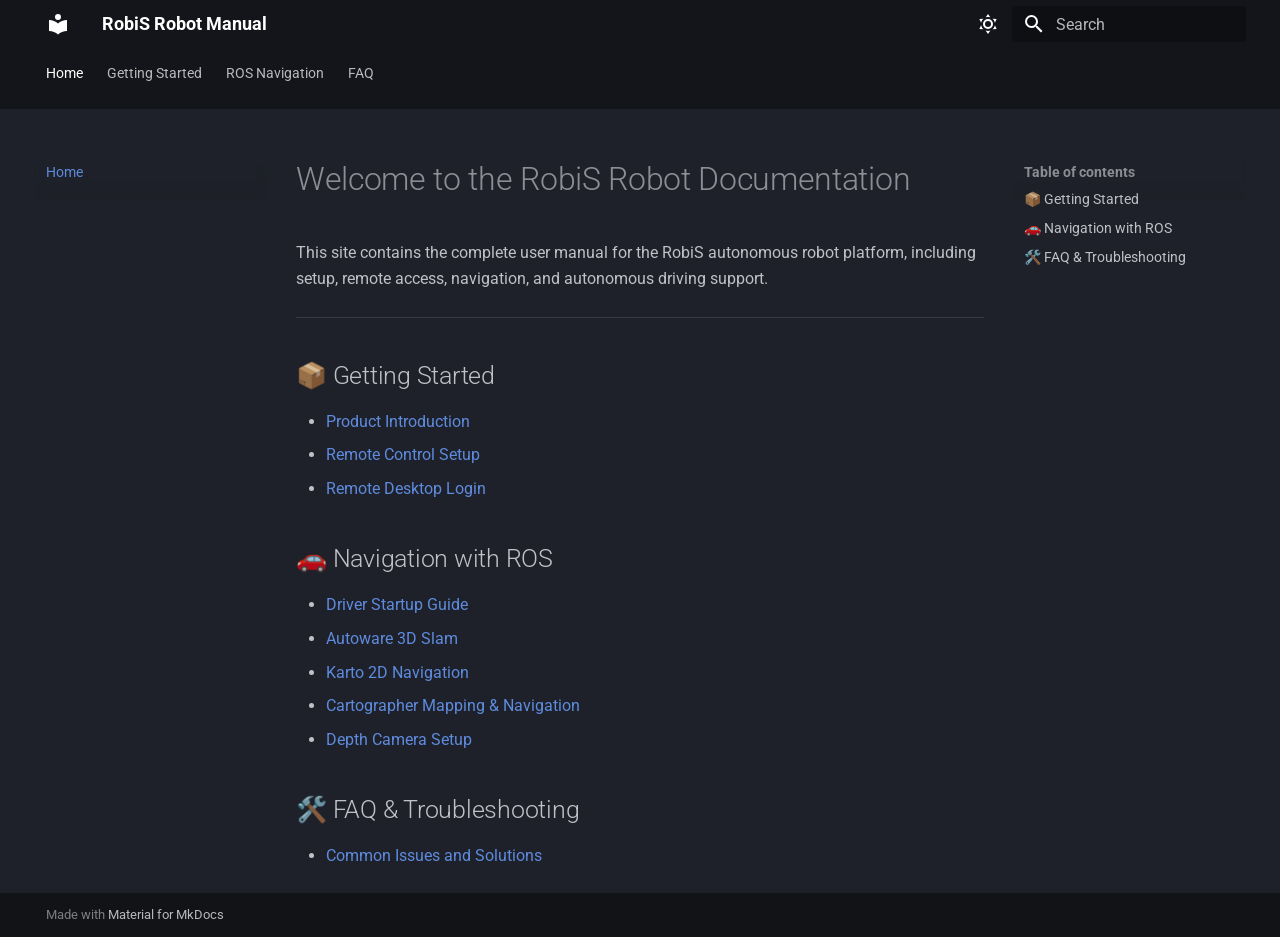
<file: index.html>
<!doctype html>
<html lang="en" class="no-js">
  <head>
    
      <meta charset="utf-8">
      <meta name="viewport" content="width=device-width,initial-scale=1">
      
      
      
      
      
        <link rel="next" href="getting-started/introduction/">
      
      
        
      
      
      <link rel="icon" href="assets/images/favicon.png">
      <meta name="generator" content="mkdocs-1.6.1, mkdocs-material-9.7.0">
    
    
      
        <title>RobiS Robot Manual</title>
      
    
    
      <link rel="stylesheet" href="assets/stylesheets/main.618322db.min.css">
      
        
        <link rel="stylesheet" href="assets/stylesheets/palette.ab4e12ef.min.css">
      
      


    
    
      
    
    
      
        
        
        <link rel="preconnect" href="https://fonts.gstatic.com" crossorigin>
        <link rel="stylesheet" href="https://fonts.googleapis.com/css?family=Roboto:300,300i,400,400i,700,700i%7CRoboto+Mono:400,400i,700,700i&display=fallback">
        <style>:root{--md-text-font:"Roboto";--md-code-font:"Roboto Mono"}</style>
      
    
    
      <link rel="stylesheet" href="assets/custom.css">
    
    <script>__md_scope=new URL(".",location),__md_hash=e=>[...e].reduce(((e,_)=>(e<<5)-e+_.charCodeAt(0)),0),__md_get=(e,_=localStorage,t=__md_scope)=>JSON.parse(_.getItem(t.pathname+"."+e)),__md_set=(e,_,t=localStorage,a=__md_scope)=>{try{t.setItem(a.pathname+"."+e,JSON.stringify(_))}catch(e){}}</script>
    
      

    
    
  </head>
  
  
    
    
      
    
    
    
    
    <body dir="ltr" data-md-color-scheme="slate" data-md-color-primary="black" data-md-color-accent="teal">
  
    
    <input class="md-toggle" data-md-toggle="drawer" type="checkbox" id="__drawer" autocomplete="off">
    <input class="md-toggle" data-md-toggle="search" type="checkbox" id="__search" autocomplete="off">
    <label class="md-overlay" for="__drawer"></label>
    <div data-md-component="skip">
      
        
        <a href="#welcome-to-the-robis-robot-documentation" class="md-skip">
          Skip to content
        </a>
      
    </div>
    <div data-md-component="announce">
      
    </div>
    
    
      

<header class="md-header" data-md-component="header">
  <nav class="md-header__inner md-grid" aria-label="Header">
    <a href="." title="RobiS Robot Manual" class="md-header__button md-logo" aria-label="RobiS Robot Manual" data-md-component="logo">
      
  
  <svg xmlns="http://www.w3.org/2000/svg" viewBox="0 0 24 24"><path d="M12 8a3 3 0 0 0 3-3 3 3 0 0 0-3-3 3 3 0 0 0-3 3 3 3 0 0 0 3 3m0 3.54C9.64 9.35 6.5 8 3 8v11c3.5 0 6.64 1.35 9 3.54 2.36-2.19 5.5-3.54 9-3.54V8c-3.5 0-6.64 1.35-9 3.54"/></svg>

    </a>
    <label class="md-header__button md-icon" for="__drawer">
      
      <svg xmlns="http://www.w3.org/2000/svg" viewBox="0 0 24 24"><path d="M3 6h18v2H3zm0 5h18v2H3zm0 5h18v2H3z"/></svg>
    </label>
    <div class="md-header__title" data-md-component="header-title">
      <div class="md-header__ellipsis">
        <div class="md-header__topic">
          <span class="md-ellipsis">
            RobiS Robot Manual
          </span>
        </div>
        <div class="md-header__topic" data-md-component="header-topic">
          <span class="md-ellipsis">
            
              Home
            
          </span>
        </div>
      </div>
    </div>
    
      
        <form class="md-header__option" data-md-component="palette">
  
    
    
    
    <input class="md-option" data-md-color-media="" data-md-color-scheme="slate" data-md-color-primary="black" data-md-color-accent="teal"  aria-label="切换到明亮模式"  type="radio" name="__palette" id="__palette_0">
    
      <label class="md-header__button md-icon" title="切换到明亮模式" for="__palette_1" hidden>
        <svg xmlns="http://www.w3.org/2000/svg" viewBox="0 0 24 24"><path d="M12 7a5 5 0 0 1 5 5 5 5 0 0 1-5 5 5 5 0 0 1-5-5 5 5 0 0 1 5-5m0 2a3 3 0 0 0-3 3 3 3 0 0 0 3 3 3 3 0 0 0 3-3 3 3 0 0 0-3-3m0-7 2.39 3.42C13.65 5.15 12.84 5 12 5s-1.65.15-2.39.42zM3.34 7l4.16-.35A7.2 7.2 0 0 0 5.94 8.5c-.44.74-.69 1.5-.83 2.29zm.02 10 1.76-3.77a7.131 7.131 0 0 0 2.38 4.14zM20.65 7l-1.77 3.79a7.02 7.02 0 0 0-2.38-4.15zm-.01 10-4.14.36c.59-.51 1.12-1.14 1.54-1.86.42-.73.69-1.5.83-2.29zM12 22l-2.41-3.44c.74.27 1.55.44 2.41.44.82 0 1.63-.17 2.37-.44z"/></svg>
      </label>
    
  
    
    
    
    <input class="md-option" data-md-color-media="" data-md-color-scheme="default" data-md-color-primary="white" data-md-color-accent="teal"  aria-label="切换到暗黑模式"  type="radio" name="__palette" id="__palette_1">
    
      <label class="md-header__button md-icon" title="切换到暗黑模式" for="__palette_0" hidden>
        <svg xmlns="http://www.w3.org/2000/svg" viewBox="0 0 24 24"><path d="m17.75 4.09-2.53 1.94.91 3.06-2.63-1.81-2.63 1.81.91-3.06-2.53-1.94L12.44 4l1.06-3 1.06 3zm3.5 6.91-1.64 1.25.59 1.98-1.7-1.17-1.7 1.17.59-1.98L15.75 11l2.06-.05L18.5 9l.69 1.95zm-2.28 4.95c.83-.08 1.72 1.1 1.19 1.85-.32.45-.66.87-1.08 1.27C15.17 23 8.84 23 4.94 19.07c-3.91-3.9-3.91-10.24 0-14.14.4-.4.82-.76 1.27-1.08.75-.53 1.93.36 1.85 1.19-.27 2.86.69 5.83 2.89 8.02a9.96 9.96 0 0 0 8.02 2.89m-1.64 2.02a12.08 12.08 0 0 1-7.8-3.47c-2.17-2.19-3.33-5-3.49-7.82-2.81 3.14-2.7 7.96.31 10.98 3.02 3.01 7.84 3.12 10.98.31"/></svg>
      </label>
    
  
</form>
      
    
    
      <script>var palette=__md_get("__palette");if(palette&&palette.color){if("(prefers-color-scheme)"===palette.color.media){var media=matchMedia("(prefers-color-scheme: light)"),input=document.querySelector(media.matches?"[data-md-color-media='(prefers-color-scheme: light)']":"[data-md-color-media='(prefers-color-scheme: dark)']");palette.color.media=input.getAttribute("data-md-color-media"),palette.color.scheme=input.getAttribute("data-md-color-scheme"),palette.color.primary=input.getAttribute("data-md-color-primary"),palette.color.accent=input.getAttribute("data-md-color-accent")}for(var[key,value]of Object.entries(palette.color))document.body.setAttribute("data-md-color-"+key,value)}</script>
    
    
    
      
      
        <label class="md-header__button md-icon" for="__search">
          
          <svg xmlns="http://www.w3.org/2000/svg" viewBox="0 0 24 24"><path d="M9.5 3A6.5 6.5 0 0 1 16 9.5c0 1.61-.59 3.09-1.56 4.23l.27.27h.79l5 5-1.5 1.5-5-5v-.79l-.27-.27A6.52 6.52 0 0 1 9.5 16 6.5 6.5 0 0 1 3 9.5 6.5 6.5 0 0 1 9.5 3m0 2C7 5 5 7 5 9.5S7 14 9.5 14 14 12 14 9.5 12 5 9.5 5"/></svg>
        </label>
        <div class="md-search" data-md-component="search" role="dialog">
  <label class="md-search__overlay" for="__search"></label>
  <div class="md-search__inner" role="search">
    <form class="md-search__form" name="search">
      <input type="text" class="md-search__input" name="query" aria-label="Search" placeholder="Search" autocapitalize="off" autocorrect="off" autocomplete="off" spellcheck="false" data-md-component="search-query" required>
      <label class="md-search__icon md-icon" for="__search">
        
        <svg xmlns="http://www.w3.org/2000/svg" viewBox="0 0 24 24"><path d="M9.5 3A6.5 6.5 0 0 1 16 9.5c0 1.61-.59 3.09-1.56 4.23l.27.27h.79l5 5-1.5 1.5-5-5v-.79l-.27-.27A6.52 6.52 0 0 1 9.5 16 6.5 6.5 0 0 1 3 9.5 6.5 6.5 0 0 1 9.5 3m0 2C7 5 5 7 5 9.5S7 14 9.5 14 14 12 14 9.5 12 5 9.5 5"/></svg>
        
        <svg xmlns="http://www.w3.org/2000/svg" viewBox="0 0 24 24"><path d="M20 11v2H8l5.5 5.5-1.42 1.42L4.16 12l7.92-7.92L13.5 5.5 8 11z"/></svg>
      </label>
      <nav class="md-search__options" aria-label="Search">
        
        <button type="reset" class="md-search__icon md-icon" title="Clear" aria-label="Clear" tabindex="-1">
          
          <svg xmlns="http://www.w3.org/2000/svg" viewBox="0 0 24 24"><path d="M19 6.41 17.59 5 12 10.59 6.41 5 5 6.41 10.59 12 5 17.59 6.41 19 12 13.41 17.59 19 19 17.59 13.41 12z"/></svg>
        </button>
      </nav>
      
    </form>
    <div class="md-search__output">
      <div class="md-search__scrollwrap" tabindex="0" data-md-scrollfix>
        <div class="md-search-result" data-md-component="search-result">
          <div class="md-search-result__meta">
            Initializing search
          </div>
          <ol class="md-search-result__list" role="presentation"></ol>
        </div>
      </div>
    </div>
  </div>
</div>
      
    
    
  </nav>
  
</header>
    
    <div class="md-container" data-md-component="container">
      
      
        
          
            
<nav class="md-tabs" aria-label="Tabs" data-md-component="tabs">
  <div class="md-grid">
    <ul class="md-tabs__list">
      
        
  
  
  
    
  
  
    <li class="md-tabs__item md-tabs__item--active">
      <a href="." class="md-tabs__link">
        
  
  
    
  
  Home

      </a>
    </li>
  

      
        
  
  
  
  
    
    
      <li class="md-tabs__item">
        <a href="getting-started/introduction/" class="md-tabs__link">
          
  
  
  Getting Started

        </a>
      </li>
    
  

      
        
  
  
  
  
    
    
      <li class="md-tabs__item">
        <a href="navigation/ros-startup/" class="md-tabs__link">
          
  
  
  ROS Navigation

        </a>
      </li>
    
  

      
        
  
  
  
  
    <li class="md-tabs__item">
      <a href="faq/" class="md-tabs__link">
        
  
  
    
  
  FAQ

      </a>
    </li>
  

      
    </ul>
  </div>
</nav>
          
        
      
      <main class="md-main" data-md-component="main">
        <div class="md-main__inner md-grid">
          
            
              
              <div class="md-sidebar md-sidebar--primary" data-md-component="sidebar" data-md-type="navigation" >
                <div class="md-sidebar__scrollwrap">
                  <div class="md-sidebar__inner">
                    


  


<nav class="md-nav md-nav--primary md-nav--lifted" aria-label="Navigation" data-md-level="0">
  <label class="md-nav__title" for="__drawer">
    <a href="." title="RobiS Robot Manual" class="md-nav__button md-logo" aria-label="RobiS Robot Manual" data-md-component="logo">
      
  
  <svg xmlns="http://www.w3.org/2000/svg" viewBox="0 0 24 24"><path d="M12 8a3 3 0 0 0 3-3 3 3 0 0 0-3-3 3 3 0 0 0-3 3 3 3 0 0 0 3 3m0 3.54C9.64 9.35 6.5 8 3 8v11c3.5 0 6.64 1.35 9 3.54 2.36-2.19 5.5-3.54 9-3.54V8c-3.5 0-6.64 1.35-9 3.54"/></svg>

    </a>
    RobiS Robot Manual
  </label>
  
  <ul class="md-nav__list" data-md-scrollfix>
    
      
      
  
  
    
  
  
  
    <li class="md-nav__item md-nav__item--active">
      
      <input class="md-nav__toggle md-toggle" type="checkbox" id="__toc">
      
      
        
      
      
        <label class="md-nav__link md-nav__link--active" for="__toc">
          
  
  
  <span class="md-ellipsis">
    
  
    Home
  

    
  </span>
  
  

          <span class="md-nav__icon md-icon"></span>
        </label>
      
      <a href="." class="md-nav__link md-nav__link--active">
        
  
  
  <span class="md-ellipsis">
    
  
    Home
  

    
  </span>
  
  

      </a>
      
        

<nav class="md-nav md-nav--secondary" aria-label="Table of contents">
  
  
  
    
  
  
    <label class="md-nav__title" for="__toc">
      <span class="md-nav__icon md-icon"></span>
      Table of contents
    </label>
    <ul class="md-nav__list" data-md-component="toc" data-md-scrollfix>
      
        <li class="md-nav__item">
  <a href="#getting-started" class="md-nav__link">
    <span class="md-ellipsis">
      
        📦 Getting Started
      
    </span>
  </a>
  
</li>
      
        <li class="md-nav__item">
  <a href="#navigation-with-ros" class="md-nav__link">
    <span class="md-ellipsis">
      
        🚗 Navigation with ROS
      
    </span>
  </a>
  
</li>
      
        <li class="md-nav__item">
  <a href="#faq-troubleshooting" class="md-nav__link">
    <span class="md-ellipsis">
      
        🛠️ FAQ &amp; Troubleshooting
      
    </span>
  </a>
  
</li>
      
    </ul>
  
</nav>
      
    </li>
  

    
      
      
  
  
  
  
    
    
    
    
      
      
    
    
    <li class="md-nav__item md-nav__item--nested">
      
        
        
          
        
        <input class="md-nav__toggle md-toggle md-toggle--indeterminate" type="checkbox" id="__nav_2" >
        
          
          <label class="md-nav__link" for="__nav_2" id="__nav_2_label" tabindex="0">
            
  
  
  <span class="md-ellipsis">
    
  
    Getting Started
  

    
  </span>
  
  

            <span class="md-nav__icon md-icon"></span>
          </label>
        
        <nav class="md-nav" data-md-level="1" aria-labelledby="__nav_2_label" aria-expanded="false">
          <label class="md-nav__title" for="__nav_2">
            <span class="md-nav__icon md-icon"></span>
            
  
    Getting Started
  

          </label>
          <ul class="md-nav__list" data-md-scrollfix>
            
              
                
  
  
  
  
    <li class="md-nav__item">
      <a href="getting-started/introduction/" class="md-nav__link">
        
  
  
  <span class="md-ellipsis">
    
  
    Introduction
  

    
  </span>
  
  

      </a>
    </li>
  

              
            
              
                
  
  
  
  
    <li class="md-nav__item">
      <a href="getting-started/remote-control/" class="md-nav__link">
        
  
  
  <span class="md-ellipsis">
    
  
    Remote Control
  

    
  </span>
  
  

      </a>
    </li>
  

              
            
              
                
  
  
  
  
    <li class="md-nav__item">
      <a href="getting-started/remote-login/" class="md-nav__link">
        
  
  
  <span class="md-ellipsis">
    
  
    Remote Login
  

    
  </span>
  
  

      </a>
    </li>
  

              
            
          </ul>
        </nav>
      
    </li>
  

    
      
      
  
  
  
  
    
    
    
    
      
      
    
    
    <li class="md-nav__item md-nav__item--nested">
      
        
        
          
        
        <input class="md-nav__toggle md-toggle md-toggle--indeterminate" type="checkbox" id="__nav_3" >
        
          
          <label class="md-nav__link" for="__nav_3" id="__nav_3_label" tabindex="0">
            
  
  
  <span class="md-ellipsis">
    
  
    ROS Navigation
  

    
  </span>
  
  

            <span class="md-nav__icon md-icon"></span>
          </label>
        
        <nav class="md-nav" data-md-level="1" aria-labelledby="__nav_3_label" aria-expanded="false">
          <label class="md-nav__title" for="__nav_3">
            <span class="md-nav__icon md-icon"></span>
            
  
    ROS Navigation
  

          </label>
          <ul class="md-nav__list" data-md-scrollfix>
            
              
                
  
  
  
  
    <li class="md-nav__item">
      <a href="navigation/ros-startup/" class="md-nav__link">
        
  
  
  <span class="md-ellipsis">
    
  
    Driver Startup
  

    
  </span>
  
  

      </a>
    </li>
  

              
            
              
                
  
  
  
  
    <li class="md-nav__item">
      <a href="navigation/Autoware/" class="md-nav__link">
        
  
  
  <span class="md-ellipsis">
    
  
    Autoware 3D Slam
  

    
  </span>
  
  

      </a>
    </li>
  

              
            
              
                
  
  
  
  
    <li class="md-nav__item">
      <a href="navigation/lidar-navigation/" class="md-nav__link">
        
  
  
  <span class="md-ellipsis">
    
  
    Karto 2D Navigation
  

    
  </span>
  
  

      </a>
    </li>
  

              
            
              
                
  
  
  
  
    <li class="md-nav__item">
      <a href="navigation/cartographer/" class="md-nav__link">
        
  
  
  <span class="md-ellipsis">
    
  
    Cartographer Mapping & Navigation
  

    
  </span>
  
  

      </a>
    </li>
  

              
            
              
                
  
  
  
  
    <li class="md-nav__item">
      <a href="navigation/depth-camera/" class="md-nav__link">
        
  
  
  <span class="md-ellipsis">
    
  
    Depth Camera
  

    
  </span>
  
  

      </a>
    </li>
  

              
            
          </ul>
        </nav>
      
    </li>
  

    
      
      
  
  
  
  
    <li class="md-nav__item">
      <a href="faq/" class="md-nav__link">
        
  
  
  <span class="md-ellipsis">
    
  
    FAQ
  

    
  </span>
  
  

      </a>
    </li>
  

    
  </ul>
</nav>
                  </div>
                </div>
              </div>
            
            
              
              <div class="md-sidebar md-sidebar--secondary" data-md-component="sidebar" data-md-type="toc" >
                <div class="md-sidebar__scrollwrap">
                  <div class="md-sidebar__inner">
                    

<nav class="md-nav md-nav--secondary" aria-label="Table of contents">
  
  
  
    
  
  
    <label class="md-nav__title" for="__toc">
      <span class="md-nav__icon md-icon"></span>
      Table of contents
    </label>
    <ul class="md-nav__list" data-md-component="toc" data-md-scrollfix>
      
        <li class="md-nav__item">
  <a href="#getting-started" class="md-nav__link">
    <span class="md-ellipsis">
      
        📦 Getting Started
      
    </span>
  </a>
  
</li>
      
        <li class="md-nav__item">
  <a href="#navigation-with-ros" class="md-nav__link">
    <span class="md-ellipsis">
      
        🚗 Navigation with ROS
      
    </span>
  </a>
  
</li>
      
        <li class="md-nav__item">
  <a href="#faq-troubleshooting" class="md-nav__link">
    <span class="md-ellipsis">
      
        🛠️ FAQ &amp; Troubleshooting
      
    </span>
  </a>
  
</li>
      
    </ul>
  
</nav>
                  </div>
                </div>
              </div>
            
          
          
            <div class="md-content" data-md-component="content">
              
              <article class="md-content__inner md-typeset">
                
                  



<h1 id="welcome-to-the-robis-robot-documentation">Welcome to the RobiS Robot Documentation</h1>
<p>This site contains the complete user manual for the RobiS autonomous robot platform, including setup, remote access, navigation, and autonomous driving support.</p>
<hr />
<h2 id="getting-started">📦 Getting Started</h2>
<ul>
<li><a href="getting-started/introduction/">Product Introduction</a></li>
<li><a href="getting-started/remote-control/">Remote Control Setup</a></li>
<li><a href="getting-started/remote-login/">Remote Desktop Login</a></li>
</ul>
<h2 id="navigation-with-ros">🚗 Navigation with ROS</h2>
<ul>
<li><a href="navigation/ros-startup/">Driver Startup Guide</a></li>
<li><a href="navigation/Autoware/">Autoware 3D Slam</a></li>
<li><a href="navigation/lidar-navigation/">Karto 2D Navigation</a></li>
<li><a href="navigation/cartographer/">Cartographer Mapping &amp; Navigation</a></li>
<li><a href="navigation/depth-camera/">Depth Camera Setup</a></li>
</ul>
<!-- ## 🤖 Autoware Autonomous Mode

- [3D SLAM & Navigation](autoware/3d-navigation.md) -->

<h2 id="faq-troubleshooting">🛠️ FAQ &amp; Troubleshooting</h2>
<ul>
<li><a href="faq/">Common Issues and Solutions</a></li>
</ul>












                
              </article>
            </div>
          
          
<script>var target=document.getElementById(location.hash.slice(1));target&&target.name&&(target.checked=target.name.startsWith("__tabbed_"))</script>
        </div>
        
          <button type="button" class="md-top md-icon" data-md-component="top" hidden>
  
  <svg xmlns="http://www.w3.org/2000/svg" viewBox="0 0 24 24"><path d="M13 20h-2V8l-5.5 5.5-1.42-1.42L12 4.16l7.92 7.92-1.42 1.42L13 8z"/></svg>
  Back to top
</button>
        
      </main>
      
        <footer class="md-footer">
  
  <div class="md-footer-meta md-typeset">
    <div class="md-footer-meta__inner md-grid">
      <div class="md-copyright">
  
  
    Made with
    <a href="https://squidfunk.github.io/mkdocs-material/" target="_blank" rel="noopener">
      Material for MkDocs
    </a>
  
</div>
      
    </div>
  </div>
</footer>
      
    </div>
    <div class="md-dialog" data-md-component="dialog">
      <div class="md-dialog__inner md-typeset"></div>
    </div>
    
    
    
      
      
      <script id="__config" type="application/json">{"annotate": null, "base": ".", "features": ["navigation.tabs", "navigation.top", "content.code.annotate", "content.action.edit", "navigation.expand"], "search": "assets/javascripts/workers/search.7a47a382.min.js", "tags": null, "translations": {"clipboard.copied": "Copied to clipboard", "clipboard.copy": "Copy to clipboard", "search.result.more.one": "1 more on this page", "search.result.more.other": "# more on this page", "search.result.none": "No matching documents", "search.result.one": "1 matching document", "search.result.other": "# matching documents", "search.result.placeholder": "Type to start searching", "search.result.term.missing": "Missing", "select.version": "Select version"}, "version": null}</script>
    
    
      <script src="assets/javascripts/bundle.e71a0d61.min.js"></script>
      
    
  </body>
</html>
</file>
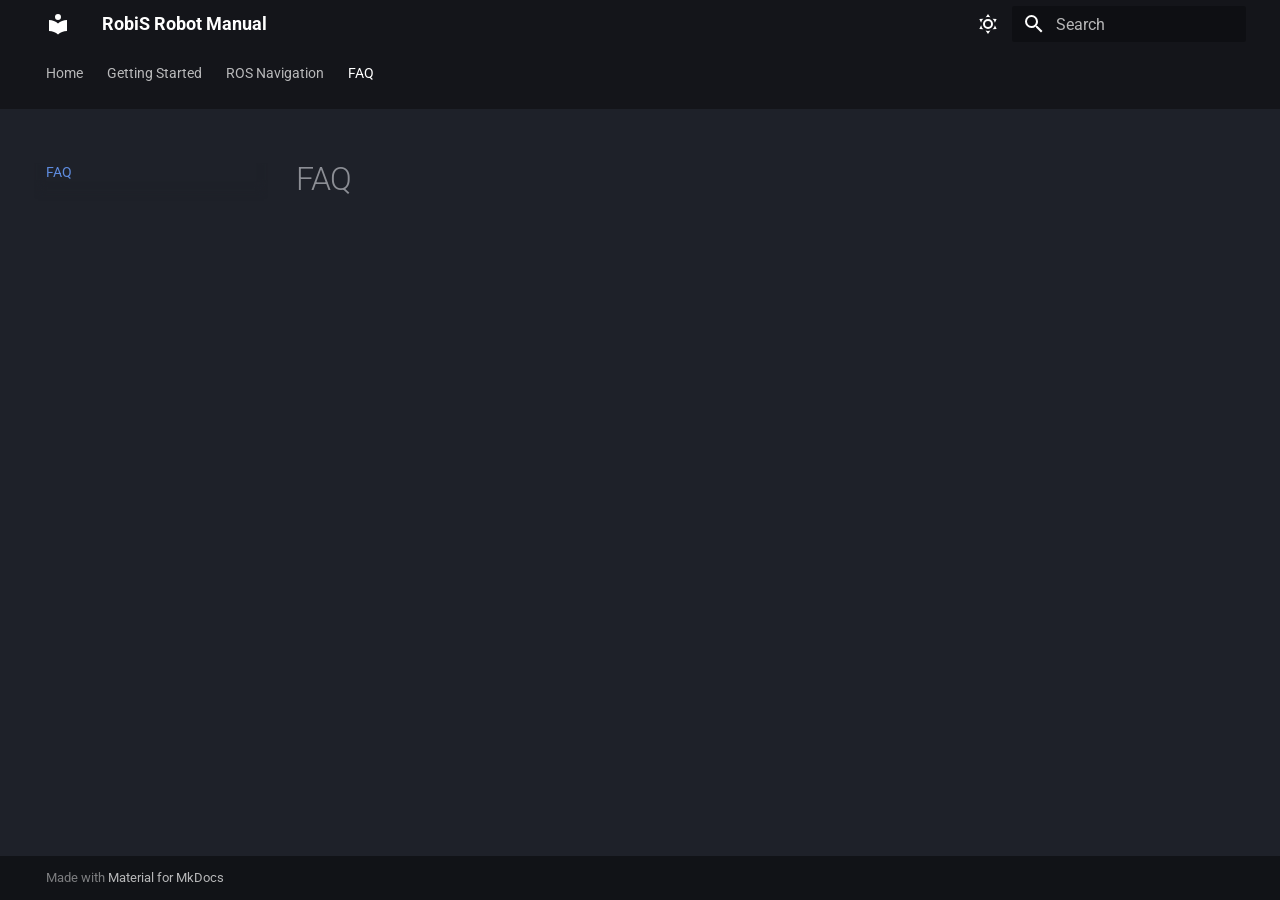
<file: faq/index.html>
<!doctype html>
<html lang="en" class="no-js">
  <head>
    
      <meta charset="utf-8">
      <meta name="viewport" content="width=device-width,initial-scale=1">
      
      
      
      
        <link rel="prev" href="../navigation/depth-camera/">
      
      
      
        
      
      
      <link rel="icon" href="../assets/images/favicon.png">
      <meta name="generator" content="mkdocs-1.6.1, mkdocs-material-9.7.0">
    
    
      
        <title>FAQ - RobiS Robot Manual</title>
      
    
    
      <link rel="stylesheet" href="../assets/stylesheets/main.618322db.min.css">
      
        
        <link rel="stylesheet" href="../assets/stylesheets/palette.ab4e12ef.min.css">
      
      


    
    
      
    
    
      
        
        
        <link rel="preconnect" href="https://fonts.gstatic.com" crossorigin>
        <link rel="stylesheet" href="https://fonts.googleapis.com/css?family=Roboto:300,300i,400,400i,700,700i%7CRoboto+Mono:400,400i,700,700i&display=fallback">
        <style>:root{--md-text-font:"Roboto";--md-code-font:"Roboto Mono"}</style>
      
    
    
      <link rel="stylesheet" href="../assets/custom.css">
    
    <script>__md_scope=new URL("..",location),__md_hash=e=>[...e].reduce(((e,_)=>(e<<5)-e+_.charCodeAt(0)),0),__md_get=(e,_=localStorage,t=__md_scope)=>JSON.parse(_.getItem(t.pathname+"."+e)),__md_set=(e,_,t=localStorage,a=__md_scope)=>{try{t.setItem(a.pathname+"."+e,JSON.stringify(_))}catch(e){}}</script>
    
      

    
    
  </head>
  
  
    
    
      
    
    
    
    
    <body dir="ltr" data-md-color-scheme="slate" data-md-color-primary="black" data-md-color-accent="teal">
  
    
    <input class="md-toggle" data-md-toggle="drawer" type="checkbox" id="__drawer" autocomplete="off">
    <input class="md-toggle" data-md-toggle="search" type="checkbox" id="__search" autocomplete="off">
    <label class="md-overlay" for="__drawer"></label>
    <div data-md-component="skip">
      
    </div>
    <div data-md-component="announce">
      
    </div>
    
    
      

<header class="md-header" data-md-component="header">
  <nav class="md-header__inner md-grid" aria-label="Header">
    <a href=".." title="RobiS Robot Manual" class="md-header__button md-logo" aria-label="RobiS Robot Manual" data-md-component="logo">
      
  
  <svg xmlns="http://www.w3.org/2000/svg" viewBox="0 0 24 24"><path d="M12 8a3 3 0 0 0 3-3 3 3 0 0 0-3-3 3 3 0 0 0-3 3 3 3 0 0 0 3 3m0 3.54C9.64 9.35 6.5 8 3 8v11c3.5 0 6.64 1.35 9 3.54 2.36-2.19 5.5-3.54 9-3.54V8c-3.5 0-6.64 1.35-9 3.54"/></svg>

    </a>
    <label class="md-header__button md-icon" for="__drawer">
      
      <svg xmlns="http://www.w3.org/2000/svg" viewBox="0 0 24 24"><path d="M3 6h18v2H3zm0 5h18v2H3zm0 5h18v2H3z"/></svg>
    </label>
    <div class="md-header__title" data-md-component="header-title">
      <div class="md-header__ellipsis">
        <div class="md-header__topic">
          <span class="md-ellipsis">
            RobiS Robot Manual
          </span>
        </div>
        <div class="md-header__topic" data-md-component="header-topic">
          <span class="md-ellipsis">
            
              FAQ
            
          </span>
        </div>
      </div>
    </div>
    
      
        <form class="md-header__option" data-md-component="palette">
  
    
    
    
    <input class="md-option" data-md-color-media="" data-md-color-scheme="slate" data-md-color-primary="black" data-md-color-accent="teal"  aria-label="切换到明亮模式"  type="radio" name="__palette" id="__palette_0">
    
      <label class="md-header__button md-icon" title="切换到明亮模式" for="__palette_1" hidden>
        <svg xmlns="http://www.w3.org/2000/svg" viewBox="0 0 24 24"><path d="M12 7a5 5 0 0 1 5 5 5 5 0 0 1-5 5 5 5 0 0 1-5-5 5 5 0 0 1 5-5m0 2a3 3 0 0 0-3 3 3 3 0 0 0 3 3 3 3 0 0 0 3-3 3 3 0 0 0-3-3m0-7 2.39 3.42C13.65 5.15 12.84 5 12 5s-1.65.15-2.39.42zM3.34 7l4.16-.35A7.2 7.2 0 0 0 5.94 8.5c-.44.74-.69 1.5-.83 2.29zm.02 10 1.76-3.77a7.131 7.131 0 0 0 2.38 4.14zM20.65 7l-1.77 3.79a7.02 7.02 0 0 0-2.38-4.15zm-.01 10-4.14.36c.59-.51 1.12-1.14 1.54-1.86.42-.73.69-1.5.83-2.29zM12 22l-2.41-3.44c.74.27 1.55.44 2.41.44.82 0 1.63-.17 2.37-.44z"/></svg>
      </label>
    
  
    
    
    
    <input class="md-option" data-md-color-media="" data-md-color-scheme="default" data-md-color-primary="white" data-md-color-accent="teal"  aria-label="切换到暗黑模式"  type="radio" name="__palette" id="__palette_1">
    
      <label class="md-header__button md-icon" title="切换到暗黑模式" for="__palette_0" hidden>
        <svg xmlns="http://www.w3.org/2000/svg" viewBox="0 0 24 24"><path d="m17.75 4.09-2.53 1.94.91 3.06-2.63-1.81-2.63 1.81.91-3.06-2.53-1.94L12.44 4l1.06-3 1.06 3zm3.5 6.91-1.64 1.25.59 1.98-1.7-1.17-1.7 1.17.59-1.98L15.75 11l2.06-.05L18.5 9l.69 1.95zm-2.28 4.95c.83-.08 1.72 1.1 1.19 1.85-.32.45-.66.87-1.08 1.27C15.17 23 8.84 23 4.94 19.07c-3.91-3.9-3.91-10.24 0-14.14.4-.4.82-.76 1.27-1.08.75-.53 1.93.36 1.85 1.19-.27 2.86.69 5.83 2.89 8.02a9.96 9.96 0 0 0 8.02 2.89m-1.64 2.02a12.08 12.08 0 0 1-7.8-3.47c-2.17-2.19-3.33-5-3.49-7.82-2.81 3.14-2.7 7.96.31 10.98 3.02 3.01 7.84 3.12 10.98.31"/></svg>
      </label>
    
  
</form>
      
    
    
      <script>var palette=__md_get("__palette");if(palette&&palette.color){if("(prefers-color-scheme)"===palette.color.media){var media=matchMedia("(prefers-color-scheme: light)"),input=document.querySelector(media.matches?"[data-md-color-media='(prefers-color-scheme: light)']":"[data-md-color-media='(prefers-color-scheme: dark)']");palette.color.media=input.getAttribute("data-md-color-media"),palette.color.scheme=input.getAttribute("data-md-color-scheme"),palette.color.primary=input.getAttribute("data-md-color-primary"),palette.color.accent=input.getAttribute("data-md-color-accent")}for(var[key,value]of Object.entries(palette.color))document.body.setAttribute("data-md-color-"+key,value)}</script>
    
    
    
      
      
        <label class="md-header__button md-icon" for="__search">
          
          <svg xmlns="http://www.w3.org/2000/svg" viewBox="0 0 24 24"><path d="M9.5 3A6.5 6.5 0 0 1 16 9.5c0 1.61-.59 3.09-1.56 4.23l.27.27h.79l5 5-1.5 1.5-5-5v-.79l-.27-.27A6.52 6.52 0 0 1 9.5 16 6.5 6.5 0 0 1 3 9.5 6.5 6.5 0 0 1 9.5 3m0 2C7 5 5 7 5 9.5S7 14 9.5 14 14 12 14 9.5 12 5 9.5 5"/></svg>
        </label>
        <div class="md-search" data-md-component="search" role="dialog">
  <label class="md-search__overlay" for="__search"></label>
  <div class="md-search__inner" role="search">
    <form class="md-search__form" name="search">
      <input type="text" class="md-search__input" name="query" aria-label="Search" placeholder="Search" autocapitalize="off" autocorrect="off" autocomplete="off" spellcheck="false" data-md-component="search-query" required>
      <label class="md-search__icon md-icon" for="__search">
        
        <svg xmlns="http://www.w3.org/2000/svg" viewBox="0 0 24 24"><path d="M9.5 3A6.5 6.5 0 0 1 16 9.5c0 1.61-.59 3.09-1.56 4.23l.27.27h.79l5 5-1.5 1.5-5-5v-.79l-.27-.27A6.52 6.52 0 0 1 9.5 16 6.5 6.5 0 0 1 3 9.5 6.5 6.5 0 0 1 9.5 3m0 2C7 5 5 7 5 9.5S7 14 9.5 14 14 12 14 9.5 12 5 9.5 5"/></svg>
        
        <svg xmlns="http://www.w3.org/2000/svg" viewBox="0 0 24 24"><path d="M20 11v2H8l5.5 5.5-1.42 1.42L4.16 12l7.92-7.92L13.5 5.5 8 11z"/></svg>
      </label>
      <nav class="md-search__options" aria-label="Search">
        
        <button type="reset" class="md-search__icon md-icon" title="Clear" aria-label="Clear" tabindex="-1">
          
          <svg xmlns="http://www.w3.org/2000/svg" viewBox="0 0 24 24"><path d="M19 6.41 17.59 5 12 10.59 6.41 5 5 6.41 10.59 12 5 17.59 6.41 19 12 13.41 17.59 19 19 17.59 13.41 12z"/></svg>
        </button>
      </nav>
      
    </form>
    <div class="md-search__output">
      <div class="md-search__scrollwrap" tabindex="0" data-md-scrollfix>
        <div class="md-search-result" data-md-component="search-result">
          <div class="md-search-result__meta">
            Initializing search
          </div>
          <ol class="md-search-result__list" role="presentation"></ol>
        </div>
      </div>
    </div>
  </div>
</div>
      
    
    
  </nav>
  
</header>
    
    <div class="md-container" data-md-component="container">
      
      
        
          
            
<nav class="md-tabs" aria-label="Tabs" data-md-component="tabs">
  <div class="md-grid">
    <ul class="md-tabs__list">
      
        
  
  
  
  
    <li class="md-tabs__item">
      <a href=".." class="md-tabs__link">
        
  
  
    
  
  Home

      </a>
    </li>
  

      
        
  
  
  
  
    
    
      <li class="md-tabs__item">
        <a href="../getting-started/introduction/" class="md-tabs__link">
          
  
  
  Getting Started

        </a>
      </li>
    
  

      
        
  
  
  
  
    
    
      <li class="md-tabs__item">
        <a href="../navigation/ros-startup/" class="md-tabs__link">
          
  
  
  ROS Navigation

        </a>
      </li>
    
  

      
        
  
  
  
    
  
  
    <li class="md-tabs__item md-tabs__item--active">
      <a href="./" class="md-tabs__link">
        
  
  
    
  
  FAQ

      </a>
    </li>
  

      
    </ul>
  </div>
</nav>
          
        
      
      <main class="md-main" data-md-component="main">
        <div class="md-main__inner md-grid">
          
            
              
              <div class="md-sidebar md-sidebar--primary" data-md-component="sidebar" data-md-type="navigation" >
                <div class="md-sidebar__scrollwrap">
                  <div class="md-sidebar__inner">
                    


  


<nav class="md-nav md-nav--primary md-nav--lifted" aria-label="Navigation" data-md-level="0">
  <label class="md-nav__title" for="__drawer">
    <a href=".." title="RobiS Robot Manual" class="md-nav__button md-logo" aria-label="RobiS Robot Manual" data-md-component="logo">
      
  
  <svg xmlns="http://www.w3.org/2000/svg" viewBox="0 0 24 24"><path d="M12 8a3 3 0 0 0 3-3 3 3 0 0 0-3-3 3 3 0 0 0-3 3 3 3 0 0 0 3 3m0 3.54C9.64 9.35 6.5 8 3 8v11c3.5 0 6.64 1.35 9 3.54 2.36-2.19 5.5-3.54 9-3.54V8c-3.5 0-6.64 1.35-9 3.54"/></svg>

    </a>
    RobiS Robot Manual
  </label>
  
  <ul class="md-nav__list" data-md-scrollfix>
    
      
      
  
  
  
  
    <li class="md-nav__item">
      <a href=".." class="md-nav__link">
        
  
  
  <span class="md-ellipsis">
    
  
    Home
  

    
  </span>
  
  

      </a>
    </li>
  

    
      
      
  
  
  
  
    
    
    
    
      
      
    
    
    <li class="md-nav__item md-nav__item--nested">
      
        
        
          
        
        <input class="md-nav__toggle md-toggle md-toggle--indeterminate" type="checkbox" id="__nav_2" >
        
          
          <label class="md-nav__link" for="__nav_2" id="__nav_2_label" tabindex="0">
            
  
  
  <span class="md-ellipsis">
    
  
    Getting Started
  

    
  </span>
  
  

            <span class="md-nav__icon md-icon"></span>
          </label>
        
        <nav class="md-nav" data-md-level="1" aria-labelledby="__nav_2_label" aria-expanded="false">
          <label class="md-nav__title" for="__nav_2">
            <span class="md-nav__icon md-icon"></span>
            
  
    Getting Started
  

          </label>
          <ul class="md-nav__list" data-md-scrollfix>
            
              
                
  
  
  
  
    <li class="md-nav__item">
      <a href="../getting-started/introduction/" class="md-nav__link">
        
  
  
  <span class="md-ellipsis">
    
  
    Introduction
  

    
  </span>
  
  

      </a>
    </li>
  

              
            
              
                
  
  
  
  
    <li class="md-nav__item">
      <a href="../getting-started/remote-control/" class="md-nav__link">
        
  
  
  <span class="md-ellipsis">
    
  
    Remote Control
  

    
  </span>
  
  

      </a>
    </li>
  

              
            
              
                
  
  
  
  
    <li class="md-nav__item">
      <a href="../getting-started/remote-login/" class="md-nav__link">
        
  
  
  <span class="md-ellipsis">
    
  
    Remote Login
  

    
  </span>
  
  

      </a>
    </li>
  

              
            
          </ul>
        </nav>
      
    </li>
  

    
      
      
  
  
  
  
    
    
    
    
      
      
    
    
    <li class="md-nav__item md-nav__item--nested">
      
        
        
          
        
        <input class="md-nav__toggle md-toggle md-toggle--indeterminate" type="checkbox" id="__nav_3" >
        
          
          <label class="md-nav__link" for="__nav_3" id="__nav_3_label" tabindex="0">
            
  
  
  <span class="md-ellipsis">
    
  
    ROS Navigation
  

    
  </span>
  
  

            <span class="md-nav__icon md-icon"></span>
          </label>
        
        <nav class="md-nav" data-md-level="1" aria-labelledby="__nav_3_label" aria-expanded="false">
          <label class="md-nav__title" for="__nav_3">
            <span class="md-nav__icon md-icon"></span>
            
  
    ROS Navigation
  

          </label>
          <ul class="md-nav__list" data-md-scrollfix>
            
              
                
  
  
  
  
    <li class="md-nav__item">
      <a href="../navigation/ros-startup/" class="md-nav__link">
        
  
  
  <span class="md-ellipsis">
    
  
    Driver Startup
  

    
  </span>
  
  

      </a>
    </li>
  

              
            
              
                
  
  
  
  
    <li class="md-nav__item">
      <a href="../navigation/Autoware/" class="md-nav__link">
        
  
  
  <span class="md-ellipsis">
    
  
    Autoware 3D Slam
  

    
  </span>
  
  

      </a>
    </li>
  

              
            
              
                
  
  
  
  
    <li class="md-nav__item">
      <a href="../navigation/lidar-navigation/" class="md-nav__link">
        
  
  
  <span class="md-ellipsis">
    
  
    Karto 2D Navigation
  

    
  </span>
  
  

      </a>
    </li>
  

              
            
              
                
  
  
  
  
    <li class="md-nav__item">
      <a href="../navigation/cartographer/" class="md-nav__link">
        
  
  
  <span class="md-ellipsis">
    
  
    Cartographer Mapping & Navigation
  

    
  </span>
  
  

      </a>
    </li>
  

              
            
              
                
  
  
  
  
    <li class="md-nav__item">
      <a href="../navigation/depth-camera/" class="md-nav__link">
        
  
  
  <span class="md-ellipsis">
    
  
    Depth Camera
  

    
  </span>
  
  

      </a>
    </li>
  

              
            
          </ul>
        </nav>
      
    </li>
  

    
      
      
  
  
    
  
  
  
    <li class="md-nav__item md-nav__item--active">
      
      <input class="md-nav__toggle md-toggle" type="checkbox" id="__toc">
      
      
      
      <a href="./" class="md-nav__link md-nav__link--active">
        
  
  
  <span class="md-ellipsis">
    
  
    FAQ
  

    
  </span>
  
  

      </a>
      
    </li>
  

    
  </ul>
</nav>
                  </div>
                </div>
              </div>
            
            
              
              <div class="md-sidebar md-sidebar--secondary" data-md-component="sidebar" data-md-type="toc" >
                <div class="md-sidebar__scrollwrap">
                  <div class="md-sidebar__inner">
                    

<nav class="md-nav md-nav--secondary" aria-label="Table of contents">
  
  
  
  
</nav>
                  </div>
                </div>
              </div>
            
          
          
            <div class="md-content" data-md-component="content">
              
              <article class="md-content__inner md-typeset">
                
                  



  <h1>FAQ</h1>














                
              </article>
            </div>
          
          
<script>var target=document.getElementById(location.hash.slice(1));target&&target.name&&(target.checked=target.name.startsWith("__tabbed_"))</script>
        </div>
        
          <button type="button" class="md-top md-icon" data-md-component="top" hidden>
  
  <svg xmlns="http://www.w3.org/2000/svg" viewBox="0 0 24 24"><path d="M13 20h-2V8l-5.5 5.5-1.42-1.42L12 4.16l7.92 7.92-1.42 1.42L13 8z"/></svg>
  Back to top
</button>
        
      </main>
      
        <footer class="md-footer">
  
  <div class="md-footer-meta md-typeset">
    <div class="md-footer-meta__inner md-grid">
      <div class="md-copyright">
  
  
    Made with
    <a href="https://squidfunk.github.io/mkdocs-material/" target="_blank" rel="noopener">
      Material for MkDocs
    </a>
  
</div>
      
    </div>
  </div>
</footer>
      
    </div>
    <div class="md-dialog" data-md-component="dialog">
      <div class="md-dialog__inner md-typeset"></div>
    </div>
    
    
    
      
      
      <script id="__config" type="application/json">{"annotate": null, "base": "..", "features": ["navigation.tabs", "navigation.top", "content.code.annotate", "content.action.edit", "navigation.expand"], "search": "../assets/javascripts/workers/search.7a47a382.min.js", "tags": null, "translations": {"clipboard.copied": "Copied to clipboard", "clipboard.copy": "Copy to clipboard", "search.result.more.one": "1 more on this page", "search.result.more.other": "# more on this page", "search.result.none": "No matching documents", "search.result.one": "1 matching document", "search.result.other": "# matching documents", "search.result.placeholder": "Type to start searching", "search.result.term.missing": "Missing", "select.version": "Select version"}, "version": null}</script>
    
    
      <script src="../assets/javascripts/bundle.e71a0d61.min.js"></script>
      
    
  </body>
</html>
</file>
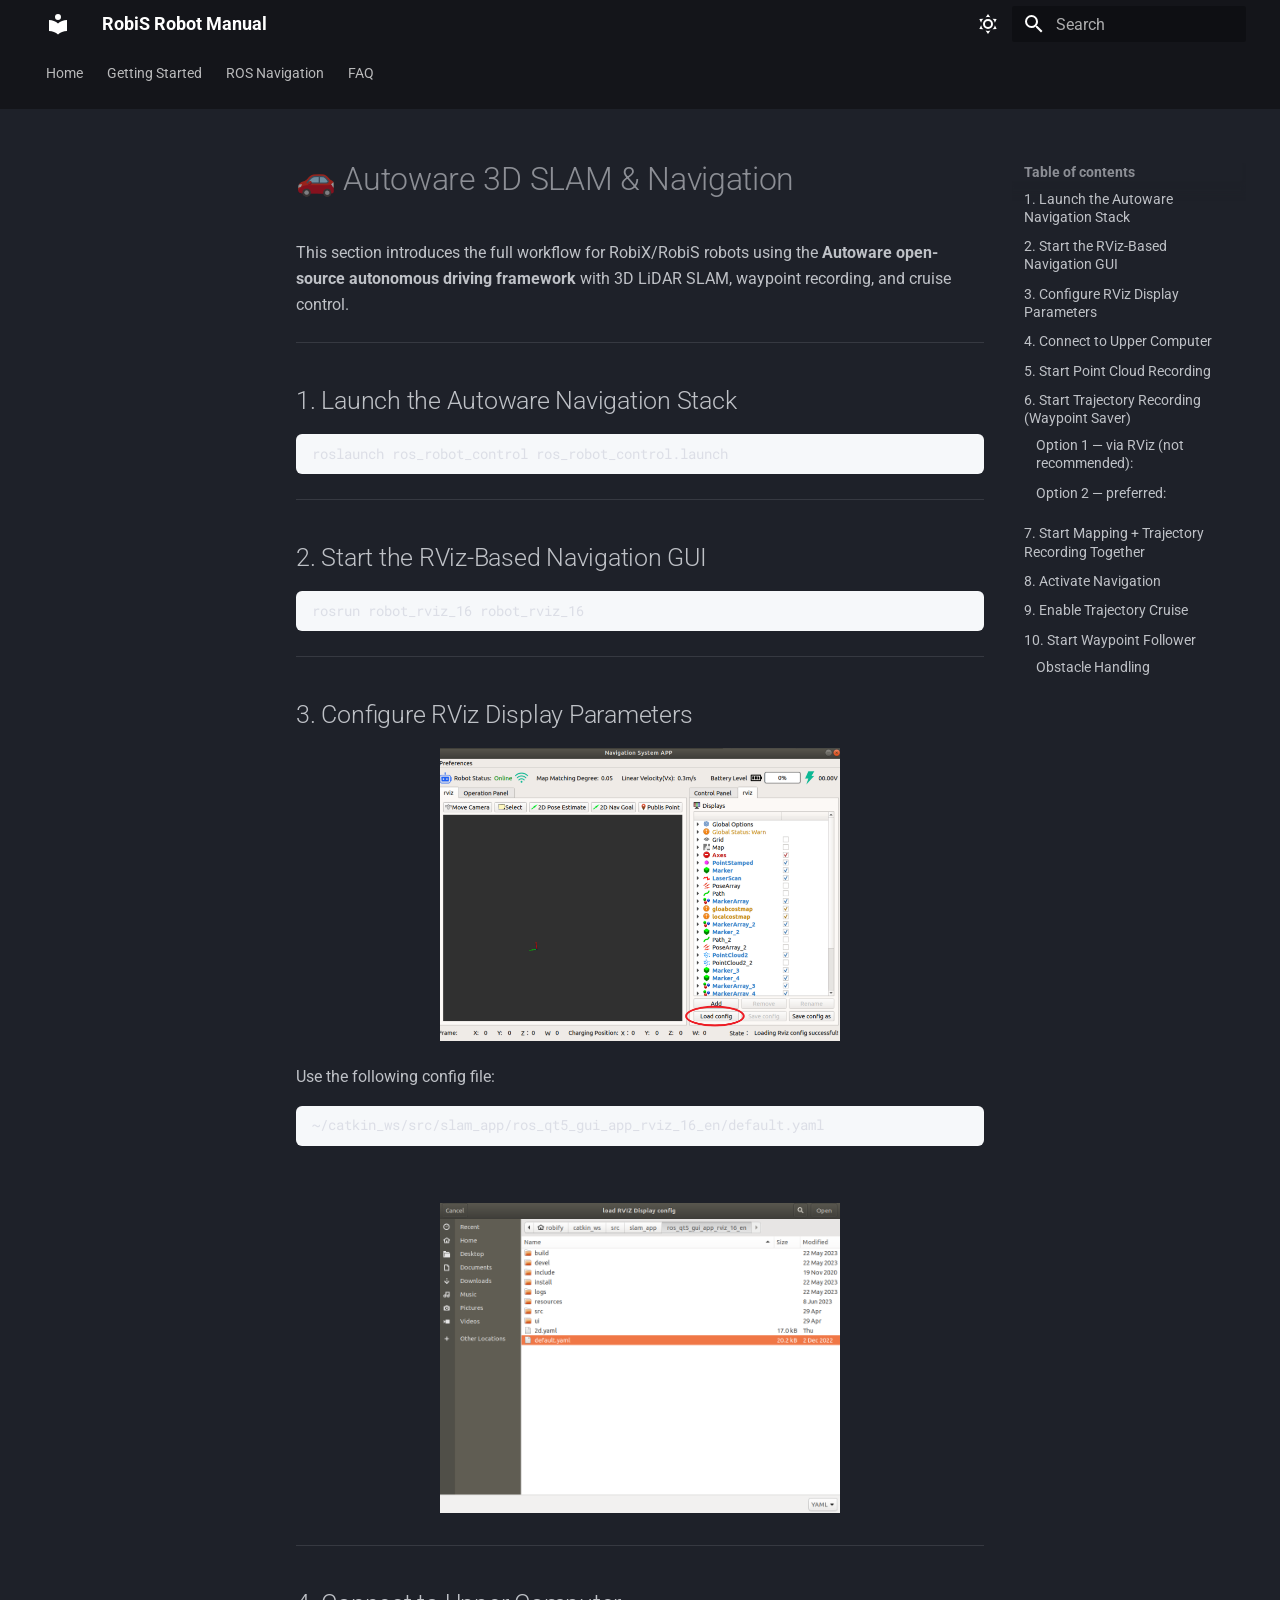
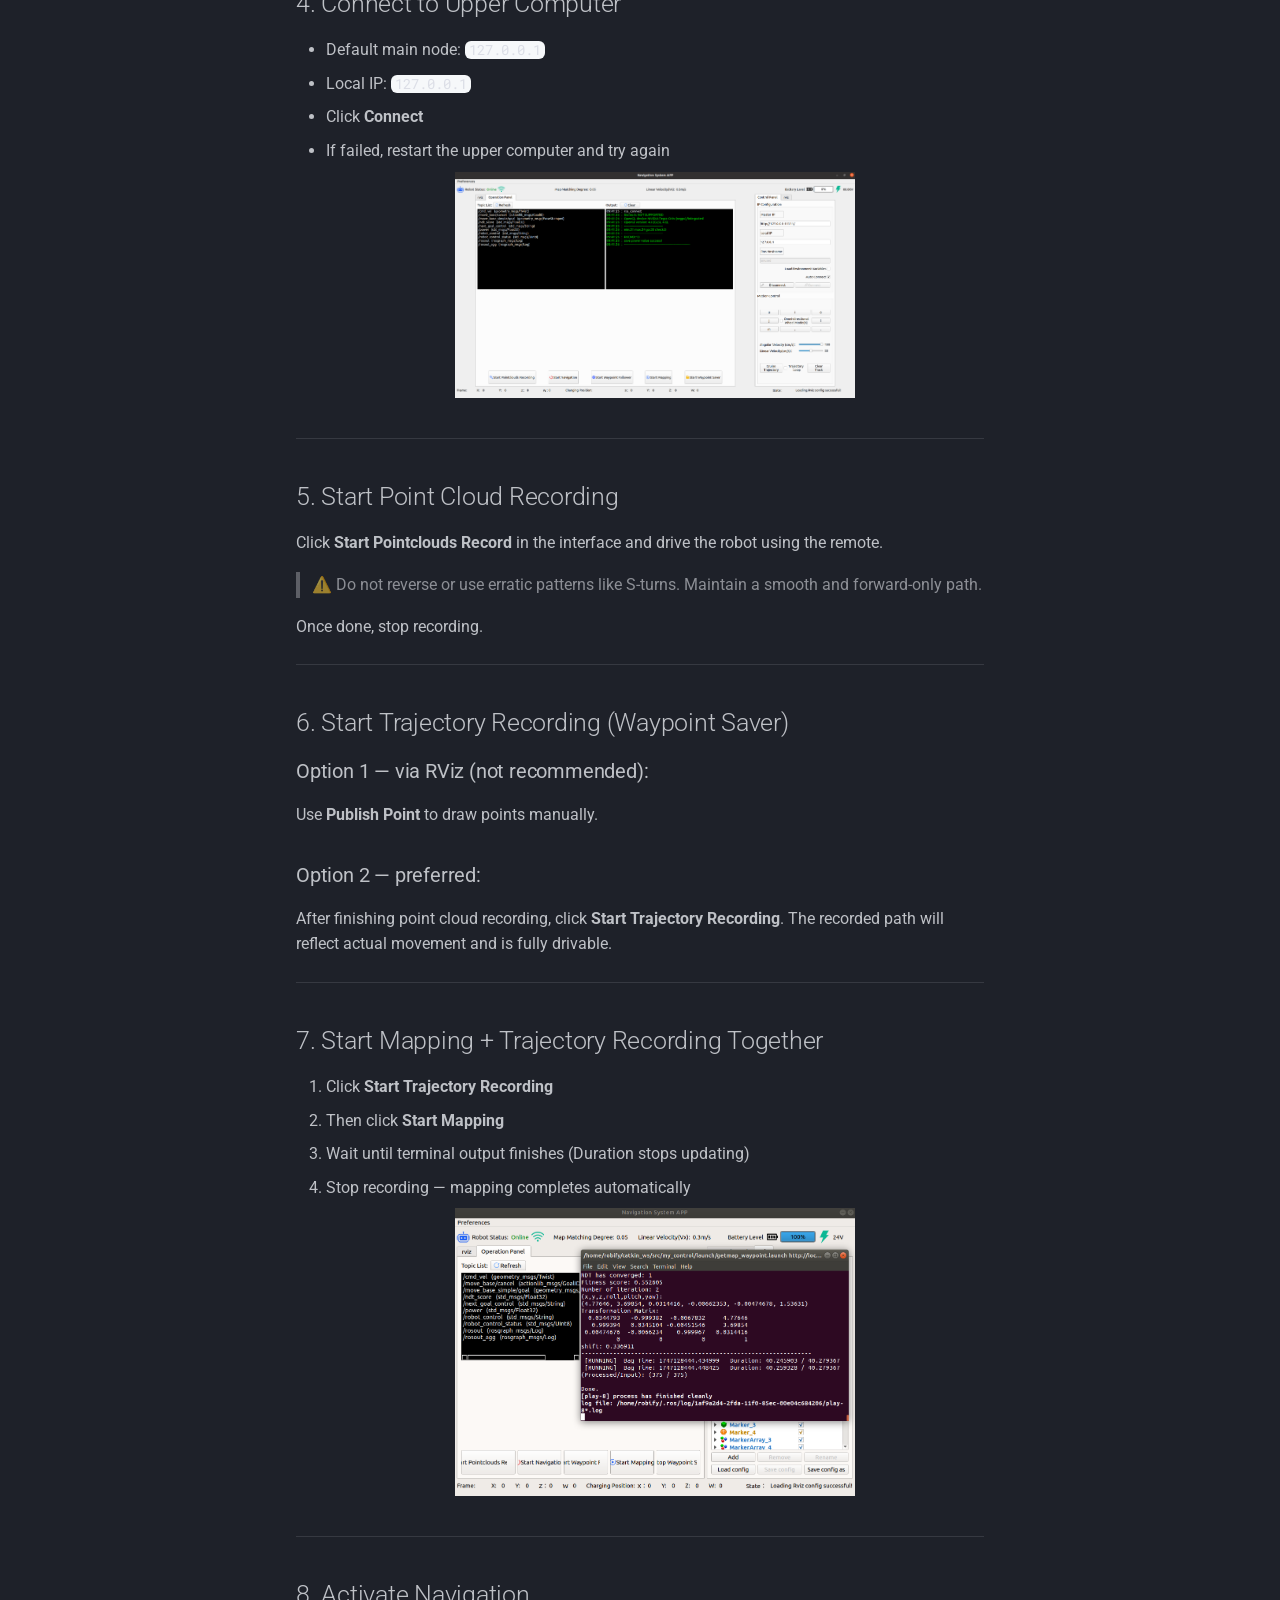
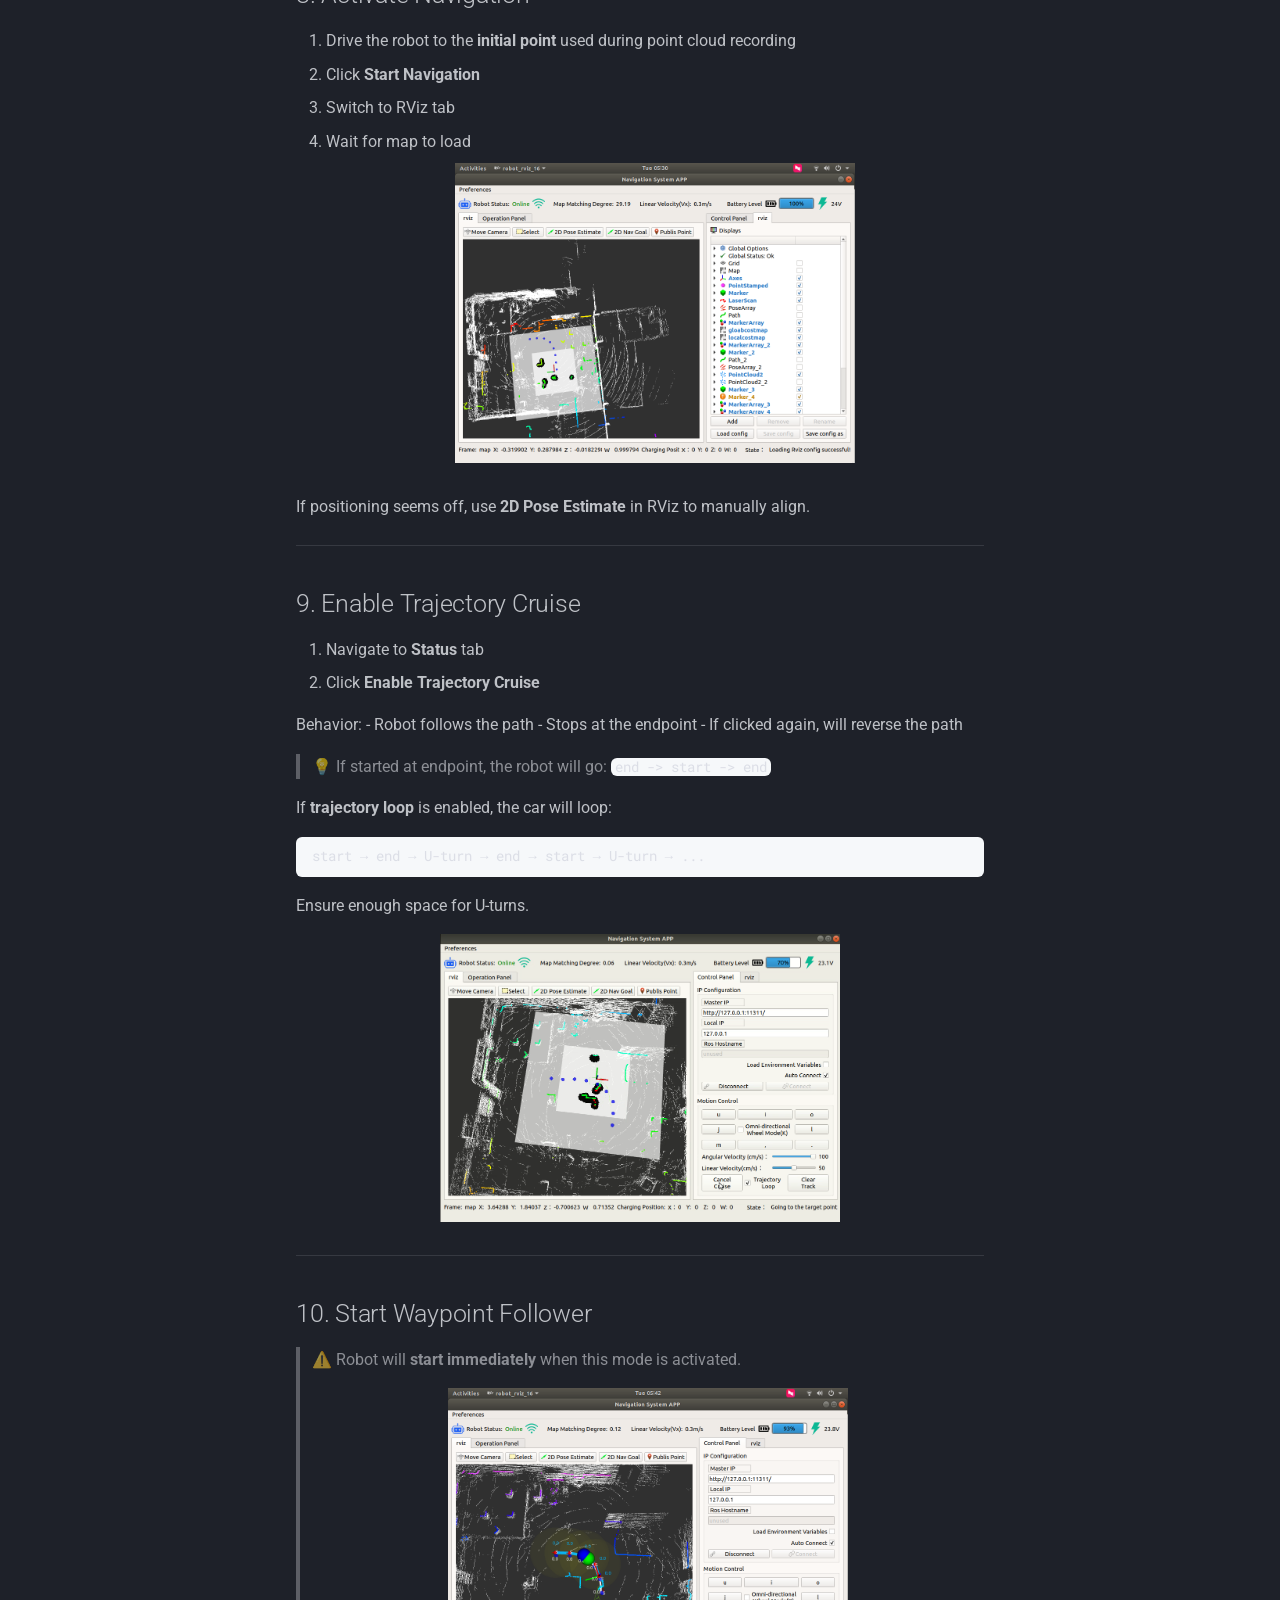
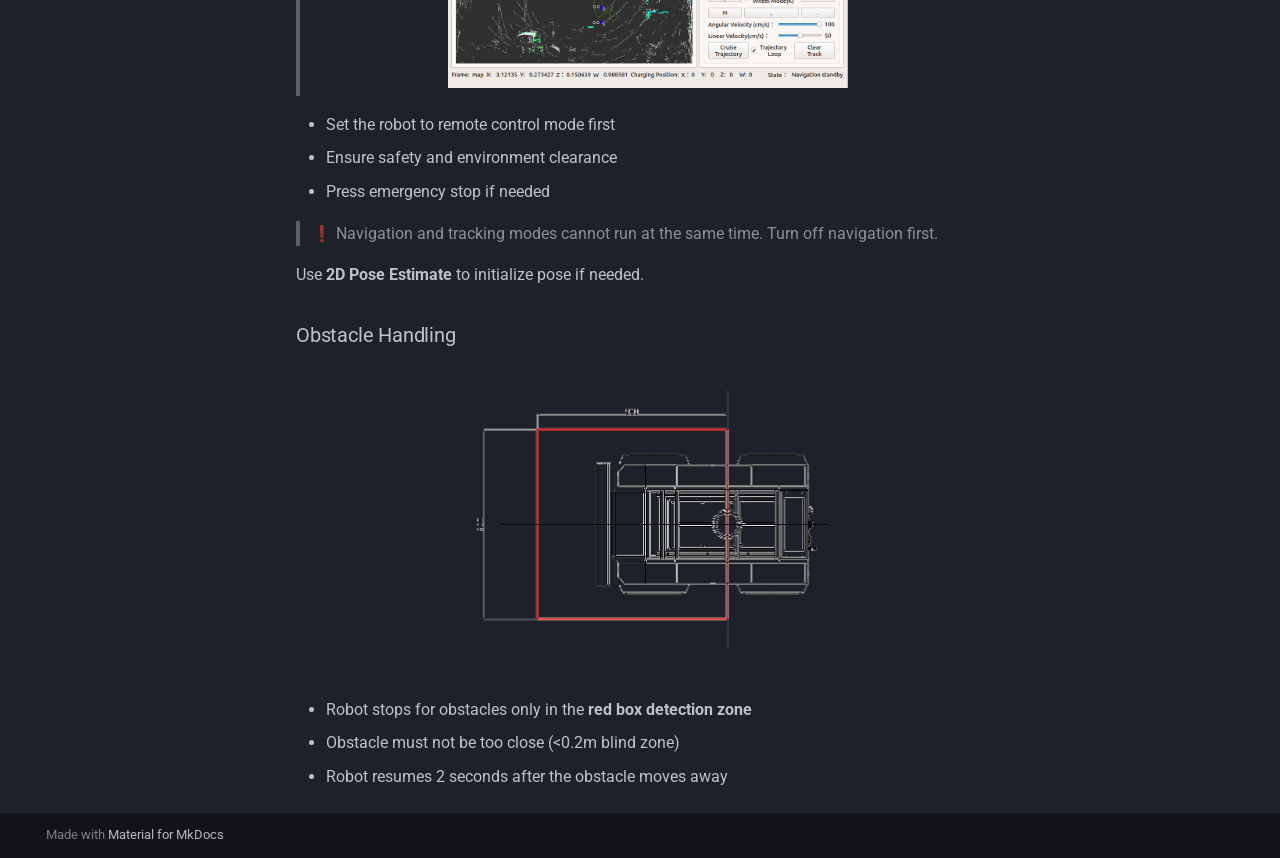
<file: autoware/3d-navigation/index.html>
<!doctype html>
<html lang="en" class="no-js">
  <head>
    
      <meta charset="utf-8">
      <meta name="viewport" content="width=device-width,initial-scale=1">
      
      
      
      
      
      
        
      
      
      <link rel="icon" href="../../assets/images/favicon.png">
      <meta name="generator" content="mkdocs-1.6.1, mkdocs-material-9.7.0">
    
    
      
        <title>🚗 Autoware 3D SLAM & Navigation - RobiS Robot Manual</title>
      
    
    
      <link rel="stylesheet" href="../../assets/stylesheets/main.618322db.min.css">
      
        
        <link rel="stylesheet" href="../../assets/stylesheets/palette.ab4e12ef.min.css">
      
      


    
    
      
    
    
      
        
        
        <link rel="preconnect" href="https://fonts.gstatic.com" crossorigin>
        <link rel="stylesheet" href="https://fonts.googleapis.com/css?family=Roboto:300,300i,400,400i,700,700i%7CRoboto+Mono:400,400i,700,700i&display=fallback">
        <style>:root{--md-text-font:"Roboto";--md-code-font:"Roboto Mono"}</style>
      
    
    
      <link rel="stylesheet" href="../../assets/custom.css">
    
    <script>__md_scope=new URL("../..",location),__md_hash=e=>[...e].reduce(((e,_)=>(e<<5)-e+_.charCodeAt(0)),0),__md_get=(e,_=localStorage,t=__md_scope)=>JSON.parse(_.getItem(t.pathname+"."+e)),__md_set=(e,_,t=localStorage,a=__md_scope)=>{try{t.setItem(a.pathname+"."+e,JSON.stringify(_))}catch(e){}}</script>
    
      

    
    
  </head>
  
  
    
    
      
    
    
    
    
    <body dir="ltr" data-md-color-scheme="slate" data-md-color-primary="black" data-md-color-accent="teal">
  
    
    <input class="md-toggle" data-md-toggle="drawer" type="checkbox" id="__drawer" autocomplete="off">
    <input class="md-toggle" data-md-toggle="search" type="checkbox" id="__search" autocomplete="off">
    <label class="md-overlay" for="__drawer"></label>
    <div data-md-component="skip">
      
        
        <a href="#autoware-3d-slam-navigation" class="md-skip">
          Skip to content
        </a>
      
    </div>
    <div data-md-component="announce">
      
    </div>
    
    
      

<header class="md-header" data-md-component="header">
  <nav class="md-header__inner md-grid" aria-label="Header">
    <a href="../.." title="RobiS Robot Manual" class="md-header__button md-logo" aria-label="RobiS Robot Manual" data-md-component="logo">
      
  
  <svg xmlns="http://www.w3.org/2000/svg" viewBox="0 0 24 24"><path d="M12 8a3 3 0 0 0 3-3 3 3 0 0 0-3-3 3 3 0 0 0-3 3 3 3 0 0 0 3 3m0 3.54C9.64 9.35 6.5 8 3 8v11c3.5 0 6.64 1.35 9 3.54 2.36-2.19 5.5-3.54 9-3.54V8c-3.5 0-6.64 1.35-9 3.54"/></svg>

    </a>
    <label class="md-header__button md-icon" for="__drawer">
      
      <svg xmlns="http://www.w3.org/2000/svg" viewBox="0 0 24 24"><path d="M3 6h18v2H3zm0 5h18v2H3zm0 5h18v2H3z"/></svg>
    </label>
    <div class="md-header__title" data-md-component="header-title">
      <div class="md-header__ellipsis">
        <div class="md-header__topic">
          <span class="md-ellipsis">
            RobiS Robot Manual
          </span>
        </div>
        <div class="md-header__topic" data-md-component="header-topic">
          <span class="md-ellipsis">
            
              🚗 Autoware 3D SLAM &amp; Navigation
            
          </span>
        </div>
      </div>
    </div>
    
      
        <form class="md-header__option" data-md-component="palette">
  
    
    
    
    <input class="md-option" data-md-color-media="" data-md-color-scheme="slate" data-md-color-primary="black" data-md-color-accent="teal"  aria-label="切换到明亮模式"  type="radio" name="__palette" id="__palette_0">
    
      <label class="md-header__button md-icon" title="切换到明亮模式" for="__palette_1" hidden>
        <svg xmlns="http://www.w3.org/2000/svg" viewBox="0 0 24 24"><path d="M12 7a5 5 0 0 1 5 5 5 5 0 0 1-5 5 5 5 0 0 1-5-5 5 5 0 0 1 5-5m0 2a3 3 0 0 0-3 3 3 3 0 0 0 3 3 3 3 0 0 0 3-3 3 3 0 0 0-3-3m0-7 2.39 3.42C13.65 5.15 12.84 5 12 5s-1.65.15-2.39.42zM3.34 7l4.16-.35A7.2 7.2 0 0 0 5.94 8.5c-.44.74-.69 1.5-.83 2.29zm.02 10 1.76-3.77a7.131 7.131 0 0 0 2.38 4.14zM20.65 7l-1.77 3.79a7.02 7.02 0 0 0-2.38-4.15zm-.01 10-4.14.36c.59-.51 1.12-1.14 1.54-1.86.42-.73.69-1.5.83-2.29zM12 22l-2.41-3.44c.74.27 1.55.44 2.41.44.82 0 1.63-.17 2.37-.44z"/></svg>
      </label>
    
  
    
    
    
    <input class="md-option" data-md-color-media="" data-md-color-scheme="default" data-md-color-primary="white" data-md-color-accent="teal"  aria-label="切换到暗黑模式"  type="radio" name="__palette" id="__palette_1">
    
      <label class="md-header__button md-icon" title="切换到暗黑模式" for="__palette_0" hidden>
        <svg xmlns="http://www.w3.org/2000/svg" viewBox="0 0 24 24"><path d="m17.75 4.09-2.53 1.94.91 3.06-2.63-1.81-2.63 1.81.91-3.06-2.53-1.94L12.44 4l1.06-3 1.06 3zm3.5 6.91-1.64 1.25.59 1.98-1.7-1.17-1.7 1.17.59-1.98L15.75 11l2.06-.05L18.5 9l.69 1.95zm-2.28 4.95c.83-.08 1.72 1.1 1.19 1.85-.32.45-.66.87-1.08 1.27C15.17 23 8.84 23 4.94 19.07c-3.91-3.9-3.91-10.24 0-14.14.4-.4.82-.76 1.27-1.08.75-.53 1.93.36 1.85 1.19-.27 2.86.69 5.83 2.89 8.02a9.96 9.96 0 0 0 8.02 2.89m-1.64 2.02a12.08 12.08 0 0 1-7.8-3.47c-2.17-2.19-3.33-5-3.49-7.82-2.81 3.14-2.7 7.96.31 10.98 3.02 3.01 7.84 3.12 10.98.31"/></svg>
      </label>
    
  
</form>
      
    
    
      <script>var palette=__md_get("__palette");if(palette&&palette.color){if("(prefers-color-scheme)"===palette.color.media){var media=matchMedia("(prefers-color-scheme: light)"),input=document.querySelector(media.matches?"[data-md-color-media='(prefers-color-scheme: light)']":"[data-md-color-media='(prefers-color-scheme: dark)']");palette.color.media=input.getAttribute("data-md-color-media"),palette.color.scheme=input.getAttribute("data-md-color-scheme"),palette.color.primary=input.getAttribute("data-md-color-primary"),palette.color.accent=input.getAttribute("data-md-color-accent")}for(var[key,value]of Object.entries(palette.color))document.body.setAttribute("data-md-color-"+key,value)}</script>
    
    
    
      
      
        <label class="md-header__button md-icon" for="__search">
          
          <svg xmlns="http://www.w3.org/2000/svg" viewBox="0 0 24 24"><path d="M9.5 3A6.5 6.5 0 0 1 16 9.5c0 1.61-.59 3.09-1.56 4.23l.27.27h.79l5 5-1.5 1.5-5-5v-.79l-.27-.27A6.52 6.52 0 0 1 9.5 16 6.5 6.5 0 0 1 3 9.5 6.5 6.5 0 0 1 9.5 3m0 2C7 5 5 7 5 9.5S7 14 9.5 14 14 12 14 9.5 12 5 9.5 5"/></svg>
        </label>
        <div class="md-search" data-md-component="search" role="dialog">
  <label class="md-search__overlay" for="__search"></label>
  <div class="md-search__inner" role="search">
    <form class="md-search__form" name="search">
      <input type="text" class="md-search__input" name="query" aria-label="Search" placeholder="Search" autocapitalize="off" autocorrect="off" autocomplete="off" spellcheck="false" data-md-component="search-query" required>
      <label class="md-search__icon md-icon" for="__search">
        
        <svg xmlns="http://www.w3.org/2000/svg" viewBox="0 0 24 24"><path d="M9.5 3A6.5 6.5 0 0 1 16 9.5c0 1.61-.59 3.09-1.56 4.23l.27.27h.79l5 5-1.5 1.5-5-5v-.79l-.27-.27A6.52 6.52 0 0 1 9.5 16 6.5 6.5 0 0 1 3 9.5 6.5 6.5 0 0 1 9.5 3m0 2C7 5 5 7 5 9.5S7 14 9.5 14 14 12 14 9.5 12 5 9.5 5"/></svg>
        
        <svg xmlns="http://www.w3.org/2000/svg" viewBox="0 0 24 24"><path d="M20 11v2H8l5.5 5.5-1.42 1.42L4.16 12l7.92-7.92L13.5 5.5 8 11z"/></svg>
      </label>
      <nav class="md-search__options" aria-label="Search">
        
        <button type="reset" class="md-search__icon md-icon" title="Clear" aria-label="Clear" tabindex="-1">
          
          <svg xmlns="http://www.w3.org/2000/svg" viewBox="0 0 24 24"><path d="M19 6.41 17.59 5 12 10.59 6.41 5 5 6.41 10.59 12 5 17.59 6.41 19 12 13.41 17.59 19 19 17.59 13.41 12z"/></svg>
        </button>
      </nav>
      
    </form>
    <div class="md-search__output">
      <div class="md-search__scrollwrap" tabindex="0" data-md-scrollfix>
        <div class="md-search-result" data-md-component="search-result">
          <div class="md-search-result__meta">
            Initializing search
          </div>
          <ol class="md-search-result__list" role="presentation"></ol>
        </div>
      </div>
    </div>
  </div>
</div>
      
    
    
  </nav>
  
</header>
    
    <div class="md-container" data-md-component="container">
      
      
        
          
            
<nav class="md-tabs" aria-label="Tabs" data-md-component="tabs">
  <div class="md-grid">
    <ul class="md-tabs__list">
      
        
  
  
  
  
    <li class="md-tabs__item">
      <a href="../.." class="md-tabs__link">
        
  
  
    
  
  Home

      </a>
    </li>
  

      
        
  
  
  
  
    
    
      <li class="md-tabs__item">
        <a href="../../getting-started/introduction/" class="md-tabs__link">
          
  
  
  Getting Started

        </a>
      </li>
    
  

      
        
  
  
  
  
    
    
      <li class="md-tabs__item">
        <a href="../../navigation/ros-startup/" class="md-tabs__link">
          
  
  
  ROS Navigation

        </a>
      </li>
    
  

      
        
  
  
  
  
    <li class="md-tabs__item">
      <a href="../../faq/" class="md-tabs__link">
        
  
  
    
  
  FAQ

      </a>
    </li>
  

      
    </ul>
  </div>
</nav>
          
        
      
      <main class="md-main" data-md-component="main">
        <div class="md-main__inner md-grid">
          
            
              
              <div class="md-sidebar md-sidebar--primary" data-md-component="sidebar" data-md-type="navigation" >
                <div class="md-sidebar__scrollwrap">
                  <div class="md-sidebar__inner">
                    


  


<nav class="md-nav md-nav--primary md-nav--lifted" aria-label="Navigation" data-md-level="0">
  <label class="md-nav__title" for="__drawer">
    <a href="../.." title="RobiS Robot Manual" class="md-nav__button md-logo" aria-label="RobiS Robot Manual" data-md-component="logo">
      
  
  <svg xmlns="http://www.w3.org/2000/svg" viewBox="0 0 24 24"><path d="M12 8a3 3 0 0 0 3-3 3 3 0 0 0-3-3 3 3 0 0 0-3 3 3 3 0 0 0 3 3m0 3.54C9.64 9.35 6.5 8 3 8v11c3.5 0 6.64 1.35 9 3.54 2.36-2.19 5.5-3.54 9-3.54V8c-3.5 0-6.64 1.35-9 3.54"/></svg>

    </a>
    RobiS Robot Manual
  </label>
  
  <ul class="md-nav__list" data-md-scrollfix>
    
      
      
  
  
  
  
    <li class="md-nav__item">
      <a href="../.." class="md-nav__link">
        
  
  
  <span class="md-ellipsis">
    
  
    Home
  

    
  </span>
  
  

      </a>
    </li>
  

    
      
      
  
  
  
  
    
    
    
    
      
      
    
    
    <li class="md-nav__item md-nav__item--nested">
      
        
        
          
        
        <input class="md-nav__toggle md-toggle md-toggle--indeterminate" type="checkbox" id="__nav_2" >
        
          
          <label class="md-nav__link" for="__nav_2" id="__nav_2_label" tabindex="0">
            
  
  
  <span class="md-ellipsis">
    
  
    Getting Started
  

    
  </span>
  
  

            <span class="md-nav__icon md-icon"></span>
          </label>
        
        <nav class="md-nav" data-md-level="1" aria-labelledby="__nav_2_label" aria-expanded="false">
          <label class="md-nav__title" for="__nav_2">
            <span class="md-nav__icon md-icon"></span>
            
  
    Getting Started
  

          </label>
          <ul class="md-nav__list" data-md-scrollfix>
            
              
                
  
  
  
  
    <li class="md-nav__item">
      <a href="../../getting-started/introduction/" class="md-nav__link">
        
  
  
  <span class="md-ellipsis">
    
  
    Introduction
  

    
  </span>
  
  

      </a>
    </li>
  

              
            
              
                
  
  
  
  
    <li class="md-nav__item">
      <a href="../../getting-started/remote-control/" class="md-nav__link">
        
  
  
  <span class="md-ellipsis">
    
  
    Remote Control
  

    
  </span>
  
  

      </a>
    </li>
  

              
            
              
                
  
  
  
  
    <li class="md-nav__item">
      <a href="../../getting-started/remote-login/" class="md-nav__link">
        
  
  
  <span class="md-ellipsis">
    
  
    Remote Login
  

    
  </span>
  
  

      </a>
    </li>
  

              
            
          </ul>
        </nav>
      
    </li>
  

    
      
      
  
  
  
  
    
    
    
    
      
      
    
    
    <li class="md-nav__item md-nav__item--nested">
      
        
        
          
        
        <input class="md-nav__toggle md-toggle md-toggle--indeterminate" type="checkbox" id="__nav_3" >
        
          
          <label class="md-nav__link" for="__nav_3" id="__nav_3_label" tabindex="0">
            
  
  
  <span class="md-ellipsis">
    
  
    ROS Navigation
  

    
  </span>
  
  

            <span class="md-nav__icon md-icon"></span>
          </label>
        
        <nav class="md-nav" data-md-level="1" aria-labelledby="__nav_3_label" aria-expanded="false">
          <label class="md-nav__title" for="__nav_3">
            <span class="md-nav__icon md-icon"></span>
            
  
    ROS Navigation
  

          </label>
          <ul class="md-nav__list" data-md-scrollfix>
            
              
                
  
  
  
  
    <li class="md-nav__item">
      <a href="../../navigation/ros-startup/" class="md-nav__link">
        
  
  
  <span class="md-ellipsis">
    
  
    Driver Startup
  

    
  </span>
  
  

      </a>
    </li>
  

              
            
              
                
  
  
  
  
    <li class="md-nav__item">
      <a href="../../navigation/Autoware/" class="md-nav__link">
        
  
  
  <span class="md-ellipsis">
    
  
    Autoware 3D Slam
  

    
  </span>
  
  

      </a>
    </li>
  

              
            
              
                
  
  
  
  
    <li class="md-nav__item">
      <a href="../../navigation/lidar-navigation/" class="md-nav__link">
        
  
  
  <span class="md-ellipsis">
    
  
    Karto 2D Navigation
  

    
  </span>
  
  

      </a>
    </li>
  

              
            
              
                
  
  
  
  
    <li class="md-nav__item">
      <a href="../../navigation/cartographer/" class="md-nav__link">
        
  
  
  <span class="md-ellipsis">
    
  
    Cartographer Mapping & Navigation
  

    
  </span>
  
  

      </a>
    </li>
  

              
            
              
                
  
  
  
  
    <li class="md-nav__item">
      <a href="../../navigation/depth-camera/" class="md-nav__link">
        
  
  
  <span class="md-ellipsis">
    
  
    Depth Camera
  

    
  </span>
  
  

      </a>
    </li>
  

              
            
          </ul>
        </nav>
      
    </li>
  

    
      
      
  
  
  
  
    <li class="md-nav__item">
      <a href="../../faq/" class="md-nav__link">
        
  
  
  <span class="md-ellipsis">
    
  
    FAQ
  

    
  </span>
  
  

      </a>
    </li>
  

    
  </ul>
</nav>
                  </div>
                </div>
              </div>
            
            
              
              <div class="md-sidebar md-sidebar--secondary" data-md-component="sidebar" data-md-type="toc" >
                <div class="md-sidebar__scrollwrap">
                  <div class="md-sidebar__inner">
                    

<nav class="md-nav md-nav--secondary" aria-label="Table of contents">
  
  
  
    
  
  
    <label class="md-nav__title" for="__toc">
      <span class="md-nav__icon md-icon"></span>
      Table of contents
    </label>
    <ul class="md-nav__list" data-md-component="toc" data-md-scrollfix>
      
        <li class="md-nav__item">
  <a href="#1-launch-the-autoware-navigation-stack" class="md-nav__link">
    <span class="md-ellipsis">
      
        1. Launch the Autoware Navigation Stack
      
    </span>
  </a>
  
</li>
      
        <li class="md-nav__item">
  <a href="#2-start-the-rviz-based-navigation-gui" class="md-nav__link">
    <span class="md-ellipsis">
      
        2. Start the RViz-Based Navigation GUI
      
    </span>
  </a>
  
</li>
      
        <li class="md-nav__item">
  <a href="#3-configure-rviz-display-parameters" class="md-nav__link">
    <span class="md-ellipsis">
      
        3. Configure RViz Display Parameters
      
    </span>
  </a>
  
</li>
      
        <li class="md-nav__item">
  <a href="#4-connect-to-upper-computer" class="md-nav__link">
    <span class="md-ellipsis">
      
        4. Connect to Upper Computer
      
    </span>
  </a>
  
</li>
      
        <li class="md-nav__item">
  <a href="#5-start-point-cloud-recording" class="md-nav__link">
    <span class="md-ellipsis">
      
        5. Start Point Cloud Recording
      
    </span>
  </a>
  
</li>
      
        <li class="md-nav__item">
  <a href="#6-start-trajectory-recording-waypoint-saver" class="md-nav__link">
    <span class="md-ellipsis">
      
        6. Start Trajectory Recording (Waypoint Saver)
      
    </span>
  </a>
  
    <nav class="md-nav" aria-label="6. Start Trajectory Recording (Waypoint Saver)">
      <ul class="md-nav__list">
        
          <li class="md-nav__item">
  <a href="#option-1-via-rviz-not-recommended" class="md-nav__link">
    <span class="md-ellipsis">
      
        Option 1 — via RViz (not recommended):
      
    </span>
  </a>
  
</li>
        
          <li class="md-nav__item">
  <a href="#option-2-preferred" class="md-nav__link">
    <span class="md-ellipsis">
      
        Option 2 — preferred:
      
    </span>
  </a>
  
</li>
        
      </ul>
    </nav>
  
</li>
      
        <li class="md-nav__item">
  <a href="#7-start-mapping-trajectory-recording-together" class="md-nav__link">
    <span class="md-ellipsis">
      
        7. Start Mapping + Trajectory Recording Together
      
    </span>
  </a>
  
</li>
      
        <li class="md-nav__item">
  <a href="#8-activate-navigation" class="md-nav__link">
    <span class="md-ellipsis">
      
        8. Activate Navigation
      
    </span>
  </a>
  
</li>
      
        <li class="md-nav__item">
  <a href="#9-enable-trajectory-cruise" class="md-nav__link">
    <span class="md-ellipsis">
      
        9. Enable Trajectory Cruise
      
    </span>
  </a>
  
</li>
      
        <li class="md-nav__item">
  <a href="#10-start-waypoint-follower" class="md-nav__link">
    <span class="md-ellipsis">
      
        10. Start Waypoint Follower
      
    </span>
  </a>
  
    <nav class="md-nav" aria-label="10. Start Waypoint Follower">
      <ul class="md-nav__list">
        
          <li class="md-nav__item">
  <a href="#obstacle-handling" class="md-nav__link">
    <span class="md-ellipsis">
      
        Obstacle Handling
      
    </span>
  </a>
  
</li>
        
      </ul>
    </nav>
  
</li>
      
    </ul>
  
</nav>
                  </div>
                </div>
              </div>
            
          
          
            <div class="md-content" data-md-component="content">
              
              <article class="md-content__inner md-typeset">
                
                  



<h1 id="autoware-3d-slam-navigation">🚗 Autoware 3D SLAM &amp; Navigation</h1>
<p>This section introduces the full workflow for RobiX/RobiS robots using the <strong>Autoware open-source autonomous driving framework</strong> with 3D LiDAR SLAM, waypoint recording, and cruise control.</p>
<hr />
<h2 id="1-launch-the-autoware-navigation-stack">1. Launch the Autoware Navigation Stack</h2>
<div class="highlight"><pre><span></span><code><a id="__codelineno-0-1" name="__codelineno-0-1" href="#__codelineno-0-1"></a>roslaunch<span class="w"> </span>ros_robot_control<span class="w"> </span>ros_robot_control.launch
</code></pre></div>
<hr />
<h2 id="2-start-the-rviz-based-navigation-gui">2. Start the RViz-Based Navigation GUI</h2>
<div class="highlight"><pre><span></span><code><a id="__codelineno-1-1" name="__codelineno-1-1" href="#__codelineno-1-1"></a>rosrun<span class="w"> </span>robot_rviz_16<span class="w"> </span>robot_rviz_16
</code></pre></div>
<hr />
<h2 id="3-configure-rviz-display-parameters">3. Configure RViz Display Parameters</h2>
<p align="center">
   <img src="../../imgs/a1.png" alt="PS2 Switch" width="400"/>
   </p>
<p>Use the following config file:
<div class="highlight"><pre><span></span><code><a id="__codelineno-2-1" name="__codelineno-2-1" href="#__codelineno-2-1"></a>~/catkin_ws/src/slam_app/ros_qt5_gui_app_rviz_16_en/default.yaml
</code></pre></div>
 <br />
<p align="center">
   <img src="../../imgs/a2.png" alt="PS2 Switch" width="400"/>
   </p></p>
<hr />
<h2 id="4-connect-to-upper-computer">4. Connect to Upper Computer</h2>
<ul>
<li>Default main node: <code>127.0.0.1</code></li>
<li>Local IP: <code>127.0.0.1</code></li>
<li>Click <strong>Connect</strong></li>
<li>If failed, restart the upper computer and try again
 <br />
<p align="center">
   <img src="../../imgs/a3.png" alt="PS2 Switch" width="400"/>
   </p></li>
</ul>
<hr />
<h2 id="5-start-point-cloud-recording">5. Start Point Cloud Recording</h2>
<p>Click <strong>Start Pointclouds Record</strong> in the interface and drive the robot using the remote.</p>
<blockquote>
<p>⚠️ Do not reverse or use erratic patterns like S-turns. Maintain a smooth and forward-only path.</p>
</blockquote>
<p>Once done, stop recording.</p>
<hr />
<h2 id="6-start-trajectory-recording-waypoint-saver">6. Start Trajectory Recording (Waypoint Saver)</h2>
<h3 id="option-1-via-rviz-not-recommended">Option 1 — via RViz (not recommended):</h3>
<p>Use <strong>Publish Point</strong> to draw points manually.</p>
<h3 id="option-2-preferred">Option 2 — preferred:</h3>
<p>After finishing point cloud recording, click <strong>Start Trajectory Recording</strong>. The recorded path will reflect actual movement and is fully drivable.</p>
<hr />
<h2 id="7-start-mapping-trajectory-recording-together">7. Start Mapping + Trajectory Recording Together</h2>
<ol>
<li>Click <strong>Start Trajectory Recording</strong></li>
<li>Then click <strong>Start Mapping</strong></li>
<li>Wait until terminal output finishes (Duration stops updating)</li>
<li>Stop recording — mapping completes automatically
 <br />
<p align="center">
   <img src="../../imgs/a4.png" alt="PS2 Switch" width="400"/>
   </p></li>
</ol>
<hr />
<h2 id="8-activate-navigation">8. Activate Navigation</h2>
<ol>
<li>Drive the robot to the <strong>initial point</strong> used during point cloud recording</li>
<li>Click <strong>Start Navigation</strong></li>
<li>Switch to RViz tab</li>
<li>Wait for map to load
 <br />
<p align="center">
   <img src="../../imgs/a5.png" alt="PS2 Switch" width="400"/>
   </p></li>
</ol>
<p>If positioning seems off, use <strong>2D Pose Estimate</strong> in RViz to manually align.</p>
<hr />
<h2 id="9-enable-trajectory-cruise">9. Enable Trajectory Cruise</h2>
<ol>
<li>Navigate to <strong>Status</strong> tab</li>
<li>Click <strong>Enable Trajectory Cruise</strong></li>
</ol>
<p>Behavior:
- Robot follows the path
- Stops at the endpoint
- If clicked again, will reverse the path</p>
<blockquote>
<p>💡 If started at endpoint, the robot will go: <code>end -&gt; start -&gt; end</code></p>
</blockquote>
<p>If <strong>trajectory loop</strong> is enabled, the car will loop:
<div class="highlight"><pre><span></span><code><a id="__codelineno-3-1" name="__codelineno-3-1" href="#__codelineno-3-1"></a>start → end → U-turn → end → start → U-turn → ...
</code></pre></div></p>
<p>Ensure enough space for U-turns.
 <br />
<p align="center">
   <img src="../../imgs/a6.png" alt="PS2 Switch" width="400"/>
   </p></p>
<hr />
<h2 id="10-start-waypoint-follower">10. Start Waypoint Follower</h2>
<blockquote>
<p>⚠️ Robot will <strong>start immediately</strong> when this mode is activated.
 <br />
<p align="center">
   <img src="../../imgs/a7.png" alt="PS2 Switch" width="400"/>
   </p></p>
</blockquote>
<ul>
<li>Set the robot to remote control mode first</li>
<li>Ensure safety and environment clearance</li>
<li>Press emergency stop if needed</li>
</ul>
<blockquote>
<p>❗ Navigation and tracking modes cannot run at the same time. Turn off navigation first.</p>
</blockquote>
<p>Use <strong>2D Pose Estimate</strong> to initialize pose if needed.</p>
<h3 id="obstacle-handling">Obstacle Handling</h3>
<p align="center">
   <img src="../../imgs/a8.png" alt="PS2 Switch" width="400"/>
   </p>
<ul>
<li>Robot stops for obstacles only in the <strong>red box detection zone</strong></li>
<li>Obstacle must not be too close (&lt;0.2m blind zone)</li>
<li>Robot resumes 2 seconds after the obstacle moves away</li>
</ul>












                
              </article>
            </div>
          
          
<script>var target=document.getElementById(location.hash.slice(1));target&&target.name&&(target.checked=target.name.startsWith("__tabbed_"))</script>
        </div>
        
          <button type="button" class="md-top md-icon" data-md-component="top" hidden>
  
  <svg xmlns="http://www.w3.org/2000/svg" viewBox="0 0 24 24"><path d="M13 20h-2V8l-5.5 5.5-1.42-1.42L12 4.16l7.92 7.92-1.42 1.42L13 8z"/></svg>
  Back to top
</button>
        
      </main>
      
        <footer class="md-footer">
  
  <div class="md-footer-meta md-typeset">
    <div class="md-footer-meta__inner md-grid">
      <div class="md-copyright">
  
  
    Made with
    <a href="https://squidfunk.github.io/mkdocs-material/" target="_blank" rel="noopener">
      Material for MkDocs
    </a>
  
</div>
      
    </div>
  </div>
</footer>
      
    </div>
    <div class="md-dialog" data-md-component="dialog">
      <div class="md-dialog__inner md-typeset"></div>
    </div>
    
    
    
      
      
      <script id="__config" type="application/json">{"annotate": null, "base": "../..", "features": ["navigation.tabs", "navigation.top", "content.code.annotate", "content.action.edit", "navigation.expand"], "search": "../../assets/javascripts/workers/search.7a47a382.min.js", "tags": null, "translations": {"clipboard.copied": "Copied to clipboard", "clipboard.copy": "Copy to clipboard", "search.result.more.one": "1 more on this page", "search.result.more.other": "# more on this page", "search.result.none": "No matching documents", "search.result.one": "1 matching document", "search.result.other": "# matching documents", "search.result.placeholder": "Type to start searching", "search.result.term.missing": "Missing", "select.version": "Select version"}, "version": null}</script>
    
    
      <script src="../../assets/javascripts/bundle.e71a0d61.min.js"></script>
      
    
  </body>
</html>
</file>
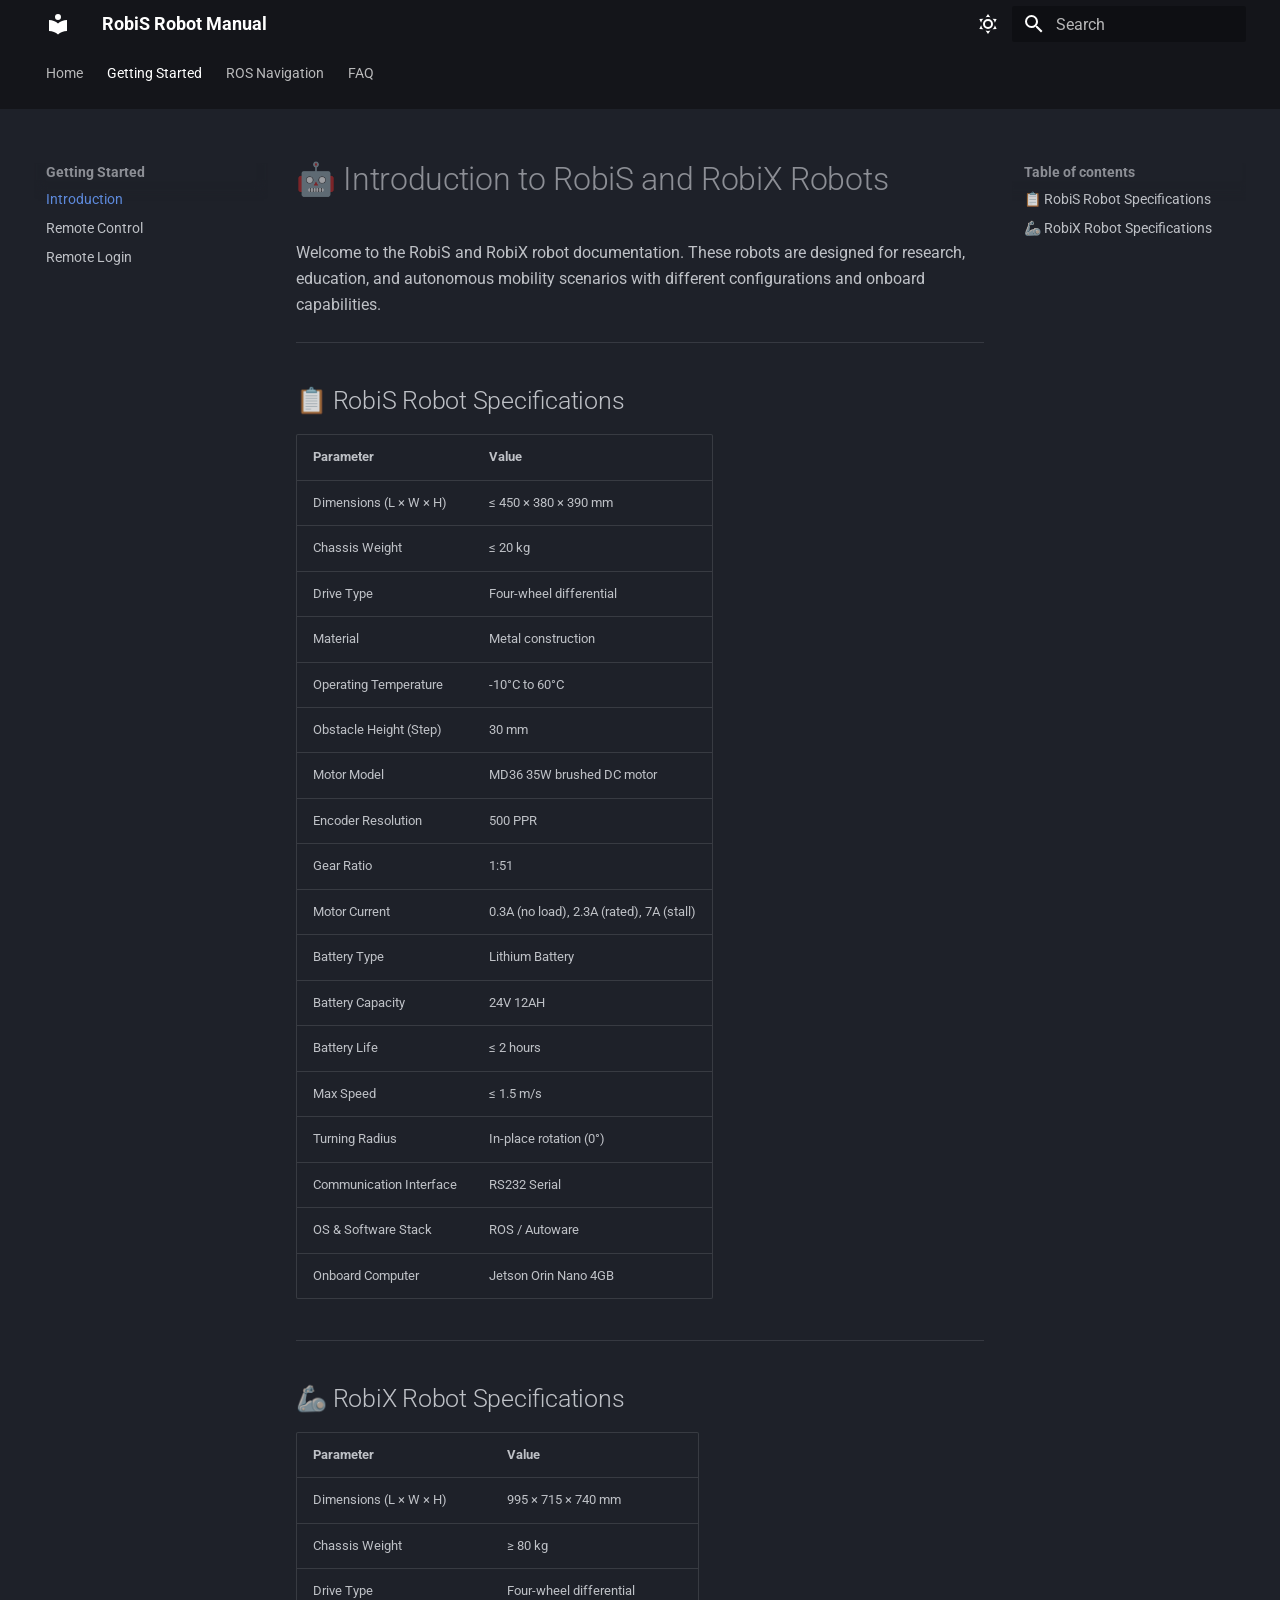
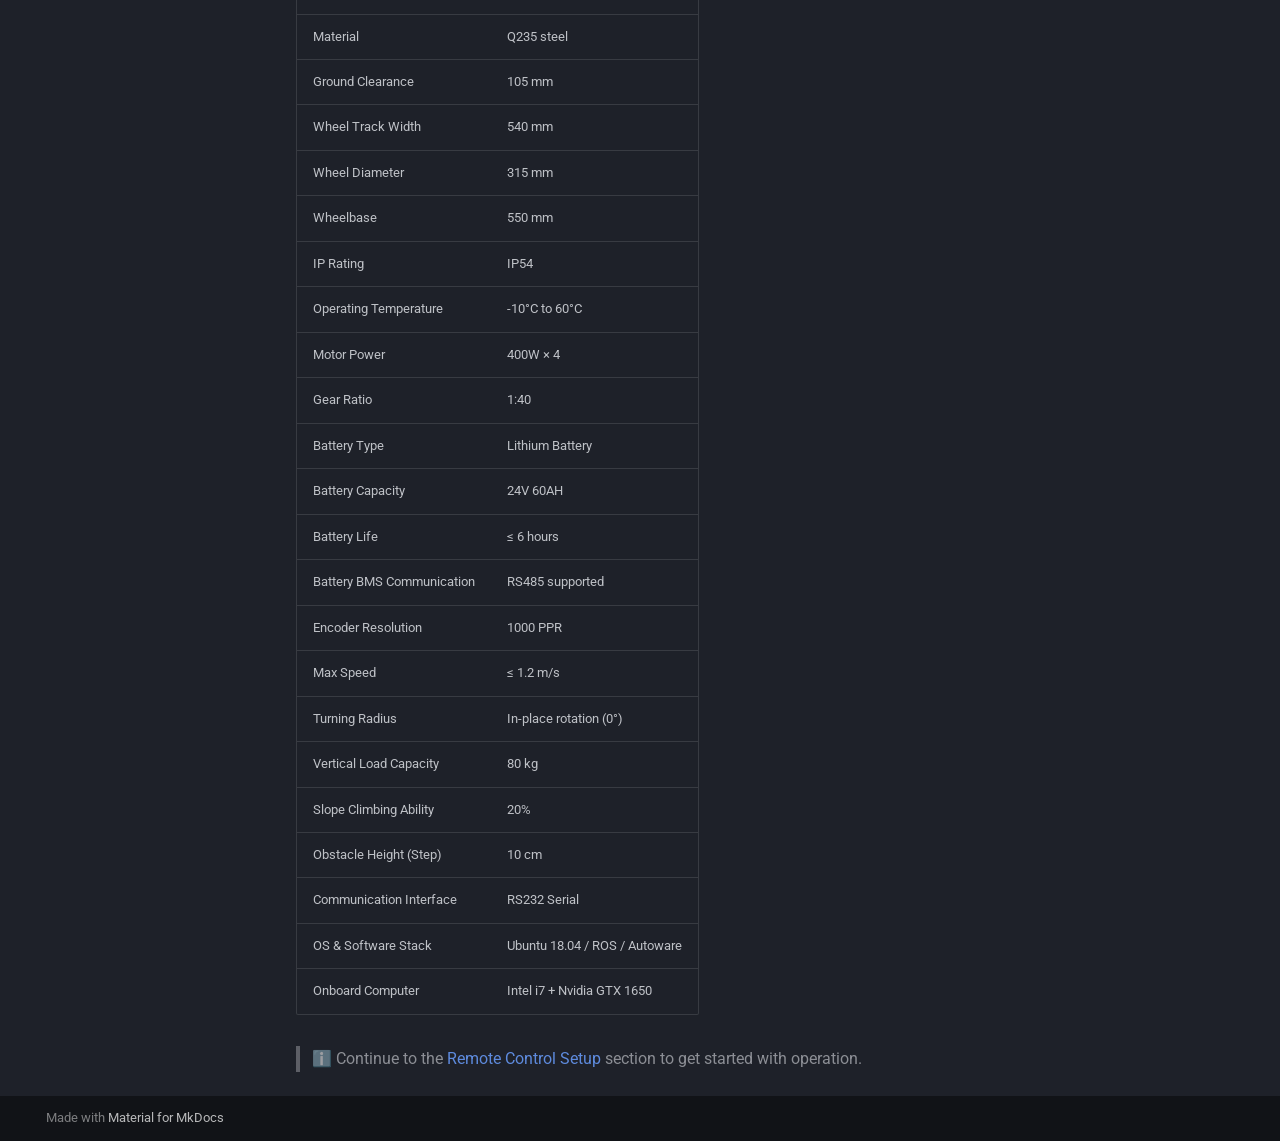
<file: getting-started/introduction/index.html>
<!doctype html>
<html lang="en" class="no-js">
  <head>
    
      <meta charset="utf-8">
      <meta name="viewport" content="width=device-width,initial-scale=1">
      
      
      
      
        <link rel="prev" href="../..">
      
      
        <link rel="next" href="../remote-control/">
      
      
        
      
      
      <link rel="icon" href="../../assets/images/favicon.png">
      <meta name="generator" content="mkdocs-1.6.1, mkdocs-material-9.7.0">
    
    
      
        <title>Introduction - RobiS Robot Manual</title>
      
    
    
      <link rel="stylesheet" href="../../assets/stylesheets/main.618322db.min.css">
      
        
        <link rel="stylesheet" href="../../assets/stylesheets/palette.ab4e12ef.min.css">
      
      


    
    
      
    
    
      
        
        
        <link rel="preconnect" href="https://fonts.gstatic.com" crossorigin>
        <link rel="stylesheet" href="https://fonts.googleapis.com/css?family=Roboto:300,300i,400,400i,700,700i%7CRoboto+Mono:400,400i,700,700i&display=fallback">
        <style>:root{--md-text-font:"Roboto";--md-code-font:"Roboto Mono"}</style>
      
    
    
      <link rel="stylesheet" href="../../assets/custom.css">
    
    <script>__md_scope=new URL("../..",location),__md_hash=e=>[...e].reduce(((e,_)=>(e<<5)-e+_.charCodeAt(0)),0),__md_get=(e,_=localStorage,t=__md_scope)=>JSON.parse(_.getItem(t.pathname+"."+e)),__md_set=(e,_,t=localStorage,a=__md_scope)=>{try{t.setItem(a.pathname+"."+e,JSON.stringify(_))}catch(e){}}</script>
    
      

    
    
  </head>
  
  
    
    
      
    
    
    
    
    <body dir="ltr" data-md-color-scheme="slate" data-md-color-primary="black" data-md-color-accent="teal">
  
    
    <input class="md-toggle" data-md-toggle="drawer" type="checkbox" id="__drawer" autocomplete="off">
    <input class="md-toggle" data-md-toggle="search" type="checkbox" id="__search" autocomplete="off">
    <label class="md-overlay" for="__drawer"></label>
    <div data-md-component="skip">
      
        
        <a href="#introduction-to-robis-and-robix-robots" class="md-skip">
          Skip to content
        </a>
      
    </div>
    <div data-md-component="announce">
      
    </div>
    
    
      

<header class="md-header" data-md-component="header">
  <nav class="md-header__inner md-grid" aria-label="Header">
    <a href="../.." title="RobiS Robot Manual" class="md-header__button md-logo" aria-label="RobiS Robot Manual" data-md-component="logo">
      
  
  <svg xmlns="http://www.w3.org/2000/svg" viewBox="0 0 24 24"><path d="M12 8a3 3 0 0 0 3-3 3 3 0 0 0-3-3 3 3 0 0 0-3 3 3 3 0 0 0 3 3m0 3.54C9.64 9.35 6.5 8 3 8v11c3.5 0 6.64 1.35 9 3.54 2.36-2.19 5.5-3.54 9-3.54V8c-3.5 0-6.64 1.35-9 3.54"/></svg>

    </a>
    <label class="md-header__button md-icon" for="__drawer">
      
      <svg xmlns="http://www.w3.org/2000/svg" viewBox="0 0 24 24"><path d="M3 6h18v2H3zm0 5h18v2H3zm0 5h18v2H3z"/></svg>
    </label>
    <div class="md-header__title" data-md-component="header-title">
      <div class="md-header__ellipsis">
        <div class="md-header__topic">
          <span class="md-ellipsis">
            RobiS Robot Manual
          </span>
        </div>
        <div class="md-header__topic" data-md-component="header-topic">
          <span class="md-ellipsis">
            
              Introduction
            
          </span>
        </div>
      </div>
    </div>
    
      
        <form class="md-header__option" data-md-component="palette">
  
    
    
    
    <input class="md-option" data-md-color-media="" data-md-color-scheme="slate" data-md-color-primary="black" data-md-color-accent="teal"  aria-label="切换到明亮模式"  type="radio" name="__palette" id="__palette_0">
    
      <label class="md-header__button md-icon" title="切换到明亮模式" for="__palette_1" hidden>
        <svg xmlns="http://www.w3.org/2000/svg" viewBox="0 0 24 24"><path d="M12 7a5 5 0 0 1 5 5 5 5 0 0 1-5 5 5 5 0 0 1-5-5 5 5 0 0 1 5-5m0 2a3 3 0 0 0-3 3 3 3 0 0 0 3 3 3 3 0 0 0 3-3 3 3 0 0 0-3-3m0-7 2.39 3.42C13.65 5.15 12.84 5 12 5s-1.65.15-2.39.42zM3.34 7l4.16-.35A7.2 7.2 0 0 0 5.94 8.5c-.44.74-.69 1.5-.83 2.29zm.02 10 1.76-3.77a7.131 7.131 0 0 0 2.38 4.14zM20.65 7l-1.77 3.79a7.02 7.02 0 0 0-2.38-4.15zm-.01 10-4.14.36c.59-.51 1.12-1.14 1.54-1.86.42-.73.69-1.5.83-2.29zM12 22l-2.41-3.44c.74.27 1.55.44 2.41.44.82 0 1.63-.17 2.37-.44z"/></svg>
      </label>
    
  
    
    
    
    <input class="md-option" data-md-color-media="" data-md-color-scheme="default" data-md-color-primary="white" data-md-color-accent="teal"  aria-label="切换到暗黑模式"  type="radio" name="__palette" id="__palette_1">
    
      <label class="md-header__button md-icon" title="切换到暗黑模式" for="__palette_0" hidden>
        <svg xmlns="http://www.w3.org/2000/svg" viewBox="0 0 24 24"><path d="m17.75 4.09-2.53 1.94.91 3.06-2.63-1.81-2.63 1.81.91-3.06-2.53-1.94L12.44 4l1.06-3 1.06 3zm3.5 6.91-1.64 1.25.59 1.98-1.7-1.17-1.7 1.17.59-1.98L15.75 11l2.06-.05L18.5 9l.69 1.95zm-2.28 4.95c.83-.08 1.72 1.1 1.19 1.85-.32.45-.66.87-1.08 1.27C15.17 23 8.84 23 4.94 19.07c-3.91-3.9-3.91-10.24 0-14.14.4-.4.82-.76 1.27-1.08.75-.53 1.93.36 1.85 1.19-.27 2.86.69 5.83 2.89 8.02a9.96 9.96 0 0 0 8.02 2.89m-1.64 2.02a12.08 12.08 0 0 1-7.8-3.47c-2.17-2.19-3.33-5-3.49-7.82-2.81 3.14-2.7 7.96.31 10.98 3.02 3.01 7.84 3.12 10.98.31"/></svg>
      </label>
    
  
</form>
      
    
    
      <script>var palette=__md_get("__palette");if(palette&&palette.color){if("(prefers-color-scheme)"===palette.color.media){var media=matchMedia("(prefers-color-scheme: light)"),input=document.querySelector(media.matches?"[data-md-color-media='(prefers-color-scheme: light)']":"[data-md-color-media='(prefers-color-scheme: dark)']");palette.color.media=input.getAttribute("data-md-color-media"),palette.color.scheme=input.getAttribute("data-md-color-scheme"),palette.color.primary=input.getAttribute("data-md-color-primary"),palette.color.accent=input.getAttribute("data-md-color-accent")}for(var[key,value]of Object.entries(palette.color))document.body.setAttribute("data-md-color-"+key,value)}</script>
    
    
    
      
      
        <label class="md-header__button md-icon" for="__search">
          
          <svg xmlns="http://www.w3.org/2000/svg" viewBox="0 0 24 24"><path d="M9.5 3A6.5 6.5 0 0 1 16 9.5c0 1.61-.59 3.09-1.56 4.23l.27.27h.79l5 5-1.5 1.5-5-5v-.79l-.27-.27A6.52 6.52 0 0 1 9.5 16 6.5 6.5 0 0 1 3 9.5 6.5 6.5 0 0 1 9.5 3m0 2C7 5 5 7 5 9.5S7 14 9.5 14 14 12 14 9.5 12 5 9.5 5"/></svg>
        </label>
        <div class="md-search" data-md-component="search" role="dialog">
  <label class="md-search__overlay" for="__search"></label>
  <div class="md-search__inner" role="search">
    <form class="md-search__form" name="search">
      <input type="text" class="md-search__input" name="query" aria-label="Search" placeholder="Search" autocapitalize="off" autocorrect="off" autocomplete="off" spellcheck="false" data-md-component="search-query" required>
      <label class="md-search__icon md-icon" for="__search">
        
        <svg xmlns="http://www.w3.org/2000/svg" viewBox="0 0 24 24"><path d="M9.5 3A6.5 6.5 0 0 1 16 9.5c0 1.61-.59 3.09-1.56 4.23l.27.27h.79l5 5-1.5 1.5-5-5v-.79l-.27-.27A6.52 6.52 0 0 1 9.5 16 6.5 6.5 0 0 1 3 9.5 6.5 6.5 0 0 1 9.5 3m0 2C7 5 5 7 5 9.5S7 14 9.5 14 14 12 14 9.5 12 5 9.5 5"/></svg>
        
        <svg xmlns="http://www.w3.org/2000/svg" viewBox="0 0 24 24"><path d="M20 11v2H8l5.5 5.5-1.42 1.42L4.16 12l7.92-7.92L13.5 5.5 8 11z"/></svg>
      </label>
      <nav class="md-search__options" aria-label="Search">
        
        <button type="reset" class="md-search__icon md-icon" title="Clear" aria-label="Clear" tabindex="-1">
          
          <svg xmlns="http://www.w3.org/2000/svg" viewBox="0 0 24 24"><path d="M19 6.41 17.59 5 12 10.59 6.41 5 5 6.41 10.59 12 5 17.59 6.41 19 12 13.41 17.59 19 19 17.59 13.41 12z"/></svg>
        </button>
      </nav>
      
    </form>
    <div class="md-search__output">
      <div class="md-search__scrollwrap" tabindex="0" data-md-scrollfix>
        <div class="md-search-result" data-md-component="search-result">
          <div class="md-search-result__meta">
            Initializing search
          </div>
          <ol class="md-search-result__list" role="presentation"></ol>
        </div>
      </div>
    </div>
  </div>
</div>
      
    
    
  </nav>
  
</header>
    
    <div class="md-container" data-md-component="container">
      
      
        
          
            
<nav class="md-tabs" aria-label="Tabs" data-md-component="tabs">
  <div class="md-grid">
    <ul class="md-tabs__list">
      
        
  
  
  
  
    <li class="md-tabs__item">
      <a href="../.." class="md-tabs__link">
        
  
  
    
  
  Home

      </a>
    </li>
  

      
        
  
  
  
    
  
  
    
    
      <li class="md-tabs__item md-tabs__item--active">
        <a href="./" class="md-tabs__link">
          
  
  
  Getting Started

        </a>
      </li>
    
  

      
        
  
  
  
  
    
    
      <li class="md-tabs__item">
        <a href="../../navigation/ros-startup/" class="md-tabs__link">
          
  
  
  ROS Navigation

        </a>
      </li>
    
  

      
        
  
  
  
  
    <li class="md-tabs__item">
      <a href="../../faq/" class="md-tabs__link">
        
  
  
    
  
  FAQ

      </a>
    </li>
  

      
    </ul>
  </div>
</nav>
          
        
      
      <main class="md-main" data-md-component="main">
        <div class="md-main__inner md-grid">
          
            
              
              <div class="md-sidebar md-sidebar--primary" data-md-component="sidebar" data-md-type="navigation" >
                <div class="md-sidebar__scrollwrap">
                  <div class="md-sidebar__inner">
                    


  


<nav class="md-nav md-nav--primary md-nav--lifted" aria-label="Navigation" data-md-level="0">
  <label class="md-nav__title" for="__drawer">
    <a href="../.." title="RobiS Robot Manual" class="md-nav__button md-logo" aria-label="RobiS Robot Manual" data-md-component="logo">
      
  
  <svg xmlns="http://www.w3.org/2000/svg" viewBox="0 0 24 24"><path d="M12 8a3 3 0 0 0 3-3 3 3 0 0 0-3-3 3 3 0 0 0-3 3 3 3 0 0 0 3 3m0 3.54C9.64 9.35 6.5 8 3 8v11c3.5 0 6.64 1.35 9 3.54 2.36-2.19 5.5-3.54 9-3.54V8c-3.5 0-6.64 1.35-9 3.54"/></svg>

    </a>
    RobiS Robot Manual
  </label>
  
  <ul class="md-nav__list" data-md-scrollfix>
    
      
      
  
  
  
  
    <li class="md-nav__item">
      <a href="../.." class="md-nav__link">
        
  
  
  <span class="md-ellipsis">
    
  
    Home
  

    
  </span>
  
  

      </a>
    </li>
  

    
      
      
  
  
    
  
  
  
    
    
    
    
      
        
        
      
      
    
    
    <li class="md-nav__item md-nav__item--active md-nav__item--section md-nav__item--nested">
      
        
        
        <input class="md-nav__toggle md-toggle " type="checkbox" id="__nav_2" checked>
        
          
          <label class="md-nav__link" for="__nav_2" id="__nav_2_label" tabindex="">
            
  
  
  <span class="md-ellipsis">
    
  
    Getting Started
  

    
  </span>
  
  

            <span class="md-nav__icon md-icon"></span>
          </label>
        
        <nav class="md-nav" data-md-level="1" aria-labelledby="__nav_2_label" aria-expanded="true">
          <label class="md-nav__title" for="__nav_2">
            <span class="md-nav__icon md-icon"></span>
            
  
    Getting Started
  

          </label>
          <ul class="md-nav__list" data-md-scrollfix>
            
              
                
  
  
    
  
  
  
    <li class="md-nav__item md-nav__item--active">
      
      <input class="md-nav__toggle md-toggle" type="checkbox" id="__toc">
      
      
        
      
      
        <label class="md-nav__link md-nav__link--active" for="__toc">
          
  
  
  <span class="md-ellipsis">
    
  
    Introduction
  

    
  </span>
  
  

          <span class="md-nav__icon md-icon"></span>
        </label>
      
      <a href="./" class="md-nav__link md-nav__link--active">
        
  
  
  <span class="md-ellipsis">
    
  
    Introduction
  

    
  </span>
  
  

      </a>
      
        

<nav class="md-nav md-nav--secondary" aria-label="Table of contents">
  
  
  
    
  
  
    <label class="md-nav__title" for="__toc">
      <span class="md-nav__icon md-icon"></span>
      Table of contents
    </label>
    <ul class="md-nav__list" data-md-component="toc" data-md-scrollfix>
      
        <li class="md-nav__item">
  <a href="#robis-robot-specifications" class="md-nav__link">
    <span class="md-ellipsis">
      
        📋 RobiS Robot Specifications
      
    </span>
  </a>
  
</li>
      
        <li class="md-nav__item">
  <a href="#robix-robot-specifications" class="md-nav__link">
    <span class="md-ellipsis">
      
        🦾 RobiX Robot Specifications
      
    </span>
  </a>
  
</li>
      
    </ul>
  
</nav>
      
    </li>
  

              
            
              
                
  
  
  
  
    <li class="md-nav__item">
      <a href="../remote-control/" class="md-nav__link">
        
  
  
  <span class="md-ellipsis">
    
  
    Remote Control
  

    
  </span>
  
  

      </a>
    </li>
  

              
            
              
                
  
  
  
  
    <li class="md-nav__item">
      <a href="../remote-login/" class="md-nav__link">
        
  
  
  <span class="md-ellipsis">
    
  
    Remote Login
  

    
  </span>
  
  

      </a>
    </li>
  

              
            
          </ul>
        </nav>
      
    </li>
  

    
      
      
  
  
  
  
    
    
    
    
      
      
    
    
    <li class="md-nav__item md-nav__item--nested">
      
        
        
          
        
        <input class="md-nav__toggle md-toggle md-toggle--indeterminate" type="checkbox" id="__nav_3" >
        
          
          <label class="md-nav__link" for="__nav_3" id="__nav_3_label" tabindex="0">
            
  
  
  <span class="md-ellipsis">
    
  
    ROS Navigation
  

    
  </span>
  
  

            <span class="md-nav__icon md-icon"></span>
          </label>
        
        <nav class="md-nav" data-md-level="1" aria-labelledby="__nav_3_label" aria-expanded="false">
          <label class="md-nav__title" for="__nav_3">
            <span class="md-nav__icon md-icon"></span>
            
  
    ROS Navigation
  

          </label>
          <ul class="md-nav__list" data-md-scrollfix>
            
              
                
  
  
  
  
    <li class="md-nav__item">
      <a href="../../navigation/ros-startup/" class="md-nav__link">
        
  
  
  <span class="md-ellipsis">
    
  
    Driver Startup
  

    
  </span>
  
  

      </a>
    </li>
  

              
            
              
                
  
  
  
  
    <li class="md-nav__item">
      <a href="../../navigation/Autoware/" class="md-nav__link">
        
  
  
  <span class="md-ellipsis">
    
  
    Autoware 3D Slam
  

    
  </span>
  
  

      </a>
    </li>
  

              
            
              
                
  
  
  
  
    <li class="md-nav__item">
      <a href="../../navigation/lidar-navigation/" class="md-nav__link">
        
  
  
  <span class="md-ellipsis">
    
  
    Karto 2D Navigation
  

    
  </span>
  
  

      </a>
    </li>
  

              
            
              
                
  
  
  
  
    <li class="md-nav__item">
      <a href="../../navigation/cartographer/" class="md-nav__link">
        
  
  
  <span class="md-ellipsis">
    
  
    Cartographer Mapping & Navigation
  

    
  </span>
  
  

      </a>
    </li>
  

              
            
              
                
  
  
  
  
    <li class="md-nav__item">
      <a href="../../navigation/depth-camera/" class="md-nav__link">
        
  
  
  <span class="md-ellipsis">
    
  
    Depth Camera
  

    
  </span>
  
  

      </a>
    </li>
  

              
            
          </ul>
        </nav>
      
    </li>
  

    
      
      
  
  
  
  
    <li class="md-nav__item">
      <a href="../../faq/" class="md-nav__link">
        
  
  
  <span class="md-ellipsis">
    
  
    FAQ
  

    
  </span>
  
  

      </a>
    </li>
  

    
  </ul>
</nav>
                  </div>
                </div>
              </div>
            
            
              
              <div class="md-sidebar md-sidebar--secondary" data-md-component="sidebar" data-md-type="toc" >
                <div class="md-sidebar__scrollwrap">
                  <div class="md-sidebar__inner">
                    

<nav class="md-nav md-nav--secondary" aria-label="Table of contents">
  
  
  
    
  
  
    <label class="md-nav__title" for="__toc">
      <span class="md-nav__icon md-icon"></span>
      Table of contents
    </label>
    <ul class="md-nav__list" data-md-component="toc" data-md-scrollfix>
      
        <li class="md-nav__item">
  <a href="#robis-robot-specifications" class="md-nav__link">
    <span class="md-ellipsis">
      
        📋 RobiS Robot Specifications
      
    </span>
  </a>
  
</li>
      
        <li class="md-nav__item">
  <a href="#robix-robot-specifications" class="md-nav__link">
    <span class="md-ellipsis">
      
        🦾 RobiX Robot Specifications
      
    </span>
  </a>
  
</li>
      
    </ul>
  
</nav>
                  </div>
                </div>
              </div>
            
          
          
            <div class="md-content" data-md-component="content">
              
              <article class="md-content__inner md-typeset">
                
                  



<h1 id="introduction-to-robis-and-robix-robots">🤖 Introduction to RobiS and RobiX Robots</h1>
<p>Welcome to the RobiS and RobiX robot documentation. These robots are designed for research, education, and autonomous mobility scenarios with different configurations and onboard capabilities.</p>
<hr />
<h2 id="robis-robot-specifications">📋 RobiS Robot Specifications</h2>
<table>
<thead>
<tr>
<th>Parameter</th>
<th>Value</th>
</tr>
</thead>
<tbody>
<tr>
<td>Dimensions (L × W × H)</td>
<td>≤ 450 × 380 × 390 mm</td>
</tr>
<tr>
<td>Chassis Weight</td>
<td>≤ 20 kg</td>
</tr>
<tr>
<td>Drive Type</td>
<td>Four-wheel differential</td>
</tr>
<tr>
<td>Material</td>
<td>Metal construction</td>
</tr>
<tr>
<td>Operating Temperature</td>
<td>-10°C to 60°C</td>
</tr>
<tr>
<td>Obstacle Height (Step)</td>
<td>30 mm</td>
</tr>
<tr>
<td>Motor Model</td>
<td>MD36 35W brushed DC motor</td>
</tr>
<tr>
<td>Encoder Resolution</td>
<td>500 PPR</td>
</tr>
<tr>
<td>Gear Ratio</td>
<td>1:51</td>
</tr>
<tr>
<td>Motor Current</td>
<td>0.3A (no load), 2.3A (rated), 7A (stall)</td>
</tr>
<tr>
<td>Battery Type</td>
<td>Lithium Battery</td>
</tr>
<tr>
<td>Battery Capacity</td>
<td>24V 12AH</td>
</tr>
<tr>
<td>Battery Life</td>
<td>≤ 2 hours</td>
</tr>
<tr>
<td>Max Speed</td>
<td>≤ 1.5 m/s</td>
</tr>
<tr>
<td>Turning Radius</td>
<td>In-place rotation (0°)</td>
</tr>
<tr>
<td>Communication Interface</td>
<td>RS232 Serial</td>
</tr>
<tr>
<td>OS &amp; Software Stack</td>
<td>ROS / Autoware</td>
</tr>
<tr>
<td>Onboard Computer</td>
<td>Jetson Orin Nano 4GB</td>
</tr>
</tbody>
</table>
<hr />
<h2 id="robix-robot-specifications">🦾 RobiX Robot Specifications</h2>
<table>
<thead>
<tr>
<th>Parameter</th>
<th>Value</th>
</tr>
</thead>
<tbody>
<tr>
<td>Dimensions (L × W × H)</td>
<td>995 × 715 × 740 mm</td>
</tr>
<tr>
<td>Chassis Weight</td>
<td>≥ 80 kg</td>
</tr>
<tr>
<td>Drive Type</td>
<td>Four-wheel differential</td>
</tr>
<tr>
<td>Material</td>
<td>Q235 steel</td>
</tr>
<tr>
<td>Ground Clearance</td>
<td>105 mm</td>
</tr>
<tr>
<td>Wheel Track Width</td>
<td>540 mm</td>
</tr>
<tr>
<td>Wheel Diameter</td>
<td>315 mm</td>
</tr>
<tr>
<td>Wheelbase</td>
<td>550 mm</td>
</tr>
<tr>
<td>IP Rating</td>
<td>IP54</td>
</tr>
<tr>
<td>Operating Temperature</td>
<td>-10°C to 60°C</td>
</tr>
<tr>
<td>Motor Power</td>
<td>400W × 4</td>
</tr>
<tr>
<td>Gear Ratio</td>
<td>1:40</td>
</tr>
<tr>
<td>Battery Type</td>
<td>Lithium Battery</td>
</tr>
<tr>
<td>Battery Capacity</td>
<td>24V 60AH</td>
</tr>
<tr>
<td>Battery Life</td>
<td>≤ 6 hours</td>
</tr>
<tr>
<td>Battery BMS Communication</td>
<td>RS485 supported</td>
</tr>
<tr>
<td>Encoder Resolution</td>
<td>1000 PPR</td>
</tr>
<tr>
<td>Max Speed</td>
<td>≤ 1.2 m/s</td>
</tr>
<tr>
<td>Turning Radius</td>
<td>In-place rotation (0°)</td>
</tr>
<tr>
<td>Vertical Load Capacity</td>
<td>80 kg</td>
</tr>
<tr>
<td>Slope Climbing Ability</td>
<td>20%</td>
</tr>
<tr>
<td>Obstacle Height (Step)</td>
<td>10 cm</td>
</tr>
<tr>
<td>Communication Interface</td>
<td>RS232 Serial</td>
</tr>
<tr>
<td>OS &amp; Software Stack</td>
<td>Ubuntu 18.04 / ROS / Autoware</td>
</tr>
<tr>
<td>Onboard Computer</td>
<td>Intel i7 + Nvidia GTX 1650</td>
</tr>
</tbody>
</table>
<blockquote>
<p>ℹ️ Continue to the <a href="../remote-control/">Remote Control Setup</a> section to get started with operation.</p>
</blockquote>












                
              </article>
            </div>
          
          
<script>var target=document.getElementById(location.hash.slice(1));target&&target.name&&(target.checked=target.name.startsWith("__tabbed_"))</script>
        </div>
        
          <button type="button" class="md-top md-icon" data-md-component="top" hidden>
  
  <svg xmlns="http://www.w3.org/2000/svg" viewBox="0 0 24 24"><path d="M13 20h-2V8l-5.5 5.5-1.42-1.42L12 4.16l7.92 7.92-1.42 1.42L13 8z"/></svg>
  Back to top
</button>
        
      </main>
      
        <footer class="md-footer">
  
  <div class="md-footer-meta md-typeset">
    <div class="md-footer-meta__inner md-grid">
      <div class="md-copyright">
  
  
    Made with
    <a href="https://squidfunk.github.io/mkdocs-material/" target="_blank" rel="noopener">
      Material for MkDocs
    </a>
  
</div>
      
    </div>
  </div>
</footer>
      
    </div>
    <div class="md-dialog" data-md-component="dialog">
      <div class="md-dialog__inner md-typeset"></div>
    </div>
    
    
    
      
      
      <script id="__config" type="application/json">{"annotate": null, "base": "../..", "features": ["navigation.tabs", "navigation.top", "content.code.annotate", "content.action.edit", "navigation.expand"], "search": "../../assets/javascripts/workers/search.7a47a382.min.js", "tags": null, "translations": {"clipboard.copied": "Copied to clipboard", "clipboard.copy": "Copy to clipboard", "search.result.more.one": "1 more on this page", "search.result.more.other": "# more on this page", "search.result.none": "No matching documents", "search.result.one": "1 matching document", "search.result.other": "# matching documents", "search.result.placeholder": "Type to start searching", "search.result.term.missing": "Missing", "select.version": "Select version"}, "version": null}</script>
    
    
      <script src="../../assets/javascripts/bundle.e71a0d61.min.js"></script>
      
    
  </body>
</html>
</file>
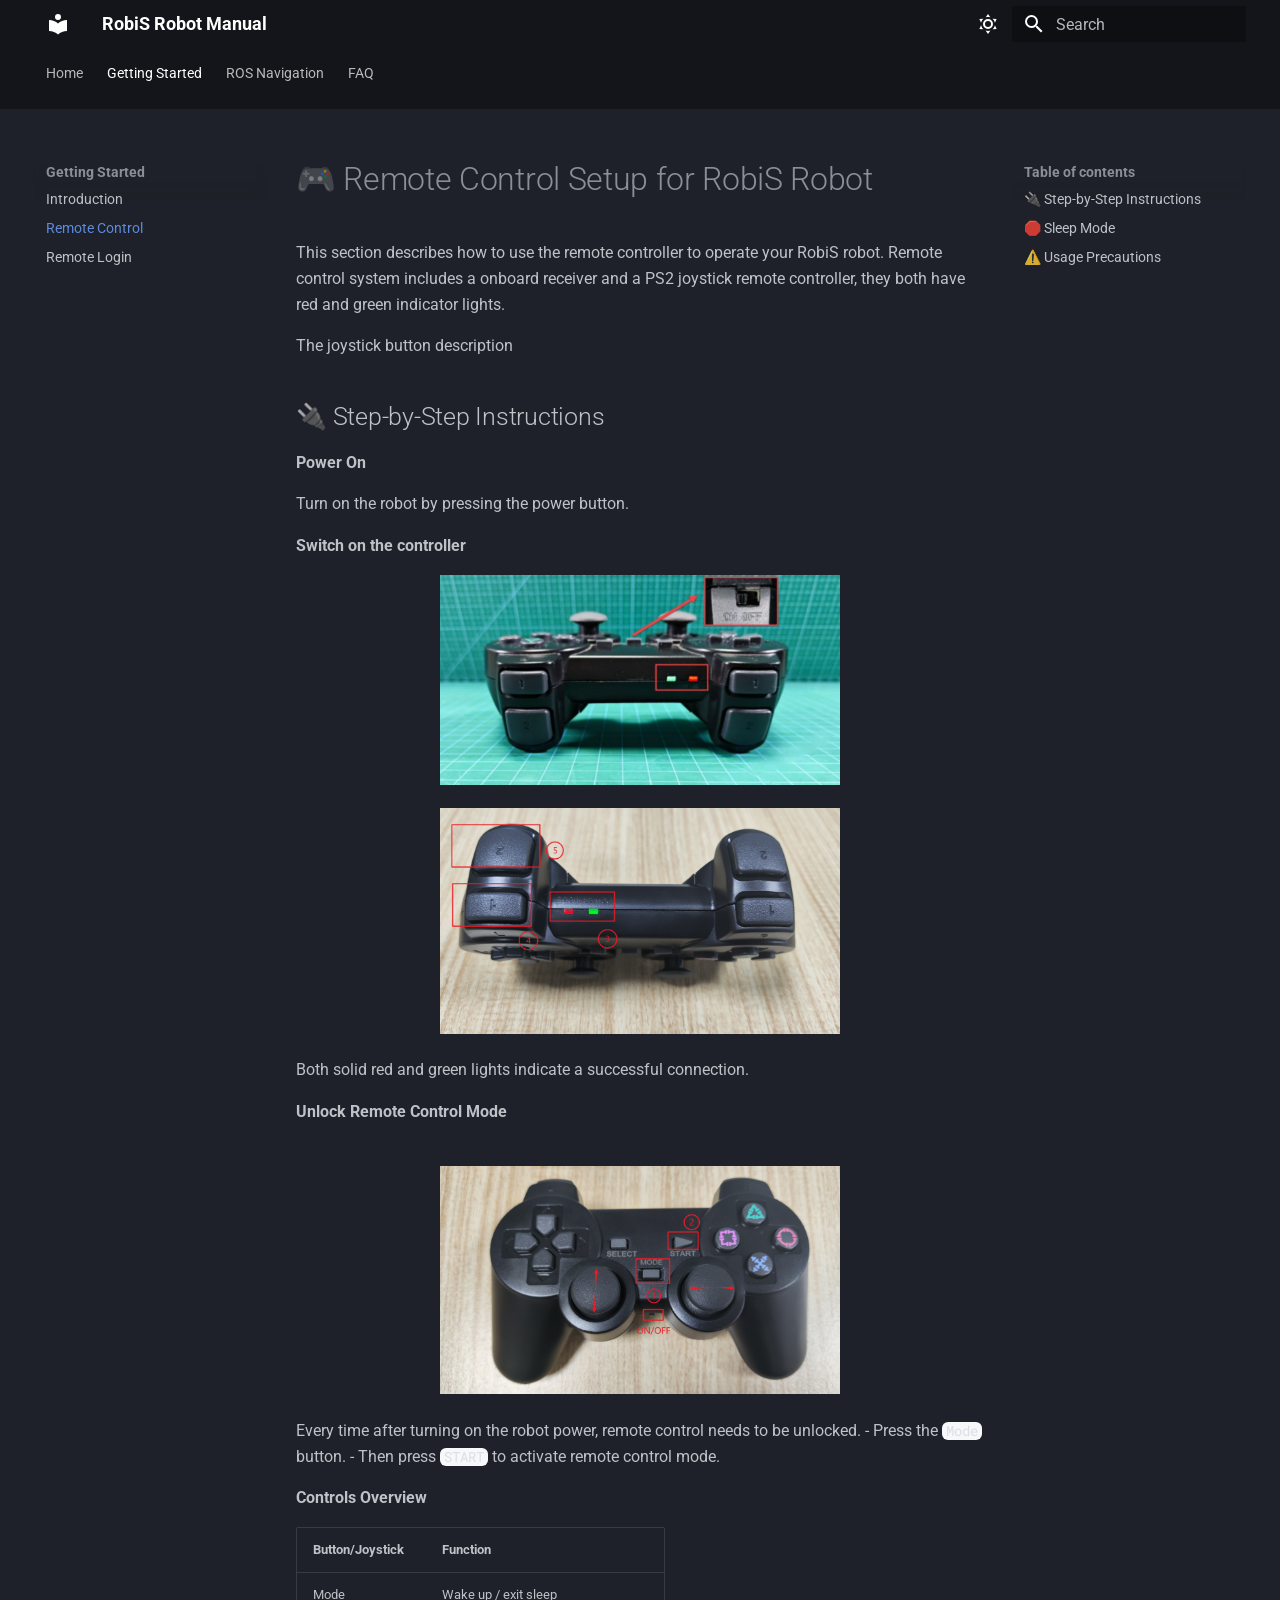
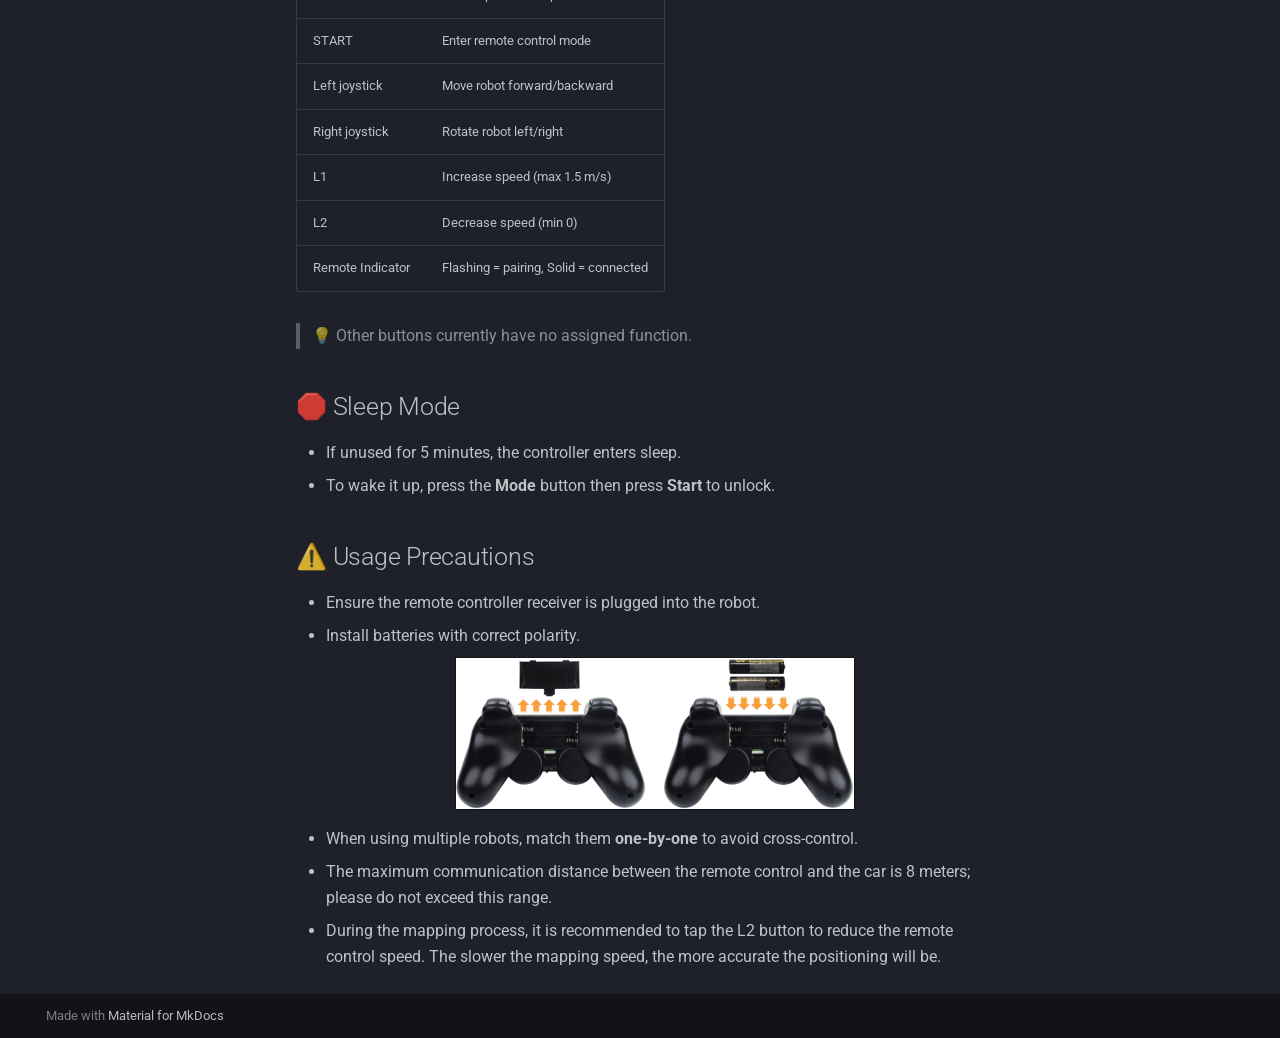
<file: getting-started/remote-control/index.html>
<!doctype html>
<html lang="en" class="no-js">
  <head>
    
      <meta charset="utf-8">
      <meta name="viewport" content="width=device-width,initial-scale=1">
      
      
      
      
        <link rel="prev" href="../introduction/">
      
      
        <link rel="next" href="../remote-login/">
      
      
        
      
      
      <link rel="icon" href="../../assets/images/favicon.png">
      <meta name="generator" content="mkdocs-1.6.1, mkdocs-material-9.7.0">
    
    
      
        <title>Remote Control - RobiS Robot Manual</title>
      
    
    
      <link rel="stylesheet" href="../../assets/stylesheets/main.618322db.min.css">
      
        
        <link rel="stylesheet" href="../../assets/stylesheets/palette.ab4e12ef.min.css">
      
      


    
    
      
    
    
      
        
        
        <link rel="preconnect" href="https://fonts.gstatic.com" crossorigin>
        <link rel="stylesheet" href="https://fonts.googleapis.com/css?family=Roboto:300,300i,400,400i,700,700i%7CRoboto+Mono:400,400i,700,700i&display=fallback">
        <style>:root{--md-text-font:"Roboto";--md-code-font:"Roboto Mono"}</style>
      
    
    
      <link rel="stylesheet" href="../../assets/custom.css">
    
    <script>__md_scope=new URL("../..",location),__md_hash=e=>[...e].reduce(((e,_)=>(e<<5)-e+_.charCodeAt(0)),0),__md_get=(e,_=localStorage,t=__md_scope)=>JSON.parse(_.getItem(t.pathname+"."+e)),__md_set=(e,_,t=localStorage,a=__md_scope)=>{try{t.setItem(a.pathname+"."+e,JSON.stringify(_))}catch(e){}}</script>
    
      

    
    
  </head>
  
  
    
    
      
    
    
    
    
    <body dir="ltr" data-md-color-scheme="slate" data-md-color-primary="black" data-md-color-accent="teal">
  
    
    <input class="md-toggle" data-md-toggle="drawer" type="checkbox" id="__drawer" autocomplete="off">
    <input class="md-toggle" data-md-toggle="search" type="checkbox" id="__search" autocomplete="off">
    <label class="md-overlay" for="__drawer"></label>
    <div data-md-component="skip">
      
        
        <a href="#remote-control-setup-for-robis-robot" class="md-skip">
          Skip to content
        </a>
      
    </div>
    <div data-md-component="announce">
      
    </div>
    
    
      

<header class="md-header" data-md-component="header">
  <nav class="md-header__inner md-grid" aria-label="Header">
    <a href="../.." title="RobiS Robot Manual" class="md-header__button md-logo" aria-label="RobiS Robot Manual" data-md-component="logo">
      
  
  <svg xmlns="http://www.w3.org/2000/svg" viewBox="0 0 24 24"><path d="M12 8a3 3 0 0 0 3-3 3 3 0 0 0-3-3 3 3 0 0 0-3 3 3 3 0 0 0 3 3m0 3.54C9.64 9.35 6.5 8 3 8v11c3.5 0 6.64 1.35 9 3.54 2.36-2.19 5.5-3.54 9-3.54V8c-3.5 0-6.64 1.35-9 3.54"/></svg>

    </a>
    <label class="md-header__button md-icon" for="__drawer">
      
      <svg xmlns="http://www.w3.org/2000/svg" viewBox="0 0 24 24"><path d="M3 6h18v2H3zm0 5h18v2H3zm0 5h18v2H3z"/></svg>
    </label>
    <div class="md-header__title" data-md-component="header-title">
      <div class="md-header__ellipsis">
        <div class="md-header__topic">
          <span class="md-ellipsis">
            RobiS Robot Manual
          </span>
        </div>
        <div class="md-header__topic" data-md-component="header-topic">
          <span class="md-ellipsis">
            
              Remote Control
            
          </span>
        </div>
      </div>
    </div>
    
      
        <form class="md-header__option" data-md-component="palette">
  
    
    
    
    <input class="md-option" data-md-color-media="" data-md-color-scheme="slate" data-md-color-primary="black" data-md-color-accent="teal"  aria-label="切换到明亮模式"  type="radio" name="__palette" id="__palette_0">
    
      <label class="md-header__button md-icon" title="切换到明亮模式" for="__palette_1" hidden>
        <svg xmlns="http://www.w3.org/2000/svg" viewBox="0 0 24 24"><path d="M12 7a5 5 0 0 1 5 5 5 5 0 0 1-5 5 5 5 0 0 1-5-5 5 5 0 0 1 5-5m0 2a3 3 0 0 0-3 3 3 3 0 0 0 3 3 3 3 0 0 0 3-3 3 3 0 0 0-3-3m0-7 2.39 3.42C13.65 5.15 12.84 5 12 5s-1.65.15-2.39.42zM3.34 7l4.16-.35A7.2 7.2 0 0 0 5.94 8.5c-.44.74-.69 1.5-.83 2.29zm.02 10 1.76-3.77a7.131 7.131 0 0 0 2.38 4.14zM20.65 7l-1.77 3.79a7.02 7.02 0 0 0-2.38-4.15zm-.01 10-4.14.36c.59-.51 1.12-1.14 1.54-1.86.42-.73.69-1.5.83-2.29zM12 22l-2.41-3.44c.74.27 1.55.44 2.41.44.82 0 1.63-.17 2.37-.44z"/></svg>
      </label>
    
  
    
    
    
    <input class="md-option" data-md-color-media="" data-md-color-scheme="default" data-md-color-primary="white" data-md-color-accent="teal"  aria-label="切换到暗黑模式"  type="radio" name="__palette" id="__palette_1">
    
      <label class="md-header__button md-icon" title="切换到暗黑模式" for="__palette_0" hidden>
        <svg xmlns="http://www.w3.org/2000/svg" viewBox="0 0 24 24"><path d="m17.75 4.09-2.53 1.94.91 3.06-2.63-1.81-2.63 1.81.91-3.06-2.53-1.94L12.44 4l1.06-3 1.06 3zm3.5 6.91-1.64 1.25.59 1.98-1.7-1.17-1.7 1.17.59-1.98L15.75 11l2.06-.05L18.5 9l.69 1.95zm-2.28 4.95c.83-.08 1.72 1.1 1.19 1.85-.32.45-.66.87-1.08 1.27C15.17 23 8.84 23 4.94 19.07c-3.91-3.9-3.91-10.24 0-14.14.4-.4.82-.76 1.27-1.08.75-.53 1.93.36 1.85 1.19-.27 2.86.69 5.83 2.89 8.02a9.96 9.96 0 0 0 8.02 2.89m-1.64 2.02a12.08 12.08 0 0 1-7.8-3.47c-2.17-2.19-3.33-5-3.49-7.82-2.81 3.14-2.7 7.96.31 10.98 3.02 3.01 7.84 3.12 10.98.31"/></svg>
      </label>
    
  
</form>
      
    
    
      <script>var palette=__md_get("__palette");if(palette&&palette.color){if("(prefers-color-scheme)"===palette.color.media){var media=matchMedia("(prefers-color-scheme: light)"),input=document.querySelector(media.matches?"[data-md-color-media='(prefers-color-scheme: light)']":"[data-md-color-media='(prefers-color-scheme: dark)']");palette.color.media=input.getAttribute("data-md-color-media"),palette.color.scheme=input.getAttribute("data-md-color-scheme"),palette.color.primary=input.getAttribute("data-md-color-primary"),palette.color.accent=input.getAttribute("data-md-color-accent")}for(var[key,value]of Object.entries(palette.color))document.body.setAttribute("data-md-color-"+key,value)}</script>
    
    
    
      
      
        <label class="md-header__button md-icon" for="__search">
          
          <svg xmlns="http://www.w3.org/2000/svg" viewBox="0 0 24 24"><path d="M9.5 3A6.5 6.5 0 0 1 16 9.5c0 1.61-.59 3.09-1.56 4.23l.27.27h.79l5 5-1.5 1.5-5-5v-.79l-.27-.27A6.52 6.52 0 0 1 9.5 16 6.5 6.5 0 0 1 3 9.5 6.5 6.5 0 0 1 9.5 3m0 2C7 5 5 7 5 9.5S7 14 9.5 14 14 12 14 9.5 12 5 9.5 5"/></svg>
        </label>
        <div class="md-search" data-md-component="search" role="dialog">
  <label class="md-search__overlay" for="__search"></label>
  <div class="md-search__inner" role="search">
    <form class="md-search__form" name="search">
      <input type="text" class="md-search__input" name="query" aria-label="Search" placeholder="Search" autocapitalize="off" autocorrect="off" autocomplete="off" spellcheck="false" data-md-component="search-query" required>
      <label class="md-search__icon md-icon" for="__search">
        
        <svg xmlns="http://www.w3.org/2000/svg" viewBox="0 0 24 24"><path d="M9.5 3A6.5 6.5 0 0 1 16 9.5c0 1.61-.59 3.09-1.56 4.23l.27.27h.79l5 5-1.5 1.5-5-5v-.79l-.27-.27A6.52 6.52 0 0 1 9.5 16 6.5 6.5 0 0 1 3 9.5 6.5 6.5 0 0 1 9.5 3m0 2C7 5 5 7 5 9.5S7 14 9.5 14 14 12 14 9.5 12 5 9.5 5"/></svg>
        
        <svg xmlns="http://www.w3.org/2000/svg" viewBox="0 0 24 24"><path d="M20 11v2H8l5.5 5.5-1.42 1.42L4.16 12l7.92-7.92L13.5 5.5 8 11z"/></svg>
      </label>
      <nav class="md-search__options" aria-label="Search">
        
        <button type="reset" class="md-search__icon md-icon" title="Clear" aria-label="Clear" tabindex="-1">
          
          <svg xmlns="http://www.w3.org/2000/svg" viewBox="0 0 24 24"><path d="M19 6.41 17.59 5 12 10.59 6.41 5 5 6.41 10.59 12 5 17.59 6.41 19 12 13.41 17.59 19 19 17.59 13.41 12z"/></svg>
        </button>
      </nav>
      
    </form>
    <div class="md-search__output">
      <div class="md-search__scrollwrap" tabindex="0" data-md-scrollfix>
        <div class="md-search-result" data-md-component="search-result">
          <div class="md-search-result__meta">
            Initializing search
          </div>
          <ol class="md-search-result__list" role="presentation"></ol>
        </div>
      </div>
    </div>
  </div>
</div>
      
    
    
  </nav>
  
</header>
    
    <div class="md-container" data-md-component="container">
      
      
        
          
            
<nav class="md-tabs" aria-label="Tabs" data-md-component="tabs">
  <div class="md-grid">
    <ul class="md-tabs__list">
      
        
  
  
  
  
    <li class="md-tabs__item">
      <a href="../.." class="md-tabs__link">
        
  
  
    
  
  Home

      </a>
    </li>
  

      
        
  
  
  
    
  
  
    
    
      <li class="md-tabs__item md-tabs__item--active">
        <a href="../introduction/" class="md-tabs__link">
          
  
  
  Getting Started

        </a>
      </li>
    
  

      
        
  
  
  
  
    
    
      <li class="md-tabs__item">
        <a href="../../navigation/ros-startup/" class="md-tabs__link">
          
  
  
  ROS Navigation

        </a>
      </li>
    
  

      
        
  
  
  
  
    <li class="md-tabs__item">
      <a href="../../faq/" class="md-tabs__link">
        
  
  
    
  
  FAQ

      </a>
    </li>
  

      
    </ul>
  </div>
</nav>
          
        
      
      <main class="md-main" data-md-component="main">
        <div class="md-main__inner md-grid">
          
            
              
              <div class="md-sidebar md-sidebar--primary" data-md-component="sidebar" data-md-type="navigation" >
                <div class="md-sidebar__scrollwrap">
                  <div class="md-sidebar__inner">
                    


  


<nav class="md-nav md-nav--primary md-nav--lifted" aria-label="Navigation" data-md-level="0">
  <label class="md-nav__title" for="__drawer">
    <a href="../.." title="RobiS Robot Manual" class="md-nav__button md-logo" aria-label="RobiS Robot Manual" data-md-component="logo">
      
  
  <svg xmlns="http://www.w3.org/2000/svg" viewBox="0 0 24 24"><path d="M12 8a3 3 0 0 0 3-3 3 3 0 0 0-3-3 3 3 0 0 0-3 3 3 3 0 0 0 3 3m0 3.54C9.64 9.35 6.5 8 3 8v11c3.5 0 6.64 1.35 9 3.54 2.36-2.19 5.5-3.54 9-3.54V8c-3.5 0-6.64 1.35-9 3.54"/></svg>

    </a>
    RobiS Robot Manual
  </label>
  
  <ul class="md-nav__list" data-md-scrollfix>
    
      
      
  
  
  
  
    <li class="md-nav__item">
      <a href="../.." class="md-nav__link">
        
  
  
  <span class="md-ellipsis">
    
  
    Home
  

    
  </span>
  
  

      </a>
    </li>
  

    
      
      
  
  
    
  
  
  
    
    
    
    
      
        
        
      
      
    
    
    <li class="md-nav__item md-nav__item--active md-nav__item--section md-nav__item--nested">
      
        
        
        <input class="md-nav__toggle md-toggle " type="checkbox" id="__nav_2" checked>
        
          
          <label class="md-nav__link" for="__nav_2" id="__nav_2_label" tabindex="">
            
  
  
  <span class="md-ellipsis">
    
  
    Getting Started
  

    
  </span>
  
  

            <span class="md-nav__icon md-icon"></span>
          </label>
        
        <nav class="md-nav" data-md-level="1" aria-labelledby="__nav_2_label" aria-expanded="true">
          <label class="md-nav__title" for="__nav_2">
            <span class="md-nav__icon md-icon"></span>
            
  
    Getting Started
  

          </label>
          <ul class="md-nav__list" data-md-scrollfix>
            
              
                
  
  
  
  
    <li class="md-nav__item">
      <a href="../introduction/" class="md-nav__link">
        
  
  
  <span class="md-ellipsis">
    
  
    Introduction
  

    
  </span>
  
  

      </a>
    </li>
  

              
            
              
                
  
  
    
  
  
  
    <li class="md-nav__item md-nav__item--active">
      
      <input class="md-nav__toggle md-toggle" type="checkbox" id="__toc">
      
      
        
      
      
        <label class="md-nav__link md-nav__link--active" for="__toc">
          
  
  
  <span class="md-ellipsis">
    
  
    Remote Control
  

    
  </span>
  
  

          <span class="md-nav__icon md-icon"></span>
        </label>
      
      <a href="./" class="md-nav__link md-nav__link--active">
        
  
  
  <span class="md-ellipsis">
    
  
    Remote Control
  

    
  </span>
  
  

      </a>
      
        

<nav class="md-nav md-nav--secondary" aria-label="Table of contents">
  
  
  
    
  
  
    <label class="md-nav__title" for="__toc">
      <span class="md-nav__icon md-icon"></span>
      Table of contents
    </label>
    <ul class="md-nav__list" data-md-component="toc" data-md-scrollfix>
      
        <li class="md-nav__item">
  <a href="#step-by-step-instructions" class="md-nav__link">
    <span class="md-ellipsis">
      
        🔌 Step-by-Step Instructions
      
    </span>
  </a>
  
</li>
      
        <li class="md-nav__item">
  <a href="#sleep-mode" class="md-nav__link">
    <span class="md-ellipsis">
      
        🛑 Sleep Mode
      
    </span>
  </a>
  
</li>
      
        <li class="md-nav__item">
  <a href="#usage-precautions" class="md-nav__link">
    <span class="md-ellipsis">
      
        ⚠️ Usage Precautions
      
    </span>
  </a>
  
</li>
      
    </ul>
  
</nav>
      
    </li>
  

              
            
              
                
  
  
  
  
    <li class="md-nav__item">
      <a href="../remote-login/" class="md-nav__link">
        
  
  
  <span class="md-ellipsis">
    
  
    Remote Login
  

    
  </span>
  
  

      </a>
    </li>
  

              
            
          </ul>
        </nav>
      
    </li>
  

    
      
      
  
  
  
  
    
    
    
    
      
      
    
    
    <li class="md-nav__item md-nav__item--nested">
      
        
        
          
        
        <input class="md-nav__toggle md-toggle md-toggle--indeterminate" type="checkbox" id="__nav_3" >
        
          
          <label class="md-nav__link" for="__nav_3" id="__nav_3_label" tabindex="0">
            
  
  
  <span class="md-ellipsis">
    
  
    ROS Navigation
  

    
  </span>
  
  

            <span class="md-nav__icon md-icon"></span>
          </label>
        
        <nav class="md-nav" data-md-level="1" aria-labelledby="__nav_3_label" aria-expanded="false">
          <label class="md-nav__title" for="__nav_3">
            <span class="md-nav__icon md-icon"></span>
            
  
    ROS Navigation
  

          </label>
          <ul class="md-nav__list" data-md-scrollfix>
            
              
                
  
  
  
  
    <li class="md-nav__item">
      <a href="../../navigation/ros-startup/" class="md-nav__link">
        
  
  
  <span class="md-ellipsis">
    
  
    Driver Startup
  

    
  </span>
  
  

      </a>
    </li>
  

              
            
              
                
  
  
  
  
    <li class="md-nav__item">
      <a href="../../navigation/Autoware/" class="md-nav__link">
        
  
  
  <span class="md-ellipsis">
    
  
    Autoware 3D Slam
  

    
  </span>
  
  

      </a>
    </li>
  

              
            
              
                
  
  
  
  
    <li class="md-nav__item">
      <a href="../../navigation/lidar-navigation/" class="md-nav__link">
        
  
  
  <span class="md-ellipsis">
    
  
    Karto 2D Navigation
  

    
  </span>
  
  

      </a>
    </li>
  

              
            
              
                
  
  
  
  
    <li class="md-nav__item">
      <a href="../../navigation/cartographer/" class="md-nav__link">
        
  
  
  <span class="md-ellipsis">
    
  
    Cartographer Mapping & Navigation
  

    
  </span>
  
  

      </a>
    </li>
  

              
            
              
                
  
  
  
  
    <li class="md-nav__item">
      <a href="../../navigation/depth-camera/" class="md-nav__link">
        
  
  
  <span class="md-ellipsis">
    
  
    Depth Camera
  

    
  </span>
  
  

      </a>
    </li>
  

              
            
          </ul>
        </nav>
      
    </li>
  

    
      
      
  
  
  
  
    <li class="md-nav__item">
      <a href="../../faq/" class="md-nav__link">
        
  
  
  <span class="md-ellipsis">
    
  
    FAQ
  

    
  </span>
  
  

      </a>
    </li>
  

    
  </ul>
</nav>
                  </div>
                </div>
              </div>
            
            
              
              <div class="md-sidebar md-sidebar--secondary" data-md-component="sidebar" data-md-type="toc" >
                <div class="md-sidebar__scrollwrap">
                  <div class="md-sidebar__inner">
                    

<nav class="md-nav md-nav--secondary" aria-label="Table of contents">
  
  
  
    
  
  
    <label class="md-nav__title" for="__toc">
      <span class="md-nav__icon md-icon"></span>
      Table of contents
    </label>
    <ul class="md-nav__list" data-md-component="toc" data-md-scrollfix>
      
        <li class="md-nav__item">
  <a href="#step-by-step-instructions" class="md-nav__link">
    <span class="md-ellipsis">
      
        🔌 Step-by-Step Instructions
      
    </span>
  </a>
  
</li>
      
        <li class="md-nav__item">
  <a href="#sleep-mode" class="md-nav__link">
    <span class="md-ellipsis">
      
        🛑 Sleep Mode
      
    </span>
  </a>
  
</li>
      
        <li class="md-nav__item">
  <a href="#usage-precautions" class="md-nav__link">
    <span class="md-ellipsis">
      
        ⚠️ Usage Precautions
      
    </span>
  </a>
  
</li>
      
    </ul>
  
</nav>
                  </div>
                </div>
              </div>
            
          
          
            <div class="md-content" data-md-component="content">
              
              <article class="md-content__inner md-typeset">
                
                  



<h1 id="remote-control-setup-for-robis-robot">🎮 Remote Control Setup for RobiS Robot</h1>
<p>This section describes how to use the remote controller to operate your RobiS robot.
Remote control system includes a onboard receiver and a PS2 joystick remote controller, they both have red and green indicator lights. </p>
<p>The joystick button description</p>
<h2 id="step-by-step-instructions">🔌 Step-by-Step Instructions</h2>
<p><strong>Power On</strong>  </p>
<p>Turn on the robot by pressing the power button.</p>
<p><strong>Switch on the controller</strong>
 <br />
<p align="center">
   <img src="../../imgs/image2.png" alt="PS2 Switch" width="400"/>
   </p></p>
<p align="center">
   <img src="../../imgs/image3.png" alt="PS2 Switch" width="400"/>
   </p>
<p>Both solid red and green lights indicate a successful connection.</p>
<p><strong>Unlock Remote Control Mode</strong><br />
<br />
<p align="center">
   <img src="../../imgs/image1.png" alt="PS2 Controller Diagram" width="400"/>
   </p></p>
<p>Every time after turning on the robot power, remote control needs to be unlocked.
   - Press the <code>Mode</code> button.
   - Then press <code>START</code> to activate remote control mode.</p>
<p><strong>Controls Overview</strong></p>
<table>
<thead>
<tr>
<th>Button/Joystick</th>
<th>Function</th>
</tr>
</thead>
<tbody>
<tr>
<td>Mode</td>
<td>Wake up / exit sleep</td>
</tr>
<tr>
<td>START</td>
<td>Enter remote control mode</td>
</tr>
<tr>
<td>Left joystick</td>
<td>Move robot forward/backward</td>
</tr>
<tr>
<td>Right joystick</td>
<td>Rotate robot left/right</td>
</tr>
<tr>
<td>L1</td>
<td>Increase speed (max 1.5 m/s)</td>
</tr>
<tr>
<td>L2</td>
<td>Decrease speed (min 0)</td>
</tr>
<tr>
<td>Remote Indicator</td>
<td>Flashing = pairing, Solid = connected</td>
</tr>
</tbody>
</table>
<blockquote>
<p>💡 Other buttons currently have no assigned function.</p>
</blockquote>
<h2 id="sleep-mode">🛑 Sleep Mode</h2>
<ul>
<li>If unused for 5 minutes, the controller enters sleep.</li>
<li>To wake it up, press the <strong>Mode</strong> button then press <strong>Start</strong> to unlock.</li>
</ul>
<h2 id="usage-precautions">⚠️ Usage Precautions</h2>
<ul>
<li>Ensure the remote controller receiver is plugged into the robot.</li>
<li>
<p>Install batteries with correct polarity.
 <br />
<p align="center">
   <img src="../../imgs/e1.png" alt="PS2 Controller Diagram" width="400"/>
   </p></p>
</li>
<li>
<p>When using multiple robots, match them <strong>one-by-one</strong> to avoid cross-control.</p>
</li>
<li>The maximum communication distance between the remote control and the car is 8 meters; please do not exceed this range.</li>
<li>During the mapping process, it is recommended to tap the L2 button to reduce the remote control speed. The slower the mapping speed, the more accurate the positioning will be.</li>
</ul>












                
              </article>
            </div>
          
          
<script>var target=document.getElementById(location.hash.slice(1));target&&target.name&&(target.checked=target.name.startsWith("__tabbed_"))</script>
        </div>
        
          <button type="button" class="md-top md-icon" data-md-component="top" hidden>
  
  <svg xmlns="http://www.w3.org/2000/svg" viewBox="0 0 24 24"><path d="M13 20h-2V8l-5.5 5.5-1.42-1.42L12 4.16l7.92 7.92-1.42 1.42L13 8z"/></svg>
  Back to top
</button>
        
      </main>
      
        <footer class="md-footer">
  
  <div class="md-footer-meta md-typeset">
    <div class="md-footer-meta__inner md-grid">
      <div class="md-copyright">
  
  
    Made with
    <a href="https://squidfunk.github.io/mkdocs-material/" target="_blank" rel="noopener">
      Material for MkDocs
    </a>
  
</div>
      
    </div>
  </div>
</footer>
      
    </div>
    <div class="md-dialog" data-md-component="dialog">
      <div class="md-dialog__inner md-typeset"></div>
    </div>
    
    
    
      
      
      <script id="__config" type="application/json">{"annotate": null, "base": "../..", "features": ["navigation.tabs", "navigation.top", "content.code.annotate", "content.action.edit", "navigation.expand"], "search": "../../assets/javascripts/workers/search.7a47a382.min.js", "tags": null, "translations": {"clipboard.copied": "Copied to clipboard", "clipboard.copy": "Copy to clipboard", "search.result.more.one": "1 more on this page", "search.result.more.other": "# more on this page", "search.result.none": "No matching documents", "search.result.one": "1 matching document", "search.result.other": "# matching documents", "search.result.placeholder": "Type to start searching", "search.result.term.missing": "Missing", "select.version": "Select version"}, "version": null}</script>
    
    
      <script src="../../assets/javascripts/bundle.e71a0d61.min.js"></script>
      
    
  </body>
</html>
</file>
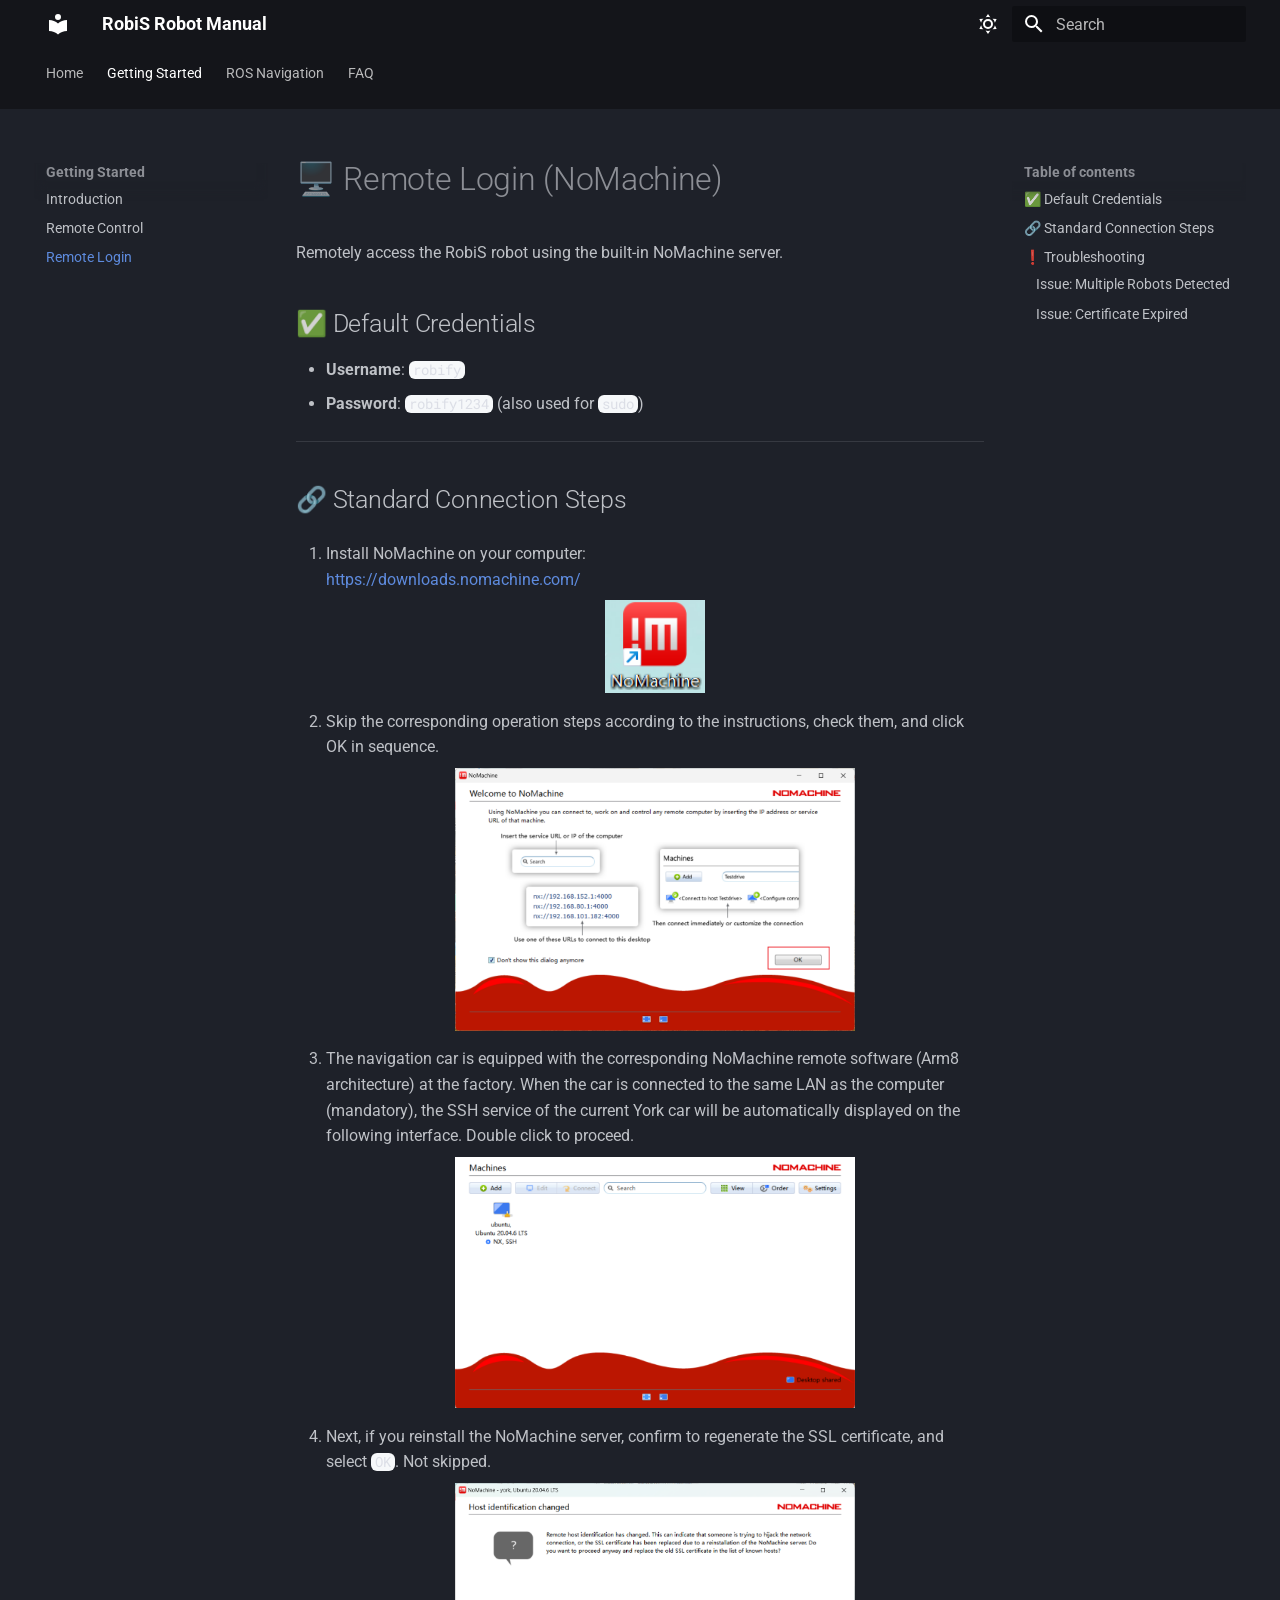
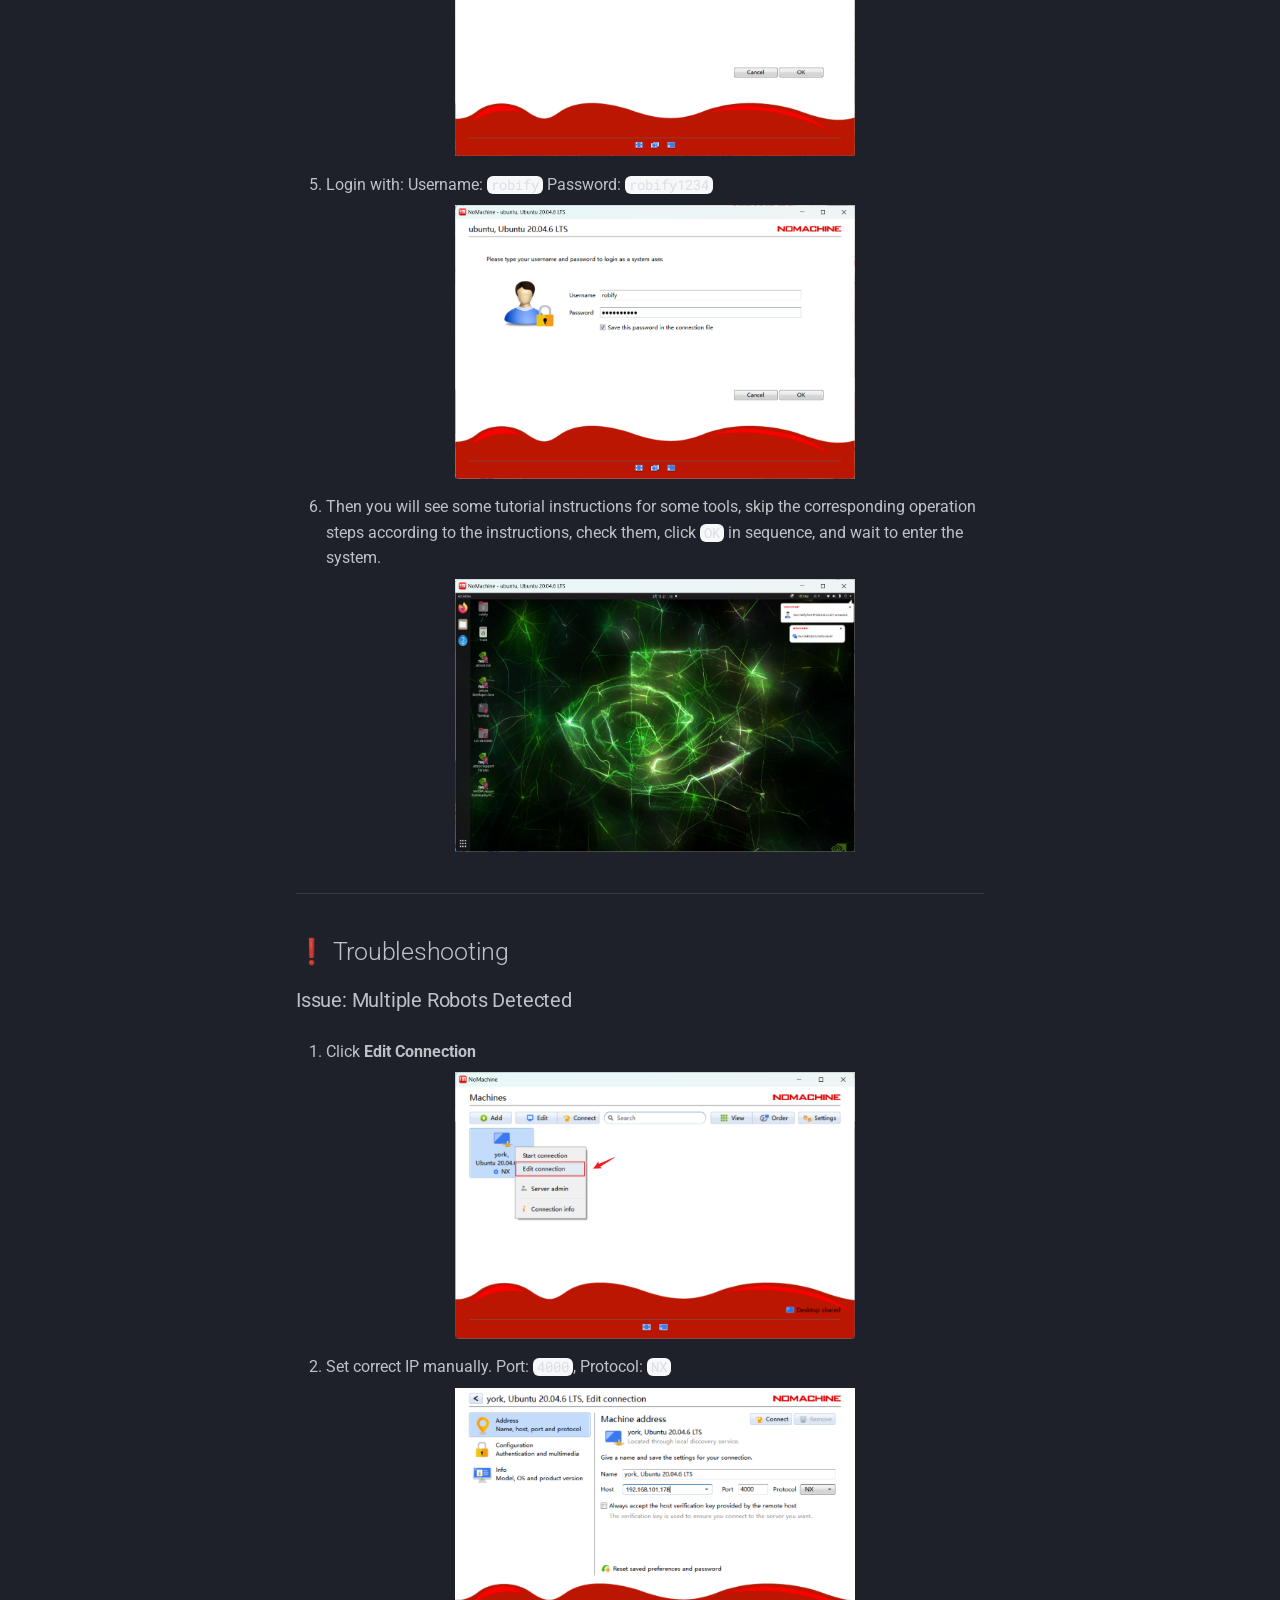
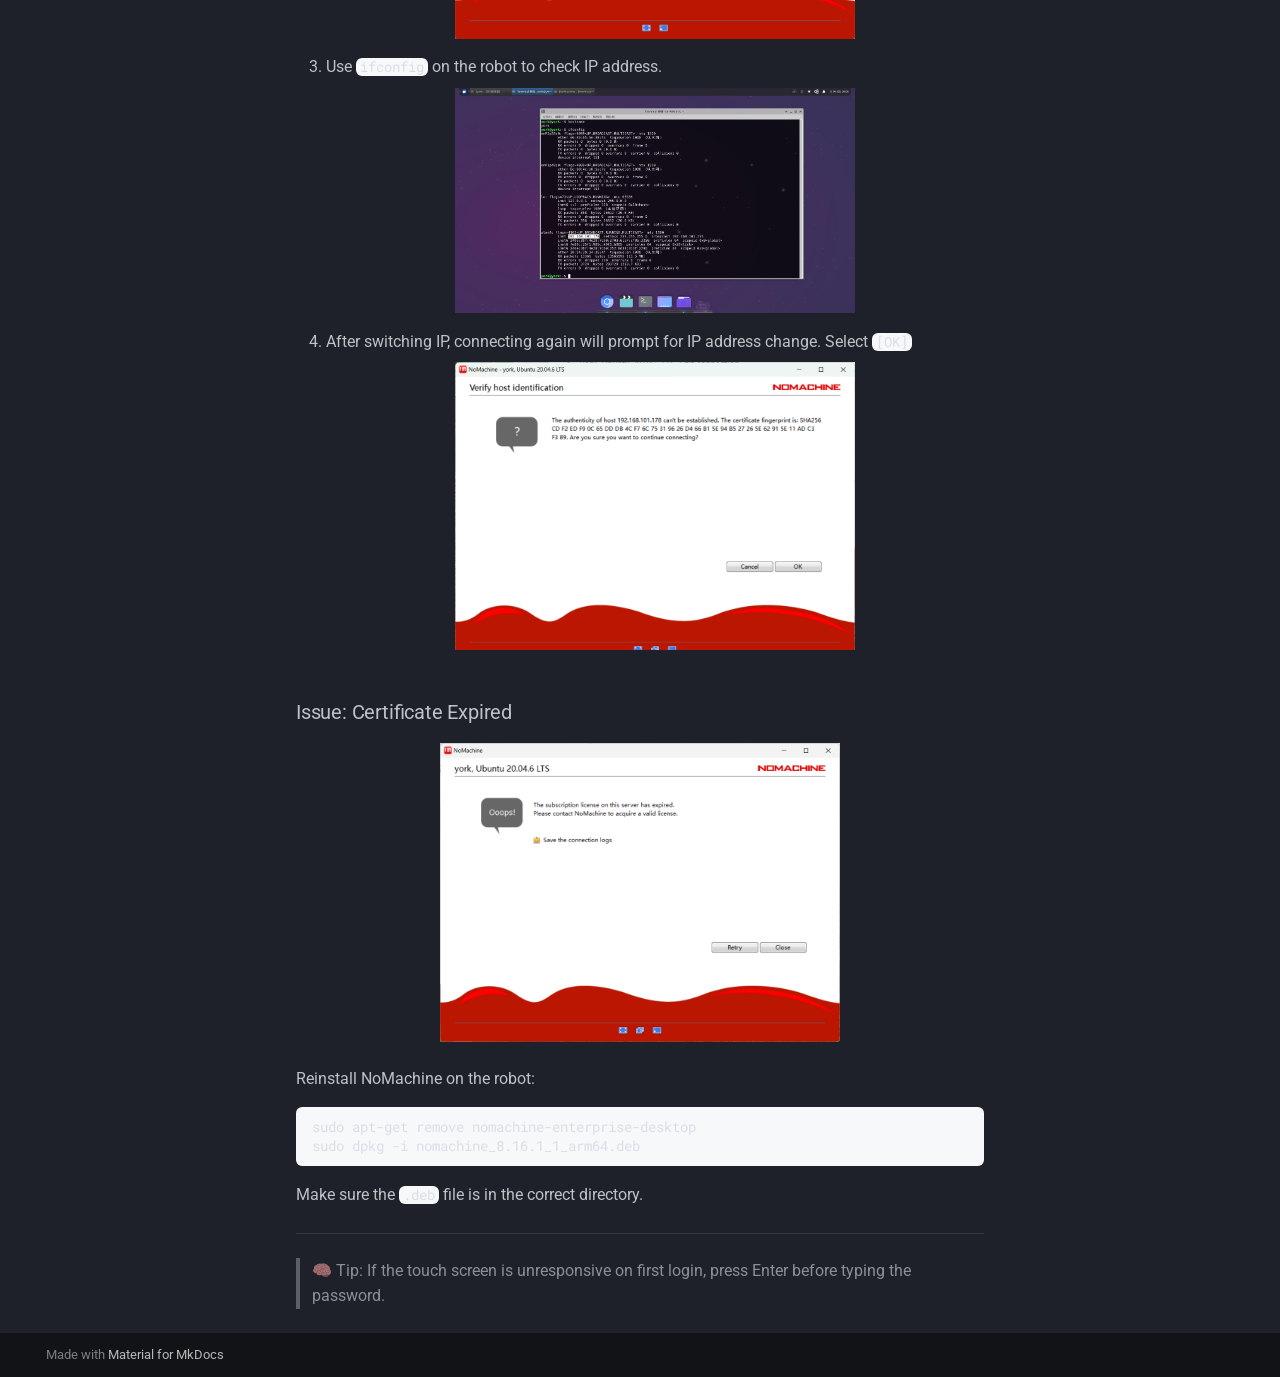
<file: getting-started/remote-login/index.html>
<!doctype html>
<html lang="en" class="no-js">
  <head>
    
      <meta charset="utf-8">
      <meta name="viewport" content="width=device-width,initial-scale=1">
      
      
      
      
        <link rel="prev" href="../remote-control/">
      
      
        <link rel="next" href="../../navigation/ros-startup/">
      
      
        
      
      
      <link rel="icon" href="../../assets/images/favicon.png">
      <meta name="generator" content="mkdocs-1.6.1, mkdocs-material-9.7.0">
    
    
      
        <title>Remote Login - RobiS Robot Manual</title>
      
    
    
      <link rel="stylesheet" href="../../assets/stylesheets/main.618322db.min.css">
      
        
        <link rel="stylesheet" href="../../assets/stylesheets/palette.ab4e12ef.min.css">
      
      


    
    
      
    
    
      
        
        
        <link rel="preconnect" href="https://fonts.gstatic.com" crossorigin>
        <link rel="stylesheet" href="https://fonts.googleapis.com/css?family=Roboto:300,300i,400,400i,700,700i%7CRoboto+Mono:400,400i,700,700i&display=fallback">
        <style>:root{--md-text-font:"Roboto";--md-code-font:"Roboto Mono"}</style>
      
    
    
      <link rel="stylesheet" href="../../assets/custom.css">
    
    <script>__md_scope=new URL("../..",location),__md_hash=e=>[...e].reduce(((e,_)=>(e<<5)-e+_.charCodeAt(0)),0),__md_get=(e,_=localStorage,t=__md_scope)=>JSON.parse(_.getItem(t.pathname+"."+e)),__md_set=(e,_,t=localStorage,a=__md_scope)=>{try{t.setItem(a.pathname+"."+e,JSON.stringify(_))}catch(e){}}</script>
    
      

    
    
  </head>
  
  
    
    
      
    
    
    
    
    <body dir="ltr" data-md-color-scheme="slate" data-md-color-primary="black" data-md-color-accent="teal">
  
    
    <input class="md-toggle" data-md-toggle="drawer" type="checkbox" id="__drawer" autocomplete="off">
    <input class="md-toggle" data-md-toggle="search" type="checkbox" id="__search" autocomplete="off">
    <label class="md-overlay" for="__drawer"></label>
    <div data-md-component="skip">
      
        
        <a href="#remote-login-nomachine" class="md-skip">
          Skip to content
        </a>
      
    </div>
    <div data-md-component="announce">
      
    </div>
    
    
      

<header class="md-header" data-md-component="header">
  <nav class="md-header__inner md-grid" aria-label="Header">
    <a href="../.." title="RobiS Robot Manual" class="md-header__button md-logo" aria-label="RobiS Robot Manual" data-md-component="logo">
      
  
  <svg xmlns="http://www.w3.org/2000/svg" viewBox="0 0 24 24"><path d="M12 8a3 3 0 0 0 3-3 3 3 0 0 0-3-3 3 3 0 0 0-3 3 3 3 0 0 0 3 3m0 3.54C9.64 9.35 6.5 8 3 8v11c3.5 0 6.64 1.35 9 3.54 2.36-2.19 5.5-3.54 9-3.54V8c-3.5 0-6.64 1.35-9 3.54"/></svg>

    </a>
    <label class="md-header__button md-icon" for="__drawer">
      
      <svg xmlns="http://www.w3.org/2000/svg" viewBox="0 0 24 24"><path d="M3 6h18v2H3zm0 5h18v2H3zm0 5h18v2H3z"/></svg>
    </label>
    <div class="md-header__title" data-md-component="header-title">
      <div class="md-header__ellipsis">
        <div class="md-header__topic">
          <span class="md-ellipsis">
            RobiS Robot Manual
          </span>
        </div>
        <div class="md-header__topic" data-md-component="header-topic">
          <span class="md-ellipsis">
            
              Remote Login
            
          </span>
        </div>
      </div>
    </div>
    
      
        <form class="md-header__option" data-md-component="palette">
  
    
    
    
    <input class="md-option" data-md-color-media="" data-md-color-scheme="slate" data-md-color-primary="black" data-md-color-accent="teal"  aria-label="切换到明亮模式"  type="radio" name="__palette" id="__palette_0">
    
      <label class="md-header__button md-icon" title="切换到明亮模式" for="__palette_1" hidden>
        <svg xmlns="http://www.w3.org/2000/svg" viewBox="0 0 24 24"><path d="M12 7a5 5 0 0 1 5 5 5 5 0 0 1-5 5 5 5 0 0 1-5-5 5 5 0 0 1 5-5m0 2a3 3 0 0 0-3 3 3 3 0 0 0 3 3 3 3 0 0 0 3-3 3 3 0 0 0-3-3m0-7 2.39 3.42C13.65 5.15 12.84 5 12 5s-1.65.15-2.39.42zM3.34 7l4.16-.35A7.2 7.2 0 0 0 5.94 8.5c-.44.74-.69 1.5-.83 2.29zm.02 10 1.76-3.77a7.131 7.131 0 0 0 2.38 4.14zM20.65 7l-1.77 3.79a7.02 7.02 0 0 0-2.38-4.15zm-.01 10-4.14.36c.59-.51 1.12-1.14 1.54-1.86.42-.73.69-1.5.83-2.29zM12 22l-2.41-3.44c.74.27 1.55.44 2.41.44.82 0 1.63-.17 2.37-.44z"/></svg>
      </label>
    
  
    
    
    
    <input class="md-option" data-md-color-media="" data-md-color-scheme="default" data-md-color-primary="white" data-md-color-accent="teal"  aria-label="切换到暗黑模式"  type="radio" name="__palette" id="__palette_1">
    
      <label class="md-header__button md-icon" title="切换到暗黑模式" for="__palette_0" hidden>
        <svg xmlns="http://www.w3.org/2000/svg" viewBox="0 0 24 24"><path d="m17.75 4.09-2.53 1.94.91 3.06-2.63-1.81-2.63 1.81.91-3.06-2.53-1.94L12.44 4l1.06-3 1.06 3zm3.5 6.91-1.64 1.25.59 1.98-1.7-1.17-1.7 1.17.59-1.98L15.75 11l2.06-.05L18.5 9l.69 1.95zm-2.28 4.95c.83-.08 1.72 1.1 1.19 1.85-.32.45-.66.87-1.08 1.27C15.17 23 8.84 23 4.94 19.07c-3.91-3.9-3.91-10.24 0-14.14.4-.4.82-.76 1.27-1.08.75-.53 1.93.36 1.85 1.19-.27 2.86.69 5.83 2.89 8.02a9.96 9.96 0 0 0 8.02 2.89m-1.64 2.02a12.08 12.08 0 0 1-7.8-3.47c-2.17-2.19-3.33-5-3.49-7.82-2.81 3.14-2.7 7.96.31 10.98 3.02 3.01 7.84 3.12 10.98.31"/></svg>
      </label>
    
  
</form>
      
    
    
      <script>var palette=__md_get("__palette");if(palette&&palette.color){if("(prefers-color-scheme)"===palette.color.media){var media=matchMedia("(prefers-color-scheme: light)"),input=document.querySelector(media.matches?"[data-md-color-media='(prefers-color-scheme: light)']":"[data-md-color-media='(prefers-color-scheme: dark)']");palette.color.media=input.getAttribute("data-md-color-media"),palette.color.scheme=input.getAttribute("data-md-color-scheme"),palette.color.primary=input.getAttribute("data-md-color-primary"),palette.color.accent=input.getAttribute("data-md-color-accent")}for(var[key,value]of Object.entries(palette.color))document.body.setAttribute("data-md-color-"+key,value)}</script>
    
    
    
      
      
        <label class="md-header__button md-icon" for="__search">
          
          <svg xmlns="http://www.w3.org/2000/svg" viewBox="0 0 24 24"><path d="M9.5 3A6.5 6.5 0 0 1 16 9.5c0 1.61-.59 3.09-1.56 4.23l.27.27h.79l5 5-1.5 1.5-5-5v-.79l-.27-.27A6.52 6.52 0 0 1 9.5 16 6.5 6.5 0 0 1 3 9.5 6.5 6.5 0 0 1 9.5 3m0 2C7 5 5 7 5 9.5S7 14 9.5 14 14 12 14 9.5 12 5 9.5 5"/></svg>
        </label>
        <div class="md-search" data-md-component="search" role="dialog">
  <label class="md-search__overlay" for="__search"></label>
  <div class="md-search__inner" role="search">
    <form class="md-search__form" name="search">
      <input type="text" class="md-search__input" name="query" aria-label="Search" placeholder="Search" autocapitalize="off" autocorrect="off" autocomplete="off" spellcheck="false" data-md-component="search-query" required>
      <label class="md-search__icon md-icon" for="__search">
        
        <svg xmlns="http://www.w3.org/2000/svg" viewBox="0 0 24 24"><path d="M9.5 3A6.5 6.5 0 0 1 16 9.5c0 1.61-.59 3.09-1.56 4.23l.27.27h.79l5 5-1.5 1.5-5-5v-.79l-.27-.27A6.52 6.52 0 0 1 9.5 16 6.5 6.5 0 0 1 3 9.5 6.5 6.5 0 0 1 9.5 3m0 2C7 5 5 7 5 9.5S7 14 9.5 14 14 12 14 9.5 12 5 9.5 5"/></svg>
        
        <svg xmlns="http://www.w3.org/2000/svg" viewBox="0 0 24 24"><path d="M20 11v2H8l5.5 5.5-1.42 1.42L4.16 12l7.92-7.92L13.5 5.5 8 11z"/></svg>
      </label>
      <nav class="md-search__options" aria-label="Search">
        
        <button type="reset" class="md-search__icon md-icon" title="Clear" aria-label="Clear" tabindex="-1">
          
          <svg xmlns="http://www.w3.org/2000/svg" viewBox="0 0 24 24"><path d="M19 6.41 17.59 5 12 10.59 6.41 5 5 6.41 10.59 12 5 17.59 6.41 19 12 13.41 17.59 19 19 17.59 13.41 12z"/></svg>
        </button>
      </nav>
      
    </form>
    <div class="md-search__output">
      <div class="md-search__scrollwrap" tabindex="0" data-md-scrollfix>
        <div class="md-search-result" data-md-component="search-result">
          <div class="md-search-result__meta">
            Initializing search
          </div>
          <ol class="md-search-result__list" role="presentation"></ol>
        </div>
      </div>
    </div>
  </div>
</div>
      
    
    
  </nav>
  
</header>
    
    <div class="md-container" data-md-component="container">
      
      
        
          
            
<nav class="md-tabs" aria-label="Tabs" data-md-component="tabs">
  <div class="md-grid">
    <ul class="md-tabs__list">
      
        
  
  
  
  
    <li class="md-tabs__item">
      <a href="../.." class="md-tabs__link">
        
  
  
    
  
  Home

      </a>
    </li>
  

      
        
  
  
  
    
  
  
    
    
      <li class="md-tabs__item md-tabs__item--active">
        <a href="../introduction/" class="md-tabs__link">
          
  
  
  Getting Started

        </a>
      </li>
    
  

      
        
  
  
  
  
    
    
      <li class="md-tabs__item">
        <a href="../../navigation/ros-startup/" class="md-tabs__link">
          
  
  
  ROS Navigation

        </a>
      </li>
    
  

      
        
  
  
  
  
    <li class="md-tabs__item">
      <a href="../../faq/" class="md-tabs__link">
        
  
  
    
  
  FAQ

      </a>
    </li>
  

      
    </ul>
  </div>
</nav>
          
        
      
      <main class="md-main" data-md-component="main">
        <div class="md-main__inner md-grid">
          
            
              
              <div class="md-sidebar md-sidebar--primary" data-md-component="sidebar" data-md-type="navigation" >
                <div class="md-sidebar__scrollwrap">
                  <div class="md-sidebar__inner">
                    


  


<nav class="md-nav md-nav--primary md-nav--lifted" aria-label="Navigation" data-md-level="0">
  <label class="md-nav__title" for="__drawer">
    <a href="../.." title="RobiS Robot Manual" class="md-nav__button md-logo" aria-label="RobiS Robot Manual" data-md-component="logo">
      
  
  <svg xmlns="http://www.w3.org/2000/svg" viewBox="0 0 24 24"><path d="M12 8a3 3 0 0 0 3-3 3 3 0 0 0-3-3 3 3 0 0 0-3 3 3 3 0 0 0 3 3m0 3.54C9.64 9.35 6.5 8 3 8v11c3.5 0 6.64 1.35 9 3.54 2.36-2.19 5.5-3.54 9-3.54V8c-3.5 0-6.64 1.35-9 3.54"/></svg>

    </a>
    RobiS Robot Manual
  </label>
  
  <ul class="md-nav__list" data-md-scrollfix>
    
      
      
  
  
  
  
    <li class="md-nav__item">
      <a href="../.." class="md-nav__link">
        
  
  
  <span class="md-ellipsis">
    
  
    Home
  

    
  </span>
  
  

      </a>
    </li>
  

    
      
      
  
  
    
  
  
  
    
    
    
    
      
        
        
      
      
    
    
    <li class="md-nav__item md-nav__item--active md-nav__item--section md-nav__item--nested">
      
        
        
        <input class="md-nav__toggle md-toggle " type="checkbox" id="__nav_2" checked>
        
          
          <label class="md-nav__link" for="__nav_2" id="__nav_2_label" tabindex="">
            
  
  
  <span class="md-ellipsis">
    
  
    Getting Started
  

    
  </span>
  
  

            <span class="md-nav__icon md-icon"></span>
          </label>
        
        <nav class="md-nav" data-md-level="1" aria-labelledby="__nav_2_label" aria-expanded="true">
          <label class="md-nav__title" for="__nav_2">
            <span class="md-nav__icon md-icon"></span>
            
  
    Getting Started
  

          </label>
          <ul class="md-nav__list" data-md-scrollfix>
            
              
                
  
  
  
  
    <li class="md-nav__item">
      <a href="../introduction/" class="md-nav__link">
        
  
  
  <span class="md-ellipsis">
    
  
    Introduction
  

    
  </span>
  
  

      </a>
    </li>
  

              
            
              
                
  
  
  
  
    <li class="md-nav__item">
      <a href="../remote-control/" class="md-nav__link">
        
  
  
  <span class="md-ellipsis">
    
  
    Remote Control
  

    
  </span>
  
  

      </a>
    </li>
  

              
            
              
                
  
  
    
  
  
  
    <li class="md-nav__item md-nav__item--active">
      
      <input class="md-nav__toggle md-toggle" type="checkbox" id="__toc">
      
      
        
      
      
        <label class="md-nav__link md-nav__link--active" for="__toc">
          
  
  
  <span class="md-ellipsis">
    
  
    Remote Login
  

    
  </span>
  
  

          <span class="md-nav__icon md-icon"></span>
        </label>
      
      <a href="./" class="md-nav__link md-nav__link--active">
        
  
  
  <span class="md-ellipsis">
    
  
    Remote Login
  

    
  </span>
  
  

      </a>
      
        

<nav class="md-nav md-nav--secondary" aria-label="Table of contents">
  
  
  
    
  
  
    <label class="md-nav__title" for="__toc">
      <span class="md-nav__icon md-icon"></span>
      Table of contents
    </label>
    <ul class="md-nav__list" data-md-component="toc" data-md-scrollfix>
      
        <li class="md-nav__item">
  <a href="#default-credentials" class="md-nav__link">
    <span class="md-ellipsis">
      
        ✅ Default Credentials
      
    </span>
  </a>
  
</li>
      
        <li class="md-nav__item">
  <a href="#standard-connection-steps" class="md-nav__link">
    <span class="md-ellipsis">
      
        🔗 Standard Connection Steps
      
    </span>
  </a>
  
</li>
      
        <li class="md-nav__item">
  <a href="#troubleshooting" class="md-nav__link">
    <span class="md-ellipsis">
      
        ❗ Troubleshooting
      
    </span>
  </a>
  
    <nav class="md-nav" aria-label="❗ Troubleshooting">
      <ul class="md-nav__list">
        
          <li class="md-nav__item">
  <a href="#issue-multiple-robots-detected" class="md-nav__link">
    <span class="md-ellipsis">
      
        Issue: Multiple Robots Detected
      
    </span>
  </a>
  
</li>
        
          <li class="md-nav__item">
  <a href="#issue-certificate-expired" class="md-nav__link">
    <span class="md-ellipsis">
      
        Issue: Certificate Expired
      
    </span>
  </a>
  
</li>
        
      </ul>
    </nav>
  
</li>
      
    </ul>
  
</nav>
      
    </li>
  

              
            
          </ul>
        </nav>
      
    </li>
  

    
      
      
  
  
  
  
    
    
    
    
      
      
    
    
    <li class="md-nav__item md-nav__item--nested">
      
        
        
          
        
        <input class="md-nav__toggle md-toggle md-toggle--indeterminate" type="checkbox" id="__nav_3" >
        
          
          <label class="md-nav__link" for="__nav_3" id="__nav_3_label" tabindex="0">
            
  
  
  <span class="md-ellipsis">
    
  
    ROS Navigation
  

    
  </span>
  
  

            <span class="md-nav__icon md-icon"></span>
          </label>
        
        <nav class="md-nav" data-md-level="1" aria-labelledby="__nav_3_label" aria-expanded="false">
          <label class="md-nav__title" for="__nav_3">
            <span class="md-nav__icon md-icon"></span>
            
  
    ROS Navigation
  

          </label>
          <ul class="md-nav__list" data-md-scrollfix>
            
              
                
  
  
  
  
    <li class="md-nav__item">
      <a href="../../navigation/ros-startup/" class="md-nav__link">
        
  
  
  <span class="md-ellipsis">
    
  
    Driver Startup
  

    
  </span>
  
  

      </a>
    </li>
  

              
            
              
                
  
  
  
  
    <li class="md-nav__item">
      <a href="../../navigation/Autoware/" class="md-nav__link">
        
  
  
  <span class="md-ellipsis">
    
  
    Autoware 3D Slam
  

    
  </span>
  
  

      </a>
    </li>
  

              
            
              
                
  
  
  
  
    <li class="md-nav__item">
      <a href="../../navigation/lidar-navigation/" class="md-nav__link">
        
  
  
  <span class="md-ellipsis">
    
  
    Karto 2D Navigation
  

    
  </span>
  
  

      </a>
    </li>
  

              
            
              
                
  
  
  
  
    <li class="md-nav__item">
      <a href="../../navigation/cartographer/" class="md-nav__link">
        
  
  
  <span class="md-ellipsis">
    
  
    Cartographer Mapping & Navigation
  

    
  </span>
  
  

      </a>
    </li>
  

              
            
              
                
  
  
  
  
    <li class="md-nav__item">
      <a href="../../navigation/depth-camera/" class="md-nav__link">
        
  
  
  <span class="md-ellipsis">
    
  
    Depth Camera
  

    
  </span>
  
  

      </a>
    </li>
  

              
            
          </ul>
        </nav>
      
    </li>
  

    
      
      
  
  
  
  
    <li class="md-nav__item">
      <a href="../../faq/" class="md-nav__link">
        
  
  
  <span class="md-ellipsis">
    
  
    FAQ
  

    
  </span>
  
  

      </a>
    </li>
  

    
  </ul>
</nav>
                  </div>
                </div>
              </div>
            
            
              
              <div class="md-sidebar md-sidebar--secondary" data-md-component="sidebar" data-md-type="toc" >
                <div class="md-sidebar__scrollwrap">
                  <div class="md-sidebar__inner">
                    

<nav class="md-nav md-nav--secondary" aria-label="Table of contents">
  
  
  
    
  
  
    <label class="md-nav__title" for="__toc">
      <span class="md-nav__icon md-icon"></span>
      Table of contents
    </label>
    <ul class="md-nav__list" data-md-component="toc" data-md-scrollfix>
      
        <li class="md-nav__item">
  <a href="#default-credentials" class="md-nav__link">
    <span class="md-ellipsis">
      
        ✅ Default Credentials
      
    </span>
  </a>
  
</li>
      
        <li class="md-nav__item">
  <a href="#standard-connection-steps" class="md-nav__link">
    <span class="md-ellipsis">
      
        🔗 Standard Connection Steps
      
    </span>
  </a>
  
</li>
      
        <li class="md-nav__item">
  <a href="#troubleshooting" class="md-nav__link">
    <span class="md-ellipsis">
      
        ❗ Troubleshooting
      
    </span>
  </a>
  
    <nav class="md-nav" aria-label="❗ Troubleshooting">
      <ul class="md-nav__list">
        
          <li class="md-nav__item">
  <a href="#issue-multiple-robots-detected" class="md-nav__link">
    <span class="md-ellipsis">
      
        Issue: Multiple Robots Detected
      
    </span>
  </a>
  
</li>
        
          <li class="md-nav__item">
  <a href="#issue-certificate-expired" class="md-nav__link">
    <span class="md-ellipsis">
      
        Issue: Certificate Expired
      
    </span>
  </a>
  
</li>
        
      </ul>
    </nav>
  
</li>
      
    </ul>
  
</nav>
                  </div>
                </div>
              </div>
            
          
          
            <div class="md-content" data-md-component="content">
              
              <article class="md-content__inner md-typeset">
                
                  



<h1 id="remote-login-nomachine">🖥️ Remote Login (NoMachine)</h1>
<p>Remotely access the RobiS robot using the built-in NoMachine server.</p>
<h2 id="default-credentials">✅ Default Credentials</h2>
<ul>
<li><strong>Username</strong>: <code>robify</code></li>
<li><strong>Password</strong>: <code>robify1234</code> (also used for <code>sudo</code>)</li>
</ul>
<hr />
<h2 id="standard-connection-steps">🔗 Standard Connection Steps</h2>
<ol>
<li>
<p>Install NoMachine on your computer:<br />
<a href="https://downloads.nomachine.com/">https://downloads.nomachine.com/</a>
 <br />
<p align="center">
   <img src="../../imgs/image5.png" alt="button" width="100"/>
   </p></p>
</li>
<li>
<p>Skip the corresponding operation steps according to the instructions, check them, and click OK in sequence.
 <br />
<p align="center">
   <img src="../../imgs/image6.png" alt="button" width="400"/>
   </p></p>
</li>
<li>
<p>The navigation car is equipped with the corresponding NoMachine remote software (Arm8 architecture) at the factory. When the car is connected to the same LAN as the computer (mandatory), the SSH service of the current York car will be automatically displayed on the following interface. Double click to proceed.
 <br />
<p align="center">
   <img src="../../imgs/image7.png" alt="button" width="400"/>
   </p>
</p>
</li>
<li>
<p>Next, if you reinstall the NoMachine server, confirm to regenerate the SSL certificate, and select <code>OK</code>. Not skipped.
 <br />
<p align="center">
   <img src="../../imgs/image8.png" alt="button" width="400"/>
   </p>
</p>
</li>
<li>
<p>Login with: Username: <code>robify</code>   Password: <code>robify1234</code>
 <br />
<p align="center">
   <img src="../../imgs/image9.png" alt="button" width="400"/>
   </p>
</p>
</li>
<li>
<p>Then you will see some tutorial instructions for some tools, skip the corresponding operation steps according to the instructions, check them, click <code>OK</code> in sequence, and wait to enter the system.
 <br />
<p align="center">
   <img src="../../imgs/image10.png" alt="button" width="400"/>
   </p>
</p>
</li>
</ol>
<hr />
<h2 id="troubleshooting">❗ Troubleshooting</h2>
<h3 id="issue-multiple-robots-detected">Issue: Multiple Robots Detected</h3>
<ol>
<li>
<p>Click <strong>Edit Connection</strong>
 <br />
<p align="center">
   <img src="../../imgs/image11.png" alt="button" width="400"/>
   </p></p>
</li>
<li>
<p>Set correct IP manually. Port: <code>4000</code>, Protocol: <code>NX</code>
 <br />
<p align="center">
   <img src="../../imgs/image12.png" alt="button" width="400"/>
   </p></p>
</li>
<li>
<p>Use <code>ifconfig</code> on the robot to check IP address.
 <br />
<p align="center">
   <img src="../../imgs/image13.png" alt="button" width="400"/>
   </p></p>
</li>
<li>
<p>After switching IP, connecting again will prompt for IP address change. Select <code>[OK]</code>
 <br />
<p align="center">
   <img src="../../imgs/image14.png" alt="button" width="400"/>
   </p></p>
</li>
</ol>
<h3 id="issue-certificate-expired">Issue: Certificate Expired</h3>
<p align="center">
   <img src="../../imgs/image15.png" alt="button" width="400"/>
   </p>
<p>Reinstall NoMachine on the robot:</p>
<div class="highlight"><pre><span></span><code><a id="__codelineno-0-1" name="__codelineno-0-1" href="#__codelineno-0-1"></a>sudo<span class="w"> </span>apt-get<span class="w"> </span>remove<span class="w"> </span>nomachine-enterprise-desktop
<a id="__codelineno-0-2" name="__codelineno-0-2" href="#__codelineno-0-2"></a>sudo<span class="w"> </span>dpkg<span class="w"> </span>-i<span class="w"> </span>nomachine_8.16.1_1_arm64.deb
</code></pre></div>
<p>Make sure the <code>.deb</code> file is in the correct directory.</p>
<hr />
<blockquote>
<p>🧠 Tip: If the touch screen is unresponsive on first login, press Enter before typing the password.</p>
</blockquote>
<!-- !!! tip "Quick Tip"
    Use `roslaunch robot_start robot_start.launch` to start all drivers at once.

!!! warning "Battery Warning"
    Always disconnect the battery when servicing the robot.

!!! note "Controller Sleep Mode"
    The PS2 controller enters sleep after 5 minutes of inactivity.

!!! info
    NoMachine requires the robot and your PC to be on the **same LAN**. -->












                
              </article>
            </div>
          
          
<script>var target=document.getElementById(location.hash.slice(1));target&&target.name&&(target.checked=target.name.startsWith("__tabbed_"))</script>
        </div>
        
          <button type="button" class="md-top md-icon" data-md-component="top" hidden>
  
  <svg xmlns="http://www.w3.org/2000/svg" viewBox="0 0 24 24"><path d="M13 20h-2V8l-5.5 5.5-1.42-1.42L12 4.16l7.92 7.92-1.42 1.42L13 8z"/></svg>
  Back to top
</button>
        
      </main>
      
        <footer class="md-footer">
  
  <div class="md-footer-meta md-typeset">
    <div class="md-footer-meta__inner md-grid">
      <div class="md-copyright">
  
  
    Made with
    <a href="https://squidfunk.github.io/mkdocs-material/" target="_blank" rel="noopener">
      Material for MkDocs
    </a>
  
</div>
      
    </div>
  </div>
</footer>
      
    </div>
    <div class="md-dialog" data-md-component="dialog">
      <div class="md-dialog__inner md-typeset"></div>
    </div>
    
    
    
      
      
      <script id="__config" type="application/json">{"annotate": null, "base": "../..", "features": ["navigation.tabs", "navigation.top", "content.code.annotate", "content.action.edit", "navigation.expand"], "search": "../../assets/javascripts/workers/search.7a47a382.min.js", "tags": null, "translations": {"clipboard.copied": "Copied to clipboard", "clipboard.copy": "Copy to clipboard", "search.result.more.one": "1 more on this page", "search.result.more.other": "# more on this page", "search.result.none": "No matching documents", "search.result.one": "1 matching document", "search.result.other": "# matching documents", "search.result.placeholder": "Type to start searching", "search.result.term.missing": "Missing", "select.version": "Select version"}, "version": null}</script>
    
    
      <script src="../../assets/javascripts/bundle.e71a0d61.min.js"></script>
      
    
  </body>
</html>
</file>
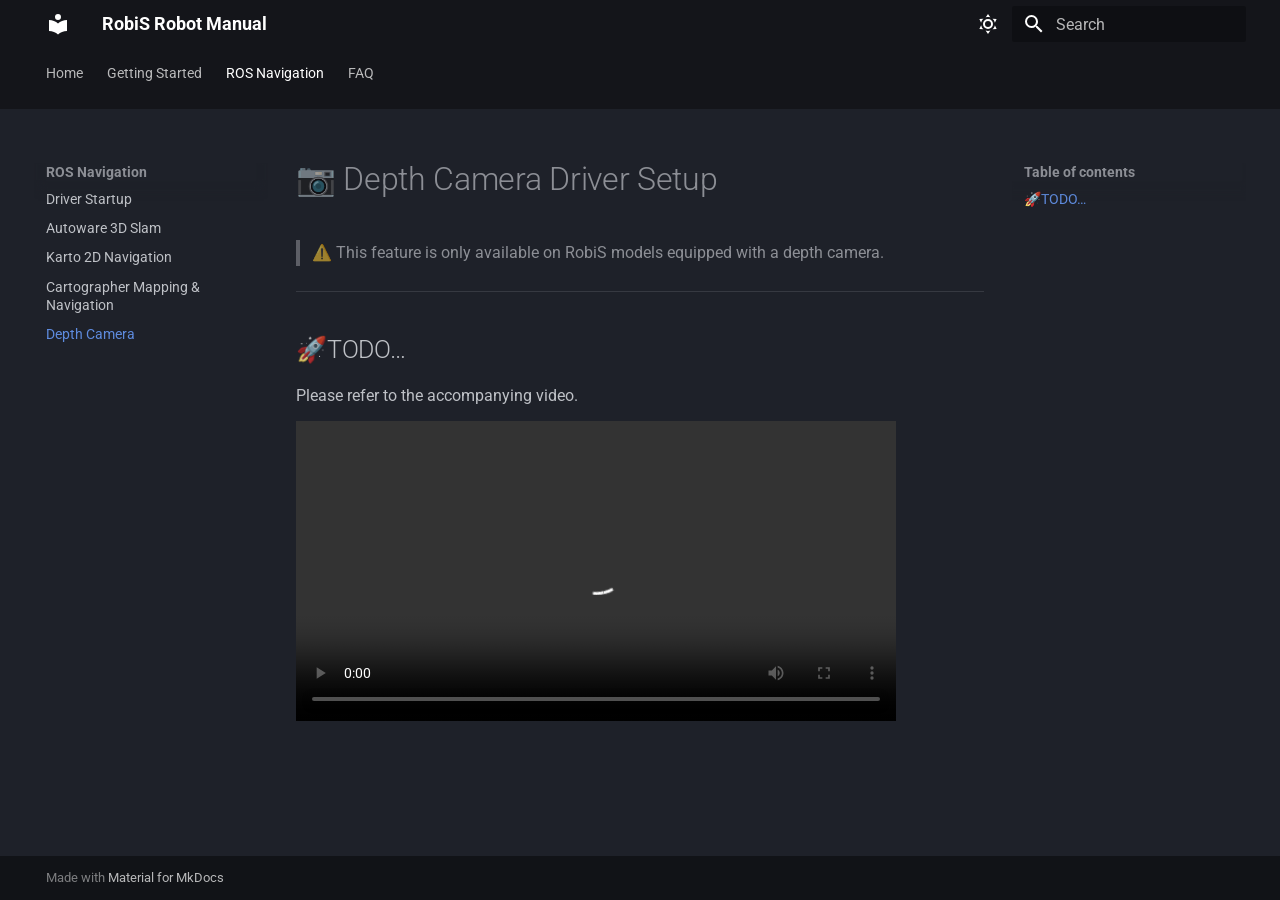
<file: navigation/depth-camera/index.html>
<!doctype html>
<html lang="en" class="no-js">
  <head>
    
      <meta charset="utf-8">
      <meta name="viewport" content="width=device-width,initial-scale=1">
      
      
      
      
        <link rel="prev" href="../cartographer/">
      
      
        <link rel="next" href="../../faq/">
      
      
        
      
      
      <link rel="icon" href="../../assets/images/favicon.png">
      <meta name="generator" content="mkdocs-1.6.1, mkdocs-material-9.7.0">
    
    
      
        <title>Depth Camera - RobiS Robot Manual</title>
      
    
    
      <link rel="stylesheet" href="../../assets/stylesheets/main.618322db.min.css">
      
        
        <link rel="stylesheet" href="../../assets/stylesheets/palette.ab4e12ef.min.css">
      
      


    
    
      
    
    
      
        
        
        <link rel="preconnect" href="https://fonts.gstatic.com" crossorigin>
        <link rel="stylesheet" href="https://fonts.googleapis.com/css?family=Roboto:300,300i,400,400i,700,700i%7CRoboto+Mono:400,400i,700,700i&display=fallback">
        <style>:root{--md-text-font:"Roboto";--md-code-font:"Roboto Mono"}</style>
      
    
    
      <link rel="stylesheet" href="../../assets/custom.css">
    
    <script>__md_scope=new URL("../..",location),__md_hash=e=>[...e].reduce(((e,_)=>(e<<5)-e+_.charCodeAt(0)),0),__md_get=(e,_=localStorage,t=__md_scope)=>JSON.parse(_.getItem(t.pathname+"."+e)),__md_set=(e,_,t=localStorage,a=__md_scope)=>{try{t.setItem(a.pathname+"."+e,JSON.stringify(_))}catch(e){}}</script>
    
      

    
    
  </head>
  
  
    
    
      
    
    
    
    
    <body dir="ltr" data-md-color-scheme="slate" data-md-color-primary="black" data-md-color-accent="teal">
  
    
    <input class="md-toggle" data-md-toggle="drawer" type="checkbox" id="__drawer" autocomplete="off">
    <input class="md-toggle" data-md-toggle="search" type="checkbox" id="__search" autocomplete="off">
    <label class="md-overlay" for="__drawer"></label>
    <div data-md-component="skip">
      
        
        <a href="#depth-camera-driver-setup" class="md-skip">
          Skip to content
        </a>
      
    </div>
    <div data-md-component="announce">
      
    </div>
    
    
      

<header class="md-header" data-md-component="header">
  <nav class="md-header__inner md-grid" aria-label="Header">
    <a href="../.." title="RobiS Robot Manual" class="md-header__button md-logo" aria-label="RobiS Robot Manual" data-md-component="logo">
      
  
  <svg xmlns="http://www.w3.org/2000/svg" viewBox="0 0 24 24"><path d="M12 8a3 3 0 0 0 3-3 3 3 0 0 0-3-3 3 3 0 0 0-3 3 3 3 0 0 0 3 3m0 3.54C9.64 9.35 6.5 8 3 8v11c3.5 0 6.64 1.35 9 3.54 2.36-2.19 5.5-3.54 9-3.54V8c-3.5 0-6.64 1.35-9 3.54"/></svg>

    </a>
    <label class="md-header__button md-icon" for="__drawer">
      
      <svg xmlns="http://www.w3.org/2000/svg" viewBox="0 0 24 24"><path d="M3 6h18v2H3zm0 5h18v2H3zm0 5h18v2H3z"/></svg>
    </label>
    <div class="md-header__title" data-md-component="header-title">
      <div class="md-header__ellipsis">
        <div class="md-header__topic">
          <span class="md-ellipsis">
            RobiS Robot Manual
          </span>
        </div>
        <div class="md-header__topic" data-md-component="header-topic">
          <span class="md-ellipsis">
            
              Depth Camera
            
          </span>
        </div>
      </div>
    </div>
    
      
        <form class="md-header__option" data-md-component="palette">
  
    
    
    
    <input class="md-option" data-md-color-media="" data-md-color-scheme="slate" data-md-color-primary="black" data-md-color-accent="teal"  aria-label="切换到明亮模式"  type="radio" name="__palette" id="__palette_0">
    
      <label class="md-header__button md-icon" title="切换到明亮模式" for="__palette_1" hidden>
        <svg xmlns="http://www.w3.org/2000/svg" viewBox="0 0 24 24"><path d="M12 7a5 5 0 0 1 5 5 5 5 0 0 1-5 5 5 5 0 0 1-5-5 5 5 0 0 1 5-5m0 2a3 3 0 0 0-3 3 3 3 0 0 0 3 3 3 3 0 0 0 3-3 3 3 0 0 0-3-3m0-7 2.39 3.42C13.65 5.15 12.84 5 12 5s-1.65.15-2.39.42zM3.34 7l4.16-.35A7.2 7.2 0 0 0 5.94 8.5c-.44.74-.69 1.5-.83 2.29zm.02 10 1.76-3.77a7.131 7.131 0 0 0 2.38 4.14zM20.65 7l-1.77 3.79a7.02 7.02 0 0 0-2.38-4.15zm-.01 10-4.14.36c.59-.51 1.12-1.14 1.54-1.86.42-.73.69-1.5.83-2.29zM12 22l-2.41-3.44c.74.27 1.55.44 2.41.44.82 0 1.63-.17 2.37-.44z"/></svg>
      </label>
    
  
    
    
    
    <input class="md-option" data-md-color-media="" data-md-color-scheme="default" data-md-color-primary="white" data-md-color-accent="teal"  aria-label="切换到暗黑模式"  type="radio" name="__palette" id="__palette_1">
    
      <label class="md-header__button md-icon" title="切换到暗黑模式" for="__palette_0" hidden>
        <svg xmlns="http://www.w3.org/2000/svg" viewBox="0 0 24 24"><path d="m17.75 4.09-2.53 1.94.91 3.06-2.63-1.81-2.63 1.81.91-3.06-2.53-1.94L12.44 4l1.06-3 1.06 3zm3.5 6.91-1.64 1.25.59 1.98-1.7-1.17-1.7 1.17.59-1.98L15.75 11l2.06-.05L18.5 9l.69 1.95zm-2.28 4.95c.83-.08 1.72 1.1 1.19 1.85-.32.45-.66.87-1.08 1.27C15.17 23 8.84 23 4.94 19.07c-3.91-3.9-3.91-10.24 0-14.14.4-.4.82-.76 1.27-1.08.75-.53 1.93.36 1.85 1.19-.27 2.86.69 5.83 2.89 8.02a9.96 9.96 0 0 0 8.02 2.89m-1.64 2.02a12.08 12.08 0 0 1-7.8-3.47c-2.17-2.19-3.33-5-3.49-7.82-2.81 3.14-2.7 7.96.31 10.98 3.02 3.01 7.84 3.12 10.98.31"/></svg>
      </label>
    
  
</form>
      
    
    
      <script>var palette=__md_get("__palette");if(palette&&palette.color){if("(prefers-color-scheme)"===palette.color.media){var media=matchMedia("(prefers-color-scheme: light)"),input=document.querySelector(media.matches?"[data-md-color-media='(prefers-color-scheme: light)']":"[data-md-color-media='(prefers-color-scheme: dark)']");palette.color.media=input.getAttribute("data-md-color-media"),palette.color.scheme=input.getAttribute("data-md-color-scheme"),palette.color.primary=input.getAttribute("data-md-color-primary"),palette.color.accent=input.getAttribute("data-md-color-accent")}for(var[key,value]of Object.entries(palette.color))document.body.setAttribute("data-md-color-"+key,value)}</script>
    
    
    
      
      
        <label class="md-header__button md-icon" for="__search">
          
          <svg xmlns="http://www.w3.org/2000/svg" viewBox="0 0 24 24"><path d="M9.5 3A6.5 6.5 0 0 1 16 9.5c0 1.61-.59 3.09-1.56 4.23l.27.27h.79l5 5-1.5 1.5-5-5v-.79l-.27-.27A6.52 6.52 0 0 1 9.5 16 6.5 6.5 0 0 1 3 9.5 6.5 6.5 0 0 1 9.5 3m0 2C7 5 5 7 5 9.5S7 14 9.5 14 14 12 14 9.5 12 5 9.5 5"/></svg>
        </label>
        <div class="md-search" data-md-component="search" role="dialog">
  <label class="md-search__overlay" for="__search"></label>
  <div class="md-search__inner" role="search">
    <form class="md-search__form" name="search">
      <input type="text" class="md-search__input" name="query" aria-label="Search" placeholder="Search" autocapitalize="off" autocorrect="off" autocomplete="off" spellcheck="false" data-md-component="search-query" required>
      <label class="md-search__icon md-icon" for="__search">
        
        <svg xmlns="http://www.w3.org/2000/svg" viewBox="0 0 24 24"><path d="M9.5 3A6.5 6.5 0 0 1 16 9.5c0 1.61-.59 3.09-1.56 4.23l.27.27h.79l5 5-1.5 1.5-5-5v-.79l-.27-.27A6.52 6.52 0 0 1 9.5 16 6.5 6.5 0 0 1 3 9.5 6.5 6.5 0 0 1 9.5 3m0 2C7 5 5 7 5 9.5S7 14 9.5 14 14 12 14 9.5 12 5 9.5 5"/></svg>
        
        <svg xmlns="http://www.w3.org/2000/svg" viewBox="0 0 24 24"><path d="M20 11v2H8l5.5 5.5-1.42 1.42L4.16 12l7.92-7.92L13.5 5.5 8 11z"/></svg>
      </label>
      <nav class="md-search__options" aria-label="Search">
        
        <button type="reset" class="md-search__icon md-icon" title="Clear" aria-label="Clear" tabindex="-1">
          
          <svg xmlns="http://www.w3.org/2000/svg" viewBox="0 0 24 24"><path d="M19 6.41 17.59 5 12 10.59 6.41 5 5 6.41 10.59 12 5 17.59 6.41 19 12 13.41 17.59 19 19 17.59 13.41 12z"/></svg>
        </button>
      </nav>
      
    </form>
    <div class="md-search__output">
      <div class="md-search__scrollwrap" tabindex="0" data-md-scrollfix>
        <div class="md-search-result" data-md-component="search-result">
          <div class="md-search-result__meta">
            Initializing search
          </div>
          <ol class="md-search-result__list" role="presentation"></ol>
        </div>
      </div>
    </div>
  </div>
</div>
      
    
    
  </nav>
  
</header>
    
    <div class="md-container" data-md-component="container">
      
      
        
          
            
<nav class="md-tabs" aria-label="Tabs" data-md-component="tabs">
  <div class="md-grid">
    <ul class="md-tabs__list">
      
        
  
  
  
  
    <li class="md-tabs__item">
      <a href="../.." class="md-tabs__link">
        
  
  
    
  
  Home

      </a>
    </li>
  

      
        
  
  
  
  
    
    
      <li class="md-tabs__item">
        <a href="../../getting-started/introduction/" class="md-tabs__link">
          
  
  
  Getting Started

        </a>
      </li>
    
  

      
        
  
  
  
    
  
  
    
    
      <li class="md-tabs__item md-tabs__item--active">
        <a href="../ros-startup/" class="md-tabs__link">
          
  
  
  ROS Navigation

        </a>
      </li>
    
  

      
        
  
  
  
  
    <li class="md-tabs__item">
      <a href="../../faq/" class="md-tabs__link">
        
  
  
    
  
  FAQ

      </a>
    </li>
  

      
    </ul>
  </div>
</nav>
          
        
      
      <main class="md-main" data-md-component="main">
        <div class="md-main__inner md-grid">
          
            
              
              <div class="md-sidebar md-sidebar--primary" data-md-component="sidebar" data-md-type="navigation" >
                <div class="md-sidebar__scrollwrap">
                  <div class="md-sidebar__inner">
                    


  


<nav class="md-nav md-nav--primary md-nav--lifted" aria-label="Navigation" data-md-level="0">
  <label class="md-nav__title" for="__drawer">
    <a href="../.." title="RobiS Robot Manual" class="md-nav__button md-logo" aria-label="RobiS Robot Manual" data-md-component="logo">
      
  
  <svg xmlns="http://www.w3.org/2000/svg" viewBox="0 0 24 24"><path d="M12 8a3 3 0 0 0 3-3 3 3 0 0 0-3-3 3 3 0 0 0-3 3 3 3 0 0 0 3 3m0 3.54C9.64 9.35 6.5 8 3 8v11c3.5 0 6.64 1.35 9 3.54 2.36-2.19 5.5-3.54 9-3.54V8c-3.5 0-6.64 1.35-9 3.54"/></svg>

    </a>
    RobiS Robot Manual
  </label>
  
  <ul class="md-nav__list" data-md-scrollfix>
    
      
      
  
  
  
  
    <li class="md-nav__item">
      <a href="../.." class="md-nav__link">
        
  
  
  <span class="md-ellipsis">
    
  
    Home
  

    
  </span>
  
  

      </a>
    </li>
  

    
      
      
  
  
  
  
    
    
    
    
      
      
    
    
    <li class="md-nav__item md-nav__item--nested">
      
        
        
          
        
        <input class="md-nav__toggle md-toggle md-toggle--indeterminate" type="checkbox" id="__nav_2" >
        
          
          <label class="md-nav__link" for="__nav_2" id="__nav_2_label" tabindex="0">
            
  
  
  <span class="md-ellipsis">
    
  
    Getting Started
  

    
  </span>
  
  

            <span class="md-nav__icon md-icon"></span>
          </label>
        
        <nav class="md-nav" data-md-level="1" aria-labelledby="__nav_2_label" aria-expanded="false">
          <label class="md-nav__title" for="__nav_2">
            <span class="md-nav__icon md-icon"></span>
            
  
    Getting Started
  

          </label>
          <ul class="md-nav__list" data-md-scrollfix>
            
              
                
  
  
  
  
    <li class="md-nav__item">
      <a href="../../getting-started/introduction/" class="md-nav__link">
        
  
  
  <span class="md-ellipsis">
    
  
    Introduction
  

    
  </span>
  
  

      </a>
    </li>
  

              
            
              
                
  
  
  
  
    <li class="md-nav__item">
      <a href="../../getting-started/remote-control/" class="md-nav__link">
        
  
  
  <span class="md-ellipsis">
    
  
    Remote Control
  

    
  </span>
  
  

      </a>
    </li>
  

              
            
              
                
  
  
  
  
    <li class="md-nav__item">
      <a href="../../getting-started/remote-login/" class="md-nav__link">
        
  
  
  <span class="md-ellipsis">
    
  
    Remote Login
  

    
  </span>
  
  

      </a>
    </li>
  

              
            
          </ul>
        </nav>
      
    </li>
  

    
      
      
  
  
    
  
  
  
    
    
    
    
      
        
        
      
      
    
    
    <li class="md-nav__item md-nav__item--active md-nav__item--section md-nav__item--nested">
      
        
        
        <input class="md-nav__toggle md-toggle " type="checkbox" id="__nav_3" checked>
        
          
          <label class="md-nav__link" for="__nav_3" id="__nav_3_label" tabindex="">
            
  
  
  <span class="md-ellipsis">
    
  
    ROS Navigation
  

    
  </span>
  
  

            <span class="md-nav__icon md-icon"></span>
          </label>
        
        <nav class="md-nav" data-md-level="1" aria-labelledby="__nav_3_label" aria-expanded="true">
          <label class="md-nav__title" for="__nav_3">
            <span class="md-nav__icon md-icon"></span>
            
  
    ROS Navigation
  

          </label>
          <ul class="md-nav__list" data-md-scrollfix>
            
              
                
  
  
  
  
    <li class="md-nav__item">
      <a href="../ros-startup/" class="md-nav__link">
        
  
  
  <span class="md-ellipsis">
    
  
    Driver Startup
  

    
  </span>
  
  

      </a>
    </li>
  

              
            
              
                
  
  
  
  
    <li class="md-nav__item">
      <a href="../Autoware/" class="md-nav__link">
        
  
  
  <span class="md-ellipsis">
    
  
    Autoware 3D Slam
  

    
  </span>
  
  

      </a>
    </li>
  

              
            
              
                
  
  
  
  
    <li class="md-nav__item">
      <a href="../lidar-navigation/" class="md-nav__link">
        
  
  
  <span class="md-ellipsis">
    
  
    Karto 2D Navigation
  

    
  </span>
  
  

      </a>
    </li>
  

              
            
              
                
  
  
  
  
    <li class="md-nav__item">
      <a href="../cartographer/" class="md-nav__link">
        
  
  
  <span class="md-ellipsis">
    
  
    Cartographer Mapping & Navigation
  

    
  </span>
  
  

      </a>
    </li>
  

              
            
              
                
  
  
    
  
  
  
    <li class="md-nav__item md-nav__item--active">
      
      <input class="md-nav__toggle md-toggle" type="checkbox" id="__toc">
      
      
        
      
      
        <label class="md-nav__link md-nav__link--active" for="__toc">
          
  
  
  <span class="md-ellipsis">
    
  
    Depth Camera
  

    
  </span>
  
  

          <span class="md-nav__icon md-icon"></span>
        </label>
      
      <a href="./" class="md-nav__link md-nav__link--active">
        
  
  
  <span class="md-ellipsis">
    
  
    Depth Camera
  

    
  </span>
  
  

      </a>
      
        

<nav class="md-nav md-nav--secondary" aria-label="Table of contents">
  
  
  
    
  
  
    <label class="md-nav__title" for="__toc">
      <span class="md-nav__icon md-icon"></span>
      Table of contents
    </label>
    <ul class="md-nav__list" data-md-component="toc" data-md-scrollfix>
      
        <li class="md-nav__item">
  <a href="#todo" class="md-nav__link">
    <span class="md-ellipsis">
      
        🚀TODO…
      
    </span>
  </a>
  
</li>
      
    </ul>
  
</nav>
      
    </li>
  

              
            
          </ul>
        </nav>
      
    </li>
  

    
      
      
  
  
  
  
    <li class="md-nav__item">
      <a href="../../faq/" class="md-nav__link">
        
  
  
  <span class="md-ellipsis">
    
  
    FAQ
  

    
  </span>
  
  

      </a>
    </li>
  

    
  </ul>
</nav>
                  </div>
                </div>
              </div>
            
            
              
              <div class="md-sidebar md-sidebar--secondary" data-md-component="sidebar" data-md-type="toc" >
                <div class="md-sidebar__scrollwrap">
                  <div class="md-sidebar__inner">
                    

<nav class="md-nav md-nav--secondary" aria-label="Table of contents">
  
  
  
    
  
  
    <label class="md-nav__title" for="__toc">
      <span class="md-nav__icon md-icon"></span>
      Table of contents
    </label>
    <ul class="md-nav__list" data-md-component="toc" data-md-scrollfix>
      
        <li class="md-nav__item">
  <a href="#todo" class="md-nav__link">
    <span class="md-ellipsis">
      
        🚀TODO…
      
    </span>
  </a>
  
</li>
      
    </ul>
  
</nav>
                  </div>
                </div>
              </div>
            
          
          
            <div class="md-content" data-md-component="content">
              
              <article class="md-content__inner md-typeset">
                
                  



<h1 id="depth-camera-driver-setup">📷 Depth Camera Driver Setup</h1>
<blockquote>
<p>⚠️ This feature is only available on RobiS models equipped with a depth camera.</p>
</blockquote>
<hr />
<h2 id="todo">🚀TODO…</h2>
<p>Please refer to the accompanying video.</p>
<video controls width="600">
   <source src="../../imgs/camera.mp4" type="video/mp4">
 </video>












                
              </article>
            </div>
          
          
<script>var target=document.getElementById(location.hash.slice(1));target&&target.name&&(target.checked=target.name.startsWith("__tabbed_"))</script>
        </div>
        
          <button type="button" class="md-top md-icon" data-md-component="top" hidden>
  
  <svg xmlns="http://www.w3.org/2000/svg" viewBox="0 0 24 24"><path d="M13 20h-2V8l-5.5 5.5-1.42-1.42L12 4.16l7.92 7.92-1.42 1.42L13 8z"/></svg>
  Back to top
</button>
        
      </main>
      
        <footer class="md-footer">
  
  <div class="md-footer-meta md-typeset">
    <div class="md-footer-meta__inner md-grid">
      <div class="md-copyright">
  
  
    Made with
    <a href="https://squidfunk.github.io/mkdocs-material/" target="_blank" rel="noopener">
      Material for MkDocs
    </a>
  
</div>
      
    </div>
  </div>
</footer>
      
    </div>
    <div class="md-dialog" data-md-component="dialog">
      <div class="md-dialog__inner md-typeset"></div>
    </div>
    
    
    
      
      
      <script id="__config" type="application/json">{"annotate": null, "base": "../..", "features": ["navigation.tabs", "navigation.top", "content.code.annotate", "content.action.edit", "navigation.expand"], "search": "../../assets/javascripts/workers/search.7a47a382.min.js", "tags": null, "translations": {"clipboard.copied": "Copied to clipboard", "clipboard.copy": "Copy to clipboard", "search.result.more.one": "1 more on this page", "search.result.more.other": "# more on this page", "search.result.none": "No matching documents", "search.result.one": "1 matching document", "search.result.other": "# matching documents", "search.result.placeholder": "Type to start searching", "search.result.term.missing": "Missing", "select.version": "Select version"}, "version": null}</script>
    
    
      <script src="../../assets/javascripts/bundle.e71a0d61.min.js"></script>
      
    
  </body>
</html>
</file>
<file: assets/custom.css>
/* Customize code blocks */
code, pre code {
  background-color: #f6f8fa !important; /* Light gray (GitHub-style) */
  border-radius: 6px !important;        /* Rounded corners */
  padding: 0.2em 0.4em;
  font-size: 90%;
  color: #24292e;
}

/* Block-level code (triple backtick) */
/* pre {
  background-color: #f6f8fa !important;
  border-radius: 6px !important;
  padding: 1em;
  overflow-x: auto;
  border: 1px solid #d1d5da;
} */

/* Improve line height and spacing */
body {
  line-height: 1.7;
  font-size: 16px;
}

/* Improve spacing between paragraphs and headers */
p, li {
  margin-bottom: 0.8em;
}

h1, h2, h3, h4 {
  margin-top: 1.5em;
  margin-bottom: 0.5em;
}

/* Optional: make tip blocks a bit softer */
.md-typeset .admonition.tip,
.md-typeset details.tip {
  background-color: #e6ffed;
  border-left: 4px solid #28a745;
}

/* Optional: subtle warning style */
.md-typeset .admonition.warning,
.md-typeset details.warning {
  background-color: #fff5f5;
  border-left: 4px solid #d73a49;
}
</file>
<file: assets/stylesheets/main.618322db.min.css>
@charset "UTF-8";html{-webkit-text-size-adjust:none;-moz-text-size-adjust:none;text-size-adjust:none;box-sizing:border-box}*,:after,:before{box-sizing:inherit}@media (prefers-reduced-motion){*,:after,:before{transition:none!important}}body{margin:0}a,button,input,label{-webkit-tap-highlight-color:transparent}a{color:inherit;text-decoration:none}hr{border:0;box-sizing:initial;display:block;height:.05rem;overflow:visible;padding:0}small{font-size:80%}sub,sup{line-height:1em}img{border-style:none}table{border-collapse:initial;border-spacing:0}td,th{font-weight:400;vertical-align:top}button{background:#0000;border:0;font-family:inherit;font-size:inherit;margin:0;padding:0}input{border:0;outline:none}:root{--md-primary-fg-color:#4051b5;--md-primary-fg-color--light:#5d6cc0;--md-primary-fg-color--dark:#303fa1;--md-primary-bg-color:#fff;--md-primary-bg-color--light:#ffffffb3;--md-accent-fg-color:#526cfe;--md-accent-fg-color--transparent:#526cfe1a;--md-accent-bg-color:#fff;--md-accent-bg-color--light:#ffffffb3}[data-md-color-scheme=default]{color-scheme:light}[data-md-color-scheme=default] img[src$="#gh-dark-mode-only"],[data-md-color-scheme=default] img[src$="#only-dark"]{display:none}:root,[data-md-color-scheme=default]{--md-hue:225deg;--md-default-fg-color:#000000de;--md-default-fg-color--light:#0000008a;--md-default-fg-color--lighter:#00000052;--md-default-fg-color--lightest:#00000012;--md-default-bg-color:#fff;--md-default-bg-color--light:#ffffffb3;--md-default-bg-color--lighter:#ffffff4d;--md-default-bg-color--lightest:#ffffff1f;--md-code-fg-color:#36464e;--md-code-bg-color:#f5f5f5;--md-code-bg-color--light:#f5f5f5b3;--md-code-bg-color--lighter:#f5f5f54d;--md-code-hl-color:#4287ff;--md-code-hl-color--light:#4287ff1a;--md-code-hl-number-color:#d52a2a;--md-code-hl-special-color:#db1457;--md-code-hl-function-color:#a846b9;--md-code-hl-constant-color:#6e59d9;--md-code-hl-keyword-color:#3f6ec6;--md-code-hl-string-color:#1c7d4d;--md-code-hl-name-color:var(--md-code-fg-color);--md-code-hl-operator-color:var(--md-default-fg-color--light);--md-code-hl-punctuation-color:var(--md-default-fg-color--light);--md-code-hl-comment-color:var(--md-default-fg-color--light);--md-code-hl-generic-color:var(--md-default-fg-color--light);--md-code-hl-variable-color:var(--md-default-fg-color--light);--md-typeset-color:var(--md-default-fg-color);--md-typeset-a-color:var(--md-primary-fg-color);--md-typeset-del-color:#f5503d26;--md-typeset-ins-color:#0bd57026;--md-typeset-kbd-color:#fafafa;--md-typeset-kbd-accent-color:#fff;--md-typeset-kbd-border-color:#b8b8b8;--md-typeset-mark-color:#ffff0080;--md-typeset-table-color:#0000001f;--md-typeset-table-color--light:rgba(0,0,0,.035);--md-admonition-fg-color:var(--md-default-fg-color);--md-admonition-bg-color:var(--md-default-bg-color);--md-warning-fg-color:#000000de;--md-warning-bg-color:#ff9;--md-footer-fg-color:#fff;--md-footer-fg-color--light:#ffffffb3;--md-footer-fg-color--lighter:#ffffff73;--md-footer-bg-color:#000000de;--md-footer-bg-color--dark:#00000052;--md-shadow-z1:0 0.2rem 0.5rem #0000000d,0 0 0.05rem #0000001a;--md-shadow-z2:0 0.2rem 0.5rem #0000001a,0 0 0.05rem #00000040;--md-shadow-z3:0 0.2rem 0.5rem #0003,0 0 0.05rem #00000059}.md-icon svg{fill:currentcolor;display:block;height:1.2rem;width:1.2rem}body{-webkit-font-smoothing:antialiased;-moz-osx-font-smoothing:grayscale;--md-text-font-family:var(--md-text-font,_),-apple-system,BlinkMacSystemFont,Helvetica,Arial,sans-serif;--md-code-font-family:var(--md-code-font,_),SFMono-Regular,Consolas,Menlo,monospace}aside,body,input{font-feature-settings:"kern","liga";color:var(--md-typeset-color);font-family:var(--md-text-font-family)}code,kbd,pre{font-feature-settings:"kern";font-family:var(--md-code-font-family)}:root{--md-typeset-table-sort-icon:url('data:image/svg+xml;charset=utf-8,<svg xmlns="http://www.w3.org/2000/svg" viewBox="0 0 24 24"><path d="m18 21-4-4h3V7h-3l4-4 4 4h-3v10h3M2 19v-2h10v2M2 13v-2h7v2M2 7V5h4v2z"/></svg>');--md-typeset-table-sort-icon--asc:url('data:image/svg+xml;charset=utf-8,<svg xmlns="http://www.w3.org/2000/svg" viewBox="0 0 24 24"><path d="M19 17h3l-4 4-4-4h3V3h2M2 17h10v2H2M6 5v2H2V5m0 6h7v2H2z"/></svg>');--md-typeset-table-sort-icon--desc:url('data:image/svg+xml;charset=utf-8,<svg xmlns="http://www.w3.org/2000/svg" viewBox="0 0 24 24"><path d="M19 7h3l-4-4-4 4h3v14h2M2 17h10v2H2M6 5v2H2V5m0 6h7v2H2z"/></svg>')}.md-typeset{-webkit-print-color-adjust:exact;color-adjust:exact;font-size:.8rem;line-height:1.6;overflow-wrap:break-word}@media print{.md-typeset{font-size:.68rem}}.md-typeset blockquote,.md-typeset dl,.md-typeset figure,.md-typeset ol,.md-typeset pre,.md-typeset ul{margin-bottom:1em;margin-top:1em}.md-typeset h1{color:var(--md-default-fg-color--light);font-size:2em;line-height:1.3;margin:0 0 1.25em}.md-typeset h1,.md-typeset h2{font-weight:300;letter-spacing:-.01em}.md-typeset h2{font-size:1.5625em;line-height:1.4;margin:1.6em 0 .64em}.md-typeset h3{font-size:1.25em;font-weight:400;letter-spacing:-.01em;line-height:1.5;margin:1.6em 0 .8em}.md-typeset h2+h3{margin-top:.8em}.md-typeset h4{font-weight:700;letter-spacing:-.01em;margin:1em 0}.md-typeset h5,.md-typeset h6{color:var(--md-default-fg-color--light);font-size:.8em;font-weight:700;letter-spacing:-.01em;margin:1.25em 0}.md-typeset h5{text-transform:uppercase}.md-typeset h5 code{text-transform:none}.md-typeset hr{border-bottom:.05rem solid var(--md-default-fg-color--lightest);display:flow-root;margin:1.5em 0}.md-typeset a{color:var(--md-typeset-a-color);word-break:break-word}.md-typeset a,.md-typeset a:before{transition:color 125ms}.md-typeset a:focus,.md-typeset a:hover{color:var(--md-accent-fg-color)}.md-typeset a:focus code,.md-typeset a:hover code{background-color:var(--md-accent-fg-color--transparent);color:var(--md-accent-fg-color)}.md-typeset a code{color:var(--md-typeset-a-color)}.md-typeset a.focus-visible{outline-color:var(--md-accent-fg-color);outline-offset:.2rem}.md-typeset code,.md-typeset kbd,.md-typeset pre{color:var(--md-code-fg-color);direction:ltr;font-variant-ligatures:none;transition:background-color 125ms}@media print{.md-typeset code,.md-typeset kbd,.md-typeset pre{white-space:pre-wrap}}.md-typeset code{background-color:var(--md-code-bg-color);border-radius:.1rem;-webkit-box-decoration-break:clone;box-decoration-break:clone;font-size:.85em;padding:0 .2941176471em;transition:color 125ms,background-color 125ms;word-break:break-word}.md-typeset code:not(.focus-visible){-webkit-tap-highlight-color:transparent;outline:none}.md-typeset pre{display:flow-root;line-height:1.4;position:relative}.md-typeset pre>code{-webkit-box-decoration-break:slice;box-decoration-break:slice;box-shadow:none;display:block;margin:0;outline-color:var(--md-accent-fg-color);overflow:auto;padding:.7720588235em 1.1764705882em;scrollbar-color:var(--md-default-fg-color--lighter) #0000;scrollbar-width:thin;touch-action:auto;word-break:normal}.md-typeset pre>code:hover{scrollbar-color:var(--md-accent-fg-color) #0000}.md-typeset pre>code::-webkit-scrollbar{height:.2rem;width:.2rem}.md-typeset pre>code::-webkit-scrollbar-thumb{background-color:var(--md-default-fg-color--lighter)}.md-typeset pre>code::-webkit-scrollbar-thumb:hover{background-color:var(--md-accent-fg-color)}.md-typeset kbd{background-color:var(--md-typeset-kbd-color);border-radius:.1rem;box-shadow:0 .1rem 0 .05rem var(--md-typeset-kbd-border-color),0 .1rem 0 var(--md-typeset-kbd-border-color),0 -.1rem .2rem var(--md-typeset-kbd-accent-color) inset;color:var(--md-default-fg-color);display:inline-block;font-size:.75em;padding:0 .6666666667em;vertical-align:text-top;word-break:break-word}.md-typeset mark{background-color:var(--md-typeset-mark-color);-webkit-box-decoration-break:clone;box-decoration-break:clone;color:inherit;word-break:break-word}.md-typeset abbr{cursor:help;text-decoration:none}.md-typeset [data-preview],.md-typeset abbr{border-bottom:.05rem dotted var(--md-default-fg-color--light)}.md-typeset small{opacity:.75}[dir=ltr] .md-typeset sub,[dir=ltr] .md-typeset sup{margin-left:.078125em}[dir=rtl] .md-typeset sub,[dir=rtl] .md-typeset sup{margin-right:.078125em}[dir=ltr] .md-typeset blockquote{padding-left:.6rem}[dir=rtl] .md-typeset blockquote{padding-right:.6rem}[dir=ltr] .md-typeset blockquote{border-left:.2rem solid var(--md-default-fg-color--lighter)}[dir=rtl] .md-typeset blockquote{border-right:.2rem solid var(--md-default-fg-color--lighter)}.md-typeset blockquote{color:var(--md-default-fg-color--light);margin-left:0;margin-right:0}.md-typeset ul{list-style-type:disc}.md-typeset ul[type]{list-style-type:revert-layer}[dir=ltr] .md-typeset ol,[dir=ltr] .md-typeset ul{margin-left:.625em}[dir=rtl] .md-typeset ol,[dir=rtl] .md-typeset ul{margin-right:.625em}.md-typeset ol,.md-typeset ul{padding:0}.md-typeset ol:not([hidden]),.md-typeset ul:not([hidden]){display:flow-root}.md-typeset ol ol,.md-typeset ul ol{list-style-type:lower-alpha}.md-typeset ol ol ol,.md-typeset ul ol ol{list-style-type:lower-roman}.md-typeset ol ol ol ol,.md-typeset ul ol ol ol{list-style-type:upper-alpha}.md-typeset ol ol ol ol ol,.md-typeset ul ol ol ol ol{list-style-type:upper-roman}.md-typeset ol[type],.md-typeset ul[type]{list-style-type:revert-layer}[dir=ltr] .md-typeset ol li,[dir=ltr] .md-typeset ul li{margin-left:1.25em}[dir=rtl] .md-typeset ol li,[dir=rtl] .md-typeset ul li{margin-right:1.25em}.md-typeset ol li,.md-typeset ul li{margin-bottom:.5em}.md-typeset ol li blockquote,.md-typeset ol li p,.md-typeset ul li blockquote,.md-typeset ul li p{margin:.5em 0}.md-typeset ol li:last-child,.md-typeset ul li:last-child{margin-bottom:0}[dir=ltr] .md-typeset ol li ol,[dir=ltr] .md-typeset ol li ul,[dir=ltr] .md-typeset ul li ol,[dir=ltr] .md-typeset ul li ul{margin-left:.625em}[dir=rtl] .md-typeset ol li ol,[dir=rtl] .md-typeset ol li ul,[dir=rtl] .md-typeset ul li ol,[dir=rtl] .md-typeset ul li ul{margin-right:.625em}.md-typeset ol li ol,.md-typeset ol li ul,.md-typeset ul li ol,.md-typeset ul li ul{margin-bottom:.5em;margin-top:.5em}[dir=ltr] .md-typeset dd{margin-left:1.875em}[dir=rtl] .md-typeset dd{margin-right:1.875em}.md-typeset dd{margin-bottom:1.5em;margin-top:1em}.md-typeset img,.md-typeset svg,.md-typeset video{height:auto;max-width:100%}.md-typeset img[align=left]{margin:1em 1em 1em 0}.md-typeset img[align=right]{margin:1em 0 1em 1em}.md-typeset img[align]:only-child{margin-top:0}.md-typeset figure{display:flow-root;margin:1em auto;max-width:100%;text-align:center;width:fit-content}.md-typeset figure img{display:block;margin:0 auto}.md-typeset figcaption{font-style:italic;margin:1em auto;max-width:24rem}.md-typeset iframe{max-width:100%}.md-typeset table:not([class]){background-color:var(--md-default-bg-color);border:.05rem solid var(--md-typeset-table-color);border-radius:.1rem;display:inline-block;font-size:.64rem;max-width:100%;overflow:auto;touch-action:auto}@media print{.md-typeset table:not([class]){display:table}}.md-typeset table:not([class])+*{margin-top:1.5em}.md-typeset table:not([class]) td>:first-child,.md-typeset table:not([class]) th>:first-child{margin-top:0}.md-typeset table:not([class]) td>:last-child,.md-typeset table:not([class]) th>:last-child{margin-bottom:0}.md-typeset table:not([class]) td:not([align]),.md-typeset table:not([class]) th:not([align]){text-align:left}[dir=rtl] .md-typeset table:not([class]) td:not([align]),[dir=rtl] .md-typeset table:not([class]) th:not([align]){text-align:right}.md-typeset table:not([class]) th{font-weight:700;min-width:5rem;padding:.9375em 1.25em;vertical-align:top}.md-typeset table:not([class]) td{border-top:.05rem solid var(--md-typeset-table-color);padding:.9375em 1.25em;vertical-align:top}.md-typeset table:not([class]) tbody tr{transition:background-color 125ms}.md-typeset table:not([class]) tbody tr:hover{background-color:var(--md-typeset-table-color--light);box-shadow:0 .05rem 0 var(--md-default-bg-color) inset}.md-typeset table:not([class]) a{word-break:normal}.md-typeset table th[role=columnheader]{cursor:pointer}[dir=ltr] .md-typeset table th[role=columnheader]:after{margin-left:.5em}[dir=rtl] .md-typeset table th[role=columnheader]:after{margin-right:.5em}.md-typeset table th[role=columnheader]:after{content:"";display:inline-block;height:1.2em;-webkit-mask-image:var(--md-typeset-table-sort-icon);mask-image:var(--md-typeset-table-sort-icon);-webkit-mask-repeat:no-repeat;mask-repeat:no-repeat;-webkit-mask-size:contain;mask-size:contain;transition:background-color 125ms;vertical-align:text-bottom;width:1.2em}.md-typeset table th[role=columnheader]:hover:after{background-color:var(--md-default-fg-color--lighter)}.md-typeset table th[role=columnheader][aria-sort=ascending]:after{background-color:var(--md-default-fg-color--light);-webkit-mask-image:var(--md-typeset-table-sort-icon--asc);mask-image:var(--md-typeset-table-sort-icon--asc)}.md-typeset table th[role=columnheader][aria-sort=descending]:after{background-color:var(--md-default-fg-color--light);-webkit-mask-image:var(--md-typeset-table-sort-icon--desc);mask-image:var(--md-typeset-table-sort-icon--desc)}.md-typeset__scrollwrap{margin:1em -.8rem;overflow-x:auto;touch-action:auto}.md-typeset__table{display:inline-block;margin-bottom:.5em;padding:0 .8rem}@media print{.md-typeset__table{display:block}}html .md-typeset__table table{display:table;margin:0;overflow:hidden;width:100%}@media screen and (max-width:44.984375em){.md-content__inner>pre{margin:1em -.8rem}.md-content__inner>pre code{border-radius:0}}.md-typeset .md-author{border-radius:100%;display:block;flex-shrink:0;height:1.6rem;overflow:hidden;position:relative;transition:color 125ms,transform 125ms;width:1.6rem}.md-typeset .md-author img{display:block}.md-typeset .md-author--more{background:var(--md-default-fg-color--lightest);color:var(--md-default-fg-color--lighter);font-size:.6rem;font-weight:700;line-height:1.6rem;text-align:center}.md-typeset .md-author--long{height:2.4rem;width:2.4rem}.md-typeset a.md-author{transform:scale(1)}.md-typeset a.md-author img{border-radius:100%;filter:grayscale(100%) opacity(75%);transition:filter 125ms}.md-typeset a.md-author:focus,.md-typeset a.md-author:hover{transform:scale(1.1);z-index:1}.md-typeset a.md-author:focus img,.md-typeset a.md-author:hover img{filter:grayscale(0)}.md-banner{background-color:var(--md-footer-bg-color);color:var(--md-footer-fg-color);overflow:auto}@media print{.md-banner{display:none}}.md-banner--warning{background-color:var(--md-warning-bg-color);color:var(--md-warning-fg-color)}.md-banner__inner{font-size:.7rem;margin:.6rem auto;padding:0 .8rem}[dir=ltr] .md-banner__button{float:right}[dir=rtl] .md-banner__button{float:left}.md-banner__button{color:inherit;cursor:pointer;transition:opacity .25s}.no-js .md-banner__button{display:none}.md-banner__button:hover{opacity:.7}html{font-size:125%;height:100%;overflow-x:hidden}@media screen and (min-width:100em){html{font-size:137.5%}}@media screen and (min-width:125em){html{font-size:150%}}body{background-color:var(--md-default-bg-color);display:flex;flex-direction:column;font-size:.5rem;min-height:100%;position:relative;width:100%}@media print{body{display:block}}@media screen and (max-width:59.984375em){body[data-md-scrolllock]{position:fixed}}.md-grid{margin-left:auto;margin-right:auto;max-width:61rem}.md-container{display:flex;flex-direction:column;flex-grow:1}@media print{.md-container{display:block}}.md-main{flex-grow:1}.md-main__inner{display:flex;height:100%;margin-top:1.5rem}.md-ellipsis{overflow:hidden;text-overflow:ellipsis}.md-toggle{display:none}.md-option{height:0;opacity:0;position:absolute;width:0}.md-option:checked+label:not([hidden]){display:block}.md-option.focus-visible+label{outline-color:var(--md-accent-fg-color);outline-style:auto}.md-skip{background-color:var(--md-default-fg-color);border-radius:.1rem;color:var(--md-default-bg-color);font-size:.64rem;margin:.5rem;opacity:0;outline-color:var(--md-accent-fg-color);padding:.3rem .5rem;position:fixed;transform:translateY(.4rem);z-index:-1}.md-skip:focus{opacity:1;transform:translateY(0);transition:transform .25s cubic-bezier(.4,0,.2,1),opacity 175ms 75ms;z-index:10}@page{margin:25mm}:root{--md-clipboard-icon:url('data:image/svg+xml;charset=utf-8,<svg xmlns="http://www.w3.org/2000/svg" viewBox="0 0 24 24"><path d="M19 21H8V7h11m0-2H8a2 2 0 0 0-2 2v14a2 2 0 0 0 2 2h11a2 2 0 0 0 2-2V7a2 2 0 0 0-2-2m-3-4H4a2 2 0 0 0-2 2v14h2V3h12z"/></svg>')}.md-clipboard{border-radius:.1rem;color:var(--md-default-fg-color--lightest);cursor:pointer;height:1.5em;outline-color:var(--md-accent-fg-color);outline-offset:.1rem;transition:color .25s;width:1.5em;z-index:1}@media print{.md-clipboard{display:none}}.md-clipboard:not(.focus-visible){-webkit-tap-highlight-color:transparent;outline:none}:hover>.md-clipboard{color:var(--md-default-fg-color--light)}.md-clipboard:focus,.md-clipboard:hover{color:var(--md-accent-fg-color)}.md-clipboard:after{background-color:currentcolor;content:"";display:block;height:1.125em;margin:0 auto;-webkit-mask-image:var(--md-clipboard-icon);mask-image:var(--md-clipboard-icon);-webkit-mask-position:center;mask-position:center;-webkit-mask-repeat:no-repeat;mask-repeat:no-repeat;-webkit-mask-size:contain;mask-size:contain;width:1.125em}.md-clipboard--inline{cursor:pointer}.md-clipboard--inline code{transition:color .25s,background-color .25s}.md-clipboard--inline:focus code,.md-clipboard--inline:hover code{background-color:var(--md-accent-fg-color--transparent);color:var(--md-accent-fg-color)}:root{--md-code-select-icon:url('data:image/svg+xml;charset=utf-8,<svg xmlns="http://www.w3.org/2000/svg" viewBox="0 0 24 24"><path d="M19 19h-4v2h4c1.1 0 2-.9 2-2v-4h-2m0-12h-4v2h4v4h2V5c0-1.1-.9-2-2-2M5 5h4V3H5c-1.1 0-2 .9-2 2v4h2m0 6H3v4c0 1.1.9 2 2 2h4v-2H5zm2-4h2v2H7zm4 0h2v2h-2zm4 0h2v2h-2zM7 7h2v2H7zm4 0h2v2h-2zm4 0h2v2h-2zm-8 8h2v2H7zm4 0h2v2h-2zm4 0h2v2h-2z"/></svg>');--md-code-copy-icon:url('data:image/svg+xml;charset=utf-8,<svg xmlns="http://www.w3.org/2000/svg" viewBox="0 0 24 24"><path d="M19 21H8V7h11m0-2H8a2 2 0 0 0-2 2v14a2 2 0 0 0 2 2h11a2 2 0 0 0 2-2V7a2 2 0 0 0-2-2m-3-4H4a2 2 0 0 0-2 2v14h2V3h12z"/></svg>')}.md-typeset .md-code__content{display:grid}.md-code__nav{background-color:var(--md-code-bg-color--lighter);border-radius:.1rem;display:flex;gap:.2rem;padding:.2rem;position:absolute;right:.25em;top:.25em;transition:background-color .25s;z-index:1}:hover>.md-code__nav{background-color:var(--md-code-bg-color--light)}.md-code__button{color:var(--md-default-fg-color--lightest);cursor:pointer;display:block;height:1.5em;outline-color:var(--md-accent-fg-color);outline-offset:.1rem;transition:color .25s;width:1.5em}:hover>*>.md-code__button{color:var(--md-default-fg-color--light)}.md-code__button.focus-visible,.md-code__button:hover{color:var(--md-accent-fg-color)}.md-code__button--active{color:var(--md-default-fg-color)!important}.md-code__button:after{background-color:currentcolor;content:"";display:block;height:1.125em;margin:0 auto;-webkit-mask-position:center;mask-position:center;-webkit-mask-repeat:no-repeat;mask-repeat:no-repeat;-webkit-mask-size:contain;mask-size:contain;width:1.125em}.md-code__button[data-md-type=select]:after{-webkit-mask-image:var(--md-code-select-icon);mask-image:var(--md-code-select-icon)}.md-code__button[data-md-type=copy]:after{-webkit-mask-image:var(--md-code-copy-icon);mask-image:var(--md-code-copy-icon)}@keyframes consent{0%{opacity:0;transform:translateY(100%)}to{opacity:1;transform:translateY(0)}}@keyframes overlay{0%{opacity:0}to{opacity:1}}.md-consent__overlay{animation:overlay .25s both;-webkit-backdrop-filter:blur(.1rem);backdrop-filter:blur(.1rem);background-color:#0000008a;height:100%;opacity:1;position:fixed;top:0;width:100%;z-index:5}.md-consent__inner{animation:consent .5s cubic-bezier(.1,.7,.1,1) both;background-color:var(--md-default-bg-color);border:0;border-radius:.1rem;bottom:0;box-shadow:0 0 .2rem #0000001a,0 .2rem .4rem #0003;max-height:100%;overflow:auto;padding:0;position:fixed;width:100%;z-index:5}.md-consent__form{padding:.8rem}.md-consent__settings{display:none;margin:1em 0}input:checked+.md-consent__settings{display:block}.md-consent__controls{margin-bottom:.8rem}.md-typeset .md-consent__controls .md-button{display:inline}@media screen and (max-width:44.984375em){.md-typeset .md-consent__controls .md-button{display:block;margin-top:.4rem;text-align:center;width:100%}}.md-consent label{cursor:pointer}.md-content{flex-grow:1;min-width:0}.md-content__inner{margin:0 .8rem 1.2rem;padding-top:.6rem}@media screen and (min-width:76.25em){[dir=ltr] .md-sidebar--primary:not([hidden])~.md-content>.md-content__inner{margin-left:1.2rem}[dir=ltr] .md-sidebar--secondary:not([hidden])~.md-content>.md-content__inner,[dir=rtl] .md-sidebar--primary:not([hidden])~.md-content>.md-content__inner{margin-right:1.2rem}[dir=rtl] .md-sidebar--secondary:not([hidden])~.md-content>.md-content__inner{margin-left:1.2rem}}.md-content__inner:before{content:"";display:block;height:.4rem}.md-content__inner>:last-child{margin-bottom:0}[dir=ltr] .md-content__button{float:right}[dir=rtl] .md-content__button{float:left}[dir=ltr] .md-content__button{margin-left:.4rem}[dir=rtl] .md-content__button{margin-right:.4rem}.md-content__button{margin:.4rem 0;padding:0}@media print{.md-content__button{display:none}}.md-typeset .md-content__button{color:var(--md-default-fg-color--lighter)}.md-content__button svg{display:inline;vertical-align:top}[dir=rtl] .md-content__button svg{transform:scaleX(-1)}[dir=ltr] .md-dialog{right:.8rem}[dir=rtl] .md-dialog{left:.8rem}.md-dialog{background-color:var(--md-default-fg-color);border-radius:.1rem;bottom:.8rem;box-shadow:var(--md-shadow-z3);min-width:11.1rem;opacity:0;padding:.4rem .6rem;pointer-events:none;position:fixed;transform:translateY(100%);transition:transform 0ms .4s,opacity .4s;z-index:4}@media print{.md-dialog{display:none}}.md-dialog--active{opacity:1;pointer-events:auto;transform:translateY(0);transition:transform .4s cubic-bezier(.075,.85,.175,1),opacity .4s}.md-dialog__inner{color:var(--md-default-bg-color);font-size:.7rem}.md-feedback{margin:2em 0 1em;text-align:center}.md-feedback fieldset{border:none;margin:0;padding:0}.md-feedback__title{font-weight:700;margin:1em auto}.md-feedback__inner{position:relative}.md-feedback__list{display:flex;flex-wrap:wrap;place-content:baseline center;position:relative}.md-feedback__list:hover .md-icon:not(:disabled){color:var(--md-default-fg-color--lighter)}:disabled .md-feedback__list{min-height:1.8rem}.md-feedback__icon{color:var(--md-default-fg-color--light);cursor:pointer;flex-shrink:0;margin:0 .1rem;transition:color 125ms}.md-feedback__icon:not(:disabled).md-icon:hover{color:var(--md-accent-fg-color)}.md-feedback__icon:disabled{color:var(--md-default-fg-color--lightest);pointer-events:none}.md-feedback__note{opacity:0;position:relative;transform:translateY(.4rem);transition:transform .4s cubic-bezier(.1,.7,.1,1),opacity .15s}.md-feedback__note>*{margin:0 auto;max-width:16rem}:disabled .md-feedback__note{opacity:1;transform:translateY(0)}@media print{.md-feedback{display:none}}.md-footer{background-color:var(--md-footer-bg-color);color:var(--md-footer-fg-color)}@media print{.md-footer{display:none}}.md-footer__inner{justify-content:space-between;overflow:auto;padding:.2rem}.md-footer__inner:not([hidden]){display:flex}.md-footer__link{align-items:end;display:flex;flex-grow:0.01;margin-bottom:.4rem;margin-top:1rem;max-width:100%;outline-color:var(--md-accent-fg-color);overflow:hidden;transition:opacity .25s}.md-footer__link:focus,.md-footer__link:hover{opacity:.7}[dir=rtl] .md-footer__link svg{transform:scaleX(-1)}@media screen and (max-width:44.984375em){.md-footer__link--prev{flex-shrink:0}.md-footer__link--prev .md-footer__title{display:none}}[dir=ltr] .md-footer__link--next{margin-left:auto}[dir=rtl] .md-footer__link--next{margin-right:auto}.md-footer__link--next{text-align:right}[dir=rtl] .md-footer__link--next{text-align:left}.md-footer__title{flex-grow:1;font-size:.9rem;margin-bottom:.7rem;max-width:calc(100% - 2.4rem);padding:0 1rem;white-space:nowrap}.md-footer__button{margin:.2rem;padding:.4rem}.md-footer__direction{font-size:.64rem;opacity:.7}.md-footer-meta{background-color:var(--md-footer-bg-color--dark)}.md-footer-meta__inner{display:flex;flex-wrap:wrap;justify-content:space-between;padding:.2rem}html .md-footer-meta.md-typeset a{color:var(--md-footer-fg-color--light)}html .md-footer-meta.md-typeset a:focus,html .md-footer-meta.md-typeset a:hover{color:var(--md-footer-fg-color)}.md-copyright{color:var(--md-footer-fg-color--lighter);font-size:.64rem;margin:auto .6rem;padding:.4rem 0;width:100%}@media screen and (min-width:45em){.md-copyright{width:auto}}.md-copyright__highlight{color:var(--md-footer-fg-color--light)}.md-social{display:inline-flex;gap:.2rem;margin:0 .4rem;padding:.2rem 0 .6rem}@media screen and (min-width:45em){.md-social{padding:.6rem 0}}.md-social__link{display:inline-block;height:1.6rem;text-align:center;width:1.6rem}.md-social__link:before{line-height:1.9}.md-social__link svg{fill:currentcolor;max-height:.8rem;vertical-align:-25%}.md-typeset .md-button{border:.1rem solid;border-radius:.1rem;color:var(--md-primary-fg-color);cursor:pointer;display:inline-block;font-weight:700;padding:.625em 2em;transition:color 125ms,background-color 125ms,border-color 125ms}.md-typeset .md-button--primary{background-color:var(--md-primary-fg-color);border-color:var(--md-primary-fg-color);color:var(--md-primary-bg-color)}.md-typeset .md-button:focus,.md-typeset .md-button:hover{background-color:var(--md-accent-fg-color);border-color:var(--md-accent-fg-color);color:var(--md-accent-bg-color)}[dir=ltr] .md-typeset .md-input{border-top-left-radius:.1rem}[dir=ltr] .md-typeset .md-input,[dir=rtl] .md-typeset .md-input{border-top-right-radius:.1rem}[dir=rtl] .md-typeset .md-input{border-top-left-radius:.1rem}.md-typeset .md-input{border-bottom:.1rem solid var(--md-default-fg-color--lighter);box-shadow:var(--md-shadow-z1);font-size:.8rem;height:1.8rem;padding:0 .6rem;transition:border .25s,box-shadow .25s}.md-typeset .md-input:focus,.md-typeset .md-input:hover{border-bottom-color:var(--md-accent-fg-color);box-shadow:var(--md-shadow-z2)}.md-typeset .md-input--stretch{width:100%}.md-header{background-color:var(--md-primary-fg-color);box-shadow:0 0 .2rem #0000,0 .2rem .4rem #0000;color:var(--md-primary-bg-color);display:block;left:0;position:sticky;right:0;top:0;z-index:4}@media print{.md-header{display:none}}.md-header[hidden]{transform:translateY(-100%);transition:transform .25s cubic-bezier(.8,0,.6,1),box-shadow .25s}.md-header--shadow{box-shadow:0 0 .2rem #0000001a,0 .2rem .4rem #0003;transition:transform .25s cubic-bezier(.1,.7,.1,1),box-shadow .25s}.md-header__inner{align-items:center;display:flex;padding:0 .2rem}.md-header__button{color:currentcolor;cursor:pointer;margin:.2rem;outline-color:var(--md-accent-fg-color);padding:.4rem;position:relative;transition:opacity .25s;vertical-align:middle;z-index:1}.md-header__button:hover{opacity:.7}.md-header__button:not([hidden]){display:inline-block}.md-header__button:not(.focus-visible){-webkit-tap-highlight-color:transparent;outline:none}.md-header__button.md-logo{margin:.2rem;padding:.4rem}@media screen and (max-width:76.234375em){.md-header__button.md-logo{display:none}}.md-header__button.md-logo img,.md-header__button.md-logo svg{fill:currentcolor;display:block;height:1.2rem;width:auto}@media screen and (min-width:60em){.md-header__button[for=__search]{display:none}}.no-js .md-header__button[for=__search]{display:none}[dir=rtl] .md-header__button[for=__search] svg{transform:scaleX(-1)}@media screen and (min-width:76.25em){.md-header__button[for=__drawer]{display:none}}.md-header__topic{display:flex;max-width:100%;position:absolute;transition:transform .4s cubic-bezier(.1,.7,.1,1),opacity .15s;white-space:nowrap}.md-header__topic+.md-header__topic{opacity:0;pointer-events:none;transform:translateX(1.25rem);transition:transform .4s cubic-bezier(1,.7,.1,.1),opacity .15s;z-index:-1}[dir=rtl] .md-header__topic+.md-header__topic{transform:translateX(-1.25rem)}.md-header__topic:first-child{font-weight:700}[dir=ltr] .md-header__title{margin-left:1rem;margin-right:.4rem}[dir=rtl] .md-header__title{margin-left:.4rem;margin-right:1rem}.md-header__title{flex-grow:1;font-size:.9rem;height:2.4rem;line-height:2.4rem}.md-header__title--active .md-header__topic{opacity:0;pointer-events:none;transform:translateX(-1.25rem);transition:transform .4s cubic-bezier(1,.7,.1,.1),opacity .15s;z-index:-1}[dir=rtl] .md-header__title--active .md-header__topic{transform:translateX(1.25rem)}.md-header__title--active .md-header__topic+.md-header__topic{opacity:1;pointer-events:auto;transform:translateX(0);transition:transform .4s cubic-bezier(.1,.7,.1,1),opacity .15s;z-index:0}.md-header__title>.md-header__ellipsis{height:100%;position:relative;width:100%}.md-header__option{display:flex;flex-shrink:0;max-width:100%;transition:max-width 0ms .25s,opacity .25s .25s;white-space:nowrap}[data-md-toggle=search]:checked~.md-header .md-header__option{max-width:0;opacity:0;transition:max-width 0ms,opacity 0ms}.md-header__option>input{bottom:0}.md-header__source{display:none}@media screen and (min-width:60em){[dir=ltr] .md-header__source{margin-left:1rem}[dir=rtl] .md-header__source{margin-right:1rem}.md-header__source{display:block;max-width:11.7rem;width:11.7rem}}@media screen and (min-width:76.25em){[dir=ltr] .md-header__source{margin-left:1.4rem}[dir=rtl] .md-header__source{margin-right:1.4rem}}.md-meta{color:var(--md-default-fg-color--light);font-size:.7rem;line-height:1.3}.md-meta__list{display:inline-flex;flex-wrap:wrap;list-style:none;margin:0;padding:0}.md-meta__item:not(:last-child):after{content:"·";margin-left:.2rem;margin-right:.2rem}.md-meta__link{color:var(--md-typeset-a-color)}.md-meta__link:focus,.md-meta__link:hover{color:var(--md-accent-fg-color)}.md-draft{background-color:#ff1744;border-radius:.125em;color:#fff;display:inline-block;font-weight:700;padding-left:.5714285714em;padding-right:.5714285714em}:root{--md-nav-icon--prev:url('data:image/svg+xml;charset=utf-8,<svg xmlns="http://www.w3.org/2000/svg" viewBox="0 0 24 24"><path d="M20 11v2H8l5.5 5.5-1.42 1.42L4.16 12l7.92-7.92L13.5 5.5 8 11z"/></svg>');--md-nav-icon--next:url('data:image/svg+xml;charset=utf-8,<svg xmlns="http://www.w3.org/2000/svg" viewBox="0 0 24 24"><path d="M8.59 16.58 13.17 12 8.59 7.41 10 6l6 6-6 6z"/></svg>');--md-toc-icon:url('data:image/svg+xml;charset=utf-8,<svg xmlns="http://www.w3.org/2000/svg" viewBox="0 0 24 24"><path d="M3 9h14V7H3zm0 4h14v-2H3zm0 4h14v-2H3zm16 0h2v-2h-2zm0-10v2h2V7zm0 6h2v-2h-2z"/></svg>')}.md-nav{font-size:.7rem;line-height:1.3}.md-nav__title{color:var(--md-default-fg-color--light);display:block;font-weight:700;overflow:hidden;padding:0 .6rem;text-overflow:ellipsis}.md-nav__title .md-nav__button{display:none}.md-nav__title .md-nav__button img{height:100%;width:auto}.md-nav__title .md-nav__button.md-logo img,.md-nav__title .md-nav__button.md-logo svg{fill:currentcolor;display:block;height:2.4rem;max-width:100%;object-fit:contain;width:auto}.md-nav__list{list-style:none;margin:0;padding:0}.md-nav__link{align-items:flex-start;display:flex;gap:.4rem;margin-top:.625em;scroll-snap-align:start;transition:color 125ms}.md-nav__link--passed,.md-nav__link--passed code{color:var(--md-default-fg-color--light)}.md-nav__item .md-nav__link--active,.md-nav__item .md-nav__link--active code{color:var(--md-typeset-a-color)}.md-nav__link .md-ellipsis{position:relative}.md-nav__link .md-ellipsis code{word-break:normal}[dir=ltr] .md-nav__link .md-icon:last-child{margin-left:auto}[dir=rtl] .md-nav__link .md-icon:last-child{margin-right:auto}.md-nav__link .md-typeset{font-size:.7rem;line-height:1.3}.md-nav__link svg{fill:currentcolor;flex-shrink:0;height:1.3em;position:relative}.md-nav__link[for]:focus,.md-nav__link[for]:hover,.md-nav__link[href]:focus,.md-nav__link[href]:hover{color:var(--md-accent-fg-color);cursor:pointer}.md-nav__link[for]:focus code,.md-nav__link[for]:hover code,.md-nav__link[href]:focus code,.md-nav__link[href]:hover code{background-color:var(--md-accent-fg-color--transparent);color:var(--md-accent-fg-color)}.md-nav__link.focus-visible{outline-color:var(--md-accent-fg-color);outline-offset:.2rem}.md-nav--primary .md-nav__link[for=__toc]{display:none}.md-nav--primary .md-nav__link[for=__toc] .md-icon:after{background-color:currentcolor;display:block;height:100%;-webkit-mask-image:var(--md-toc-icon);mask-image:var(--md-toc-icon);width:100%}.md-nav--primary .md-nav__link[for=__toc]~.md-nav{display:none}.md-nav__container>.md-nav__link{margin-top:0}.md-nav__container>.md-nav__link:first-child{flex-grow:1;min-width:0}.md-nav__icon{flex-shrink:0}.md-nav__source{display:none}@media screen and (max-width:76.234375em){.md-nav--primary,.md-nav--primary .md-nav{background-color:var(--md-default-bg-color);display:flex;flex-direction:column;height:100%;left:0;position:absolute;right:0;top:0;z-index:1}.md-nav--primary .md-nav__item,.md-nav--primary .md-nav__title{font-size:.8rem;line-height:1.5}.md-nav--primary .md-nav__title{background-color:var(--md-default-fg-color--lightest);color:var(--md-default-fg-color--light);cursor:pointer;height:5.6rem;line-height:2.4rem;padding:3rem .8rem .2rem;position:relative;white-space:nowrap}[dir=ltr] .md-nav--primary .md-nav__title .md-nav__icon{left:.4rem}[dir=rtl] .md-nav--primary .md-nav__title .md-nav__icon{right:.4rem}.md-nav--primary .md-nav__title .md-nav__icon{display:block;height:1.2rem;margin:.2rem;position:absolute;top:.4rem;width:1.2rem}.md-nav--primary .md-nav__title .md-nav__icon:after{background-color:currentcolor;content:"";display:block;height:100%;-webkit-mask-image:var(--md-nav-icon--prev);mask-image:var(--md-nav-icon--prev);-webkit-mask-position:center;mask-position:center;-webkit-mask-repeat:no-repeat;mask-repeat:no-repeat;-webkit-mask-size:contain;mask-size:contain;width:100%}.md-nav--primary .md-nav__title~.md-nav__list{background-color:var(--md-default-bg-color);box-shadow:0 .05rem 0 var(--md-default-fg-color--lightest) inset;overflow-y:auto;scroll-snap-type:y mandatory;touch-action:pan-y}.md-nav--primary .md-nav__title~.md-nav__list>:first-child{border-top:0}.md-nav--primary .md-nav__title[for=__drawer]{background-color:var(--md-primary-fg-color);color:var(--md-primary-bg-color);font-weight:700}.md-nav--primary .md-nav__title .md-logo{display:block;left:.2rem;margin:.2rem;padding:.4rem;position:absolute;right:.2rem;top:.2rem}.md-nav--primary .md-nav__list{flex:1}.md-nav--primary .md-nav__item{border-top:.05rem solid var(--md-default-fg-color--lightest)}.md-nav--primary .md-nav__item--active>.md-nav__link{color:var(--md-typeset-a-color)}.md-nav--primary .md-nav__item--active>.md-nav__link:focus,.md-nav--primary .md-nav__item--active>.md-nav__link:hover{color:var(--md-accent-fg-color)}.md-nav--primary .md-nav__link{margin-top:0;padding:.6rem .8rem}.md-nav--primary .md-nav__link svg{margin-top:.1em}.md-nav--primary .md-nav__link>.md-nav__link{padding:0}[dir=ltr] .md-nav--primary .md-nav__link .md-nav__icon{margin-right:-.2rem}[dir=rtl] .md-nav--primary .md-nav__link .md-nav__icon{margin-left:-.2rem}.md-nav--primary .md-nav__link .md-nav__icon{font-size:1.2rem;height:1.2rem;width:1.2rem}.md-nav--primary .md-nav__link .md-nav__icon:after{background-color:currentcolor;content:"";display:block;height:100%;-webkit-mask-image:var(--md-nav-icon--next);mask-image:var(--md-nav-icon--next);-webkit-mask-position:center;mask-position:center;-webkit-mask-repeat:no-repeat;mask-repeat:no-repeat;-webkit-mask-size:contain;mask-size:contain;width:100%}[dir=rtl] .md-nav--primary .md-nav__icon:after{transform:scale(-1)}.md-nav--primary .md-nav--secondary .md-nav{background-color:initial;position:static}[dir=ltr] .md-nav--primary .md-nav--secondary .md-nav .md-nav__link{padding-left:1.4rem}[dir=rtl] .md-nav--primary .md-nav--secondary .md-nav .md-nav__link{padding-right:1.4rem}[dir=ltr] .md-nav--primary .md-nav--secondary .md-nav .md-nav .md-nav__link{padding-left:2rem}[dir=rtl] .md-nav--primary .md-nav--secondary .md-nav .md-nav .md-nav__link{padding-right:2rem}[dir=ltr] .md-nav--primary .md-nav--secondary .md-nav .md-nav .md-nav .md-nav__link{padding-left:2.6rem}[dir=rtl] .md-nav--primary .md-nav--secondary .md-nav .md-nav .md-nav .md-nav__link{padding-right:2.6rem}[dir=ltr] .md-nav--primary .md-nav--secondary .md-nav .md-nav .md-nav .md-nav .md-nav__link{padding-left:3.2rem}[dir=rtl] .md-nav--primary .md-nav--secondary .md-nav .md-nav .md-nav .md-nav .md-nav__link{padding-right:3.2rem}.md-nav--secondary{background-color:initial}.md-nav__toggle~.md-nav{display:flex;opacity:0;transform:translateX(100%);transition:transform .25s cubic-bezier(.8,0,.6,1),opacity 125ms 50ms}[dir=rtl] .md-nav__toggle~.md-nav{transform:translateX(-100%)}.md-nav__toggle:checked~.md-nav{opacity:1;transform:translateX(0);transition:transform .25s cubic-bezier(.4,0,.2,1),opacity 125ms 125ms}.md-nav__toggle:checked~.md-nav>.md-nav__list{-webkit-backface-visibility:hidden;backface-visibility:hidden}}@media screen and (max-width:59.984375em){.md-nav--primary .md-nav__link[for=__toc]{display:flex}.md-nav--primary .md-nav__link[for=__toc] .md-icon:after{content:""}.md-nav--primary .md-nav__link[for=__toc]+.md-nav__link{display:none}.md-nav--primary .md-nav__link[for=__toc]~.md-nav{display:flex}.md-nav__source{background-color:var(--md-primary-fg-color--dark);color:var(--md-primary-bg-color);display:block;padding:0 .2rem}}@media screen and (min-width:60em) and (max-width:76.234375em){.md-nav--integrated .md-nav__link[for=__toc]{display:flex}.md-nav--integrated .md-nav__link[for=__toc] .md-icon:after{content:""}.md-nav--integrated .md-nav__link[for=__toc]+.md-nav__link{display:none}.md-nav--integrated .md-nav__link[for=__toc]~.md-nav{display:flex}}@media screen and (min-width:60em){.md-nav{margin-bottom:-.4rem}.md-nav--secondary .md-nav__title{background:var(--md-default-bg-color);box-shadow:0 0 .4rem .4rem var(--md-default-bg-color);position:sticky;top:0;z-index:1}.md-nav--secondary .md-nav__title[for=__toc]{scroll-snap-align:start}.md-nav--secondary .md-nav__title .md-nav__icon{display:none}[dir=ltr] .md-nav--secondary .md-nav__list{padding-left:.6rem}[dir=rtl] .md-nav--secondary .md-nav__list{padding-right:.6rem}.md-nav--secondary .md-nav__list{padding-bottom:.4rem}[dir=ltr] .md-nav--secondary .md-nav__item>.md-nav__link{margin-right:.4rem}[dir=rtl] .md-nav--secondary .md-nav__item>.md-nav__link{margin-left:.4rem}}@media screen and (min-width:76.25em){.md-nav{margin-bottom:-.4rem;transition:max-height .25s cubic-bezier(.86,0,.07,1)}.md-nav--primary .md-nav__title{background:var(--md-default-bg-color);box-shadow:0 0 .4rem .4rem var(--md-default-bg-color);position:sticky;top:0;z-index:1}.md-nav--primary .md-nav__title[for=__drawer]{scroll-snap-align:start}.md-nav--primary .md-nav__title .md-nav__icon{display:none}[dir=ltr] .md-nav--primary .md-nav__list{padding-left:.6rem}[dir=rtl] .md-nav--primary .md-nav__list{padding-right:.6rem}.md-nav--primary .md-nav__list{padding-bottom:.4rem}[dir=ltr] .md-nav--primary .md-nav__item>.md-nav__link{margin-right:.4rem}[dir=rtl] .md-nav--primary .md-nav__item>.md-nav__link{margin-left:.4rem}.md-nav__toggle~.md-nav{display:grid;grid-template-rows:minmax(.4rem,0fr);opacity:0;transition:grid-template-rows .25s cubic-bezier(.86,0,.07,1),opacity .25s,visibility 0ms .25s;visibility:collapse}.md-nav__toggle~.md-nav>.md-nav__list{overflow:hidden}.md-nav__toggle.md-toggle--indeterminate~.md-nav,.md-nav__toggle:checked~.md-nav{grid-template-rows:minmax(.4rem,1fr);opacity:1;transition:grid-template-rows .25s cubic-bezier(.86,0,.07,1),opacity .15s .1s,visibility 0ms;visibility:visible}.md-nav__toggle.md-toggle--indeterminate~.md-nav{transition:none}.md-nav__item--nested>.md-nav>.md-nav__title{display:none}.md-nav__item--section{display:block;margin:1.25em 0}.md-nav__item--section:last-child{margin-bottom:0}.md-nav__item--section>.md-nav__link{font-weight:700}.md-nav__item--section>.md-nav__link[for]{color:var(--md-default-fg-color--light)}.md-nav__item--section>.md-nav__link:not(.md-nav__container){pointer-events:none}.md-nav__item--section>.md-nav__link .md-icon,.md-nav__item--section>.md-nav__link>[for]{display:none}[dir=ltr] .md-nav__item--section>.md-nav{margin-left:-.6rem}[dir=rtl] .md-nav__item--section>.md-nav{margin-right:-.6rem}.md-nav__item--section>.md-nav{display:block;opacity:1;visibility:visible}.md-nav__item--section>.md-nav>.md-nav__list>.md-nav__item{padding:0}.md-nav__icon{border-radius:100%;height:.9rem;transition:background-color .25s;width:.9rem}.md-nav__icon:hover{background-color:var(--md-accent-fg-color--transparent)}.md-nav__icon:after{background-color:currentcolor;border-radius:100%;content:"";display:inline-block;height:100%;-webkit-mask-image:var(--md-nav-icon--next);mask-image:var(--md-nav-icon--next);-webkit-mask-position:center;mask-position:center;-webkit-mask-repeat:no-repeat;mask-repeat:no-repeat;-webkit-mask-size:contain;mask-size:contain;transition:transform .25s;vertical-align:-.1rem;width:100%}[dir=rtl] .md-nav__icon:after{transform:rotate(180deg)}.md-nav__item--nested .md-nav__toggle:checked~.md-nav__link .md-nav__icon:after,.md-nav__item--nested .md-toggle--indeterminate~.md-nav__link .md-nav__icon:after{transform:rotate(90deg)}.md-nav--lifted>.md-nav__list>.md-nav__item,.md-nav--lifted>.md-nav__title{display:none}.md-nav--lifted>.md-nav__list>.md-nav__item--active{display:block}.md-nav--lifted>.md-nav__list>.md-nav__item--active>.md-nav__link{background:var(--md-default-bg-color);box-shadow:0 0 .4rem .4rem var(--md-default-bg-color);margin-top:0;position:sticky;top:0;z-index:1}.md-nav--lifted>.md-nav__list>.md-nav__item--active>.md-nav__link:not(.md-nav__container){pointer-events:none}.md-nav--lifted>.md-nav__list>.md-nav__item--active.md-nav__item--section{margin:0}[dir=ltr] .md-nav--lifted>.md-nav__list>.md-nav__item>.md-nav:not(.md-nav--secondary){margin-left:-.6rem}[dir=rtl] .md-nav--lifted>.md-nav__list>.md-nav__item>.md-nav:not(.md-nav--secondary){margin-right:-.6rem}.md-nav--lifted>.md-nav__list>.md-nav__item>[for]{color:var(--md-default-fg-color--light)}.md-nav--lifted .md-nav[data-md-level="1"]{grid-template-rows:minmax(.4rem,1fr);opacity:1;visibility:visible}[dir=ltr] .md-nav--integrated>.md-nav__list>.md-nav__item--active .md-nav--secondary{border-left:.05rem solid var(--md-primary-fg-color)}[dir=rtl] .md-nav--integrated>.md-nav__list>.md-nav__item--active .md-nav--secondary{border-right:.05rem solid var(--md-primary-fg-color)}.md-nav--integrated>.md-nav__list>.md-nav__item--active .md-nav--secondary{display:block;margin-bottom:1.25em;opacity:1;visibility:visible}.md-nav--integrated>.md-nav__list>.md-nav__item--active .md-nav--secondary>.md-nav__list{overflow:visible;padding-bottom:0}.md-nav--integrated>.md-nav__list>.md-nav__item--active .md-nav--secondary>.md-nav__title{display:none}}.md-pagination{font-size:.8rem;font-weight:700;gap:.4rem}.md-pagination,.md-pagination>*{align-items:center;display:flex;justify-content:center}.md-pagination>*{border-radius:.2rem;height:1.8rem;min-width:1.8rem;text-align:center}.md-pagination__current{background-color:var(--md-default-fg-color--lightest);color:var(--md-default-fg-color--light)}.md-pagination__link{transition:color 125ms,background-color 125ms}.md-pagination__link:focus,.md-pagination__link:hover{background-color:var(--md-accent-fg-color--transparent);color:var(--md-accent-fg-color)}.md-pagination__link:focus svg,.md-pagination__link:hover svg{color:var(--md-accent-fg-color)}.md-pagination__link.focus-visible{outline-color:var(--md-accent-fg-color);outline-offset:.2rem}.md-pagination__link svg{fill:currentcolor;color:var(--md-default-fg-color--lighter);display:block;max-height:100%;width:1.2rem}:root{--md-path-icon:url('data:image/svg+xml;charset=utf-8,<svg xmlns="http://www.w3.org/2000/svg" viewBox="0 0 24 24"><path d="M8.59 16.58 13.17 12 8.59 7.41 10 6l6 6-6 6z"/></svg>')}.md-path{font-size:.7rem;margin:0 .8rem;overflow:auto;padding-top:1.2rem}.md-path:not([hidden]){display:block}@media screen and (min-width:76.25em){.md-path{margin:0 1.2rem}}.md-path__list{align-items:center;display:flex;gap:.2rem;list-style:none;margin:0;padding:0}.md-path__item:not(:first-child){display:inline-flex;gap:.2rem;white-space:nowrap}.md-path__item:not(:first-child):before{background-color:var(--md-default-fg-color--lighter);content:"";display:inline;height:.8rem;-webkit-mask-image:var(--md-path-icon);mask-image:var(--md-path-icon);width:.8rem}.md-path__link{align-items:center;color:var(--md-default-fg-color--light);display:flex}.md-path__link:focus,.md-path__link:hover{color:var(--md-accent-fg-color)}:root{--md-post-pin-icon:url('data:image/svg+xml;charset=utf-8,<svg xmlns="http://www.w3.org/2000/svg" viewBox="0 0 24 24"><path d="M16 12V4h1V2H7v2h1v8l-2 2v2h5.2v6h1.6v-6H18v-2z"/></svg>')}.md-post__back{border-bottom:.05rem solid var(--md-default-fg-color--lightest);margin-bottom:1.2rem;padding-bottom:1.2rem}@media screen and (max-width:76.234375em){.md-post__back{display:none}}[dir=rtl] .md-post__back svg{transform:scaleX(-1)}.md-post__authors{display:flex;flex-direction:column;gap:.6rem;margin:0 .6rem 1.2rem}.md-post .md-post__meta a{transition:color 125ms}.md-post .md-post__meta a:focus,.md-post .md-post__meta a:hover{color:var(--md-accent-fg-color)}.md-post__title{color:var(--md-default-fg-color--light);font-weight:700}.md-post--excerpt{margin-bottom:3.2rem}.md-post--excerpt .md-post__header{align-items:center;display:flex;gap:.6rem;min-height:1.6rem}.md-post--excerpt .md-post__authors{align-items:center;display:inline-flex;flex-direction:row;gap:.2rem;margin:0;min-height:2.4rem}[dir=ltr] .md-post--excerpt .md-post__meta .md-meta__list{margin-right:.4rem}[dir=rtl] .md-post--excerpt .md-post__meta .md-meta__list{margin-left:.4rem}.md-post--excerpt .md-post__content>:first-child{--md-scroll-margin:6rem;margin-top:0}.md-post>.md-nav--secondary{margin:1em 0}.md-pin{background:var(--md-default-fg-color--lightest);border-radius:1rem;margin-top:-.05rem;padding:.2rem}.md-pin:after{background-color:currentcolor;content:"";display:block;height:.6rem;margin:0 auto;-webkit-mask-image:var(--md-post-pin-icon);mask-image:var(--md-post-pin-icon);-webkit-mask-position:center;mask-position:center;-webkit-mask-repeat:no-repeat;mask-repeat:no-repeat;-webkit-mask-size:contain;mask-size:contain;width:.6rem}.md-profile{align-items:center;display:flex;font-size:.7rem;gap:.6rem;line-height:1.4;width:100%}.md-profile__description{flex-grow:1}.md-content--post{display:flex}@media screen and (max-width:76.234375em){.md-content--post{flex-flow:column-reverse}}.md-content--post>.md-content__inner{flex-grow:1;min-width:0}@media screen and (min-width:76.25em){[dir=ltr] .md-content--post>.md-content__inner{margin-left:1.2rem}[dir=rtl] .md-content--post>.md-content__inner{margin-right:1.2rem}}@media screen and (max-width:76.234375em){.md-sidebar.md-sidebar--post{padding:0;position:static;width:100%}.md-sidebar.md-sidebar--post .md-sidebar__scrollwrap{overflow:visible}.md-sidebar.md-sidebar--post .md-sidebar__inner{padding:0}.md-sidebar.md-sidebar--post .md-post__meta{margin-left:.6rem;margin-right:.6rem}.md-sidebar.md-sidebar--post .md-nav__item{border:none;display:inline}.md-sidebar.md-sidebar--post .md-nav__list{display:inline-flex;flex-wrap:wrap;gap:.6rem;padding-bottom:.6rem;padding-top:.6rem}.md-sidebar.md-sidebar--post .md-nav__link{padding:0}.md-sidebar.md-sidebar--post .md-nav{height:auto;margin-bottom:0;position:static}}:root{--md-progress-value:0;--md-progress-delay:400ms}.md-progress{background:var(--md-primary-bg-color);height:.075rem;opacity:min(clamp(0,var(--md-progress-value),1),clamp(0,100 - var(--md-progress-value),1));position:fixed;top:0;transform:scaleX(calc(var(--md-progress-value)*1%));transform-origin:left;transition:transform .5s cubic-bezier(.19,1,.22,1),opacity .25s var(--md-progress-delay);width:100%;z-index:4}:root{--md-search-result-icon:url('data:image/svg+xml;charset=utf-8,<svg xmlns="http://www.w3.org/2000/svg" viewBox="0 0 24 24"><path d="M14 2H6a2 2 0 0 0-2 2v16a2 2 0 0 0 2 2h7c-.41-.25-.8-.56-1.14-.9-.33-.33-.61-.7-.86-1.1H6V4h7v5h5v1.18c.71.16 1.39.43 2 .82V8zm6.31 16.9c1.33-2.11.69-4.9-1.4-6.22-2.11-1.33-4.91-.68-6.22 1.4-1.34 2.11-.69 4.89 1.4 6.22 1.46.93 3.32.93 4.79.02L22 23.39 23.39 22zm-3.81.1a2.5 2.5 0 0 1-2.5-2.5 2.5 2.5 0 0 1 2.5-2.5 2.5 2.5 0 0 1 2.5 2.5 2.5 2.5 0 0 1-2.5 2.5"/></svg>')}.md-search{position:relative}@media screen and (min-width:60em){.md-search{padding:.2rem 0}}.no-js .md-search{display:none}.md-search__overlay{opacity:0;z-index:1}@media screen and (max-width:59.984375em){[dir=ltr] .md-search__overlay{left:-2.2rem}[dir=rtl] .md-search__overlay{right:-2.2rem}.md-search__overlay{background-color:var(--md-default-bg-color);border-radius:1rem;height:2rem;overflow:hidden;pointer-events:none;position:absolute;top:-1rem;transform-origin:center;transition:transform .3s .1s,opacity .2s .2s;width:2rem}[data-md-toggle=search]:checked~.md-header .md-search__overlay{opacity:1;transition:transform .4s,opacity .1s}}@media screen and (min-width:60em){[dir=ltr] .md-search__overlay{left:0}[dir=rtl] .md-search__overlay{right:0}.md-search__overlay{background-color:#0000008a;cursor:pointer;height:0;position:fixed;top:0;transition:width 0ms .25s,height 0ms .25s,opacity .25s;width:0}[data-md-toggle=search]:checked~.md-header .md-search__overlay{height:200vh;opacity:1;transition:width 0ms,height 0ms,opacity .25s;width:100%}}@media screen and (max-width:29.984375em){[data-md-toggle=search]:checked~.md-header .md-search__overlay{transform:scale(45)}}@media screen and (min-width:30em) and (max-width:44.984375em){[data-md-toggle=search]:checked~.md-header .md-search__overlay{transform:scale(60)}}@media screen and (min-width:45em) and (max-width:59.984375em){[data-md-toggle=search]:checked~.md-header .md-search__overlay{transform:scale(75)}}.md-search__inner{-webkit-backface-visibility:hidden;backface-visibility:hidden}@media screen and (max-width:59.984375em){[dir=ltr] .md-search__inner{left:0}[dir=rtl] .md-search__inner{right:0}.md-search__inner{height:0;opacity:0;overflow:hidden;position:fixed;top:0;transform:translateX(5%);transition:width 0ms .3s,height 0ms .3s,transform .15s cubic-bezier(.4,0,.2,1) .15s,opacity .15s .15s;width:0;z-index:2}[dir=rtl] .md-search__inner{transform:translateX(-5%)}[data-md-toggle=search]:checked~.md-header .md-search__inner{height:100%;opacity:1;transform:translateX(0);transition:width 0ms 0ms,height 0ms 0ms,transform .15s cubic-bezier(.1,.7,.1,1) .15s,opacity .15s .15s;width:100%}}@media screen and (min-width:60em){[dir=ltr] .md-search__inner{float:right}[dir=rtl] .md-search__inner{float:left}.md-search__inner{padding:.1rem 0;position:relative;transition:width .25s cubic-bezier(.1,.7,.1,1);width:11.7rem}}@media screen and (min-width:60em) and (max-width:76.234375em){[data-md-toggle=search]:checked~.md-header .md-search__inner{width:23.4rem}}@media screen and (min-width:76.25em){[data-md-toggle=search]:checked~.md-header .md-search__inner{width:34.4rem}}.md-search__form{background-color:var(--md-default-bg-color);box-shadow:0 0 .6rem #0000;height:2.4rem;position:relative;transition:color .25s,background-color .25s;z-index:2}@media screen and (min-width:60em){.md-search__form{background-color:#00000042;border-radius:.1rem;height:1.8rem}.md-search__form:hover{background-color:#ffffff1f}}[data-md-toggle=search]:checked~.md-header .md-search__form{background-color:var(--md-default-bg-color);border-radius:.1rem .1rem 0 0;box-shadow:0 0 .6rem #00000012;color:var(--md-default-fg-color)}[dir=ltr] .md-search__input{padding-left:3.6rem;padding-right:2.2rem}[dir=rtl] .md-search__input{padding-left:2.2rem;padding-right:3.6rem}.md-search__input{background:#0000;font-size:.9rem;height:100%;position:relative;text-overflow:ellipsis;width:100%;z-index:2}.md-search__input::placeholder{transition:color .25s}.md-search__input::placeholder,.md-search__input~.md-search__icon{color:var(--md-default-fg-color--light)}.md-search__input::-ms-clear{display:none}@media screen and (max-width:59.984375em){.md-search__input{font-size:.9rem;height:2.4rem;width:100%}}@media screen and (min-width:60em){[dir=ltr] .md-search__input{padding-left:2.2rem}[dir=rtl] .md-search__input{padding-right:2.2rem}.md-search__input{color:inherit;font-size:.8rem}.md-search__input::placeholder{color:var(--md-primary-bg-color--light)}.md-search__input+.md-search__icon{color:var(--md-primary-bg-color)}[data-md-toggle=search]:checked~.md-header .md-search__input{text-overflow:clip}[data-md-toggle=search]:checked~.md-header .md-search__input+.md-search__icon{color:var(--md-default-fg-color--light)}[data-md-toggle=search]:checked~.md-header .md-search__input::placeholder{color:#0000}}.md-search__icon{cursor:pointer;display:inline-block;height:1.2rem;transition:color .25s,opacity .25s;width:1.2rem}.md-search__icon:hover{opacity:.7}[dir=ltr] .md-search__icon[for=__search]{left:.5rem}[dir=rtl] .md-search__icon[for=__search]{right:.5rem}.md-search__icon[for=__search]{position:absolute;top:.3rem;z-index:2}[dir=rtl] .md-search__icon[for=__search] svg{transform:scaleX(-1)}@media screen and (max-width:59.984375em){[dir=ltr] .md-search__icon[for=__search]{left:.8rem}[dir=rtl] .md-search__icon[for=__search]{right:.8rem}.md-search__icon[for=__search]{top:.6rem}.md-search__icon[for=__search] svg:first-child{display:none}}@media screen and (min-width:60em){.md-search__icon[for=__search]{pointer-events:none}.md-search__icon[for=__search] svg:last-child{display:none}}[dir=ltr] .md-search__options{right:.5rem}[dir=rtl] .md-search__options{left:.5rem}.md-search__options{pointer-events:none;position:absolute;top:.3rem;z-index:2}@media screen and (max-width:59.984375em){[dir=ltr] .md-search__options{right:.8rem}[dir=rtl] .md-search__options{left:.8rem}.md-search__options{top:.6rem}}[dir=ltr] .md-search__options>.md-icon{margin-left:.2rem}[dir=rtl] .md-search__options>.md-icon{margin-right:.2rem}.md-search__options>.md-icon{color:var(--md-default-fg-color--light);opacity:0;transform:scale(.75);transition:transform .15s cubic-bezier(.1,.7,.1,1),opacity .15s}.md-search__options>.md-icon:not(.focus-visible){-webkit-tap-highlight-color:transparent;outline:none}[data-md-toggle=search]:checked~.md-header .md-search__input:valid~.md-search__options>.md-icon{opacity:1;pointer-events:auto;transform:scale(1)}[data-md-toggle=search]:checked~.md-header .md-search__input:valid~.md-search__options>.md-icon:hover{opacity:.7}[dir=ltr] .md-search__suggest{padding-left:3.6rem;padding-right:2.2rem}[dir=rtl] .md-search__suggest{padding-left:2.2rem;padding-right:3.6rem}.md-search__suggest{align-items:center;color:var(--md-default-fg-color--lighter);display:flex;font-size:.9rem;height:100%;opacity:0;position:absolute;top:0;transition:opacity 50ms;white-space:nowrap;width:100%}@media screen and (min-width:60em){[dir=ltr] .md-search__suggest{padding-left:2.2rem}[dir=rtl] .md-search__suggest{padding-right:2.2rem}.md-search__suggest{font-size:.8rem}}[data-md-toggle=search]:checked~.md-header .md-search__suggest{opacity:1;transition:opacity .3s .1s}[dir=ltr] .md-search__output{border-bottom-left-radius:.1rem}[dir=ltr] .md-search__output,[dir=rtl] .md-search__output{border-bottom-right-radius:.1rem}[dir=rtl] .md-search__output{border-bottom-left-radius:.1rem}.md-search__output{overflow:hidden;position:absolute;width:100%;z-index:1}@media screen and (max-width:59.984375em){.md-search__output{bottom:0;top:2.4rem}}@media screen and (min-width:60em){.md-search__output{opacity:0;top:1.9rem;transition:opacity .4s}[data-md-toggle=search]:checked~.md-header .md-search__output{box-shadow:var(--md-shadow-z3);opacity:1}}.md-search__scrollwrap{-webkit-backface-visibility:hidden;backface-visibility:hidden;background-color:var(--md-default-bg-color);height:100%;overflow-y:auto;touch-action:pan-y}@media (-webkit-max-device-pixel-ratio:1),(max-resolution:1dppx){.md-search__scrollwrap{transform:translateZ(0)}}@media screen and (min-width:60em) and (max-width:76.234375em){.md-search__scrollwrap{width:23.4rem}}@media screen and (min-width:76.25em){.md-search__scrollwrap{width:34.4rem}}@media screen and (min-width:60em){.md-search__scrollwrap{max-height:0;scrollbar-color:var(--md-default-fg-color--lighter) #0000;scrollbar-width:thin}[data-md-toggle=search]:checked~.md-header .md-search__scrollwrap{max-height:75vh}.md-search__scrollwrap:hover{scrollbar-color:var(--md-accent-fg-color) #0000}.md-search__scrollwrap::-webkit-scrollbar{height:.2rem;width:.2rem}.md-search__scrollwrap::-webkit-scrollbar-thumb{background-color:var(--md-default-fg-color--lighter)}.md-search__scrollwrap::-webkit-scrollbar-thumb:hover{background-color:var(--md-accent-fg-color)}}.md-search-result{color:var(--md-default-fg-color);word-break:break-word}.md-search-result__meta{background-color:var(--md-default-fg-color--lightest);color:var(--md-default-fg-color--light);font-size:.64rem;line-height:1.8rem;padding:0 .8rem;scroll-snap-align:start}@media screen and (min-width:60em){[dir=ltr] .md-search-result__meta{padding-left:2.2rem}[dir=rtl] .md-search-result__meta{padding-right:2.2rem}}.md-search-result__list{list-style:none;margin:0;padding:0;-webkit-user-select:none;user-select:none}.md-search-result__item{box-shadow:0 -.05rem var(--md-default-fg-color--lightest)}.md-search-result__item:first-child{box-shadow:none}.md-search-result__link{display:block;outline:none;scroll-snap-align:start;transition:background-color .25s}.md-search-result__link:focus,.md-search-result__link:hover{background-color:var(--md-accent-fg-color--transparent)}.md-search-result__link:last-child p:last-child{margin-bottom:.6rem}.md-search-result__more>summary{cursor:pointer;display:block;outline:none;position:sticky;scroll-snap-align:start;top:0;z-index:1}.md-search-result__more>summary::marker{display:none}.md-search-result__more>summary::-webkit-details-marker{display:none}.md-search-result__more>summary>div{color:var(--md-typeset-a-color);font-size:.64rem;padding:.75em .8rem;transition:color .25s,background-color .25s}@media screen and (min-width:60em){[dir=ltr] .md-search-result__more>summary>div{padding-left:2.2rem}[dir=rtl] .md-search-result__more>summary>div{padding-right:2.2rem}}.md-search-result__more>summary:focus>div,.md-search-result__more>summary:hover>div{background-color:var(--md-accent-fg-color--transparent);color:var(--md-accent-fg-color)}.md-search-result__more[open]>summary{background-color:var(--md-default-bg-color)}.md-search-result__article{overflow:hidden;padding:0 .8rem;position:relative}@media screen and (min-width:60em){[dir=ltr] .md-search-result__article{padding-left:2.2rem}[dir=rtl] .md-search-result__article{padding-right:2.2rem}}[dir=ltr] .md-search-result__icon{left:0}[dir=rtl] .md-search-result__icon{right:0}.md-search-result__icon{color:var(--md-default-fg-color--light);height:1.2rem;margin:.5rem;position:absolute;width:1.2rem}@media screen and (max-width:59.984375em){.md-search-result__icon{display:none}}.md-search-result__icon:after{background-color:currentcolor;content:"";display:inline-block;height:100%;-webkit-mask-image:var(--md-search-result-icon);mask-image:var(--md-search-result-icon);-webkit-mask-position:center;mask-position:center;-webkit-mask-repeat:no-repeat;mask-repeat:no-repeat;-webkit-mask-size:contain;mask-size:contain;width:100%}[dir=rtl] .md-search-result__icon:after{transform:scaleX(-1)}.md-search-result .md-typeset{color:var(--md-default-fg-color--light);font-size:.64rem;line-height:1.6}.md-search-result .md-typeset h1{color:var(--md-default-fg-color);font-size:.8rem;font-weight:400;line-height:1.4;margin:.55rem 0}.md-search-result .md-typeset h1 mark{text-decoration:none}.md-search-result .md-typeset h2{color:var(--md-default-fg-color);font-size:.64rem;font-weight:700;line-height:1.6;margin:.5em 0}.md-search-result .md-typeset h2 mark{text-decoration:none}.md-search-result__terms{color:var(--md-default-fg-color);display:block;font-size:.64rem;font-style:italic;margin:.5em 0}.md-search-result mark{background-color:initial;color:var(--md-accent-fg-color);text-decoration:underline}.md-select{position:relative;z-index:1}.md-select__inner{background-color:var(--md-default-bg-color);border-radius:.1rem;box-shadow:var(--md-shadow-z2);color:var(--md-default-fg-color);left:50%;margin-top:.2rem;max-height:0;opacity:0;position:absolute;top:calc(100% - .2rem);transform:translate3d(-50%,.3rem,0);transition:transform .25s 375ms,opacity .25s .25s,max-height 0ms .5s}.md-select:focus-within .md-select__inner,.md-select:hover .md-select__inner{max-height:10rem;opacity:1;transform:translate3d(-50%,0,0);transition:transform .25s cubic-bezier(.1,.7,.1,1),opacity .25s,max-height 0ms}.md-select__inner:after{border-bottom:.2rem solid #0000;border-bottom-color:var(--md-default-bg-color);border-left:.2rem solid #0000;border-right:.2rem solid #0000;border-top:0;content:"";height:0;left:50%;margin-left:-.2rem;margin-top:-.2rem;position:absolute;top:0;width:0}.md-select__list{border-radius:.1rem;font-size:.8rem;list-style-type:none;margin:0;max-height:inherit;overflow:auto;padding:0}.md-select__item{line-height:1.8rem}[dir=ltr] .md-select__link{padding-left:.6rem;padding-right:1.2rem}[dir=rtl] .md-select__link{padding-left:1.2rem;padding-right:.6rem}.md-select__link{cursor:pointer;display:block;outline:none;scroll-snap-align:start;transition:background-color .25s,color .25s;width:100%}.md-select__link:focus,.md-select__link:hover{color:var(--md-accent-fg-color)}.md-select__link:focus{background-color:var(--md-default-fg-color--lightest)}.md-sidebar{align-self:flex-start;flex-shrink:0;padding:1.2rem 0;position:sticky;top:2.4rem;width:12.1rem}@media print{.md-sidebar{display:none}}@media screen and (max-width:76.234375em){[dir=ltr] .md-sidebar--primary{left:-12.1rem}[dir=rtl] .md-sidebar--primary{right:-12.1rem}.md-sidebar--primary{background-color:var(--md-default-bg-color);display:block;height:100%;position:fixed;top:0;transform:translateX(0);transition:transform .25s cubic-bezier(.4,0,.2,1),box-shadow .25s;width:12.1rem;z-index:5}[data-md-toggle=drawer]:checked~.md-container .md-sidebar--primary{box-shadow:var(--md-shadow-z3);transform:translateX(12.1rem)}[dir=rtl] [data-md-toggle=drawer]:checked~.md-container .md-sidebar--primary{transform:translateX(-12.1rem)}.md-sidebar--primary .md-sidebar__scrollwrap{bottom:0;left:0;margin:0;overflow:hidden;position:absolute;right:0;scroll-snap-type:none;top:0}}@media screen and (min-width:76.25em){.md-sidebar{height:0}.no-js .md-sidebar{height:auto}.md-header--lifted~.md-container .md-sidebar{top:4.8rem}}.md-sidebar--secondary{display:none;order:2}@media screen and (min-width:60em){.md-sidebar--secondary{height:0}.no-js .md-sidebar--secondary{height:auto}.md-sidebar--secondary:not([hidden]){display:block}.md-sidebar--secondary .md-sidebar__scrollwrap{touch-action:pan-y}}.md-sidebar__scrollwrap{-webkit-backface-visibility:hidden;backface-visibility:hidden;margin:0 .2rem;overflow-y:auto;scrollbar-color:var(--md-default-fg-color--lighter) #0000}@media screen and (min-width:60em){.md-sidebar__scrollwrap{scrollbar-gutter:stable;scrollbar-width:thin}}.md-sidebar__scrollwrap::-webkit-scrollbar{height:.2rem;width:.2rem}.md-sidebar__scrollwrap:focus-within,.md-sidebar__scrollwrap:hover{scrollbar-color:var(--md-accent-fg-color) #0000}.md-sidebar__scrollwrap:focus-within::-webkit-scrollbar-thumb,.md-sidebar__scrollwrap:hover::-webkit-scrollbar-thumb{background-color:var(--md-default-fg-color--lighter)}.md-sidebar__scrollwrap:focus-within::-webkit-scrollbar-thumb:hover,.md-sidebar__scrollwrap:hover::-webkit-scrollbar-thumb:hover{background-color:var(--md-accent-fg-color)}@supports selector(::-webkit-scrollbar){.md-sidebar__scrollwrap{scrollbar-gutter:auto}[dir=ltr] .md-sidebar__inner{padding-right:calc(100% - 11.5rem)}[dir=rtl] .md-sidebar__inner{padding-left:calc(100% - 11.5rem)}}@media screen and (max-width:76.234375em){.md-overlay{background-color:#0000008a;height:0;opacity:0;position:fixed;top:0;transition:width 0ms .25s,height 0ms .25s,opacity .25s;width:0;z-index:5}[data-md-toggle=drawer]:checked~.md-overlay{height:100%;opacity:1;transition:width 0ms,height 0ms,opacity .25s;width:100%}}@keyframes facts{0%{height:0}to{height:.65rem}}@keyframes fact{0%{opacity:0;transform:translateY(100%)}50%{opacity:0}to{opacity:1;transform:translateY(0)}}:root{--md-source-forks-icon:url('data:image/svg+xml;charset=utf-8,<svg xmlns="http://www.w3.org/2000/svg" viewBox="0 0 16 16"><path d="M5 5.372v.878c0 .414.336.75.75.75h4.5a.75.75 0 0 0 .75-.75v-.878a2.25 2.25 0 1 1 1.5 0v.878a2.25 2.25 0 0 1-2.25 2.25h-1.5v2.128a2.251 2.251 0 1 1-1.5 0V8.5h-1.5A2.25 2.25 0 0 1 3.5 6.25v-.878a2.25 2.25 0 1 1 1.5 0M5 3.25a.75.75 0 1 0-1.5 0 .75.75 0 0 0 1.5 0m6.75.75a.75.75 0 1 0 0-1.5.75.75 0 0 0 0 1.5m-3 8.75a.75.75 0 1 0-1.5 0 .75.75 0 0 0 1.5 0"/></svg>');--md-source-repositories-icon:url('data:image/svg+xml;charset=utf-8,<svg xmlns="http://www.w3.org/2000/svg" viewBox="0 0 16 16"><path d="M2 2.5A2.5 2.5 0 0 1 4.5 0h8.75a.75.75 0 0 1 .75.75v12.5a.75.75 0 0 1-.75.75h-2.5a.75.75 0 0 1 0-1.5h1.75v-2h-8a1 1 0 0 0-.714 1.7.75.75 0 1 1-1.072 1.05A2.5 2.5 0 0 1 2 11.5Zm10.5-1h-8a1 1 0 0 0-1 1v6.708A2.5 2.5 0 0 1 4.5 9h8ZM5 12.25a.25.25 0 0 1 .25-.25h3.5a.25.25 0 0 1 .25.25v3.25a.25.25 0 0 1-.4.2l-1.45-1.087a.25.25 0 0 0-.3 0L5.4 15.7a.25.25 0 0 1-.4-.2Z"/></svg>');--md-source-stars-icon:url('data:image/svg+xml;charset=utf-8,<svg xmlns="http://www.w3.org/2000/svg" viewBox="0 0 16 16"><path d="M8 .25a.75.75 0 0 1 .673.418l1.882 3.815 4.21.612a.75.75 0 0 1 .416 1.279l-3.046 2.97.719 4.192a.751.751 0 0 1-1.088.791L8 12.347l-3.766 1.98a.75.75 0 0 1-1.088-.79l.72-4.194L.818 6.374a.75.75 0 0 1 .416-1.28l4.21-.611L7.327.668A.75.75 0 0 1 8 .25m0 2.445L6.615 5.5a.75.75 0 0 1-.564.41l-3.097.45 2.24 2.184a.75.75 0 0 1 .216.664l-.528 3.084 2.769-1.456a.75.75 0 0 1 .698 0l2.77 1.456-.53-3.084a.75.75 0 0 1 .216-.664l2.24-2.183-3.096-.45a.75.75 0 0 1-.564-.41z"/></svg>');--md-source-version-icon:url('data:image/svg+xml;charset=utf-8,<svg xmlns="http://www.w3.org/2000/svg" viewBox="0 0 16 16"><path d="M1 7.775V2.75C1 1.784 1.784 1 2.75 1h5.025c.464 0 .91.184 1.238.513l6.25 6.25a1.75 1.75 0 0 1 0 2.474l-5.026 5.026a1.75 1.75 0 0 1-2.474 0l-6.25-6.25A1.75 1.75 0 0 1 1 7.775m1.5 0c0 .066.026.13.073.177l6.25 6.25a.25.25 0 0 0 .354 0l5.025-5.025a.25.25 0 0 0 0-.354l-6.25-6.25a.25.25 0 0 0-.177-.073H2.75a.25.25 0 0 0-.25.25ZM6 5a1 1 0 1 1 0 2 1 1 0 0 1 0-2"/></svg>')}.md-source{-webkit-backface-visibility:hidden;backface-visibility:hidden;display:block;font-size:.65rem;line-height:1.2;outline-color:var(--md-accent-fg-color);transition:opacity .25s;white-space:nowrap}.md-source:hover{opacity:.7}.md-source__icon{display:inline-block;height:2.4rem;vertical-align:middle;width:2rem}[dir=ltr] .md-source__icon svg{margin-left:.6rem}[dir=rtl] .md-source__icon svg{margin-right:.6rem}.md-source__icon svg{margin-top:.6rem}[dir=ltr] .md-source__icon+.md-source__repository{padding-left:2rem}[dir=rtl] .md-source__icon+.md-source__repository{padding-right:2rem}[dir=ltr] .md-source__icon+.md-source__repository{margin-left:-2rem}[dir=rtl] .md-source__icon+.md-source__repository{margin-right:-2rem}[dir=ltr] .md-source__repository{margin-left:.6rem}[dir=rtl] .md-source__repository{margin-right:.6rem}.md-source__repository{display:inline-block;max-width:calc(100% - 1.2rem);overflow:hidden;text-overflow:ellipsis;vertical-align:middle}.md-source__facts{display:flex;font-size:.55rem;gap:.4rem;list-style-type:none;margin:.1rem 0 0;opacity:.75;overflow:hidden;padding:0;width:100%}.md-source__repository--active .md-source__facts{animation:facts .25s ease-in}.md-source__fact{overflow:hidden;text-overflow:ellipsis}.md-source__repository--active .md-source__fact{animation:fact .4s ease-out}[dir=ltr] .md-source__fact:before{margin-right:.1rem}[dir=rtl] .md-source__fact:before{margin-left:.1rem}.md-source__fact:before{background-color:currentcolor;content:"";display:inline-block;height:.6rem;-webkit-mask-position:center;mask-position:center;-webkit-mask-repeat:no-repeat;mask-repeat:no-repeat;-webkit-mask-size:contain;mask-size:contain;vertical-align:text-top;width:.6rem}.md-source__fact:nth-child(1n+2){flex-shrink:0}.md-source__fact--version:before{-webkit-mask-image:var(--md-source-version-icon);mask-image:var(--md-source-version-icon)}.md-source__fact--stars:before{-webkit-mask-image:var(--md-source-stars-icon);mask-image:var(--md-source-stars-icon)}.md-source__fact--forks:before{-webkit-mask-image:var(--md-source-forks-icon);mask-image:var(--md-source-forks-icon)}.md-source__fact--repositories:before{-webkit-mask-image:var(--md-source-repositories-icon);mask-image:var(--md-source-repositories-icon)}.md-source-file{margin:1em 0}[dir=ltr] .md-source-file__fact{margin-right:.6rem}[dir=rtl] .md-source-file__fact{margin-left:.6rem}.md-source-file__fact{align-items:center;color:var(--md-default-fg-color--light);display:inline-flex;font-size:.68rem;gap:.3rem}.md-source-file__fact .md-icon{flex-shrink:0;margin-bottom:.05rem}[dir=ltr] .md-source-file__fact .md-author{float:left}[dir=rtl] .md-source-file__fact .md-author{float:right}.md-source-file__fact .md-author{margin-right:.2rem}.md-source-file__fact svg{width:.9rem}:root{--md-status:url('data:image/svg+xml;charset=utf-8,<svg xmlns="http://www.w3.org/2000/svg" viewBox="0 0 24 24"><path d="M11 9h2V7h-2m1 13c-4.41 0-8-3.59-8-8s3.59-8 8-8 8 3.59 8 8-3.59 8-8 8m0-18A10 10 0 0 0 2 12a10 10 0 0 0 10 10 10 10 0 0 0 10-10A10 10 0 0 0 12 2m-1 15h2v-6h-2z"/></svg>');--md-status--new:url('data:image/svg+xml;charset=utf-8,<svg xmlns="http://www.w3.org/2000/svg" viewBox="0 0 24 24"><path d="m23 12-2.44-2.78.34-3.68-3.61-.82-1.89-3.18L12 3 8.6 1.54 6.71 4.72l-3.61.81.34 3.68L1 12l2.44 2.78-.34 3.69 3.61.82 1.89 3.18L12 21l3.4 1.46 1.89-3.18 3.61-.82-.34-3.68zm-10 5h-2v-2h2zm0-4h-2V7h2z"/></svg>');--md-status--deprecated:url('data:image/svg+xml;charset=utf-8,<svg xmlns="http://www.w3.org/2000/svg" viewBox="0 0 24 24"><path d="M9 3v1H4v2h1v13a2 2 0 0 0 2 2h10a2 2 0 0 0 2-2V6h1V4h-5V3zm0 5h2v9H9zm4 0h2v9h-2z"/></svg>');--md-status--encrypted:url('data:image/svg+xml;charset=utf-8,<svg xmlns="http://www.w3.org/2000/svg" viewBox="0 0 24 24"><path d="M12 1 3 5v6c0 5.55 3.84 10.74 9 12 5.16-1.26 9-6.45 9-12V5zm0 6c1.4 0 2.8 1.1 2.8 2.5V11c.6 0 1.2.6 1.2 1.3v3.5c0 .6-.6 1.2-1.3 1.2H9.2c-.6 0-1.2-.6-1.2-1.3v-3.5c0-.6.6-1.2 1.2-1.2V9.5C9.2 8.1 10.6 7 12 7m0 1.2c-.8 0-1.5.5-1.5 1.3V11h3V9.5c0-.8-.7-1.3-1.5-1.3"/></svg>')}.md-status:after{background-color:var(--md-default-fg-color--light);content:"";display:inline-block;height:1.125em;-webkit-mask-image:var(--md-status);mask-image:var(--md-status);-webkit-mask-position:center;mask-position:center;-webkit-mask-repeat:no-repeat;mask-repeat:no-repeat;-webkit-mask-size:contain;mask-size:contain;vertical-align:text-bottom;width:1.125em}.md-status:hover:after{background-color:currentcolor}.md-status--new:after{-webkit-mask-image:var(--md-status--new);mask-image:var(--md-status--new)}.md-status--deprecated:after{-webkit-mask-image:var(--md-status--deprecated);mask-image:var(--md-status--deprecated)}.md-status--encrypted:after{-webkit-mask-image:var(--md-status--encrypted);mask-image:var(--md-status--encrypted)}.md-tabs{background-color:var(--md-primary-fg-color);color:var(--md-primary-bg-color);display:block;line-height:1.3;overflow:auto;width:100%;z-index:3}@media print{.md-tabs{display:none}}@media screen and (max-width:76.234375em){.md-tabs{display:none}}.md-tabs[hidden]{pointer-events:none}[dir=ltr] .md-tabs__list{margin-left:.2rem}[dir=rtl] .md-tabs__list{margin-right:.2rem}.md-tabs__list{contain:content;display:flex;list-style:none;margin:0;overflow:auto;padding:0;scrollbar-width:none;white-space:nowrap}.md-tabs__list::-webkit-scrollbar{display:none}.md-tabs__item{height:2.4rem;padding-left:.6rem;padding-right:.6rem}.md-tabs__item--active .md-tabs__link{color:inherit;opacity:1}.md-tabs__link{-webkit-backface-visibility:hidden;backface-visibility:hidden;display:flex;font-size:.7rem;margin-top:.8rem;opacity:.7;outline-color:var(--md-accent-fg-color);outline-offset:.2rem;transition:transform .4s cubic-bezier(.1,.7,.1,1),opacity .25s}.md-tabs__link:focus,.md-tabs__link:hover{color:inherit;opacity:1}[dir=ltr] .md-tabs__link svg{margin-right:.4rem}[dir=rtl] .md-tabs__link svg{margin-left:.4rem}.md-tabs__link svg{fill:currentcolor;height:1.3em}.md-tabs__item:nth-child(2) .md-tabs__link{transition-delay:20ms}.md-tabs__item:nth-child(3) .md-tabs__link{transition-delay:40ms}.md-tabs__item:nth-child(4) .md-tabs__link{transition-delay:60ms}.md-tabs__item:nth-child(5) .md-tabs__link{transition-delay:80ms}.md-tabs__item:nth-child(6) .md-tabs__link{transition-delay:.1s}.md-tabs__item:nth-child(7) .md-tabs__link{transition-delay:.12s}.md-tabs__item:nth-child(8) .md-tabs__link{transition-delay:.14s}.md-tabs__item:nth-child(9) .md-tabs__link{transition-delay:.16s}.md-tabs__item:nth-child(10) .md-tabs__link{transition-delay:.18s}.md-tabs__item:nth-child(11) .md-tabs__link{transition-delay:.2s}.md-tabs__item:nth-child(12) .md-tabs__link{transition-delay:.22s}.md-tabs__item:nth-child(13) .md-tabs__link{transition-delay:.24s}.md-tabs__item:nth-child(14) .md-tabs__link{transition-delay:.26s}.md-tabs__item:nth-child(15) .md-tabs__link{transition-delay:.28s}.md-tabs__item:nth-child(16) .md-tabs__link{transition-delay:.3s}.md-tabs[hidden] .md-tabs__link{opacity:0;transform:translateY(50%);transition:transform 0ms .1s,opacity .1s}:root{--md-tag-icon:url('data:image/svg+xml;charset=utf-8,<svg xmlns="http://www.w3.org/2000/svg" viewBox="0 0 24 24"><path d="m5.41 21 .71-4h-4l.35-2h4l1.06-6h-4l.35-2h4l.71-4h2l-.71 4h6l.71-4h2l-.71 4h4l-.35 2h-4l-1.06 6h4l-.35 2h-4l-.71 4h-2l.71-4h-6l-.71 4zM9.53 9l-1.06 6h6l1.06-6z"/></svg>')}.md-typeset .md-tags:not([hidden]){display:inline-flex;flex-wrap:wrap;gap:.5em;margin-bottom:.75em;margin-top:-.125em}.md-typeset .md-tag{align-items:center;background:var(--md-default-fg-color--lightest);border-radius:2.4rem;display:inline-flex;font-size:.64rem;font-size:min(.8em,.64rem);font-weight:700;gap:.5em;letter-spacing:normal;line-height:1.6;padding:.3125em .78125em}.md-typeset .md-tag[href]{-webkit-tap-highlight-color:transparent;color:inherit;outline:none;transition:color 125ms,background-color 125ms}.md-typeset .md-tag[href]:focus,.md-typeset .md-tag[href]:hover{background-color:var(--md-accent-fg-color);color:var(--md-accent-bg-color)}[id]>.md-typeset .md-tag{vertical-align:text-top}.md-typeset .md-tag-shadow{opacity:.5}.md-typeset .md-tag-icon:before{background-color:var(--md-default-fg-color--lighter);content:"";display:inline-block;height:1.2em;-webkit-mask-image:var(--md-tag-icon);mask-image:var(--md-tag-icon);-webkit-mask-position:center;mask-position:center;-webkit-mask-repeat:no-repeat;mask-repeat:no-repeat;-webkit-mask-size:contain;mask-size:contain;transition:background-color 125ms;vertical-align:text-bottom;width:1.2em}.md-typeset .md-tag-icon[href]:focus:before,.md-typeset .md-tag-icon[href]:hover:before{background-color:var(--md-accent-bg-color)}@keyframes pulse{0%{transform:scale(.95)}75%{transform:scale(1)}to{transform:scale(.95)}}:root{--md-annotation-bg-icon:url('data:image/svg+xml;charset=utf-8,<svg xmlns="http://www.w3.org/2000/svg" viewBox="0 0 24 24"><path d="M12 2A10 10 0 0 0 2 12a10 10 0 0 0 10 10 10 10 0 0 0 10-10A10 10 0 0 0 12 2"/></svg>');--md-annotation-icon:url('data:image/svg+xml;charset=utf-8,<svg xmlns="http://www.w3.org/2000/svg" viewBox="0 0 24 24"><path d="M17 13h-4v4h-2v-4H7v-2h4V7h2v4h4m-5-9A10 10 0 0 0 2 12a10 10 0 0 0 10 10 10 10 0 0 0 10-10A10 10 0 0 0 12 2"/></svg>')}.md-tooltip{-webkit-backface-visibility:hidden;backface-visibility:hidden;background-color:var(--md-default-bg-color);border-radius:.1rem;box-shadow:var(--md-shadow-z2);color:var(--md-default-fg-color);font-family:var(--md-text-font-family);left:clamp(var(--md-tooltip-0,0rem) + .8rem,var(--md-tooltip-x),100vw + var(--md-tooltip-0,0rem) + .8rem - var(--md-tooltip-width) - 2 * .8rem);max-width:calc(100vw - 1.6rem);opacity:0;position:absolute;top:var(--md-tooltip-y);transform:translateY(-.4rem);transition:transform 0ms .25s,opacity .25s,z-index .25s;width:var(--md-tooltip-width);z-index:0}.md-tooltip--active{opacity:1;transform:translateY(0);transition:transform .25s cubic-bezier(.1,.7,.1,1),opacity .25s,z-index 0ms;z-index:2}.md-tooltip--inline{font-weight:700;-webkit-user-select:none;user-select:none;width:auto}.md-tooltip--inline:not(.md-tooltip--active){transform:translateY(.2rem) scale(.9)}.md-tooltip--inline .md-tooltip__inner{font-size:.5rem;padding:.2rem .4rem}[hidden]+.md-tooltip--inline{display:none}.focus-visible>.md-tooltip,.md-tooltip:target{outline:var(--md-accent-fg-color) auto}.md-tooltip__inner{font-size:.64rem;padding:.8rem}.md-tooltip__inner.md-typeset>:first-child{margin-top:0}.md-tooltip__inner.md-typeset>:last-child{margin-bottom:0}.md-annotation{font-style:normal;font-weight:400;outline:none;text-align:initial;vertical-align:text-bottom;white-space:normal}[dir=rtl] .md-annotation{direction:rtl}code .md-annotation{font-family:var(--md-code-font-family);font-size:inherit}.md-annotation:not([hidden]){display:inline-block;line-height:1.25}.md-annotation__index{border-radius:.01px;cursor:pointer;display:inline-block;margin-left:.4ch;margin-right:.4ch;outline:none;overflow:hidden;position:relative;-webkit-user-select:none;user-select:none;vertical-align:text-top;z-index:0}.md-annotation .md-annotation__index{transition:z-index .25s}@media screen{.md-annotation__index{width:2.2ch}[data-md-visible]>.md-annotation__index{animation:pulse 2s infinite}.md-annotation__index:before{background:var(--md-default-bg-color);-webkit-mask-image:var(--md-annotation-bg-icon);mask-image:var(--md-annotation-bg-icon)}.md-annotation__index:after,.md-annotation__index:before{content:"";height:2.2ch;-webkit-mask-position:center;mask-position:center;-webkit-mask-repeat:no-repeat;mask-repeat:no-repeat;-webkit-mask-size:contain;mask-size:contain;position:absolute;top:-.1ch;width:2.2ch;z-index:-1}.md-annotation__index:after{background-color:var(--md-default-fg-color--lighter);-webkit-mask-image:var(--md-annotation-icon);mask-image:var(--md-annotation-icon);transform:scale(1.0001);transition:background-color .25s,transform .25s}.md-tooltip--active+.md-annotation__index:after{transform:rotate(45deg)}.md-tooltip--active+.md-annotation__index:after,:hover>.md-annotation__index:after{background-color:var(--md-accent-fg-color)}}.md-tooltip--active+.md-annotation__index{animation-play-state:paused;transition-duration:0ms;z-index:2}.md-annotation__index [data-md-annotation-id]{display:inline-block}@media print{.md-annotation__index [data-md-annotation-id]{background:var(--md-default-fg-color--lighter);border-radius:2ch;color:var(--md-default-bg-color);font-weight:700;padding:0 .6ch;white-space:nowrap}.md-annotation__index [data-md-annotation-id]:after{content:attr(data-md-annotation-id)}}.md-typeset .md-annotation-list{counter-reset:annotation;list-style:none!important}.md-typeset .md-annotation-list li{position:relative}[dir=ltr] .md-typeset .md-annotation-list li:before{left:-2.125em}[dir=rtl] .md-typeset .md-annotation-list li:before{right:-2.125em}.md-typeset .md-annotation-list li:before{background:var(--md-default-fg-color--lighter);border-radius:2ch;color:var(--md-default-bg-color);content:counter(annotation);counter-increment:annotation;font-size:.8875em;font-weight:700;height:2ch;line-height:1.25;min-width:2ch;padding:0 .6ch;position:absolute;text-align:center;top:.25em}:root{--md-tooltip-width:20rem;--md-tooltip-tail:0.3rem}.md-tooltip2{-webkit-backface-visibility:hidden;backface-visibility:hidden;color:var(--md-default-fg-color);font-family:var(--md-text-font-family);opacity:0;pointer-events:none;position:absolute;top:calc(var(--md-tooltip-host-y) + var(--md-tooltip-y));transform:translateY(-.4rem);transform-origin:calc(var(--md-tooltip-host-x) + var(--md-tooltip-x)) 0;transition:transform 0ms .25s,opacity .25s,z-index .25s;width:100%;z-index:0}.md-tooltip2:before{border-left:var(--md-tooltip-tail) solid #0000;border-right:var(--md-tooltip-tail) solid #0000;content:"";display:block;left:clamp(1.5 * .8rem,var(--md-tooltip-host-x) + var(--md-tooltip-x) - var(--md-tooltip-tail),100vw - 2 * var(--md-tooltip-tail) - 1.5 * .8rem);position:absolute;z-index:1}.md-tooltip2--top:before{border-top:var(--md-tooltip-tail) solid var(--md-default-bg-color);bottom:calc(var(--md-tooltip-tail)*-1 + .025rem);filter:drop-shadow(0 1px 0 hsla(0,0%,0%,.05))}.md-tooltip2--bottom:before{border-bottom:var(--md-tooltip-tail) solid var(--md-default-bg-color);filter:drop-shadow(0 -1px 0 hsla(0,0%,0%,.05));top:calc(var(--md-tooltip-tail)*-1 + .025rem)}.md-tooltip2--active{opacity:1;transform:translateY(0);transition:transform .4s cubic-bezier(0,1,.5,1),opacity .25s,z-index 0ms;z-index:2}.md-tooltip2__inner{scrollbar-gutter:stable;background-color:var(--md-default-bg-color);border-radius:.1rem;box-shadow:var(--md-shadow-z2);left:clamp(.8rem,var(--md-tooltip-host-x) - .8rem,100vw - var(--md-tooltip-width) - .8rem);max-height:40vh;max-width:calc(100vw - 1.6rem);position:relative;scrollbar-width:thin}.md-tooltip2__inner::-webkit-scrollbar{height:.2rem;width:.2rem}.md-tooltip2__inner::-webkit-scrollbar-thumb{background-color:var(--md-default-fg-color--lighter)}.md-tooltip2__inner::-webkit-scrollbar-thumb:hover{background-color:var(--md-accent-fg-color)}[role=dialog]>.md-tooltip2__inner{font-size:.64rem;overflow:auto;padding:0 .8rem;pointer-events:auto;width:var(--md-tooltip-width)}[role=dialog]>.md-tooltip2__inner:after,[role=dialog]>.md-tooltip2__inner:before{content:"";display:block;height:.8rem;position:sticky;width:100%;z-index:10}[role=dialog]>.md-tooltip2__inner:before{background:linear-gradient(var(--md-default-bg-color),#0000 75%);top:0}[role=dialog]>.md-tooltip2__inner:after{background:linear-gradient(#0000,var(--md-default-bg-color) 75%);bottom:0}[role=tooltip]>.md-tooltip2__inner{font-size:.5rem;font-weight:700;left:clamp(.8rem,var(--md-tooltip-host-x) + var(--md-tooltip-x) - var(--md-tooltip-width)/2,100vw - var(--md-tooltip-width) - .8rem);max-width:min(100vw - 2 * .8rem,400px);padding:.2rem .4rem;-webkit-user-select:none;user-select:none;width:fit-content}.md-tooltip2__inner.md-typeset>:first-child{margin-top:0}.md-tooltip2__inner.md-typeset>:last-child{margin-bottom:0}[dir=ltr] .md-top{margin-left:50%}[dir=rtl] .md-top{margin-right:50%}.md-top{background-color:var(--md-default-bg-color);border-radius:1.6rem;box-shadow:var(--md-shadow-z2);color:var(--md-default-fg-color--light);cursor:pointer;display:block;font-size:.7rem;outline:none;padding:.4rem .8rem;position:fixed;top:3.2rem;transform:translate(-50%);transition:color 125ms,background-color 125ms,transform 125ms cubic-bezier(.4,0,.2,1),opacity 125ms;z-index:2}@media print{.md-top{display:none}}[dir=rtl] .md-top{transform:translate(50%)}.md-top[hidden]{opacity:0;pointer-events:none;transform:translate(-50%,.2rem);transition-duration:0ms}[dir=rtl] .md-top[hidden]{transform:translate(50%,.2rem)}.md-top:focus,.md-top:hover{background-color:var(--md-accent-fg-color);color:var(--md-accent-bg-color)}.md-top svg{display:inline-block;vertical-align:-.5em}@keyframes hoverfix{0%{pointer-events:none}}:root{--md-version-icon:url('data:image/svg+xml;charset=utf-8,<svg xmlns="http://www.w3.org/2000/svg" viewBox="0 0 320 512"><!--! Font Awesome Free 7.1.0 by @fontawesome - https://fontawesome.com License - https://fontawesome.com/license/free (Icons: CC BY 4.0, Fonts: SIL OFL 1.1, Code: MIT License) Copyright 2025 Fonticons, Inc.--><path d="M140.3 376.8c12.6 10.2 31.1 9.5 42.8-2.2l128-128c9.2-9.2 11.9-22.9 6.9-34.9S301.4 192 288.5 192h-256c-12.9 0-24.6 7.8-29.6 19.8s-2.2 25.7 7 34.8l128 128z"/></svg>')}.md-version{flex-shrink:0;font-size:.8rem;height:2.4rem}[dir=ltr] .md-version__current{margin-left:1.4rem;margin-right:.4rem}[dir=rtl] .md-version__current{margin-left:.4rem;margin-right:1.4rem}.md-version__current{color:inherit;cursor:pointer;outline:none;position:relative;top:.05rem}[dir=ltr] .md-version__current:after{margin-left:.4rem}[dir=rtl] .md-version__current:after{margin-right:.4rem}.md-version__current:after{background-color:currentcolor;content:"";display:inline-block;height:.6rem;-webkit-mask-image:var(--md-version-icon);mask-image:var(--md-version-icon);-webkit-mask-position:center;mask-position:center;-webkit-mask-repeat:no-repeat;mask-repeat:no-repeat;-webkit-mask-size:contain;mask-size:contain;width:.4rem}.md-version__alias{margin-left:.3rem;opacity:.7}.md-version__list{background-color:var(--md-default-bg-color);border-radius:.1rem;box-shadow:var(--md-shadow-z2);color:var(--md-default-fg-color);list-style-type:none;margin:.2rem .8rem;max-height:0;opacity:0;overflow:auto;padding:0;position:absolute;scroll-snap-type:y mandatory;top:.15rem;transition:max-height 0ms .5s,opacity .25s .25s;z-index:3}.md-version:focus-within .md-version__list,.md-version:hover .md-version__list{max-height:10rem;opacity:1;transition:max-height 0ms,opacity .25s}@media (hover:none),(pointer:coarse){.md-version:hover .md-version__list{animation:hoverfix .25s forwards}.md-version:focus-within .md-version__list{animation:none}}.md-version__item{line-height:1.8rem}[dir=ltr] .md-version__link{padding-left:.6rem;padding-right:1.2rem}[dir=rtl] .md-version__link{padding-left:1.2rem;padding-right:.6rem}.md-version__link{cursor:pointer;display:block;outline:none;scroll-snap-align:start;transition:color .25s,background-color .25s;white-space:nowrap;width:100%}.md-version__link:focus,.md-version__link:hover{color:var(--md-accent-fg-color)}.md-version__link:focus{background-color:var(--md-default-fg-color--lightest)}:root{--md-admonition-icon--note:url('data:image/svg+xml;charset=utf-8,<svg xmlns="http://www.w3.org/2000/svg" viewBox="0 0 24 24"><path d="M12 2C6.47 2 2 6.47 2 12s4.47 10 10 10 10-4.47 10-10S17.53 2 12 2m3.1 5.07c.14 0 .28.05.4.16l1.27 1.27c.23.22.23.57 0 .78l-1 1-2.05-2.05 1-1c.1-.11.24-.16.38-.16m-1.97 1.74 2.06 2.06-6.06 6.06H7.07v-2.06z"/></svg>');--md-admonition-icon--abstract:url('data:image/svg+xml;charset=utf-8,<svg xmlns="http://www.w3.org/2000/svg" viewBox="0 0 24 24"><path d="M17 9H7V7h10m0 6H7v-2h10m-3 6H7v-2h7M12 3a1 1 0 0 1 1 1 1 1 0 0 1-1 1 1 1 0 0 1-1-1 1 1 0 0 1 1-1m7 0h-4.18C14.4 1.84 13.3 1 12 1s-2.4.84-2.82 2H5a2 2 0 0 0-2 2v14a2 2 0 0 0 2 2h14a2 2 0 0 0 2-2V5a2 2 0 0 0-2-2"/></svg>');--md-admonition-icon--info:url('data:image/svg+xml;charset=utf-8,<svg xmlns="http://www.w3.org/2000/svg" viewBox="0 0 24 24"><path d="M13 9h-2V7h2m0 10h-2v-6h2m-1-9A10 10 0 0 0 2 12a10 10 0 0 0 10 10 10 10 0 0 0 10-10A10 10 0 0 0 12 2"/></svg>');--md-admonition-icon--tip:url('data:image/svg+xml;charset=utf-8,<svg xmlns="http://www.w3.org/2000/svg" viewBox="0 0 24 24"><path d="M17.66 11.2c-.23-.3-.51-.56-.77-.82-.67-.6-1.43-1.03-2.07-1.66C13.33 7.26 13 4.85 13.95 3c-.95.23-1.78.75-2.49 1.32-2.59 2.08-3.61 5.75-2.39 8.9.04.1.08.2.08.33 0 .22-.15.42-.35.5-.23.1-.47.04-.66-.12a.6.6 0 0 1-.14-.17c-1.13-1.43-1.31-3.48-.55-5.12C5.78 10 4.87 12.3 5 14.47c.06.5.12 1 .29 1.5.14.6.41 1.2.71 1.73 1.08 1.73 2.95 2.97 4.96 3.22 2.14.27 4.43-.12 6.07-1.6 1.83-1.66 2.47-4.32 1.53-6.6l-.13-.26c-.21-.46-.77-1.26-.77-1.26m-3.16 6.3c-.28.24-.74.5-1.1.6-1.12.4-2.24-.16-2.9-.82 1.19-.28 1.9-1.16 2.11-2.05.17-.8-.15-1.46-.28-2.23-.12-.74-.1-1.37.17-2.06.19.38.39.76.63 1.06.77 1 1.98 1.44 2.24 2.8.04.14.06.28.06.43.03.82-.33 1.72-.93 2.27"/></svg>');--md-admonition-icon--success:url('data:image/svg+xml;charset=utf-8,<svg xmlns="http://www.w3.org/2000/svg" viewBox="0 0 24 24"><path d="M21 7 9 19l-5.5-5.5 1.41-1.41L9 16.17 19.59 5.59z"/></svg>');--md-admonition-icon--question:url('data:image/svg+xml;charset=utf-8,<svg xmlns="http://www.w3.org/2000/svg" viewBox="0 0 24 24"><path d="m15.07 11.25-.9.92C13.45 12.89 13 13.5 13 15h-2v-.5c0-1.11.45-2.11 1.17-2.83l1.24-1.26c.37-.36.59-.86.59-1.41a2 2 0 0 0-2-2 2 2 0 0 0-2 2H8a4 4 0 0 1 4-4 4 4 0 0 1 4 4 3.2 3.2 0 0 1-.93 2.25M13 19h-2v-2h2M12 2A10 10 0 0 0 2 12a10 10 0 0 0 10 10 10 10 0 0 0 10-10c0-5.53-4.5-10-10-10"/></svg>');--md-admonition-icon--warning:url('data:image/svg+xml;charset=utf-8,<svg xmlns="http://www.w3.org/2000/svg" viewBox="0 0 24 24"><path d="M13 14h-2V9h2m0 9h-2v-2h2M1 21h22L12 2z"/></svg>');--md-admonition-icon--failure:url('data:image/svg+xml;charset=utf-8,<svg xmlns="http://www.w3.org/2000/svg" viewBox="0 0 24 24"><path d="M19 6.41 17.59 5 12 10.59 6.41 5 5 6.41 10.59 12 5 17.59 6.41 19 12 13.41 17.59 19 19 17.59 13.41 12z"/></svg>');--md-admonition-icon--danger:url('data:image/svg+xml;charset=utf-8,<svg xmlns="http://www.w3.org/2000/svg" viewBox="0 0 24 24"><path d="m11.5 20 4.86-9.73H13V4l-5 9.73h3.5zM12 2c2.75 0 5.1 1 7.05 2.95S22 9.25 22 12s-1 5.1-2.95 7.05S14.75 22 12 22s-5.1-1-7.05-2.95S2 14.75 2 12s1-5.1 2.95-7.05S9.25 2 12 2"/></svg>');--md-admonition-icon--bug:url('data:image/svg+xml;charset=utf-8,<svg xmlns="http://www.w3.org/2000/svg" viewBox="0 0 24 24"><path d="M11 13h2v1h-2zm10-8v6c0 5.5-3.8 10.7-9 12-5.2-1.3-9-6.5-9-12V5l9-4zm-4 5h-2.2c-.2-.6-.6-1.1-1.1-1.5l1.2-1.2-.7-.7L12.8 8H12c-.2 0-.5 0-.7.1L9.9 6.6l-.8.8 1.2 1.2c-.5.3-.9.8-1.1 1.4H7v1h2v1H7v1h2v1H7v1h2.2c.4 1.2 1.5 2 2.8 2s2.4-.8 2.8-2H17v-1h-2v-1h2v-1h-2v-1h2zm-6 2h2v-1h-2z"/></svg>');--md-admonition-icon--example:url('data:image/svg+xml;charset=utf-8,<svg xmlns="http://www.w3.org/2000/svg" viewBox="0 0 24 24"><path d="M7 2v2h1v14a4 4 0 0 0 4 4 4 4 0 0 0 4-4V4h1V2zm4 14c-.6 0-1-.4-1-1s.4-1 1-1 1 .4 1 1-.4 1-1 1m2-4c-.6 0-1-.4-1-1s.4-1 1-1 1 .4 1 1-.4 1-1 1m1-5h-4V4h4z"/></svg>');--md-admonition-icon--quote:url('data:image/svg+xml;charset=utf-8,<svg xmlns="http://www.w3.org/2000/svg" viewBox="0 0 24 24"><path d="M14 17h3l2-4V7h-6v6h3M6 17h3l2-4V7H5v6h3z"/></svg>')}.md-typeset .admonition,.md-typeset details{background-color:var(--md-admonition-bg-color);border:.075rem solid #448aff;border-radius:.2rem;box-shadow:var(--md-shadow-z1);color:var(--md-admonition-fg-color);display:flow-root;font-size:.64rem;margin:1.5625em 0;padding:0 .6rem;page-break-inside:avoid;transition:box-shadow 125ms}@media print{.md-typeset .admonition,.md-typeset details{box-shadow:none}}.md-typeset .admonition:focus-within,.md-typeset details:focus-within{box-shadow:0 0 0 .2rem #448aff1a}.md-typeset .admonition>*,.md-typeset details>*{box-sizing:border-box}.md-typeset .admonition .admonition,.md-typeset .admonition details,.md-typeset details .admonition,.md-typeset details details{margin-bottom:1em;margin-top:1em}.md-typeset .admonition .md-typeset__scrollwrap,.md-typeset details .md-typeset__scrollwrap{margin:1em -.6rem}.md-typeset .admonition .md-typeset__table,.md-typeset details .md-typeset__table{padding:0 .6rem}.md-typeset .admonition>.tabbed-set:only-child,.md-typeset details>.tabbed-set:only-child{margin-top:0}html .md-typeset .admonition>:last-child,html .md-typeset details>:last-child{margin-bottom:.6rem}[dir=ltr] .md-typeset .admonition-title,[dir=ltr] .md-typeset summary{padding-left:2rem;padding-right:.6rem}[dir=rtl] .md-typeset .admonition-title,[dir=rtl] .md-typeset summary{padding-left:.6rem;padding-right:2rem}[dir=ltr] .md-typeset .admonition-title,[dir=ltr] .md-typeset summary{border-left-width:.2rem}[dir=rtl] .md-typeset .admonition-title,[dir=rtl] .md-typeset summary{border-right-width:.2rem}[dir=ltr] .md-typeset .admonition-title,[dir=ltr] .md-typeset summary{border-top-left-radius:.1rem}[dir=ltr] .md-typeset .admonition-title,[dir=ltr] .md-typeset summary,[dir=rtl] .md-typeset .admonition-title,[dir=rtl] .md-typeset summary{border-top-right-radius:.1rem}[dir=rtl] .md-typeset .admonition-title,[dir=rtl] .md-typeset summary{border-top-left-radius:.1rem}.md-typeset .admonition-title,.md-typeset summary{background-color:#448aff1a;border:none;font-weight:700;margin:0 -.6rem;padding-bottom:.4rem;padding-top:.4rem;position:relative}html .md-typeset .admonition-title:last-child,html .md-typeset summary:last-child{margin-bottom:0}[dir=ltr] .md-typeset .admonition-title:before,[dir=ltr] .md-typeset summary:before{left:.6rem}[dir=rtl] .md-typeset .admonition-title:before,[dir=rtl] .md-typeset summary:before{right:.6rem}.md-typeset .admonition-title:before,.md-typeset summary:before{background-color:#448aff;content:"";height:1rem;-webkit-mask-image:var(--md-admonition-icon--note);mask-image:var(--md-admonition-icon--note);-webkit-mask-position:center;mask-position:center;-webkit-mask-repeat:no-repeat;mask-repeat:no-repeat;-webkit-mask-size:contain;mask-size:contain;position:absolute;top:.625em;width:1rem}.md-typeset .admonition-title code,.md-typeset summary code{box-shadow:0 0 0 .05rem var(--md-default-fg-color--lightest)}.md-typeset .admonition.note,.md-typeset details.note{border-color:#448aff}.md-typeset .admonition.note:focus-within,.md-typeset details.note:focus-within{box-shadow:0 0 0 .2rem #448aff1a}.md-typeset .note>.admonition-title,.md-typeset .note>summary{background-color:#448aff1a}.md-typeset .note>.admonition-title:before,.md-typeset .note>summary:before{background-color:#448aff;-webkit-mask-image:var(--md-admonition-icon--note);mask-image:var(--md-admonition-icon--note)}.md-typeset .note>.admonition-title:after,.md-typeset .note>summary:after{color:#448aff}.md-typeset .admonition.abstract,.md-typeset details.abstract{border-color:#00b0ff}.md-typeset .admonition.abstract:focus-within,.md-typeset details.abstract:focus-within{box-shadow:0 0 0 .2rem #00b0ff1a}.md-typeset .abstract>.admonition-title,.md-typeset .abstract>summary{background-color:#00b0ff1a}.md-typeset .abstract>.admonition-title:before,.md-typeset .abstract>summary:before{background-color:#00b0ff;-webkit-mask-image:var(--md-admonition-icon--abstract);mask-image:var(--md-admonition-icon--abstract)}.md-typeset .abstract>.admonition-title:after,.md-typeset .abstract>summary:after{color:#00b0ff}.md-typeset .admonition.info,.md-typeset details.info{border-color:#00b8d4}.md-typeset .admonition.info:focus-within,.md-typeset details.info:focus-within{box-shadow:0 0 0 .2rem #00b8d41a}.md-typeset .info>.admonition-title,.md-typeset .info>summary{background-color:#00b8d41a}.md-typeset .info>.admonition-title:before,.md-typeset .info>summary:before{background-color:#00b8d4;-webkit-mask-image:var(--md-admonition-icon--info);mask-image:var(--md-admonition-icon--info)}.md-typeset .info>.admonition-title:after,.md-typeset .info>summary:after{color:#00b8d4}.md-typeset .admonition.tip,.md-typeset details.tip{border-color:#00bfa5}.md-typeset .admonition.tip:focus-within,.md-typeset details.tip:focus-within{box-shadow:0 0 0 .2rem #00bfa51a}.md-typeset .tip>.admonition-title,.md-typeset .tip>summary{background-color:#00bfa51a}.md-typeset .tip>.admonition-title:before,.md-typeset .tip>summary:before{background-color:#00bfa5;-webkit-mask-image:var(--md-admonition-icon--tip);mask-image:var(--md-admonition-icon--tip)}.md-typeset .tip>.admonition-title:after,.md-typeset .tip>summary:after{color:#00bfa5}.md-typeset .admonition.success,.md-typeset details.success{border-color:#00c853}.md-typeset .admonition.success:focus-within,.md-typeset details.success:focus-within{box-shadow:0 0 0 .2rem #00c8531a}.md-typeset .success>.admonition-title,.md-typeset .success>summary{background-color:#00c8531a}.md-typeset .success>.admonition-title:before,.md-typeset .success>summary:before{background-color:#00c853;-webkit-mask-image:var(--md-admonition-icon--success);mask-image:var(--md-admonition-icon--success)}.md-typeset .success>.admonition-title:after,.md-typeset .success>summary:after{color:#00c853}.md-typeset .admonition.question,.md-typeset details.question{border-color:#64dd17}.md-typeset .admonition.question:focus-within,.md-typeset details.question:focus-within{box-shadow:0 0 0 .2rem #64dd171a}.md-typeset .question>.admonition-title,.md-typeset .question>summary{background-color:#64dd171a}.md-typeset .question>.admonition-title:before,.md-typeset .question>summary:before{background-color:#64dd17;-webkit-mask-image:var(--md-admonition-icon--question);mask-image:var(--md-admonition-icon--question)}.md-typeset .question>.admonition-title:after,.md-typeset .question>summary:after{color:#64dd17}.md-typeset .admonition.warning,.md-typeset details.warning{border-color:#ff9100}.md-typeset .admonition.warning:focus-within,.md-typeset details.warning:focus-within{box-shadow:0 0 0 .2rem #ff91001a}.md-typeset .warning>.admonition-title,.md-typeset .warning>summary{background-color:#ff91001a}.md-typeset .warning>.admonition-title:before,.md-typeset .warning>summary:before{background-color:#ff9100;-webkit-mask-image:var(--md-admonition-icon--warning);mask-image:var(--md-admonition-icon--warning)}.md-typeset .warning>.admonition-title:after,.md-typeset .warning>summary:after{color:#ff9100}.md-typeset .admonition.failure,.md-typeset details.failure{border-color:#ff5252}.md-typeset .admonition.failure:focus-within,.md-typeset details.failure:focus-within{box-shadow:0 0 0 .2rem #ff52521a}.md-typeset .failure>.admonition-title,.md-typeset .failure>summary{background-color:#ff52521a}.md-typeset .failure>.admonition-title:before,.md-typeset .failure>summary:before{background-color:#ff5252;-webkit-mask-image:var(--md-admonition-icon--failure);mask-image:var(--md-admonition-icon--failure)}.md-typeset .failure>.admonition-title:after,.md-typeset .failure>summary:after{color:#ff5252}.md-typeset .admonition.danger,.md-typeset details.danger{border-color:#ff1744}.md-typeset .admonition.danger:focus-within,.md-typeset details.danger:focus-within{box-shadow:0 0 0 .2rem #ff17441a}.md-typeset .danger>.admonition-title,.md-typeset .danger>summary{background-color:#ff17441a}.md-typeset .danger>.admonition-title:before,.md-typeset .danger>summary:before{background-color:#ff1744;-webkit-mask-image:var(--md-admonition-icon--danger);mask-image:var(--md-admonition-icon--danger)}.md-typeset .danger>.admonition-title:after,.md-typeset .danger>summary:after{color:#ff1744}.md-typeset .admonition.bug,.md-typeset details.bug{border-color:#f50057}.md-typeset .admonition.bug:focus-within,.md-typeset details.bug:focus-within{box-shadow:0 0 0 .2rem #f500571a}.md-typeset .bug>.admonition-title,.md-typeset .bug>summary{background-color:#f500571a}.md-typeset .bug>.admonition-title:before,.md-typeset .bug>summary:before{background-color:#f50057;-webkit-mask-image:var(--md-admonition-icon--bug);mask-image:var(--md-admonition-icon--bug)}.md-typeset .bug>.admonition-title:after,.md-typeset .bug>summary:after{color:#f50057}.md-typeset .admonition.example,.md-typeset details.example{border-color:#7c4dff}.md-typeset .admonition.example:focus-within,.md-typeset details.example:focus-within{box-shadow:0 0 0 .2rem #7c4dff1a}.md-typeset .example>.admonition-title,.md-typeset .example>summary{background-color:#7c4dff1a}.md-typeset .example>.admonition-title:before,.md-typeset .example>summary:before{background-color:#7c4dff;-webkit-mask-image:var(--md-admonition-icon--example);mask-image:var(--md-admonition-icon--example)}.md-typeset .example>.admonition-title:after,.md-typeset .example>summary:after{color:#7c4dff}.md-typeset .admonition.quote,.md-typeset details.quote{border-color:#9e9e9e}.md-typeset .admonition.quote:focus-within,.md-typeset details.quote:focus-within{box-shadow:0 0 0 .2rem #9e9e9e1a}.md-typeset .quote>.admonition-title,.md-typeset .quote>summary{background-color:#9e9e9e1a}.md-typeset .quote>.admonition-title:before,.md-typeset .quote>summary:before{background-color:#9e9e9e;-webkit-mask-image:var(--md-admonition-icon--quote);mask-image:var(--md-admonition-icon--quote)}.md-typeset .quote>.admonition-title:after,.md-typeset .quote>summary:after{color:#9e9e9e}:root{--md-footnotes-icon:url('data:image/svg+xml;charset=utf-8,<svg xmlns="http://www.w3.org/2000/svg" viewBox="0 0 24 24"><path d="M19 7v4H5.83l3.58-3.59L8 6l-6 6 6 6 1.41-1.42L5.83 13H21V7z"/></svg>')}.md-typeset .footnote{color:var(--md-default-fg-color--light);font-size:.64rem}[dir=ltr] .md-typeset .footnote>ol{margin-left:0}[dir=rtl] .md-typeset .footnote>ol{margin-right:0}.md-typeset .footnote>ol>li{transition:color 125ms}.md-typeset .footnote>ol>li:target{color:var(--md-default-fg-color)}.md-typeset .footnote>ol>li:focus-within .footnote-backref{opacity:1;transform:translateX(0);transition:none}.md-typeset .footnote>ol>li:hover .footnote-backref,.md-typeset .footnote>ol>li:target .footnote-backref{opacity:1;transform:translateX(0)}.md-typeset .footnote>ol>li>:first-child{margin-top:0}.md-typeset .footnote-ref{font-size:.75em;font-weight:700}html .md-typeset .footnote-ref{outline-offset:.1rem}.md-typeset [id^="fnref:"]:target>.footnote-ref{outline:auto}.md-typeset .footnote-backref{color:var(--md-typeset-a-color);display:inline-block;font-size:0;opacity:0;transform:translateX(.25rem);transition:color .25s,transform .25s .25s,opacity 125ms .25s;vertical-align:text-bottom}@media print{.md-typeset .footnote-backref{color:var(--md-typeset-a-color);opacity:1;transform:translateX(0)}}[dir=rtl] .md-typeset .footnote-backref{transform:translateX(-.25rem)}.md-typeset .footnote-backref:hover{color:var(--md-accent-fg-color)}.md-typeset .footnote-backref:before{background-color:currentcolor;content:"";display:inline-block;height:.8rem;-webkit-mask-image:var(--md-footnotes-icon);mask-image:var(--md-footnotes-icon);-webkit-mask-position:center;mask-position:center;-webkit-mask-repeat:no-repeat;mask-repeat:no-repeat;-webkit-mask-size:contain;mask-size:contain;width:.8rem}[dir=rtl] .md-typeset .footnote-backref:before{transform:scaleX(-1)}[dir=ltr] .md-typeset .headerlink{margin-left:.5rem}[dir=rtl] .md-typeset .headerlink{margin-right:.5rem}.md-typeset .headerlink{color:var(--md-default-fg-color--lighter);display:inline-block;opacity:0;transition:color .25s,opacity 125ms}@media print{.md-typeset .headerlink{display:none}}.md-typeset .headerlink:focus,.md-typeset :hover>.headerlink,.md-typeset :target>.headerlink{opacity:1;transition:color .25s,opacity 125ms}.md-typeset .headerlink:focus,.md-typeset .headerlink:hover,.md-typeset :target>.headerlink{color:var(--md-accent-fg-color)}.md-typeset :target{--md-scroll-margin:3.6rem;--md-scroll-offset:0rem;scroll-margin-top:calc(var(--md-scroll-margin) - var(--md-scroll-offset))}@media screen and (min-width:76.25em){.md-header--lifted~.md-container .md-typeset :target{--md-scroll-margin:6rem}}.md-typeset h1:target,.md-typeset h2:target,.md-typeset h3:target{--md-scroll-offset:0.2rem}.md-typeset h4:target{--md-scroll-offset:0.15rem}.md-typeset div.arithmatex{overflow:auto}@media screen and (max-width:44.984375em){.md-typeset div.arithmatex{margin:0 -.8rem}.md-typeset div.arithmatex>*{width:min-content}}.md-typeset div.arithmatex>*{margin-left:auto!important;margin-right:auto!important;padding:0 .8rem;touch-action:auto}.md-typeset div.arithmatex>* mjx-container{margin:0!important}.md-typeset div.arithmatex mjx-assistive-mml{height:0}.md-typeset .katex-html svg{max-width:revert}.md-typeset del.critic{background-color:var(--md-typeset-del-color)}.md-typeset del.critic,.md-typeset ins.critic{-webkit-box-decoration-break:clone;box-decoration-break:clone}.md-typeset ins.critic{background-color:var(--md-typeset-ins-color)}.md-typeset .critic.comment{-webkit-box-decoration-break:clone;box-decoration-break:clone;color:var(--md-code-hl-comment-color)}.md-typeset .critic.comment:before{content:"/* "}.md-typeset .critic.comment:after{content:" */"}.md-typeset .critic.block{box-shadow:none;display:block;margin:1em 0;overflow:auto;padding-left:.8rem;padding-right:.8rem}.md-typeset .critic.block>:first-child{margin-top:.5em}.md-typeset .critic.block>:last-child{margin-bottom:.5em}:root{--md-details-icon:url('data:image/svg+xml;charset=utf-8,<svg xmlns="http://www.w3.org/2000/svg" viewBox="0 0 24 24"><path d="M8.59 16.58 13.17 12 8.59 7.41 10 6l6 6-6 6z"/></svg>')}.md-typeset details{display:flow-root;overflow:visible;padding-top:0}.md-typeset details[open]>summary:after{transform:rotate(90deg)}.md-typeset details:not([open]){box-shadow:none;padding-bottom:0}.md-typeset details:not([open])>summary{border-radius:.1rem}[dir=ltr] .md-typeset summary{padding-right:1.8rem}[dir=rtl] .md-typeset summary{padding-left:1.8rem}[dir=ltr] .md-typeset summary{border-top-left-radius:.1rem}[dir=ltr] .md-typeset summary,[dir=rtl] .md-typeset summary{border-top-right-radius:.1rem}[dir=rtl] .md-typeset summary{border-top-left-radius:.1rem}.md-typeset summary{cursor:pointer;display:block;min-height:1rem;overflow:hidden}.md-typeset summary.focus-visible{outline-color:var(--md-accent-fg-color);outline-offset:.2rem}.md-typeset summary:not(.focus-visible){-webkit-tap-highlight-color:transparent;outline:none}[dir=ltr] .md-typeset summary:after{right:.4rem}[dir=rtl] .md-typeset summary:after{left:.4rem}.md-typeset summary:after{background-color:currentcolor;content:"";height:1rem;-webkit-mask-image:var(--md-details-icon);mask-image:var(--md-details-icon);-webkit-mask-position:center;mask-position:center;-webkit-mask-repeat:no-repeat;mask-repeat:no-repeat;-webkit-mask-size:contain;mask-size:contain;position:absolute;top:.625em;transform:rotate(0deg);transition:transform .25s;width:1rem}[dir=rtl] .md-typeset summary:after{transform:rotate(180deg)}.md-typeset summary::marker{display:none}.md-typeset summary::-webkit-details-marker{display:none}.md-typeset .emojione,.md-typeset .gemoji,.md-typeset .twemoji{--md-icon-size:1.125em;display:inline-flex;height:var(--md-icon-size);vertical-align:text-top}.md-typeset .emojione svg,.md-typeset .gemoji svg,.md-typeset .twemoji svg{fill:currentcolor;max-height:100%;width:var(--md-icon-size)}.md-typeset .lg,.md-typeset .xl,.md-typeset .xxl,.md-typeset .xxxl{vertical-align:text-bottom}.md-typeset .middle{vertical-align:middle}.md-typeset .lg{--md-icon-size:1.5em}.md-typeset .xl{--md-icon-size:2.25em}.md-typeset .xxl{--md-icon-size:3em}.md-typeset .xxxl{--md-icon-size:4em}.highlight .o,.highlight .ow{color:var(--md-code-hl-operator-color)}.highlight .p{color:var(--md-code-hl-punctuation-color)}.highlight .cpf,.highlight .l,.highlight .s,.highlight .s1,.highlight .s2,.highlight .sb,.highlight .sc,.highlight .si,.highlight .ss{color:var(--md-code-hl-string-color)}.highlight .cp,.highlight .se,.highlight .sh,.highlight .sr,.highlight .sx{color:var(--md-code-hl-special-color)}.highlight .il,.highlight .m,.highlight .mb,.highlight .mf,.highlight .mh,.highlight .mi,.highlight .mo{color:var(--md-code-hl-number-color)}.highlight .k,.highlight .kd,.highlight .kn,.highlight .kp,.highlight .kr,.highlight .kt{color:var(--md-code-hl-keyword-color)}.highlight .kc,.highlight .n{color:var(--md-code-hl-name-color)}.highlight .bp,.highlight .nb,.highlight .no{color:var(--md-code-hl-constant-color)}.highlight .nc,.highlight .ne,.highlight .nf,.highlight .nn{color:var(--md-code-hl-function-color)}.highlight .nd,.highlight .ni,.highlight .nl,.highlight .nt{color:var(--md-code-hl-keyword-color)}.highlight .c,.highlight .c1,.highlight .ch,.highlight .cm,.highlight .cs,.highlight .sd{color:var(--md-code-hl-comment-color)}.highlight .na,.highlight .nv,.highlight .vc,.highlight .vg,.highlight .vi{color:var(--md-code-hl-variable-color)}.highlight .ge,.highlight .gh,.highlight .go,.highlight .gp,.highlight .gr,.highlight .gs,.highlight .gt,.highlight .gu{color:var(--md-code-hl-generic-color)}.highlight .gd,.highlight .gi{border-radius:.1rem;margin:0 -.125em;padding:0 .125em}.highlight .gd{background-color:var(--md-typeset-del-color)}.highlight .gi{background-color:var(--md-typeset-ins-color)}.highlight .hll{background-color:var(--md-code-hl-color--light);box-shadow:2px 0 0 0 var(--md-code-hl-color) inset;display:block;margin:0 -1.1764705882em;padding:0 1.1764705882em}.highlight span.filename{background-color:var(--md-code-bg-color);border-bottom:.05rem solid var(--md-default-fg-color--lightest);border-top-left-radius:.1rem;border-top-right-radius:.1rem;display:flow-root;font-size:.85em;font-weight:700;margin-top:1em;padding:.6617647059em 1.1764705882em;position:relative}.highlight span.filename+pre{margin-top:0}.highlight span.filename+pre>code{border-top-left-radius:0;border-top-right-radius:0}.highlight [data-linenos]:before{background-color:var(--md-code-bg-color);box-shadow:-.05rem 0 var(--md-default-fg-color--lightest) inset;color:var(--md-default-fg-color--light);content:attr(data-linenos);float:left;left:-1.1764705882em;margin-left:-1.1764705882em;margin-right:1.1764705882em;padding-left:1.1764705882em;position:sticky;-webkit-user-select:none;user-select:none;z-index:3}.highlight code a[id]{position:absolute;visibility:hidden}.highlight code[data-md-copying]{display:initial}.highlight code[data-md-copying] .hll{display:contents}.highlight code[data-md-copying] .md-annotation{display:none}.highlighttable{display:flow-root}.highlighttable tbody,.highlighttable td{display:block;padding:0}.highlighttable tr{display:flex}.highlighttable pre{margin:0}.highlighttable th.filename{flex-grow:1;padding:0;text-align:left}.highlighttable th.filename span.filename{margin-top:0}.highlighttable .linenos{background-color:var(--md-code-bg-color);border-bottom-left-radius:.1rem;border-top-left-radius:.1rem;font-size:.85em;padding:.7720588235em 0 .7720588235em 1.1764705882em;-webkit-user-select:none;user-select:none}.highlighttable .linenodiv{box-shadow:-.05rem 0 var(--md-default-fg-color--lightest) inset}.highlighttable .linenodiv pre{color:var(--md-default-fg-color--light);text-align:right}.highlighttable .linenodiv span[class]{padding-right:.5882352941em}.highlighttable .code{flex:1;min-width:0}.linenodiv a{color:inherit}.md-typeset .highlighttable{direction:ltr;margin:1em 0}.md-typeset .highlighttable>tbody>tr>.code>div>pre>code{border-bottom-left-radius:0;border-top-left-radius:0}.md-typeset .highlight+.result{border:.05rem solid var(--md-code-bg-color);border-bottom-left-radius:.1rem;border-bottom-right-radius:.1rem;border-top-width:.1rem;margin-top:-1.125em;overflow:visible;padding:0 1em}.md-typeset .highlight+.result:after{clear:both;content:"";display:block}@media screen and (max-width:44.984375em){.md-content__inner>.highlight{margin:1em -.8rem}.md-content__inner>.highlight>.filename,.md-content__inner>.highlight>.highlighttable>tbody>tr>.code>div>pre>code,.md-content__inner>.highlight>.highlighttable>tbody>tr>.filename span.filename,.md-content__inner>.highlight>.highlighttable>tbody>tr>.linenos,.md-content__inner>.highlight>pre>code{border-radius:0}.md-content__inner>.highlight+.result{border-left-width:0;border-radius:0;border-right-width:0;margin-left:-.8rem;margin-right:-.8rem}}.md-typeset .keys kbd:after,.md-typeset .keys kbd:before{-moz-osx-font-smoothing:initial;-webkit-font-smoothing:initial;color:inherit;margin:0;position:relative}.md-typeset .keys span{color:var(--md-default-fg-color--light);padding:0 .2em}.md-typeset .keys .key-alt:before,.md-typeset .keys .key-left-alt:before,.md-typeset .keys .key-right-alt:before{content:"⎇";padding-right:.4em}.md-typeset .keys .key-command:before,.md-typeset .keys .key-left-command:before,.md-typeset .keys .key-right-command:before{content:"⌘";padding-right:.4em}.md-typeset .keys .key-control:before,.md-typeset .keys .key-left-control:before,.md-typeset .keys .key-right-control:before{content:"⌃";padding-right:.4em}.md-typeset .keys .key-left-meta:before,.md-typeset .keys .key-meta:before,.md-typeset .keys .key-right-meta:before{content:"◆";padding-right:.4em}.md-typeset .keys .key-left-option:before,.md-typeset .keys .key-option:before,.md-typeset .keys .key-right-option:before{content:"⌥";padding-right:.4em}.md-typeset .keys .key-left-shift:before,.md-typeset .keys .key-right-shift:before,.md-typeset .keys .key-shift:before{content:"⇧";padding-right:.4em}.md-typeset .keys .key-left-super:before,.md-typeset .keys .key-right-super:before,.md-typeset .keys .key-super:before{content:"❖";padding-right:.4em}.md-typeset .keys .key-left-windows:before,.md-typeset .keys .key-right-windows:before,.md-typeset .keys .key-windows:before{content:"⊞";padding-right:.4em}.md-typeset .keys .key-arrow-down:before{content:"↓";padding-right:.4em}.md-typeset .keys .key-arrow-left:before{content:"←";padding-right:.4em}.md-typeset .keys .key-arrow-right:before{content:"→";padding-right:.4em}.md-typeset .keys .key-arrow-up:before{content:"↑";padding-right:.4em}.md-typeset .keys .key-backspace:before{content:"⌫";padding-right:.4em}.md-typeset .keys .key-backtab:before{content:"⇤";padding-right:.4em}.md-typeset .keys .key-caps-lock:before{content:"⇪";padding-right:.4em}.md-typeset .keys .key-clear:before{content:"⌧";padding-right:.4em}.md-typeset .keys .key-context-menu:before{content:"☰";padding-right:.4em}.md-typeset .keys .key-delete:before{content:"⌦";padding-right:.4em}.md-typeset .keys .key-eject:before{content:"⏏";padding-right:.4em}.md-typeset .keys .key-end:before{content:"⤓";padding-right:.4em}.md-typeset .keys .key-escape:before{content:"⎋";padding-right:.4em}.md-typeset .keys .key-home:before{content:"⤒";padding-right:.4em}.md-typeset .keys .key-insert:before{content:"⎀";padding-right:.4em}.md-typeset .keys .key-page-down:before{content:"⇟";padding-right:.4em}.md-typeset .keys .key-page-up:before{content:"⇞";padding-right:.4em}.md-typeset .keys .key-print-screen:before{content:"⎙";padding-right:.4em}.md-typeset .keys .key-tab:after{content:"⇥";padding-left:.4em}.md-typeset .keys .key-num-enter:after{content:"⌤";padding-left:.4em}.md-typeset .keys .key-enter:after{content:"⏎";padding-left:.4em}:root{--md-tabbed-icon--prev:url('data:image/svg+xml;charset=utf-8,<svg xmlns="http://www.w3.org/2000/svg" viewBox="0 0 24 24"><path d="M15.41 16.58 10.83 12l4.58-4.59L14 6l-6 6 6 6z"/></svg>');--md-tabbed-icon--next:url('data:image/svg+xml;charset=utf-8,<svg xmlns="http://www.w3.org/2000/svg" viewBox="0 0 24 24"><path d="M8.59 16.58 13.17 12 8.59 7.41 10 6l6 6-6 6z"/></svg>')}.md-typeset .tabbed-set{border-radius:.1rem;display:flex;flex-flow:column wrap;margin:1em 0;position:relative}.md-typeset .tabbed-set>input{height:0;opacity:0;position:absolute;width:0}.md-typeset .tabbed-set>input:target{--md-scroll-offset:0.625em}.md-typeset .tabbed-set>input.focus-visible~.tabbed-labels:before{background-color:var(--md-accent-fg-color)}.md-typeset .tabbed-labels{-ms-overflow-style:none;box-shadow:0 -.05rem var(--md-default-fg-color--lightest) inset;display:flex;max-width:100%;overflow:auto;scrollbar-width:none}@media print{.md-typeset .tabbed-labels{display:contents}}@media screen{.js .md-typeset .tabbed-labels{position:relative}.js .md-typeset .tabbed-labels:before{background:var(--md-default-fg-color);bottom:0;content:"";display:block;height:2px;left:0;position:absolute;transform:translateX(var(--md-indicator-x));transition:width 225ms,background-color .25s,transform .25s;transition-timing-function:cubic-bezier(.4,0,.2,1);width:var(--md-indicator-width)}}.md-typeset .tabbed-labels::-webkit-scrollbar{display:none}.md-typeset .tabbed-labels>label{border-bottom:.1rem solid #0000;border-radius:.1rem .1rem 0 0;color:var(--md-default-fg-color--light);cursor:pointer;flex-shrink:0;font-size:.64rem;font-weight:700;padding:.78125em 1.25em .625em;scroll-margin-inline-start:1rem;transition:background-color .25s,color .25s;white-space:nowrap;width:auto}@media print{.md-typeset .tabbed-labels>label:first-child{order:1}.md-typeset .tabbed-labels>label:nth-child(2){order:2}.md-typeset .tabbed-labels>label:nth-child(3){order:3}.md-typeset .tabbed-labels>label:nth-child(4){order:4}.md-typeset .tabbed-labels>label:nth-child(5){order:5}.md-typeset .tabbed-labels>label:nth-child(6){order:6}.md-typeset .tabbed-labels>label:nth-child(7){order:7}.md-typeset .tabbed-labels>label:nth-child(8){order:8}.md-typeset .tabbed-labels>label:nth-child(9){order:9}.md-typeset .tabbed-labels>label:nth-child(10){order:10}.md-typeset .tabbed-labels>label:nth-child(11){order:11}.md-typeset .tabbed-labels>label:nth-child(12){order:12}.md-typeset .tabbed-labels>label:nth-child(13){order:13}.md-typeset .tabbed-labels>label:nth-child(14){order:14}.md-typeset .tabbed-labels>label:nth-child(15){order:15}.md-typeset .tabbed-labels>label:nth-child(16){order:16}.md-typeset .tabbed-labels>label:nth-child(17){order:17}.md-typeset .tabbed-labels>label:nth-child(18){order:18}.md-typeset .tabbed-labels>label:nth-child(19){order:19}.md-typeset .tabbed-labels>label:nth-child(20){order:20}}.md-typeset .tabbed-labels>label:hover{color:var(--md-default-fg-color)}.md-typeset .tabbed-labels>label>[href]:first-child{color:inherit}.md-typeset .tabbed-labels--linked>label{padding:0}.md-typeset .tabbed-labels--linked>label>a{display:block;padding:.78125em 1.25em .625em}.md-typeset .tabbed-content{width:100%}@media print{.md-typeset .tabbed-content{display:contents}}.md-typeset .tabbed-block{display:none}@media print{.md-typeset .tabbed-block{display:block}.md-typeset .tabbed-block:first-child{order:1}.md-typeset .tabbed-block:nth-child(2){order:2}.md-typeset .tabbed-block:nth-child(3){order:3}.md-typeset .tabbed-block:nth-child(4){order:4}.md-typeset .tabbed-block:nth-child(5){order:5}.md-typeset .tabbed-block:nth-child(6){order:6}.md-typeset .tabbed-block:nth-child(7){order:7}.md-typeset .tabbed-block:nth-child(8){order:8}.md-typeset .tabbed-block:nth-child(9){order:9}.md-typeset .tabbed-block:nth-child(10){order:10}.md-typeset .tabbed-block:nth-child(11){order:11}.md-typeset .tabbed-block:nth-child(12){order:12}.md-typeset .tabbed-block:nth-child(13){order:13}.md-typeset .tabbed-block:nth-child(14){order:14}.md-typeset .tabbed-block:nth-child(15){order:15}.md-typeset .tabbed-block:nth-child(16){order:16}.md-typeset .tabbed-block:nth-child(17){order:17}.md-typeset .tabbed-block:nth-child(18){order:18}.md-typeset .tabbed-block:nth-child(19){order:19}.md-typeset .tabbed-block:nth-child(20){order:20}}.md-typeset .tabbed-block>.highlight:first-child>pre,.md-typeset .tabbed-block>pre:first-child{margin:0}.md-typeset .tabbed-block>.highlight:first-child>pre>code,.md-typeset .tabbed-block>pre:first-child>code{border-top-left-radius:0;border-top-right-radius:0}.md-typeset .tabbed-block>.highlight:first-child>.filename{border-top-left-radius:0;border-top-right-radius:0;margin:0}.md-typeset .tabbed-block>.highlight:first-child>.highlighttable{margin:0}.md-typeset .tabbed-block>.highlight:first-child>.highlighttable>tbody>tr>.filename span.filename,.md-typeset .tabbed-block>.highlight:first-child>.highlighttable>tbody>tr>.linenos{border-top-left-radius:0;border-top-right-radius:0;margin:0}.md-typeset .tabbed-block>.highlight:first-child>.highlighttable>tbody>tr>.code>div>pre>code{border-top-left-radius:0;border-top-right-radius:0}.md-typeset .tabbed-block>.highlight:first-child+.result{margin-top:-.125em}.md-typeset .tabbed-block>.tabbed-set{margin:0}.md-typeset .tabbed-button{align-self:center;border-radius:100%;color:var(--md-default-fg-color--light);cursor:pointer;display:block;height:.9rem;margin-top:.1rem;pointer-events:auto;transition:background-color .25s;width:.9rem}.md-typeset .tabbed-button:hover{background-color:var(--md-accent-fg-color--transparent);color:var(--md-accent-fg-color)}.md-typeset .tabbed-button:after{background-color:currentcolor;content:"";display:block;height:100%;-webkit-mask-image:var(--md-tabbed-icon--prev);mask-image:var(--md-tabbed-icon--prev);-webkit-mask-position:center;mask-position:center;-webkit-mask-repeat:no-repeat;mask-repeat:no-repeat;-webkit-mask-size:contain;mask-size:contain;transition:background-color .25s,transform .25s;width:100%}.md-typeset .tabbed-control{background:linear-gradient(to right,var(--md-default-bg-color) 60%,#0000);display:flex;height:1.9rem;justify-content:start;pointer-events:none;position:absolute;transition:opacity 125ms;width:1.2rem}[dir=rtl] .md-typeset .tabbed-control{transform:rotate(180deg)}.md-typeset .tabbed-control[hidden]{opacity:0}.md-typeset .tabbed-control--next{background:linear-gradient(to left,var(--md-default-bg-color) 60%,#0000);justify-content:end;right:0}.md-typeset .tabbed-control--next .tabbed-button:after{-webkit-mask-image:var(--md-tabbed-icon--next);mask-image:var(--md-tabbed-icon--next)}@media screen and (max-width:44.984375em){[dir=ltr] .md-content__inner>.tabbed-set .tabbed-labels{padding-left:.8rem}[dir=rtl] .md-content__inner>.tabbed-set .tabbed-labels{padding-right:.8rem}.md-content__inner>.tabbed-set .tabbed-labels{margin:0 -.8rem;max-width:100vw;scroll-padding-inline-start:.8rem}[dir=ltr] .md-content__inner>.tabbed-set .tabbed-labels:after{padding-right:.8rem}[dir=rtl] .md-content__inner>.tabbed-set .tabbed-labels:after{padding-left:.8rem}.md-content__inner>.tabbed-set .tabbed-labels:after{content:""}[dir=ltr] .md-content__inner>.tabbed-set .tabbed-labels~.tabbed-control--prev{padding-left:.8rem}[dir=rtl] .md-content__inner>.tabbed-set .tabbed-labels~.tabbed-control--prev{padding-right:.8rem}[dir=ltr] .md-content__inner>.tabbed-set .tabbed-labels~.tabbed-control--prev{margin-left:-.8rem}[dir=rtl] .md-content__inner>.tabbed-set .tabbed-labels~.tabbed-control--prev{margin-right:-.8rem}.md-content__inner>.tabbed-set .tabbed-labels~.tabbed-control--prev{width:2rem}[dir=ltr] .md-content__inner>.tabbed-set .tabbed-labels~.tabbed-control--next{padding-right:.8rem}[dir=rtl] .md-content__inner>.tabbed-set .tabbed-labels~.tabbed-control--next{padding-left:.8rem}[dir=ltr] .md-content__inner>.tabbed-set .tabbed-labels~.tabbed-control--next{margin-right:-.8rem}[dir=rtl] .md-content__inner>.tabbed-set .tabbed-labels~.tabbed-control--next{margin-left:-.8rem}.md-content__inner>.tabbed-set .tabbed-labels~.tabbed-control--next{width:2rem}}@media screen{.md-typeset .tabbed-set>input:first-child:checked~.tabbed-labels>:first-child,.md-typeset .tabbed-set>input:nth-child(10):checked~.tabbed-labels>:nth-child(10),.md-typeset .tabbed-set>input:nth-child(11):checked~.tabbed-labels>:nth-child(11),.md-typeset .tabbed-set>input:nth-child(12):checked~.tabbed-labels>:nth-child(12),.md-typeset .tabbed-set>input:nth-child(13):checked~.tabbed-labels>:nth-child(13),.md-typeset .tabbed-set>input:nth-child(14):checked~.tabbed-labels>:nth-child(14),.md-typeset .tabbed-set>input:nth-child(15):checked~.tabbed-labels>:nth-child(15),.md-typeset .tabbed-set>input:nth-child(16):checked~.tabbed-labels>:nth-child(16),.md-typeset .tabbed-set>input:nth-child(17):checked~.tabbed-labels>:nth-child(17),.md-typeset .tabbed-set>input:nth-child(18):checked~.tabbed-labels>:nth-child(18),.md-typeset .tabbed-set>input:nth-child(19):checked~.tabbed-labels>:nth-child(19),.md-typeset .tabbed-set>input:nth-child(2):checked~.tabbed-labels>:nth-child(2),.md-typeset .tabbed-set>input:nth-child(20):checked~.tabbed-labels>:nth-child(20),.md-typeset .tabbed-set>input:nth-child(3):checked~.tabbed-labels>:nth-child(3),.md-typeset .tabbed-set>input:nth-child(4):checked~.tabbed-labels>:nth-child(4),.md-typeset .tabbed-set>input:nth-child(5):checked~.tabbed-labels>:nth-child(5),.md-typeset .tabbed-set>input:nth-child(6):checked~.tabbed-labels>:nth-child(6),.md-typeset .tabbed-set>input:nth-child(7):checked~.tabbed-labels>:nth-child(7),.md-typeset .tabbed-set>input:nth-child(8):checked~.tabbed-labels>:nth-child(8),.md-typeset .tabbed-set>input:nth-child(9):checked~.tabbed-labels>:nth-child(9){color:var(--md-default-fg-color)}.md-typeset .no-js .tabbed-set>input:first-child:checked~.tabbed-labels>:first-child,.md-typeset .no-js .tabbed-set>input:nth-child(10):checked~.tabbed-labels>:nth-child(10),.md-typeset .no-js .tabbed-set>input:nth-child(11):checked~.tabbed-labels>:nth-child(11),.md-typeset .no-js .tabbed-set>input:nth-child(12):checked~.tabbed-labels>:nth-child(12),.md-typeset .no-js .tabbed-set>input:nth-child(13):checked~.tabbed-labels>:nth-child(13),.md-typeset .no-js .tabbed-set>input:nth-child(14):checked~.tabbed-labels>:nth-child(14),.md-typeset .no-js .tabbed-set>input:nth-child(15):checked~.tabbed-labels>:nth-child(15),.md-typeset .no-js .tabbed-set>input:nth-child(16):checked~.tabbed-labels>:nth-child(16),.md-typeset .no-js .tabbed-set>input:nth-child(17):checked~.tabbed-labels>:nth-child(17),.md-typeset .no-js .tabbed-set>input:nth-child(18):checked~.tabbed-labels>:nth-child(18),.md-typeset .no-js .tabbed-set>input:nth-child(19):checked~.tabbed-labels>:nth-child(19),.md-typeset .no-js .tabbed-set>input:nth-child(2):checked~.tabbed-labels>:nth-child(2),.md-typeset .no-js .tabbed-set>input:nth-child(20):checked~.tabbed-labels>:nth-child(20),.md-typeset .no-js .tabbed-set>input:nth-child(3):checked~.tabbed-labels>:nth-child(3),.md-typeset .no-js .tabbed-set>input:nth-child(4):checked~.tabbed-labels>:nth-child(4),.md-typeset .no-js .tabbed-set>input:nth-child(5):checked~.tabbed-labels>:nth-child(5),.md-typeset .no-js .tabbed-set>input:nth-child(6):checked~.tabbed-labels>:nth-child(6),.md-typeset .no-js .tabbed-set>input:nth-child(7):checked~.tabbed-labels>:nth-child(7),.md-typeset .no-js .tabbed-set>input:nth-child(8):checked~.tabbed-labels>:nth-child(8),.md-typeset .no-js .tabbed-set>input:nth-child(9):checked~.tabbed-labels>:nth-child(9),.md-typeset [role=dialog] .tabbed-set>input:first-child:checked~.tabbed-labels>:first-child,.md-typeset [role=dialog] .tabbed-set>input:nth-child(10):checked~.tabbed-labels>:nth-child(10),.md-typeset [role=dialog] .tabbed-set>input:nth-child(11):checked~.tabbed-labels>:nth-child(11),.md-typeset [role=dialog] .tabbed-set>input:nth-child(12):checked~.tabbed-labels>:nth-child(12),.md-typeset [role=dialog] .tabbed-set>input:nth-child(13):checked~.tabbed-labels>:nth-child(13),.md-typeset [role=dialog] .tabbed-set>input:nth-child(14):checked~.tabbed-labels>:nth-child(14),.md-typeset [role=dialog] .tabbed-set>input:nth-child(15):checked~.tabbed-labels>:nth-child(15),.md-typeset [role=dialog] .tabbed-set>input:nth-child(16):checked~.tabbed-labels>:nth-child(16),.md-typeset [role=dialog] .tabbed-set>input:nth-child(17):checked~.tabbed-labels>:nth-child(17),.md-typeset [role=dialog] .tabbed-set>input:nth-child(18):checked~.tabbed-labels>:nth-child(18),.md-typeset [role=dialog] .tabbed-set>input:nth-child(19):checked~.tabbed-labels>:nth-child(19),.md-typeset [role=dialog] .tabbed-set>input:nth-child(2):checked~.tabbed-labels>:nth-child(2),.md-typeset [role=dialog] .tabbed-set>input:nth-child(20):checked~.tabbed-labels>:nth-child(20),.md-typeset [role=dialog] .tabbed-set>input:nth-child(3):checked~.tabbed-labels>:nth-child(3),.md-typeset [role=dialog] .tabbed-set>input:nth-child(4):checked~.tabbed-labels>:nth-child(4),.md-typeset [role=dialog] .tabbed-set>input:nth-child(5):checked~.tabbed-labels>:nth-child(5),.md-typeset [role=dialog] .tabbed-set>input:nth-child(6):checked~.tabbed-labels>:nth-child(6),.md-typeset [role=dialog] .tabbed-set>input:nth-child(7):checked~.tabbed-labels>:nth-child(7),.md-typeset [role=dialog] .tabbed-set>input:nth-child(8):checked~.tabbed-labels>:nth-child(8),.md-typeset [role=dialog] .tabbed-set>input:nth-child(9):checked~.tabbed-labels>:nth-child(9),.no-js .md-typeset .tabbed-set>input:first-child:checked~.tabbed-labels>:first-child,.no-js .md-typeset .tabbed-set>input:nth-child(10):checked~.tabbed-labels>:nth-child(10),.no-js .md-typeset .tabbed-set>input:nth-child(11):checked~.tabbed-labels>:nth-child(11),.no-js .md-typeset .tabbed-set>input:nth-child(12):checked~.tabbed-labels>:nth-child(12),.no-js .md-typeset .tabbed-set>input:nth-child(13):checked~.tabbed-labels>:nth-child(13),.no-js .md-typeset .tabbed-set>input:nth-child(14):checked~.tabbed-labels>:nth-child(14),.no-js .md-typeset .tabbed-set>input:nth-child(15):checked~.tabbed-labels>:nth-child(15),.no-js .md-typeset .tabbed-set>input:nth-child(16):checked~.tabbed-labels>:nth-child(16),.no-js .md-typeset .tabbed-set>input:nth-child(17):checked~.tabbed-labels>:nth-child(17),.no-js .md-typeset .tabbed-set>input:nth-child(18):checked~.tabbed-labels>:nth-child(18),.no-js .md-typeset .tabbed-set>input:nth-child(19):checked~.tabbed-labels>:nth-child(19),.no-js .md-typeset .tabbed-set>input:nth-child(2):checked~.tabbed-labels>:nth-child(2),.no-js .md-typeset .tabbed-set>input:nth-child(20):checked~.tabbed-labels>:nth-child(20),.no-js .md-typeset .tabbed-set>input:nth-child(3):checked~.tabbed-labels>:nth-child(3),.no-js .md-typeset .tabbed-set>input:nth-child(4):checked~.tabbed-labels>:nth-child(4),.no-js .md-typeset .tabbed-set>input:nth-child(5):checked~.tabbed-labels>:nth-child(5),.no-js .md-typeset .tabbed-set>input:nth-child(6):checked~.tabbed-labels>:nth-child(6),.no-js .md-typeset .tabbed-set>input:nth-child(7):checked~.tabbed-labels>:nth-child(7),.no-js .md-typeset .tabbed-set>input:nth-child(8):checked~.tabbed-labels>:nth-child(8),.no-js .md-typeset .tabbed-set>input:nth-child(9):checked~.tabbed-labels>:nth-child(9),[role=dialog] .md-typeset .tabbed-set>input:first-child:checked~.tabbed-labels>:first-child,[role=dialog] .md-typeset .tabbed-set>input:nth-child(10):checked~.tabbed-labels>:nth-child(10),[role=dialog] .md-typeset .tabbed-set>input:nth-child(11):checked~.tabbed-labels>:nth-child(11),[role=dialog] .md-typeset .tabbed-set>input:nth-child(12):checked~.tabbed-labels>:nth-child(12),[role=dialog] .md-typeset .tabbed-set>input:nth-child(13):checked~.tabbed-labels>:nth-child(13),[role=dialog] .md-typeset .tabbed-set>input:nth-child(14):checked~.tabbed-labels>:nth-child(14),[role=dialog] .md-typeset .tabbed-set>input:nth-child(15):checked~.tabbed-labels>:nth-child(15),[role=dialog] .md-typeset .tabbed-set>input:nth-child(16):checked~.tabbed-labels>:nth-child(16),[role=dialog] .md-typeset .tabbed-set>input:nth-child(17):checked~.tabbed-labels>:nth-child(17),[role=dialog] .md-typeset .tabbed-set>input:nth-child(18):checked~.tabbed-labels>:nth-child(18),[role=dialog] .md-typeset .tabbed-set>input:nth-child(19):checked~.tabbed-labels>:nth-child(19),[role=dialog] .md-typeset .tabbed-set>input:nth-child(2):checked~.tabbed-labels>:nth-child(2),[role=dialog] .md-typeset .tabbed-set>input:nth-child(20):checked~.tabbed-labels>:nth-child(20),[role=dialog] .md-typeset .tabbed-set>input:nth-child(3):checked~.tabbed-labels>:nth-child(3),[role=dialog] .md-typeset .tabbed-set>input:nth-child(4):checked~.tabbed-labels>:nth-child(4),[role=dialog] .md-typeset .tabbed-set>input:nth-child(5):checked~.tabbed-labels>:nth-child(5),[role=dialog] .md-typeset .tabbed-set>input:nth-child(6):checked~.tabbed-labels>:nth-child(6),[role=dialog] .md-typeset .tabbed-set>input:nth-child(7):checked~.tabbed-labels>:nth-child(7),[role=dialog] .md-typeset .tabbed-set>input:nth-child(8):checked~.tabbed-labels>:nth-child(8),[role=dialog] .md-typeset .tabbed-set>input:nth-child(9):checked~.tabbed-labels>:nth-child(9){border-color:var(--md-default-fg-color)}}.md-typeset .tabbed-set>input:first-child.focus-visible~.tabbed-labels>:first-child,.md-typeset .tabbed-set>input:nth-child(10).focus-visible~.tabbed-labels>:nth-child(10),.md-typeset .tabbed-set>input:nth-child(11).focus-visible~.tabbed-labels>:nth-child(11),.md-typeset .tabbed-set>input:nth-child(12).focus-visible~.tabbed-labels>:nth-child(12),.md-typeset .tabbed-set>input:nth-child(13).focus-visible~.tabbed-labels>:nth-child(13),.md-typeset .tabbed-set>input:nth-child(14).focus-visible~.tabbed-labels>:nth-child(14),.md-typeset .tabbed-set>input:nth-child(15).focus-visible~.tabbed-labels>:nth-child(15),.md-typeset .tabbed-set>input:nth-child(16).focus-visible~.tabbed-labels>:nth-child(16),.md-typeset .tabbed-set>input:nth-child(17).focus-visible~.tabbed-labels>:nth-child(17),.md-typeset .tabbed-set>input:nth-child(18).focus-visible~.tabbed-labels>:nth-child(18),.md-typeset .tabbed-set>input:nth-child(19).focus-visible~.tabbed-labels>:nth-child(19),.md-typeset .tabbed-set>input:nth-child(2).focus-visible~.tabbed-labels>:nth-child(2),.md-typeset .tabbed-set>input:nth-child(20).focus-visible~.tabbed-labels>:nth-child(20),.md-typeset .tabbed-set>input:nth-child(3).focus-visible~.tabbed-labels>:nth-child(3),.md-typeset .tabbed-set>input:nth-child(4).focus-visible~.tabbed-labels>:nth-child(4),.md-typeset .tabbed-set>input:nth-child(5).focus-visible~.tabbed-labels>:nth-child(5),.md-typeset .tabbed-set>input:nth-child(6).focus-visible~.tabbed-labels>:nth-child(6),.md-typeset .tabbed-set>input:nth-child(7).focus-visible~.tabbed-labels>:nth-child(7),.md-typeset .tabbed-set>input:nth-child(8).focus-visible~.tabbed-labels>:nth-child(8),.md-typeset .tabbed-set>input:nth-child(9).focus-visible~.tabbed-labels>:nth-child(9){color:var(--md-accent-fg-color)}.md-typeset .tabbed-set>input:first-child:checked~.tabbed-content>:first-child,.md-typeset .tabbed-set>input:nth-child(10):checked~.tabbed-content>:nth-child(10),.md-typeset .tabbed-set>input:nth-child(11):checked~.tabbed-content>:nth-child(11),.md-typeset .tabbed-set>input:nth-child(12):checked~.tabbed-content>:nth-child(12),.md-typeset .tabbed-set>input:nth-child(13):checked~.tabbed-content>:nth-child(13),.md-typeset .tabbed-set>input:nth-child(14):checked~.tabbed-content>:nth-child(14),.md-typeset .tabbed-set>input:nth-child(15):checked~.tabbed-content>:nth-child(15),.md-typeset .tabbed-set>input:nth-child(16):checked~.tabbed-content>:nth-child(16),.md-typeset .tabbed-set>input:nth-child(17):checked~.tabbed-content>:nth-child(17),.md-typeset .tabbed-set>input:nth-child(18):checked~.tabbed-content>:nth-child(18),.md-typeset .tabbed-set>input:nth-child(19):checked~.tabbed-content>:nth-child(19),.md-typeset .tabbed-set>input:nth-child(2):checked~.tabbed-content>:nth-child(2),.md-typeset .tabbed-set>input:nth-child(20):checked~.tabbed-content>:nth-child(20),.md-typeset .tabbed-set>input:nth-child(3):checked~.tabbed-content>:nth-child(3),.md-typeset .tabbed-set>input:nth-child(4):checked~.tabbed-content>:nth-child(4),.md-typeset .tabbed-set>input:nth-child(5):checked~.tabbed-content>:nth-child(5),.md-typeset .tabbed-set>input:nth-child(6):checked~.tabbed-content>:nth-child(6),.md-typeset .tabbed-set>input:nth-child(7):checked~.tabbed-content>:nth-child(7),.md-typeset .tabbed-set>input:nth-child(8):checked~.tabbed-content>:nth-child(8),.md-typeset .tabbed-set>input:nth-child(9):checked~.tabbed-content>:nth-child(9){display:block}:root{--md-tasklist-icon:url('data:image/svg+xml;charset=utf-8,<svg xmlns="http://www.w3.org/2000/svg" viewBox="0 0 24 24"><path d="M1 12C1 5.925 5.925 1 12 1s11 4.925 11 11-4.925 11-11 11S1 18.075 1 12m16.28-2.72a.75.75 0 0 0-.018-1.042.75.75 0 0 0-1.042-.018l-5.97 5.97-2.47-2.47a.75.75 0 0 0-1.042.018.75.75 0 0 0-.018 1.042l3 3a.75.75 0 0 0 1.06 0Z"/></svg>');--md-tasklist-icon--checked:url('data:image/svg+xml;charset=utf-8,<svg xmlns="http://www.w3.org/2000/svg" viewBox="0 0 24 24"><path d="M1 12C1 5.925 5.925 1 12 1s11 4.925 11 11-4.925 11-11 11S1 18.075 1 12m16.28-2.72a.75.75 0 0 0-.018-1.042.75.75 0 0 0-1.042-.018l-5.97 5.97-2.47-2.47a.75.75 0 0 0-1.042.018.75.75 0 0 0-.018 1.042l3 3a.75.75 0 0 0 1.06 0Z"/></svg>')}.md-typeset .task-list-item{list-style-type:none;position:relative}[dir=ltr] .md-typeset .task-list-item [type=checkbox]{left:-2em}[dir=rtl] .md-typeset .task-list-item [type=checkbox]{right:-2em}.md-typeset .task-list-item [type=checkbox]{position:absolute;top:.45em}.md-typeset .task-list-control [type=checkbox]{opacity:0;z-index:-1}[dir=ltr] .md-typeset .task-list-indicator:before{left:-1.5em}[dir=rtl] .md-typeset .task-list-indicator:before{right:-1.5em}.md-typeset .task-list-indicator:before{background-color:var(--md-default-fg-color--lightest);content:"";height:1.25em;-webkit-mask-image:var(--md-tasklist-icon);mask-image:var(--md-tasklist-icon);-webkit-mask-position:center;mask-position:center;-webkit-mask-repeat:no-repeat;mask-repeat:no-repeat;-webkit-mask-size:contain;mask-size:contain;position:absolute;top:.15em;width:1.25em}.md-typeset [type=checkbox]:checked+.task-list-indicator:before{background-color:#00e676;-webkit-mask-image:var(--md-tasklist-icon--checked);mask-image:var(--md-tasklist-icon--checked)}@media print{.giscus,[id=__comments]{display:none}}:root>*{--md-mermaid-font-family:var(--md-text-font-family),sans-serif;--md-mermaid-edge-color:var(--md-code-fg-color);--md-mermaid-node-bg-color:var(--md-accent-fg-color--transparent);--md-mermaid-node-fg-color:var(--md-accent-fg-color);--md-mermaid-label-bg-color:var(--md-default-bg-color);--md-mermaid-label-fg-color:var(--md-code-fg-color);--md-mermaid-sequence-actor-bg-color:var(--md-mermaid-label-bg-color);--md-mermaid-sequence-actor-fg-color:var(--md-mermaid-label-fg-color);--md-mermaid-sequence-actor-border-color:var(--md-mermaid-node-fg-color);--md-mermaid-sequence-actor-line-color:var(--md-default-fg-color--lighter);--md-mermaid-sequence-actorman-bg-color:var(--md-mermaid-label-bg-color);--md-mermaid-sequence-actorman-line-color:var(--md-mermaid-node-fg-color);--md-mermaid-sequence-box-bg-color:var(--md-mermaid-node-bg-color);--md-mermaid-sequence-box-fg-color:var(--md-mermaid-edge-color);--md-mermaid-sequence-label-bg-color:var(--md-mermaid-node-bg-color);--md-mermaid-sequence-label-fg-color:var(--md-mermaid-node-fg-color);--md-mermaid-sequence-loop-bg-color:var(--md-mermaid-node-bg-color);--md-mermaid-sequence-loop-fg-color:var(--md-mermaid-edge-color);--md-mermaid-sequence-loop-border-color:var(--md-mermaid-node-fg-color);--md-mermaid-sequence-message-fg-color:var(--md-mermaid-edge-color);--md-mermaid-sequence-message-line-color:var(--md-mermaid-edge-color);--md-mermaid-sequence-note-bg-color:var(--md-mermaid-label-bg-color);--md-mermaid-sequence-note-fg-color:var(--md-mermaid-edge-color);--md-mermaid-sequence-note-border-color:var(--md-mermaid-label-fg-color);--md-mermaid-sequence-number-bg-color:var(--md-mermaid-node-fg-color);--md-mermaid-sequence-number-fg-color:var(--md-accent-bg-color)}.mermaid{line-height:normal;margin:1em 0}.md-typeset .grid{grid-gap:.4rem;display:grid;grid-template-columns:repeat(auto-fit,minmax(min(100%,16rem),1fr));margin:1em 0}.md-typeset .grid.cards>ol,.md-typeset .grid.cards>ul{display:contents}.md-typeset .grid.cards>ol>li,.md-typeset .grid.cards>ul>li,.md-typeset .grid>.card{border:.05rem solid var(--md-default-fg-color--lightest);border-radius:.1rem;display:block;margin:0;padding:.8rem;transition:border .25s,box-shadow .25s}.md-typeset .grid.cards>ol>li:focus-within,.md-typeset .grid.cards>ol>li:hover,.md-typeset .grid.cards>ul>li:focus-within,.md-typeset .grid.cards>ul>li:hover,.md-typeset .grid>.card:focus-within,.md-typeset .grid>.card:hover{border-color:#0000;box-shadow:var(--md-shadow-z2)}.md-typeset .grid.cards>ol>li>hr,.md-typeset .grid.cards>ul>li>hr,.md-typeset .grid>.card>hr{margin-bottom:1em;margin-top:1em}.md-typeset .grid.cards>ol>li>:first-child,.md-typeset .grid.cards>ul>li>:first-child,.md-typeset .grid>.card>:first-child{margin-top:0}.md-typeset .grid.cards>ol>li>:last-child,.md-typeset .grid.cards>ul>li>:last-child,.md-typeset .grid>.card>:last-child{margin-bottom:0}.md-typeset .grid>*,.md-typeset .grid>.admonition,.md-typeset .grid>.highlight>*,.md-typeset .grid>.highlighttable,.md-typeset .grid>.md-typeset details,.md-typeset .grid>details,.md-typeset .grid>pre{margin-bottom:0;margin-top:0}.md-typeset .grid>.highlight>pre:only-child,.md-typeset .grid>.highlight>pre>code,.md-typeset .grid>.highlighttable,.md-typeset .grid>.highlighttable>tbody,.md-typeset .grid>.highlighttable>tbody>tr,.md-typeset .grid>.highlighttable>tbody>tr>.code,.md-typeset .grid>.highlighttable>tbody>tr>.code>.highlight,.md-typeset .grid>.highlighttable>tbody>tr>.code>.highlight>pre,.md-typeset .grid>.highlighttable>tbody>tr>.code>.highlight>pre>code{height:100%}.md-typeset .grid>.tabbed-set{margin-bottom:0;margin-top:0}@media screen and (min-width:45em){[dir=ltr] .md-typeset .inline{float:left}[dir=rtl] .md-typeset .inline{float:right}[dir=ltr] .md-typeset .inline{margin-right:.8rem}[dir=rtl] .md-typeset .inline{margin-left:.8rem}.md-typeset .inline{margin-bottom:.8rem;margin-top:0;width:11.7rem}[dir=ltr] .md-typeset .inline.end{float:right}[dir=rtl] .md-typeset .inline.end{float:left}[dir=ltr] .md-typeset .inline.end{margin-left:.8rem;margin-right:0}[dir=rtl] .md-typeset .inline.end{margin-left:0;margin-right:.8rem}}
</file>
<file: assets/stylesheets/palette.ab4e12ef.min.css>
@media screen{[data-md-color-scheme=slate]{--md-default-fg-color:hsla(var(--md-hue),15%,90%,0.82);--md-default-fg-color--light:hsla(var(--md-hue),15%,90%,0.56);--md-default-fg-color--lighter:hsla(var(--md-hue),15%,90%,0.32);--md-default-fg-color--lightest:hsla(var(--md-hue),15%,90%,0.12);--md-default-bg-color:hsla(var(--md-hue),15%,14%,1);--md-default-bg-color--light:hsla(var(--md-hue),15%,14%,0.54);--md-default-bg-color--lighter:hsla(var(--md-hue),15%,14%,0.26);--md-default-bg-color--lightest:hsla(var(--md-hue),15%,14%,0.07);--md-code-fg-color:hsla(var(--md-hue),18%,86%,0.82);--md-code-bg-color:hsla(var(--md-hue),15%,18%,1);--md-code-bg-color--light:hsla(var(--md-hue),15%,18%,0.9);--md-code-bg-color--lighter:hsla(var(--md-hue),15%,18%,0.54);--md-code-hl-color:#2977ff;--md-code-hl-color--light:#2977ff1a;--md-code-hl-number-color:#e6695b;--md-code-hl-special-color:#f06090;--md-code-hl-function-color:#c973d9;--md-code-hl-constant-color:#9383e2;--md-code-hl-keyword-color:#6791e0;--md-code-hl-string-color:#2fb170;--md-code-hl-name-color:var(--md-code-fg-color);--md-code-hl-operator-color:var(--md-default-fg-color--light);--md-code-hl-punctuation-color:var(--md-default-fg-color--light);--md-code-hl-comment-color:var(--md-default-fg-color--light);--md-code-hl-generic-color:var(--md-default-fg-color--light);--md-code-hl-variable-color:var(--md-default-fg-color--light);--md-typeset-color:var(--md-default-fg-color);--md-typeset-a-color:var(--md-primary-fg-color);--md-typeset-kbd-color:hsla(var(--md-hue),15%,90%,0.12);--md-typeset-kbd-accent-color:hsla(var(--md-hue),15%,90%,0.2);--md-typeset-kbd-border-color:hsla(var(--md-hue),15%,14%,1);--md-typeset-mark-color:#4287ff4d;--md-typeset-table-color:hsla(var(--md-hue),15%,95%,0.12);--md-typeset-table-color--light:hsla(var(--md-hue),15%,95%,0.035);--md-admonition-fg-color:var(--md-default-fg-color);--md-admonition-bg-color:var(--md-default-bg-color);--md-footer-bg-color:hsla(var(--md-hue),15%,10%,0.87);--md-footer-bg-color--dark:hsla(var(--md-hue),15%,8%,1);--md-shadow-z1:0 0.2rem 0.5rem #0000000d,0 0 0.05rem #0000001a;--md-shadow-z2:0 0.2rem 0.5rem #00000040,0 0 0.05rem #00000040;--md-shadow-z3:0 0.2rem 0.5rem #0006,0 0 0.05rem #00000059;color-scheme:dark}[data-md-color-scheme=slate] img[src$="#gh-light-mode-only"],[data-md-color-scheme=slate] img[src$="#only-light"]{display:none}[data-md-color-scheme=slate][data-md-color-primary=pink]{--md-typeset-a-color:#ed5487}[data-md-color-scheme=slate][data-md-color-primary=purple]{--md-typeset-a-color:#c46fd3}[data-md-color-scheme=slate][data-md-color-primary=deep-purple]{--md-typeset-a-color:#a47bea}[data-md-color-scheme=slate][data-md-color-primary=indigo]{--md-typeset-a-color:#5488e8}[data-md-color-scheme=slate][data-md-color-primary=teal]{--md-typeset-a-color:#00ccb8}[data-md-color-scheme=slate][data-md-color-primary=green]{--md-typeset-a-color:#71c174}[data-md-color-scheme=slate][data-md-color-primary=deep-orange]{--md-typeset-a-color:#ff764d}[data-md-color-scheme=slate][data-md-color-primary=brown]{--md-typeset-a-color:#c1775c}[data-md-color-scheme=slate][data-md-color-primary=black],[data-md-color-scheme=slate][data-md-color-primary=blue-grey],[data-md-color-scheme=slate][data-md-color-primary=grey],[data-md-color-scheme=slate][data-md-color-primary=white]{--md-typeset-a-color:#5e8bde}[data-md-color-switching] *,[data-md-color-switching] :after,[data-md-color-switching] :before{transition-duration:0ms!important}}[data-md-color-accent=red]{--md-accent-fg-color:#ff1947;--md-accent-fg-color--transparent:#ff19471a;--md-accent-bg-color:#fff;--md-accent-bg-color--light:#ffffffb3}[data-md-color-accent=pink]{--md-accent-fg-color:#f50056;--md-accent-fg-color--transparent:#f500561a;--md-accent-bg-color:#fff;--md-accent-bg-color--light:#ffffffb3}[data-md-color-accent=purple]{--md-accent-fg-color:#df41fb;--md-accent-fg-color--transparent:#df41fb1a;--md-accent-bg-color:#fff;--md-accent-bg-color--light:#ffffffb3}[data-md-color-accent=deep-purple]{--md-accent-fg-color:#7c4dff;--md-accent-fg-color--transparent:#7c4dff1a;--md-accent-bg-color:#fff;--md-accent-bg-color--light:#ffffffb3}[data-md-color-accent=indigo]{--md-accent-fg-color:#526cfe;--md-accent-fg-color--transparent:#526cfe1a;--md-accent-bg-color:#fff;--md-accent-bg-color--light:#ffffffb3}[data-md-color-accent=blue]{--md-accent-fg-color:#4287ff;--md-accent-fg-color--transparent:#4287ff1a;--md-accent-bg-color:#fff;--md-accent-bg-color--light:#ffffffb3}[data-md-color-accent=light-blue]{--md-accent-fg-color:#0091eb;--md-accent-fg-color--transparent:#0091eb1a;--md-accent-bg-color:#fff;--md-accent-bg-color--light:#ffffffb3}[data-md-color-accent=cyan]{--md-accent-fg-color:#00bad6;--md-accent-fg-color--transparent:#00bad61a;--md-accent-bg-color:#fff;--md-accent-bg-color--light:#ffffffb3}[data-md-color-accent=teal]{--md-accent-fg-color:#00bda4;--md-accent-fg-color--transparent:#00bda41a;--md-accent-bg-color:#fff;--md-accent-bg-color--light:#ffffffb3}[data-md-color-accent=green]{--md-accent-fg-color:#00c753;--md-accent-fg-color--transparent:#00c7531a;--md-accent-bg-color:#fff;--md-accent-bg-color--light:#ffffffb3}[data-md-color-accent=light-green]{--md-accent-fg-color:#63de17;--md-accent-fg-color--transparent:#63de171a;--md-accent-bg-color:#fff;--md-accent-bg-color--light:#ffffffb3}[data-md-color-accent=lime]{--md-accent-fg-color:#b0eb00;--md-accent-fg-color--transparent:#b0eb001a;--md-accent-bg-color:#000000de;--md-accent-bg-color--light:#0000008a}[data-md-color-accent=yellow]{--md-accent-fg-color:#ffd500;--md-accent-fg-color--transparent:#ffd5001a;--md-accent-bg-color:#000000de;--md-accent-bg-color--light:#0000008a}[data-md-color-accent=amber]{--md-accent-fg-color:#fa0;--md-accent-fg-color--transparent:#ffaa001a;--md-accent-bg-color:#000000de;--md-accent-bg-color--light:#0000008a}[data-md-color-accent=orange]{--md-accent-fg-color:#ff9100;--md-accent-fg-color--transparent:#ff91001a;--md-accent-bg-color:#000000de;--md-accent-bg-color--light:#0000008a}[data-md-color-accent=deep-orange]{--md-accent-fg-color:#ff6e42;--md-accent-fg-color--transparent:#ff6e421a;--md-accent-bg-color:#fff;--md-accent-bg-color--light:#ffffffb3}[data-md-color-primary=red]{--md-primary-fg-color:#ef5552;--md-primary-fg-color--light:#e57171;--md-primary-fg-color--dark:#e53734;--md-primary-bg-color:#fff;--md-primary-bg-color--light:#ffffffb3}[data-md-color-primary=pink]{--md-primary-fg-color:#e92063;--md-primary-fg-color--light:#ec417a;--md-primary-fg-color--dark:#c3185d;--md-primary-bg-color:#fff;--md-primary-bg-color--light:#ffffffb3}[data-md-color-primary=purple]{--md-primary-fg-color:#ab47bd;--md-primary-fg-color--light:#bb69c9;--md-primary-fg-color--dark:#8c24a8;--md-primary-bg-color:#fff;--md-primary-bg-color--light:#ffffffb3}[data-md-color-primary=deep-purple]{--md-primary-fg-color:#7e56c2;--md-primary-fg-color--light:#9574cd;--md-primary-fg-color--dark:#673ab6;--md-primary-bg-color:#fff;--md-primary-bg-color--light:#ffffffb3}[data-md-color-primary=indigo]{--md-primary-fg-color:#4051b5;--md-primary-fg-color--light:#5d6cc0;--md-primary-fg-color--dark:#303fa1;--md-primary-bg-color:#fff;--md-primary-bg-color--light:#ffffffb3}[data-md-color-primary=blue]{--md-primary-fg-color:#2094f3;--md-primary-fg-color--light:#42a5f5;--md-primary-fg-color--dark:#1975d2;--md-primary-bg-color:#fff;--md-primary-bg-color--light:#ffffffb3}[data-md-color-primary=light-blue]{--md-primary-fg-color:#02a6f2;--md-primary-fg-color--light:#28b5f6;--md-primary-fg-color--dark:#0287cf;--md-primary-bg-color:#fff;--md-primary-bg-color--light:#ffffffb3}[data-md-color-primary=cyan]{--md-primary-fg-color:#00bdd6;--md-primary-fg-color--light:#25c5da;--md-primary-fg-color--dark:#0097a8;--md-primary-bg-color:#fff;--md-primary-bg-color--light:#ffffffb3}[data-md-color-primary=teal]{--md-primary-fg-color:#009485;--md-primary-fg-color--light:#26a699;--md-primary-fg-color--dark:#007a6c;--md-primary-bg-color:#fff;--md-primary-bg-color--light:#ffffffb3}[data-md-color-primary=green]{--md-primary-fg-color:#4cae4f;--md-primary-fg-color--light:#68bb6c;--md-primary-fg-color--dark:#398e3d;--md-primary-bg-color:#fff;--md-primary-bg-color--light:#ffffffb3}[data-md-color-primary=light-green]{--md-primary-fg-color:#8bc34b;--md-primary-fg-color--light:#9ccc66;--md-primary-fg-color--dark:#689f38;--md-primary-bg-color:#fff;--md-primary-bg-color--light:#ffffffb3}[data-md-color-primary=lime]{--md-primary-fg-color:#cbdc38;--md-primary-fg-color--light:#d3e156;--md-primary-fg-color--dark:#b0b52c;--md-primary-bg-color:#000000de;--md-primary-bg-color--light:#0000008a}[data-md-color-primary=yellow]{--md-primary-fg-color:#ffec3d;--md-primary-fg-color--light:#ffee57;--md-primary-fg-color--dark:#fbc02d;--md-primary-bg-color:#000000de;--md-primary-bg-color--light:#0000008a}[data-md-color-primary=amber]{--md-primary-fg-color:#ffc105;--md-primary-fg-color--light:#ffc929;--md-primary-fg-color--dark:#ffa200;--md-primary-bg-color:#000000de;--md-primary-bg-color--light:#0000008a}[data-md-color-primary=orange]{--md-primary-fg-color:#ffa724;--md-primary-fg-color--light:#ffa724;--md-primary-fg-color--dark:#fa8900;--md-primary-bg-color:#000000de;--md-primary-bg-color--light:#0000008a}[data-md-color-primary=deep-orange]{--md-primary-fg-color:#ff6e42;--md-primary-fg-color--light:#ff8a66;--md-primary-fg-color--dark:#f4511f;--md-primary-bg-color:#fff;--md-primary-bg-color--light:#ffffffb3}[data-md-color-primary=brown]{--md-primary-fg-color:#795649;--md-primary-fg-color--light:#8d6e62;--md-primary-fg-color--dark:#5d4037;--md-primary-bg-color:#fff;--md-primary-bg-color--light:#ffffffb3}[data-md-color-primary=grey]{--md-primary-fg-color:#757575;--md-primary-fg-color--light:#9e9e9e;--md-primary-fg-color--dark:#616161;--md-primary-bg-color:#fff;--md-primary-bg-color--light:#ffffffb3;--md-typeset-a-color:#4051b5}[data-md-color-primary=blue-grey]{--md-primary-fg-color:#546d78;--md-primary-fg-color--light:#607c8a;--md-primary-fg-color--dark:#455a63;--md-primary-bg-color:#fff;--md-primary-bg-color--light:#ffffffb3;--md-typeset-a-color:#4051b5}[data-md-color-primary=light-green]:not([data-md-color-scheme=slate]){--md-typeset-a-color:#72ad2e}[data-md-color-primary=lime]:not([data-md-color-scheme=slate]){--md-typeset-a-color:#8b990a}[data-md-color-primary=yellow]:not([data-md-color-scheme=slate]){--md-typeset-a-color:#b8a500}[data-md-color-primary=amber]:not([data-md-color-scheme=slate]){--md-typeset-a-color:#d19d00}[data-md-color-primary=orange]:not([data-md-color-scheme=slate]){--md-typeset-a-color:#e68a00}[data-md-color-primary=white]{--md-primary-fg-color:hsla(var(--md-hue),0%,100%,1);--md-primary-fg-color--light:hsla(var(--md-hue),0%,100%,0.7);--md-primary-fg-color--dark:hsla(var(--md-hue),0%,0%,0.07);--md-primary-bg-color:hsla(var(--md-hue),0%,0%,0.87);--md-primary-bg-color--light:hsla(var(--md-hue),0%,0%,0.54);--md-typeset-a-color:#4051b5}[data-md-color-primary=white] .md-button{color:var(--md-typeset-a-color)}[data-md-color-primary=white] .md-button--primary{background-color:var(--md-typeset-a-color);border-color:var(--md-typeset-a-color);color:hsla(var(--md-hue),0%,100%,1)}@media screen and (min-width:60em){[data-md-color-primary=white] .md-search__form{background-color:hsla(var(--md-hue),0%,0%,.07)}[data-md-color-primary=white] .md-search__form:hover{background-color:hsla(var(--md-hue),0%,0%,.32)}[data-md-color-primary=white] .md-search__input+.md-search__icon{color:hsla(var(--md-hue),0%,0%,.87)}}@media screen and (min-width:76.25em){[data-md-color-primary=white] .md-tabs{border-bottom:.05rem solid #00000012}}[data-md-color-primary=black]{--md-primary-fg-color:hsla(var(--md-hue),15%,9%,1);--md-primary-fg-color--light:hsla(var(--md-hue),15%,9%,0.54);--md-primary-fg-color--dark:hsla(var(--md-hue),15%,9%,1);--md-primary-bg-color:hsla(var(--md-hue),15%,100%,1);--md-primary-bg-color--light:hsla(var(--md-hue),15%,100%,0.7);--md-typeset-a-color:#4051b5}[data-md-color-primary=black] .md-button{color:var(--md-typeset-a-color)}[data-md-color-primary=black] .md-button--primary{background-color:var(--md-typeset-a-color);border-color:var(--md-typeset-a-color);color:hsla(var(--md-hue),0%,100%,1)}[data-md-color-primary=black] .md-header{background-color:hsla(var(--md-hue),15%,9%,1)}@media screen and (max-width:59.984375em){[data-md-color-primary=black] .md-nav__source{background-color:hsla(var(--md-hue),15%,11%,.87)}}@media screen and (max-width:76.234375em){html [data-md-color-primary=black] .md-nav--primary .md-nav__title[for=__drawer]{background-color:hsla(var(--md-hue),15%,9%,1)}}@media screen and (min-width:76.25em){[data-md-color-primary=black] .md-tabs{background-color:hsla(var(--md-hue),15%,9%,1)}}
</file>
